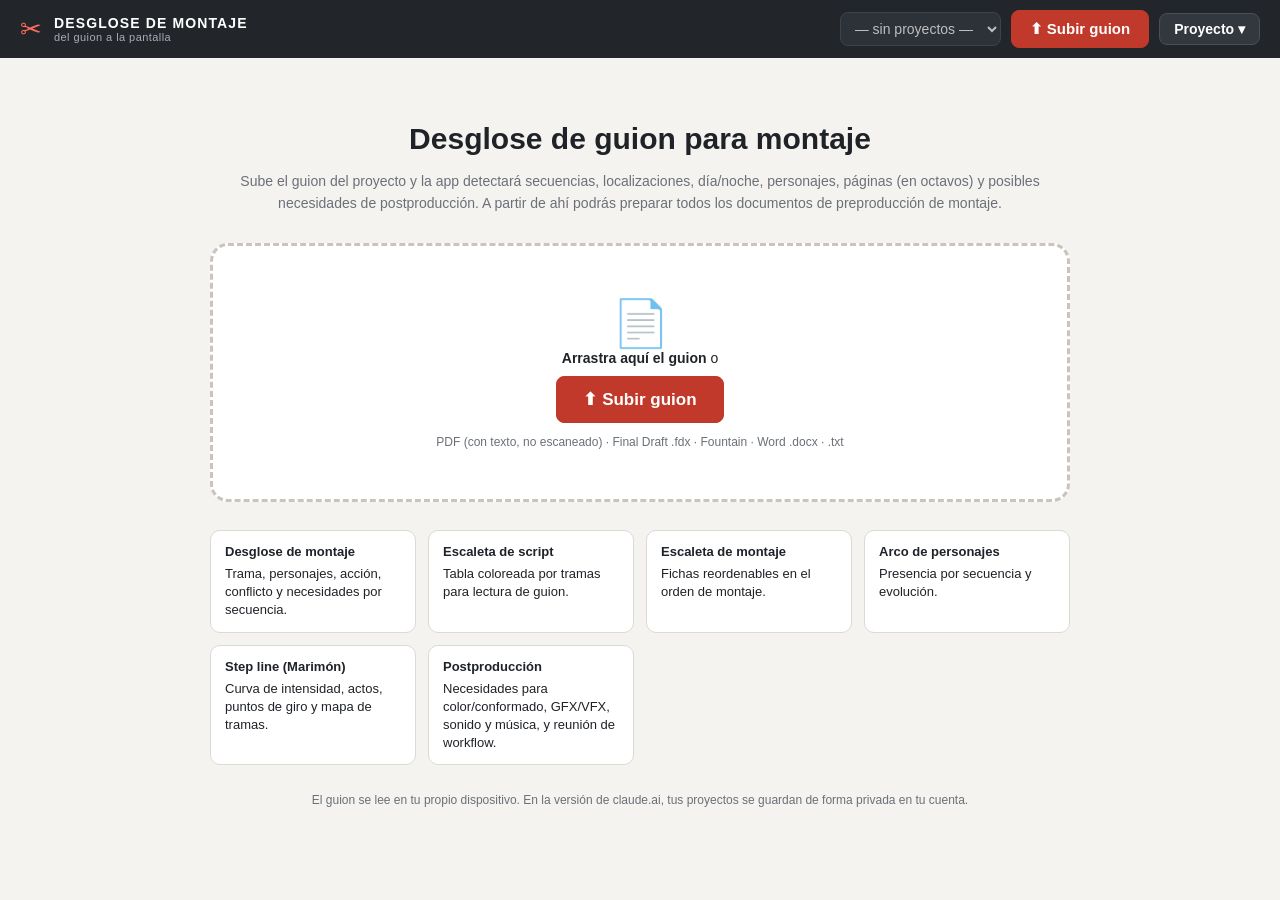
<file: index.html>
<!DOCTYPE html>
<html lang="es">
<head>
  <meta charset="utf-8">
  <meta name="viewport" content="width=device-width, initial-scale=1">
  <title>Desglose de Montaje · Guion → Pantalla</title>
  <link rel="preconnect" href="https://fonts.googleapis.com">
  <link href="https://fonts.googleapis.com/css2?family=Courier+Prime:wght@400;700&family=Oswald:wght@500;700&family=Permanent+Marker&family=JetBrains+Mono:wght@500;700&display=swap" rel="stylesheet">
  <link rel="stylesheet" href="css/styles.css">
</head>
<body>
  <header class="topbar no-print">
    <div class="brand">
      <span class="brand-mark">✂</span>
      <div>
        <div class="brand-title">DESGLOSE DE MONTAJE</div>
        <div class="brand-sub">del guion a la pantalla</div>
      </div>
    </div>
    <div class="topbar-actions">
      <select id="projectSelect" title="Proyectos guardados"></select>
      <select id="epSelect" title="Episodio" hidden></select>
      <label class="btn btn-primary btn-upload" title="PDF, Final Draft (.fdx), Fountain, Word (.docx) o texto">
        ⬆ Subir guion
        <input type="file" id="fileInput" multiple hidden>
      </label>
      <div class="menu">
        <button class="btn" id="menuBtn">Proyecto ▾</button>
        <div class="menu-list" id="menuList">
          <button data-action="projects-panel">Mis proyectos (renombrar, abrir, borrar)</button>
          <button data-action="theme-panel">🎨 Apariencia (probar estilos)</button>
          <button data-action="new-empty">Nuevo proyecto vacío</button>
          <button data-action="export-json">Guardar copia (.json)</button>
          <label class="menu-item">Abrir copia (.json)<input type="file" id="jsonInput" accept=".json" hidden></label>
          <button data-action="export-csv">Exportar escaleta (.csv)</button>
          <button data-action="print">Descargar PDF de esta pestaña</button>
          <hr>
          <button data-action="delete-project" class="danger">Borrar proyecto</button>
        </div>
      </div>
    </div>
  </header>
  <div id="themeDeco" class="no-print"></div>

  <nav class="tabs no-print" id="tabs"></nav>

  <main id="main"></main>

  <div class="modal-backdrop" id="modal" hidden>
    <div class="modal" id="modalBody"></div>
  </div>
  <div class="toast" id="toast" hidden></div>
  <div class="drop-overlay" id="dropOverlay" hidden><div>Suelta aquí el guion</div></div>

  <script src="vendor/pdf.min.js"></script>
  <script src="vendor/pdf.worker.min.js"></script>
  <script src="vendor/mammoth.browser.min.js"></script>
  <script src="js/parser.js"></script>
  <script src="js/labels.js"></script>
  <script src="js/stepline.js"></script>
  <script src="js/app.js"></script>
  <script src="js/ai.js"></script>
  <script src="js/sound.js"></script>
  <script src="js/doctor.js"></script>
  <script src="js/map.js"></script>
  <script src="js/attach.js"></script>
  <script src="js/guion.js"></script>
  <script src="js/zoomview.js"></script>
  <script src="js/theme.js"></script>
  <script src="js/pdf.js"></script>
</body>
</html>
</file>
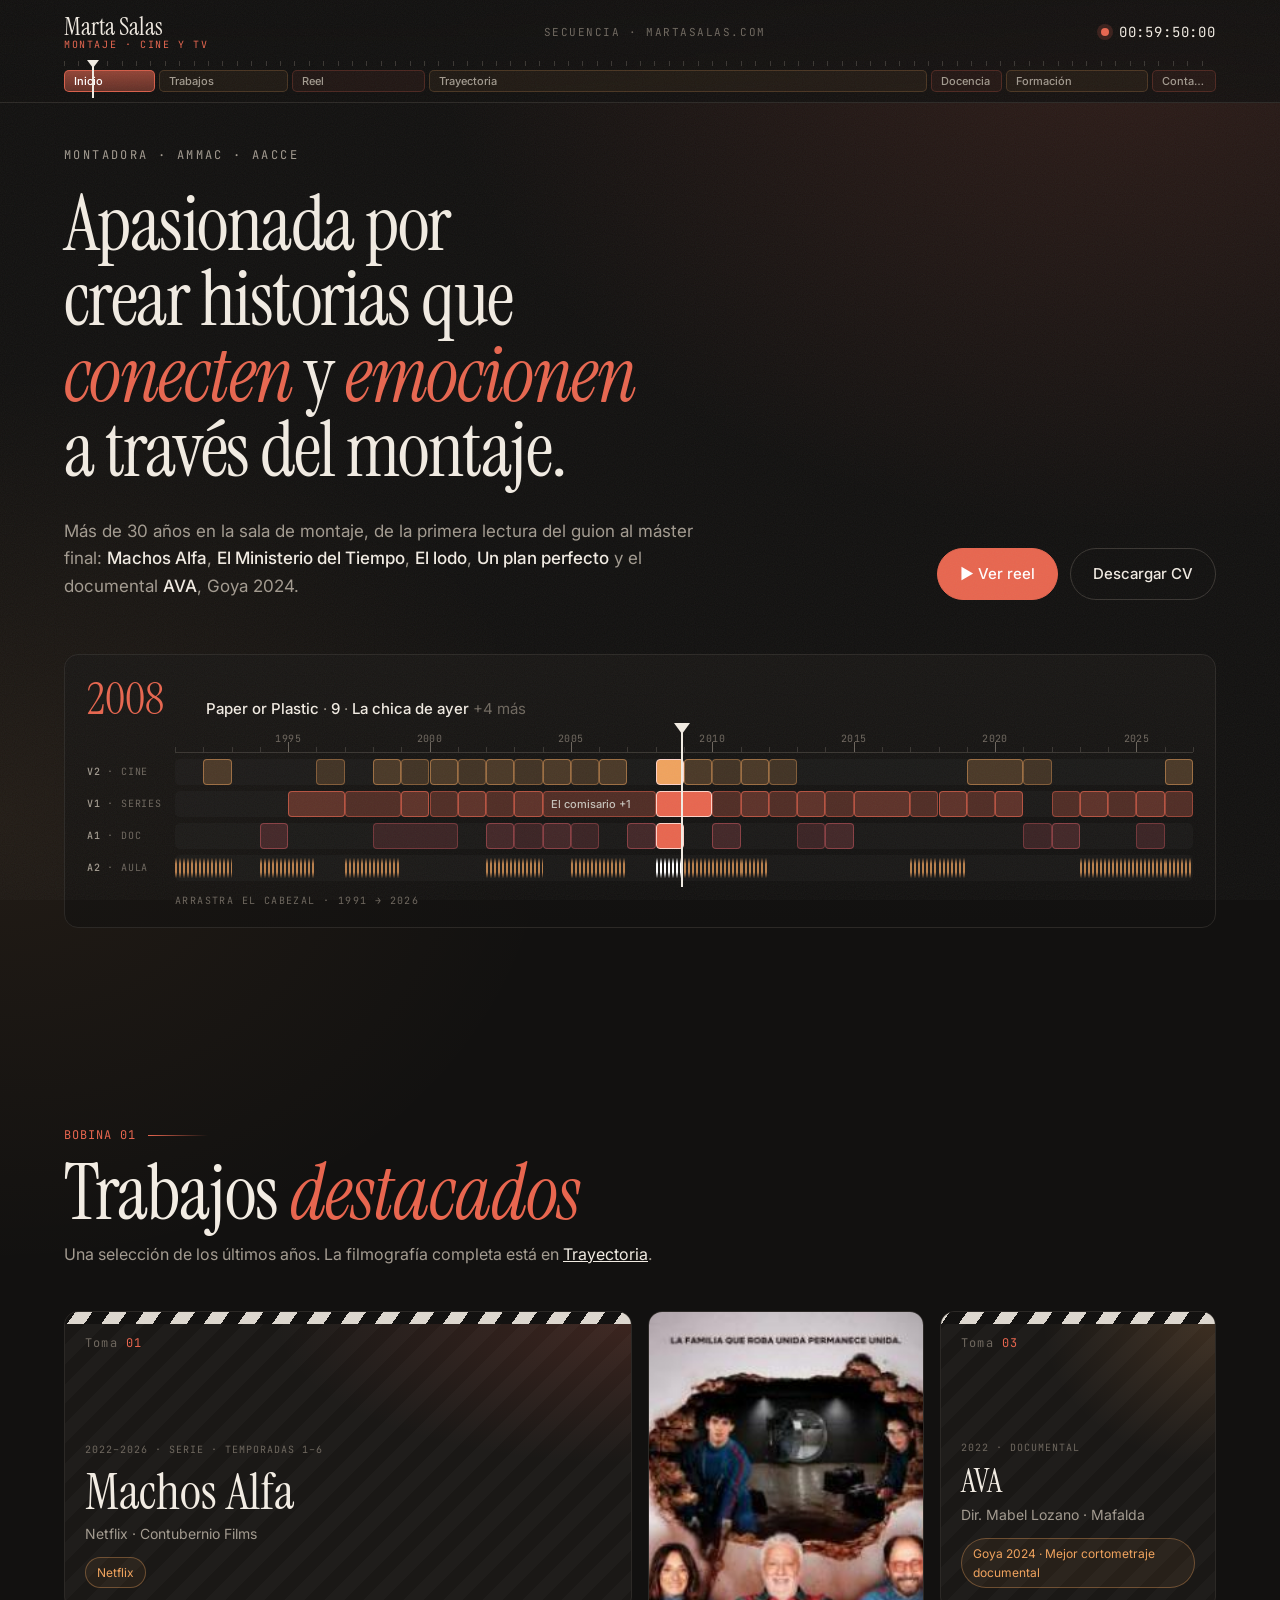
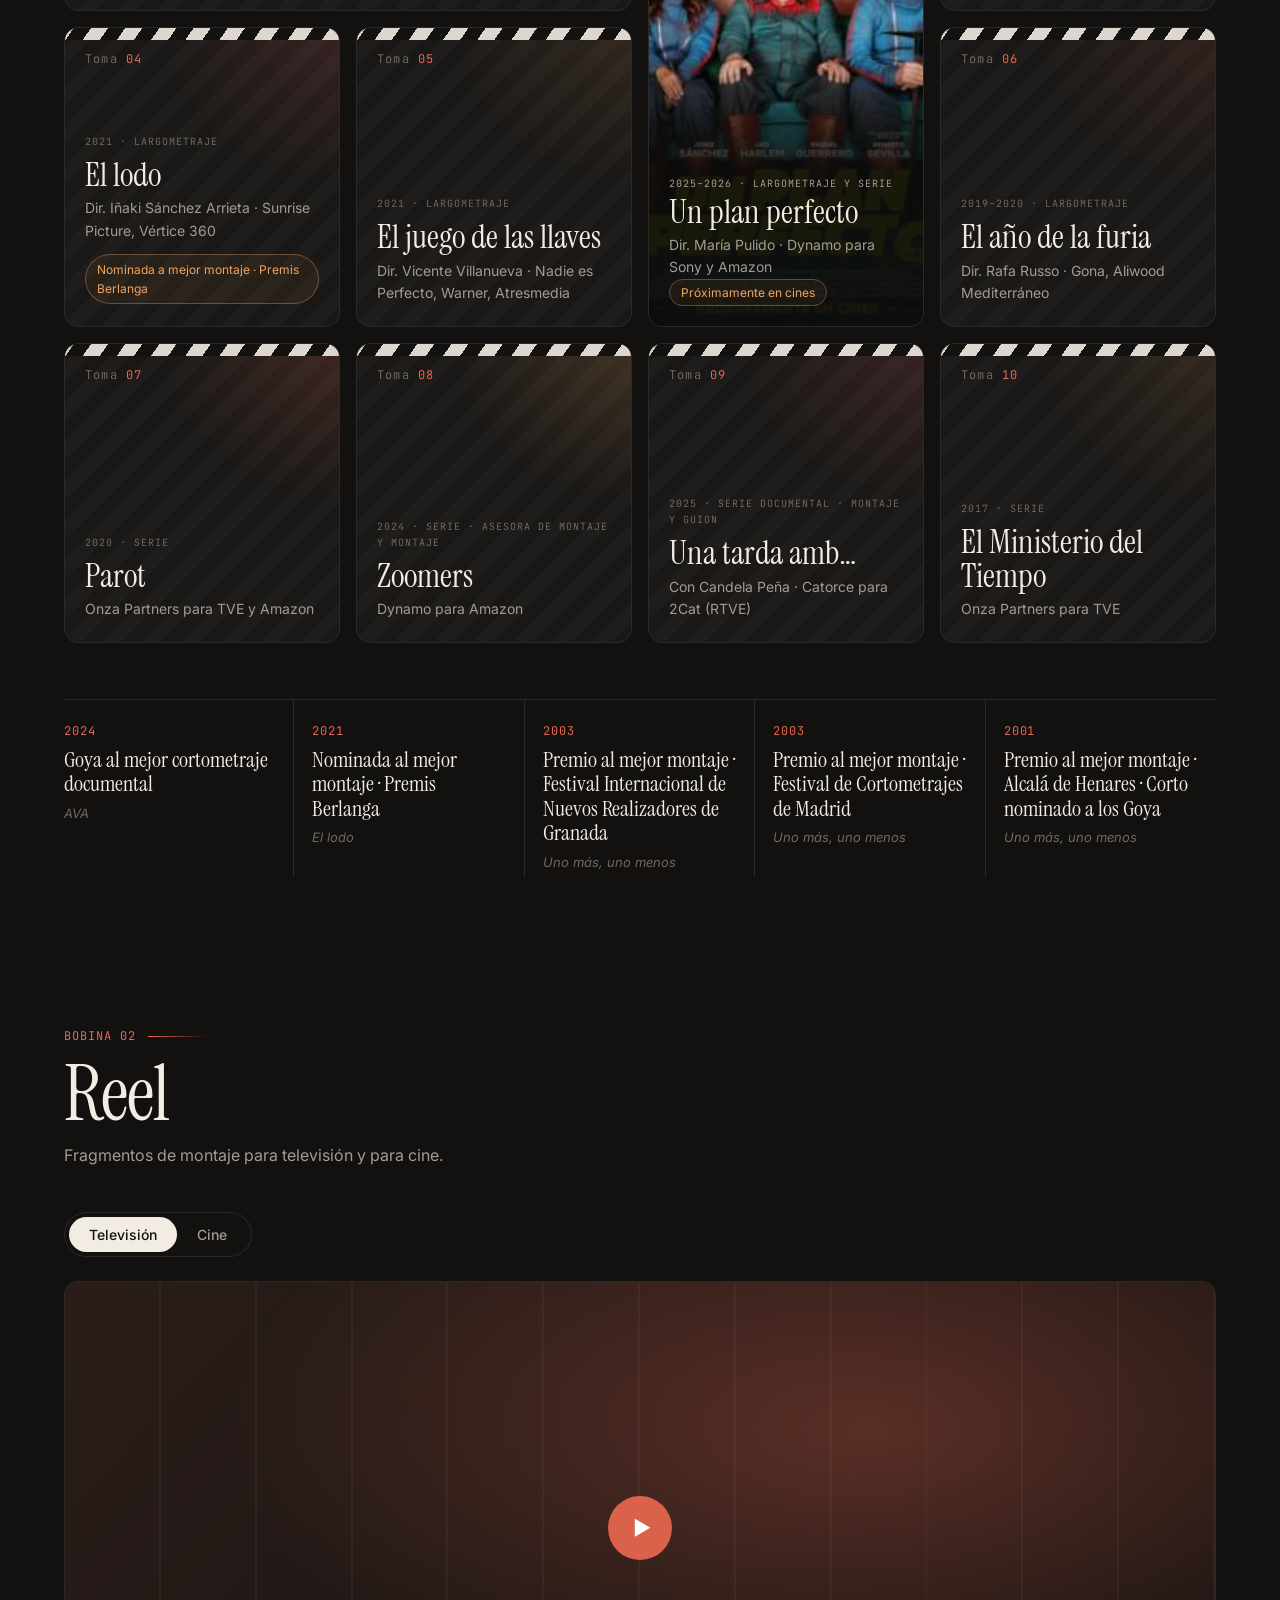
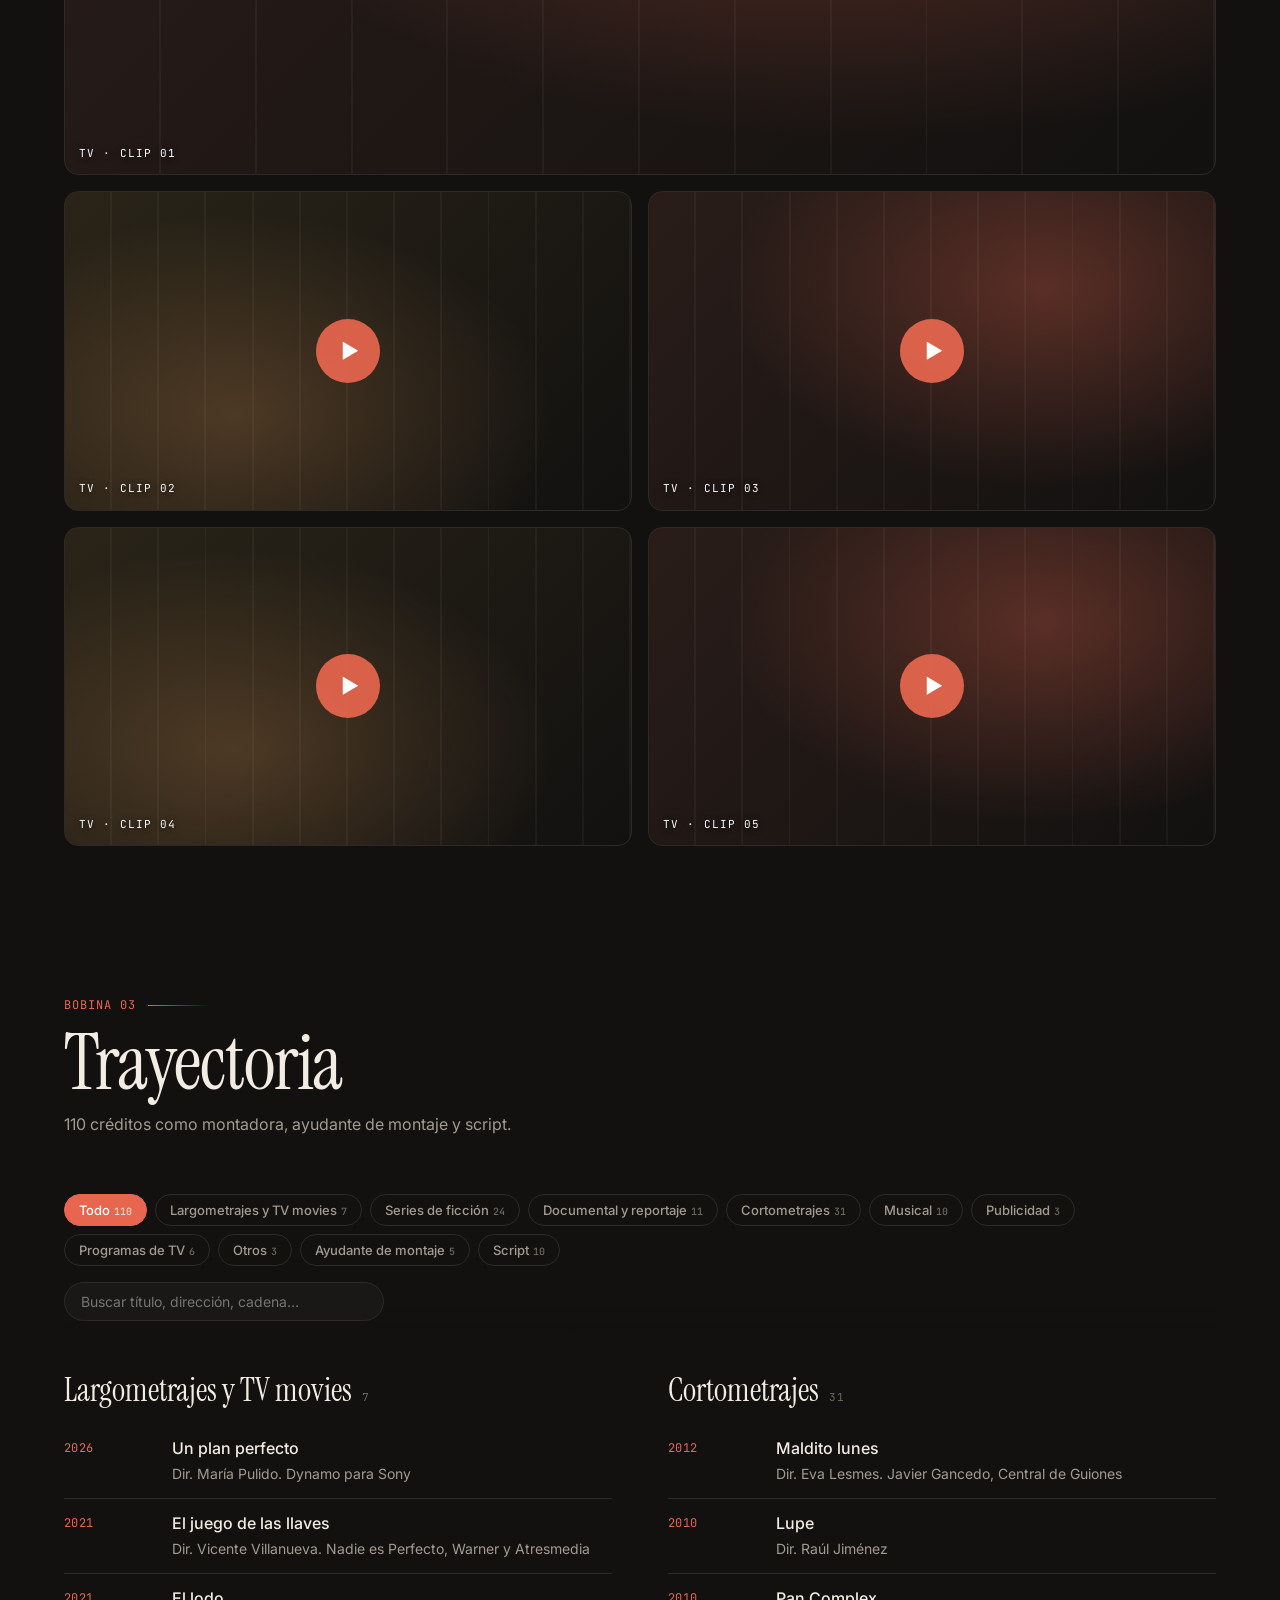
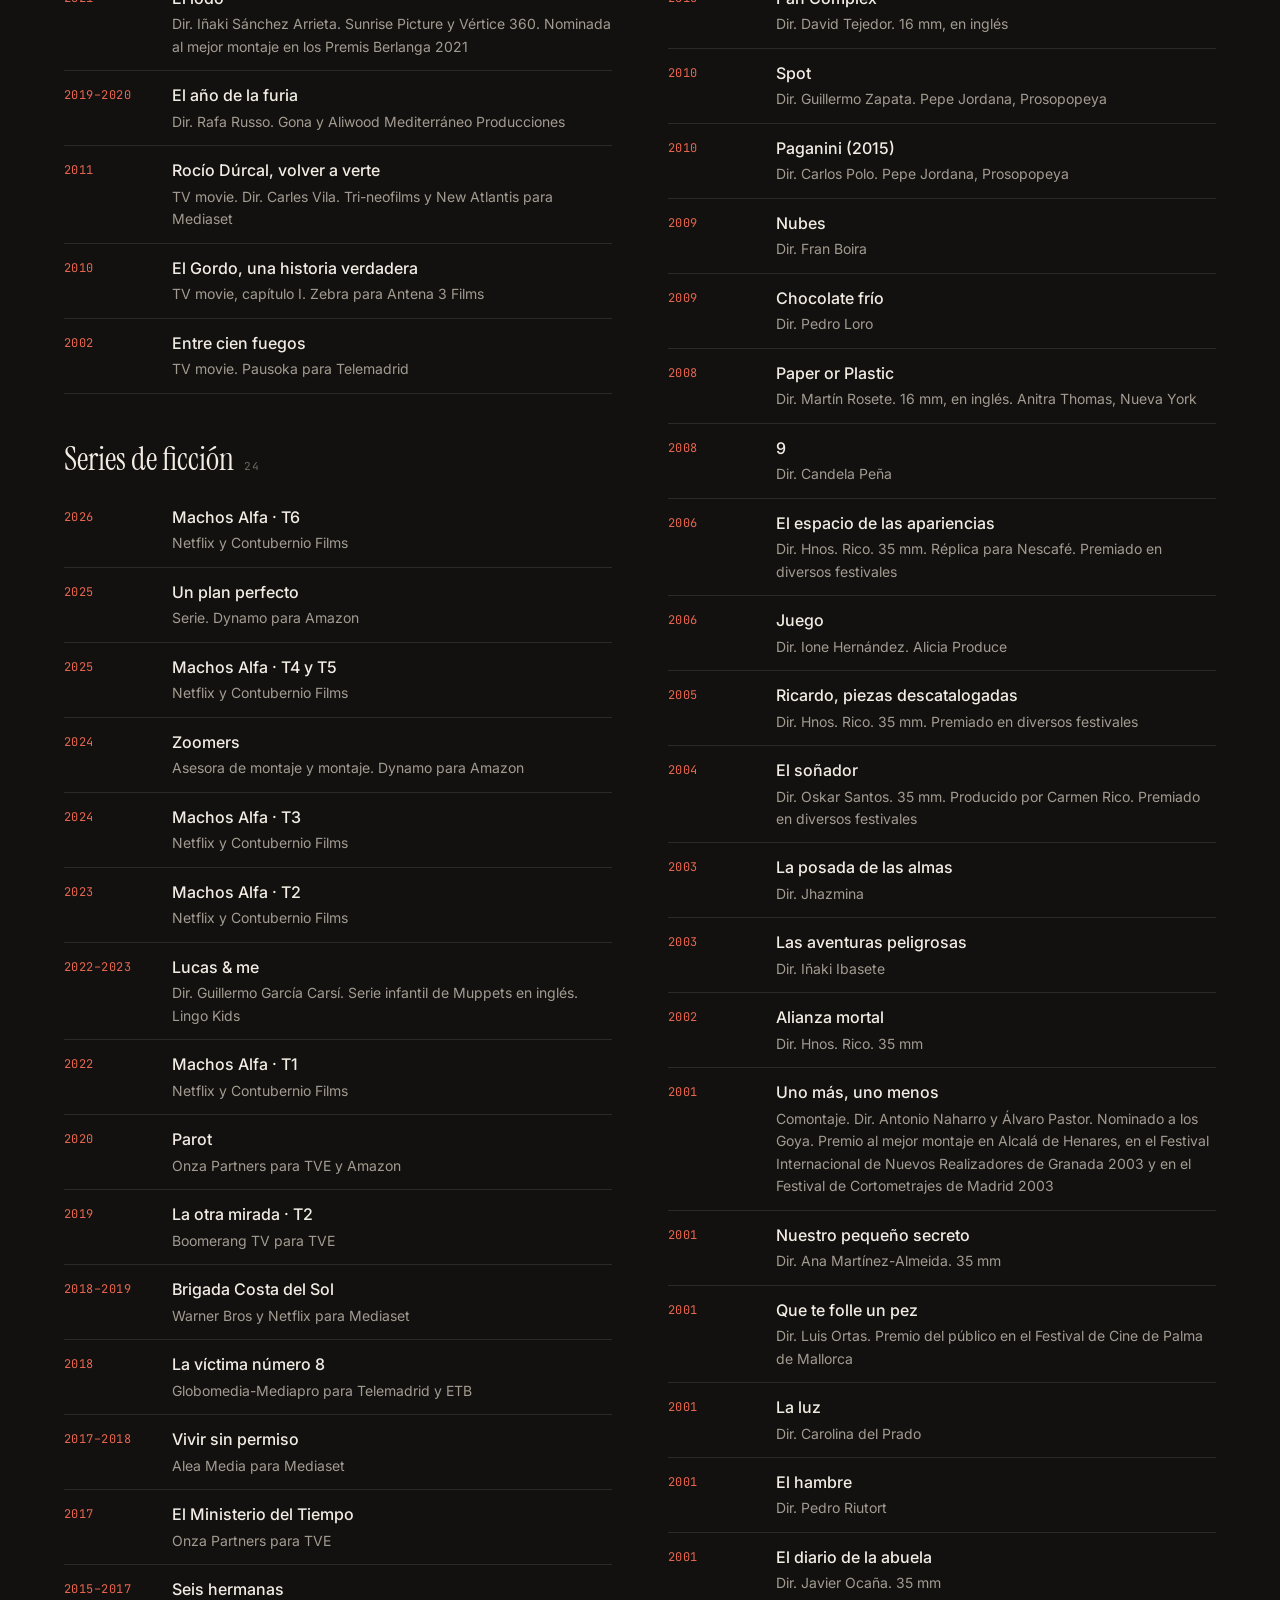
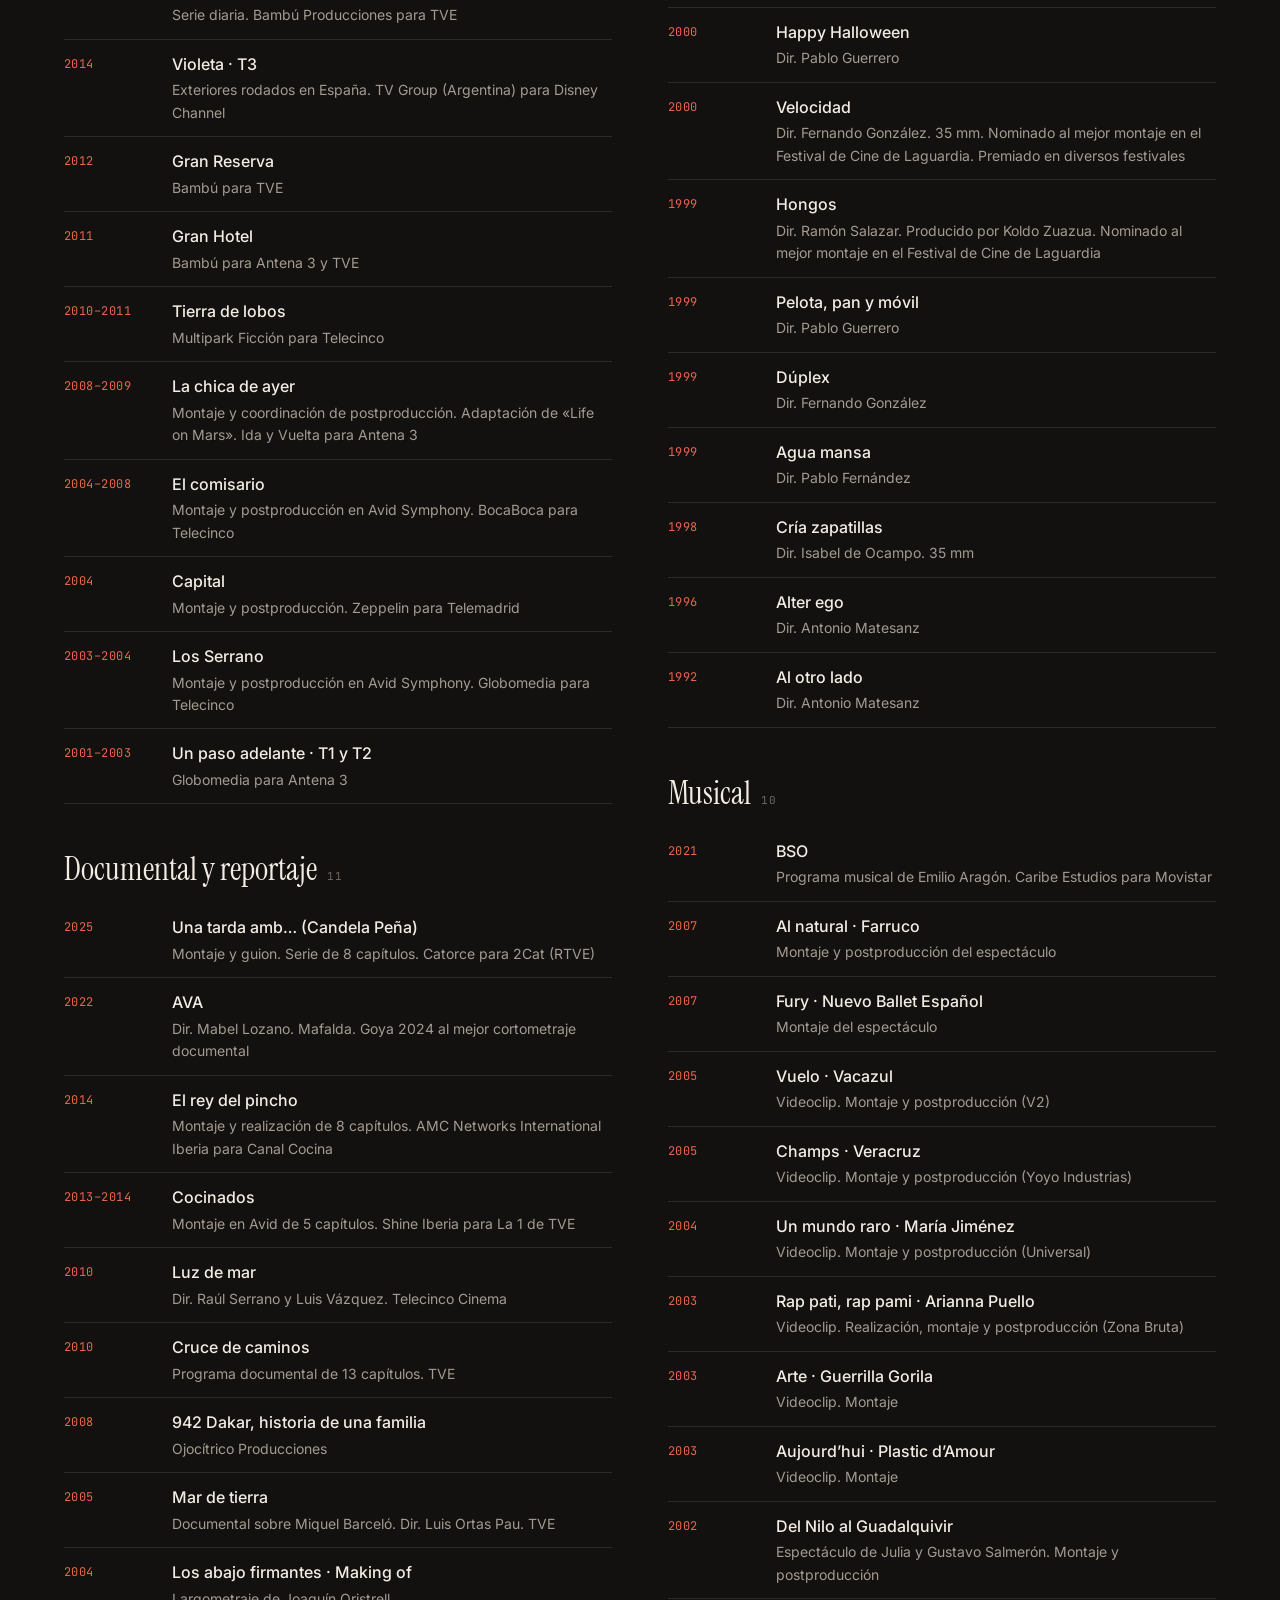
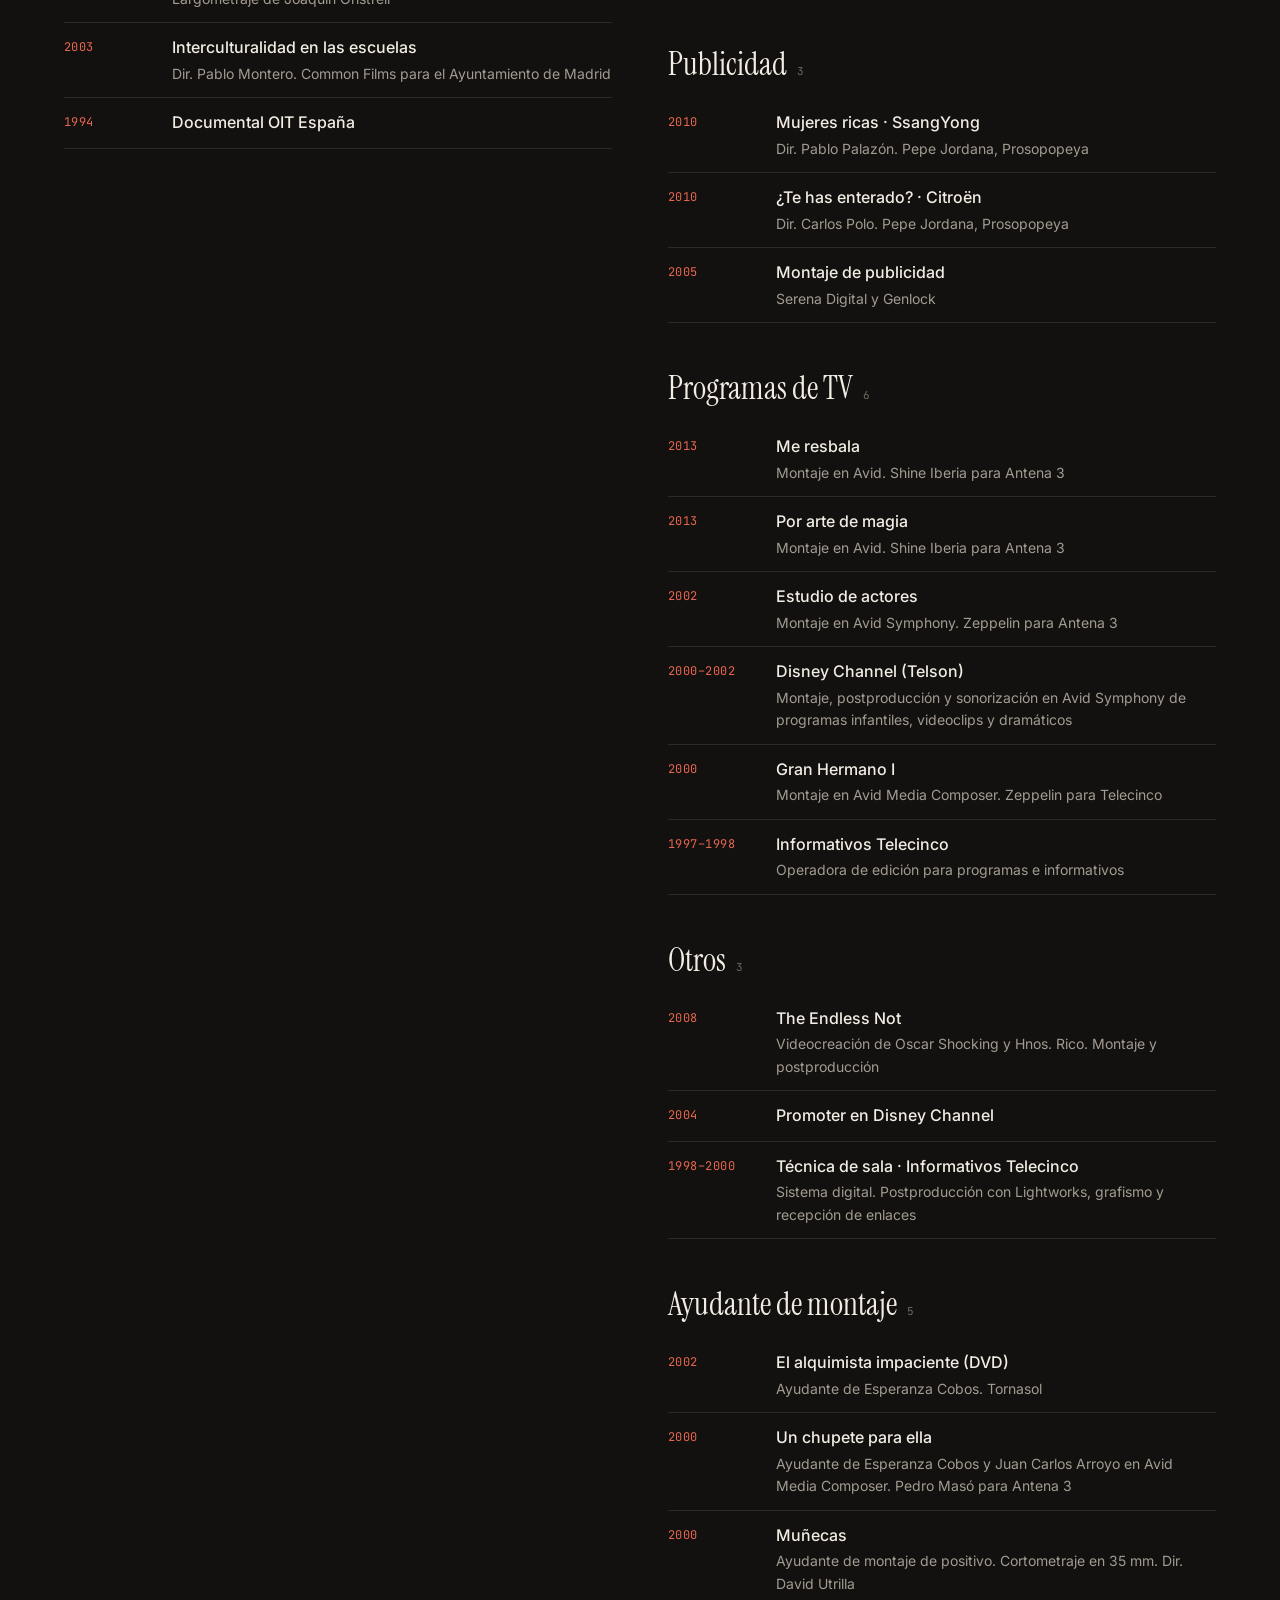
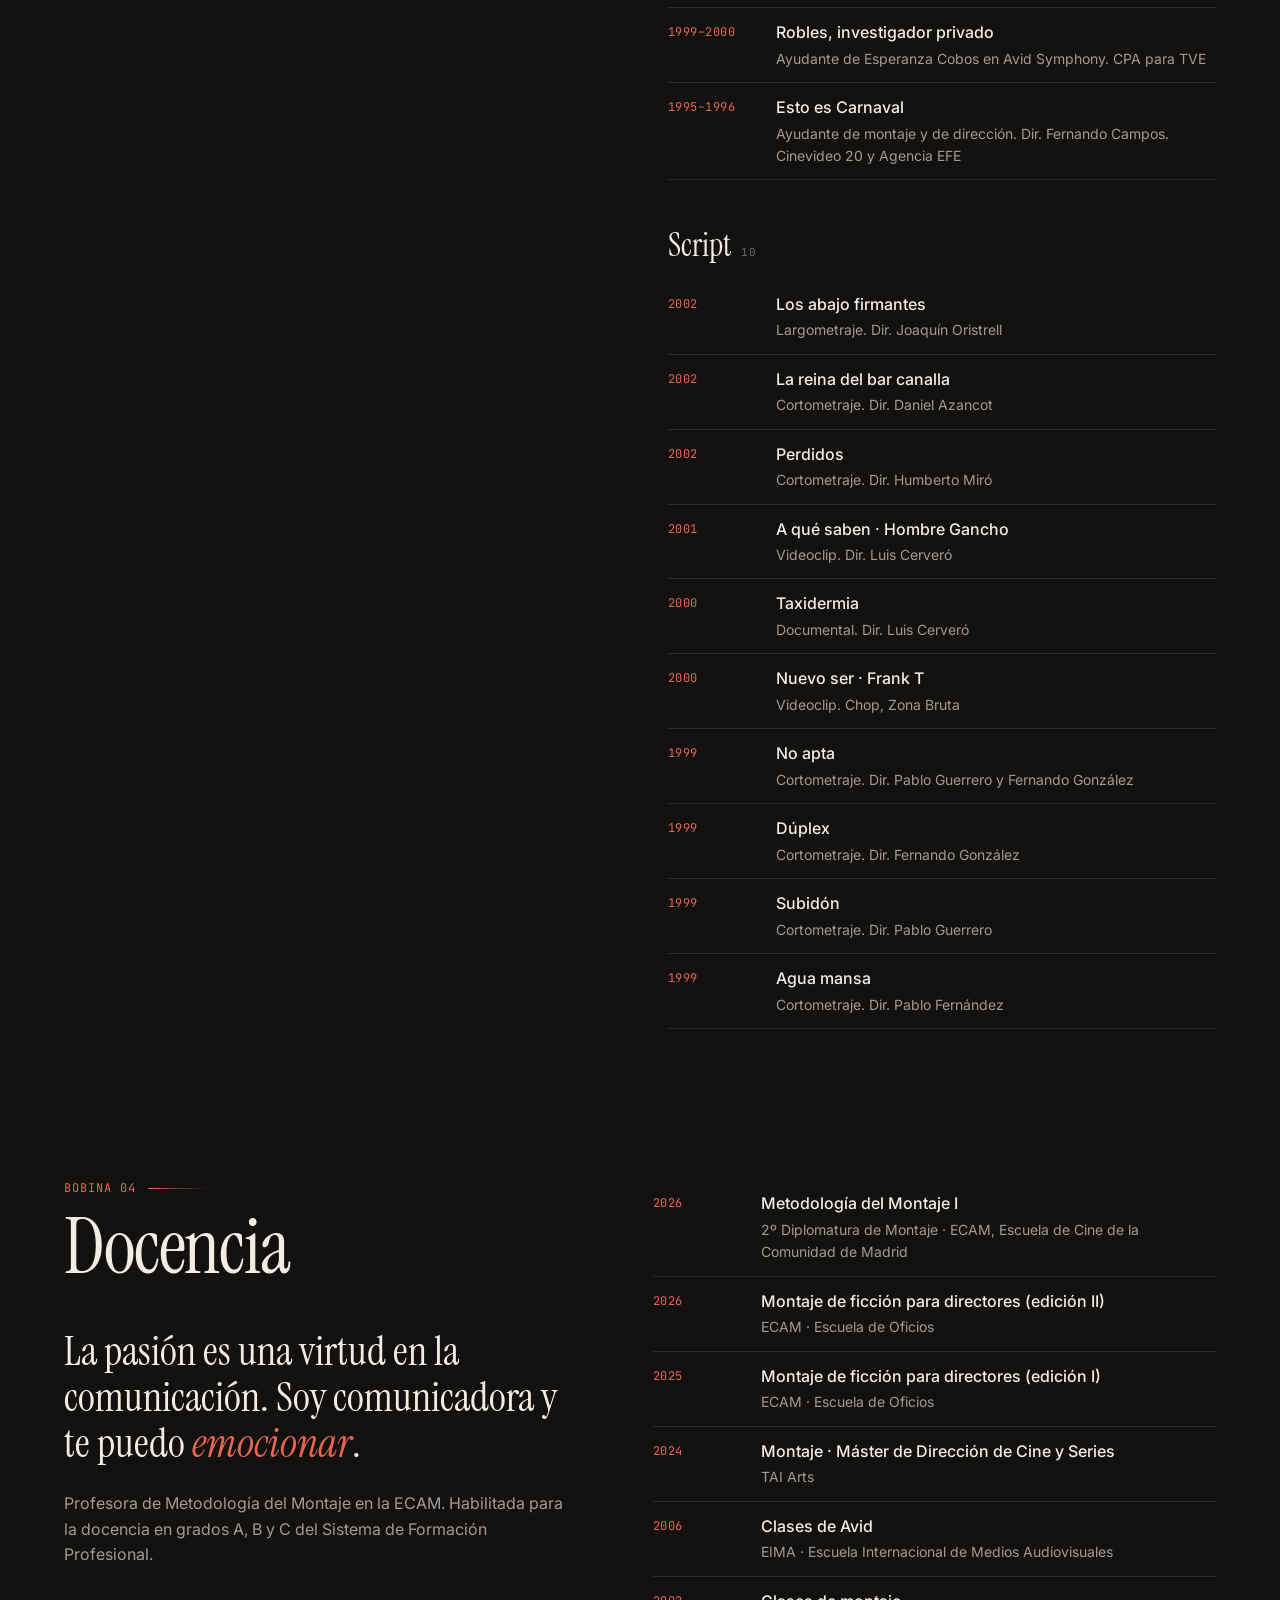
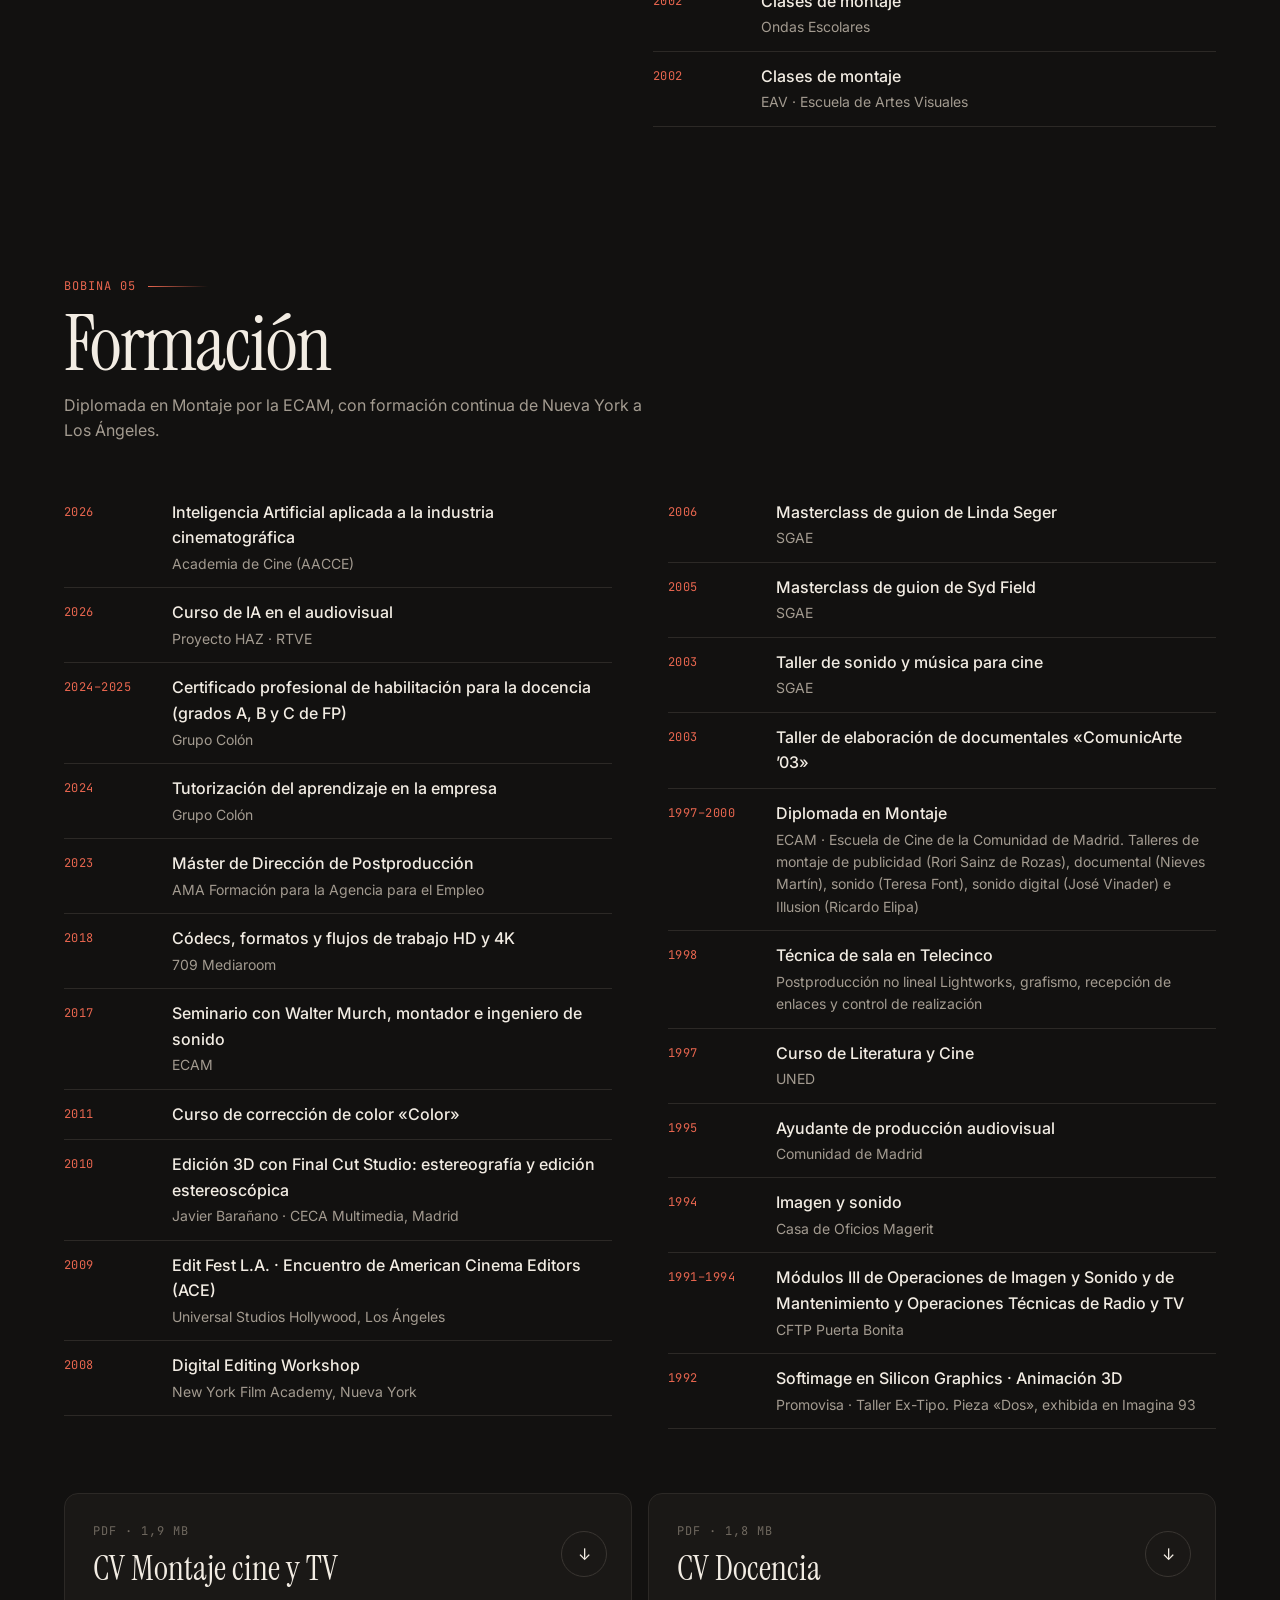
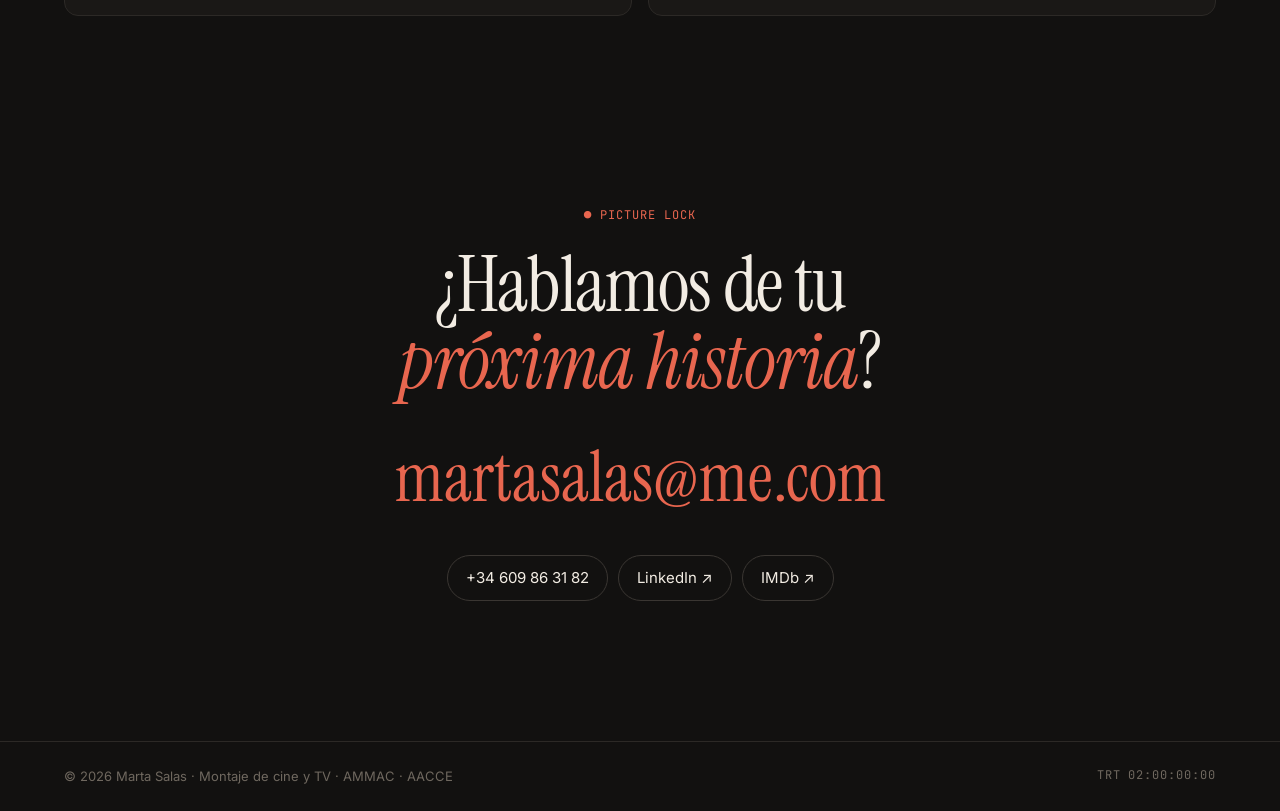
<file: web-martasalas-editorial/index.html>
<!DOCTYPE html>
<html lang="es">
<head>
  <meta charset="utf-8">
  <meta name="viewport" content="width=device-width, initial-scale=1">
  <title>Marta Salas · Montaje de cine y TV</title>
  <meta name="description" content="Marta Salas, montadora de cine y televisión (AMMAC, AACCE). Machos Alfa, Un plan perfecto, El lodo, AVA, El juego de las llaves. Más de 30 años contando historias desde la sala de montaje.">
  <meta property="og:title" content="Marta Salas · Montaje de cine y TV">
  <meta property="og:description" content="Apasionada por crear historias que conecten y emocionen a través del montaje.">
  <meta property="og:type" content="website">
  <meta name="theme-color" content="#121110">
  <link rel="icon" href="data:image/svg+xml,%3Csvg xmlns='http://www.w3.org/2000/svg' viewBox='0 0 64 64'%3E%3Crect width='64' height='64' rx='14' fill='%23121110'/%3E%3Ctext x='50%25' y='56%25' text-anchor='middle' dominant-baseline='middle' font-family='Georgia,serif' font-style='italic' font-size='34' fill='%23e8664f'%3Ems%3C/text%3E%3C/svg%3E">
  <link rel="preconnect" href="https://fonts.googleapis.com">
  <link rel="preconnect" href="https://fonts.gstatic.com" crossorigin>
  <link href="https://fonts.googleapis.com/css2?family=Instrument+Serif:ital@0;1&family=Inter:wght@300;400;500;600&family=JetBrains+Mono:wght@400;500&display=swap" rel="stylesheet">
  <link rel="stylesheet" href="css/site.css">
</head>
<body>
  <a class="skip" href="#trabajos">Saltar al contenido</a>

  <!-- Cabecera: la web es una secuencia. Cada sección es un clip; el cabezal sigue el scroll. -->
  <header class="nle" id="nle">
    <div class="nle-top">
      <a class="brand" href="#inicio"><span class="brand-name">Marta Salas</span><span class="brand-role">Montaje · Cine y TV</span></a>
      <span class="nle-label mono" id="nleLabel">Secuencia · martasalas.com</span>
      <span class="tc-wrap"><span class="rec" aria-hidden="true"></span><span class="tc mono" id="tc">00:59:50:00</span></span>
    </div>
    <nav class="nle-track" id="nleTrack" aria-label="Secciones">
      <a href="#inicio" data-c="0">Inicio</a>
      <a href="#trabajos" data-c="1">Trabajos</a>
      <a href="#reel" data-c="2">Reel</a>
      <a href="#trayectoria" data-c="3">Trayectoria</a>
      <a href="#docencia" data-c="4">Docencia</a>
      <a href="#formacion" data-c="5">Formación</a>
      <a href="#contacto" data-c="6">Contacto</a>
      <span class="nle-head" id="nleHead" aria-hidden="true"></span>
    </nav>
  </header>

  <main>
    <!-- INICIO -->
    <section class="hero" id="inicio">
      <div class="wrap">
        <p class="eyebrow mono">Montadora · AMMAC · AACCE</p>
        <h1 class="hero-title">Apasionada por crear historias que <em>conecten</em> y <em>emocionen</em> a través del montaje.</h1>
        <div class="hero-foot">
          <p class="hero-lede">Más de 30 años en la sala de montaje, de la primera lectura del guion al máster final: <strong>Machos Alfa</strong>, <strong>El Ministerio del Tiempo</strong>, <strong>El lodo</strong>, <strong>Un plan perfecto</strong> y el documental <strong>AVA</strong>, Goya 2024.</p>
          <div class="hero-actions">
            <a class="btn btn-primary" href="#reel">▶ Ver reel</a>
            <a class="btn" href="#cv">Descargar CV</a>
          </div>
        </div>

        <!-- La carrera como una línea de tiempo de montaje: arrastra el cabezal -->
        <div class="career" id="career">
          <div class="career-read" aria-live="polite">
            <span class="career-year" id="careerYear">2026</span>
            <span class="career-now" id="careerNow"></span>
          </div>
          <div class="career-grid">
            <div class="career-labels mono" id="careerLabels"></div>
            <div class="career-stage" id="careerStage">
              <div class="ruler mono" id="careerRuler"></div>
              <div class="career-tracks" id="careerTracks"></div>
              <div class="career-head" id="careerHead" role="slider" tabindex="0" aria-label="Año en la línea de tiempo" aria-valuemin="1991" aria-valuemax="2026" aria-valuenow="2026"></div>
            </div>
          </div>
          <p class="career-hint mono">Arrastra el cabezal · 1991 → 2026</p>
        </div>
      </div>
    </section>

    <!-- TRABAJOS -->
    <section class="section" id="trabajos" data-tc="01:00:00:00">
      <div class="wrap">
        <header class="section-head">
          <span class="mono tcode">Bobina 01</span>
          <h2>Trabajos <em>destacados</em></h2>
          <p>Una selección de los últimos años. La filmografía completa está en <a href="#trayectoria">Trayectoria</a>.</p>
        </header>
        <div class="works" id="works"></div>
        <div class="awards" id="awards"></div>
      </div>
    </section>

    <!-- REEL -->
    <section class="section" id="reel" data-tc="01:14:12:08">
      <div class="wrap">
        <header class="section-head">
          <span class="mono tcode">Bobina 02</span>
          <h2>Reel</h2>
          <p>Fragmentos de montaje para televisión y para cine.</p>
        </header>
        <div class="tabs" role="tablist">
          <button role="tab" class="tab is-active" aria-selected="true" data-reel="tv">Televisión</button>
          <button role="tab" class="tab" aria-selected="false" data-reel="cine">Cine</button>
        </div>
        <div class="reel-grid" id="reelGrid"></div>
      </div>
    </section>

    <!-- TRAYECTORIA -->
    <section class="section" id="trayectoria" data-tc="01:27:40:16">
      <div class="wrap">
        <header class="section-head">
          <span class="mono tcode">Bobina 03</span>
          <h2>Trayectoria</h2>
          <p><span id="totalCredits">110</span> créditos como montadora, ayudante de montaje y script.</p>
        </header>
        <div class="filters">
          <div class="chips" id="chips"></div>
          <label class="search">
            <span class="sr">Buscar en la filmografía</span>
            <input type="search" id="q" placeholder="Buscar título, dirección, cadena…">
          </label>
        </div>
        <div class="credits" id="credits"></div>
        <p class="empty" id="empty" hidden>No hay resultados para esa búsqueda.</p>
      </div>
    </section>

    <!-- DOCENCIA -->
    <section class="section" id="docencia" data-tc="01:43:05:21">
      <div class="wrap split">
        <div>
          <header class="section-head">
            <span class="mono tcode">Bobina 04</span>
            <h2>Docencia</h2>
          </header>
          <blockquote class="quote">La pasión es una virtud en la comunicación. Soy comunicadora y te puedo <em>emocionar</em>.</blockquote>
          <p class="muted">Profesora de Metodología del Montaje en la ECAM. Habilitada para la docencia en grados A, B y C del Sistema de Formación Profesional.</p>
        </div>
        <ol class="list" id="teaching"></ol>
      </div>
    </section>

    <!-- FORMACIÓN -->
    <section class="section" id="formacion" data-tc="01:58:30:00">
      <div class="wrap">
        <header class="section-head">
          <span class="mono tcode">Bobina 05</span>
          <h2>Formación</h2>
          <p>Diplomada en Montaje por la ECAM, con formación continua de Nueva York a Los Ángeles.</p>
        </header>
        <ol class="list list-cols" id="training"></ol>
        <div class="cv-cards" id="cv">
          <a class="cv-card" href="assets/marta-salas-cv-montaje.pdf" download>
            <span class="mono dim">PDF · 1,9 MB</span><strong>CV Montaje cine y TV</strong><span class="arrow">↓</span>
          </a>
          <a class="cv-card" href="assets/marta-salas-cv-docencia.pdf" download>
            <span class="mono dim">PDF · 1,8 MB</span><strong>CV Docencia</strong><span class="arrow">↓</span>
          </a>
        </div>
      </div>
    </section>

    <!-- CONTACTO -->
    <section class="contact" id="contacto" data-tc="02:00:00:00">
      <div class="wrap">
        <span class="mono tcode">● Picture lock</span>
        <h2>¿Hablamos de tu <em>próxima historia</em>?</h2>
        <a class="contact-mail" href="mailto:martasalas@me.com">martasalas@me.com</a>
        <div class="contact-links">
          <a href="tel:+34609863182">+34 609 86 31 82</a>
          <a href="https://www.linkedin.com/in/marta-salas-ammac-aacce-1b5954b" target="_blank" rel="noopener">LinkedIn ↗</a>
          <a href="https://www.imdb.com/name/nm1786185/" target="_blank" rel="noopener">IMDb ↗</a>
        </div>
      </div>
      <footer class="footer">
        <span>© <span id="year">2026</span> Marta Salas · Montaje de cine y TV · AMMAC · AACCE</span>
        <span class="mono">TRT 02:00:00:00</span>
      </footer>
    </section>
  </main>

  <div class="lightbox" id="lightbox" hidden>
    <button class="lightbox-close" id="lbClose" aria-label="Cerrar vídeo">×</button>
    <div class="lightbox-frame" id="lbFrame"></div>
  </div>

  <script src="js/data.js"></script>
  <script src="js/site.js"></script>
</body>
</html>
</file>
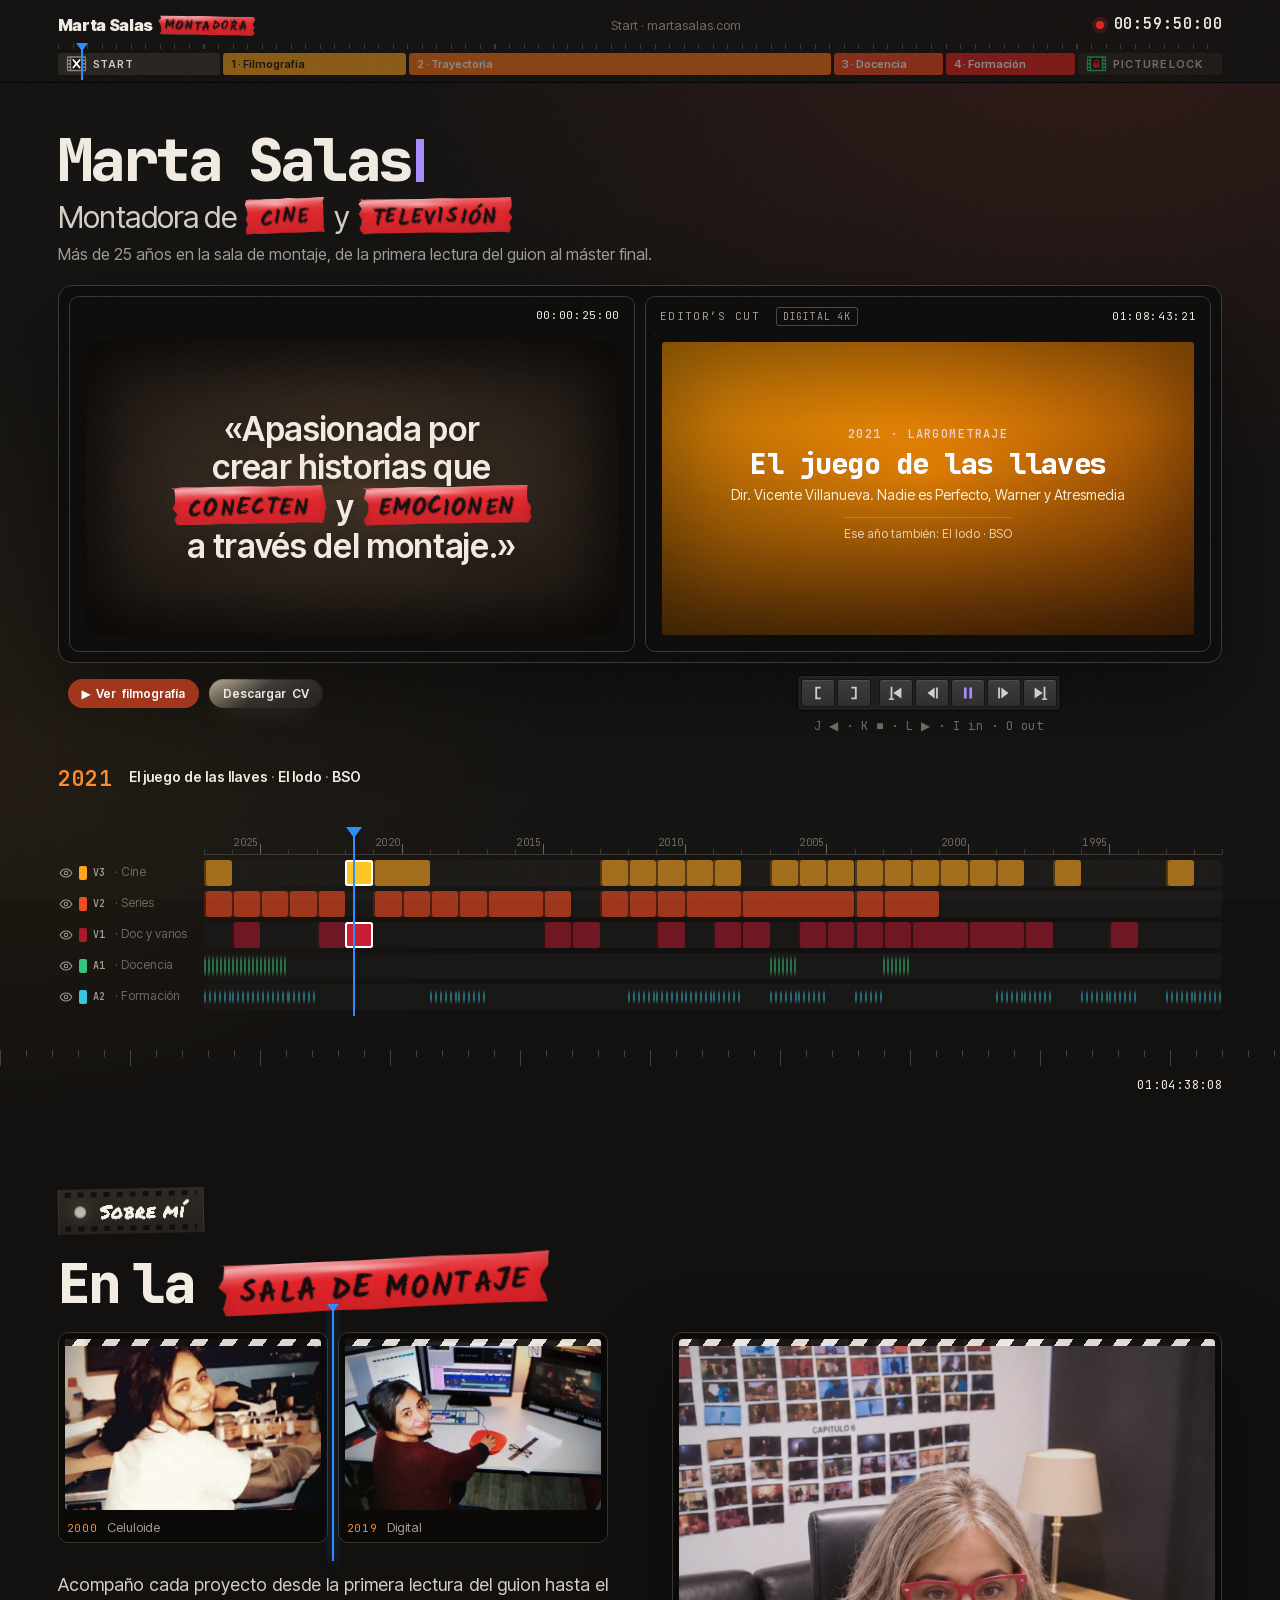
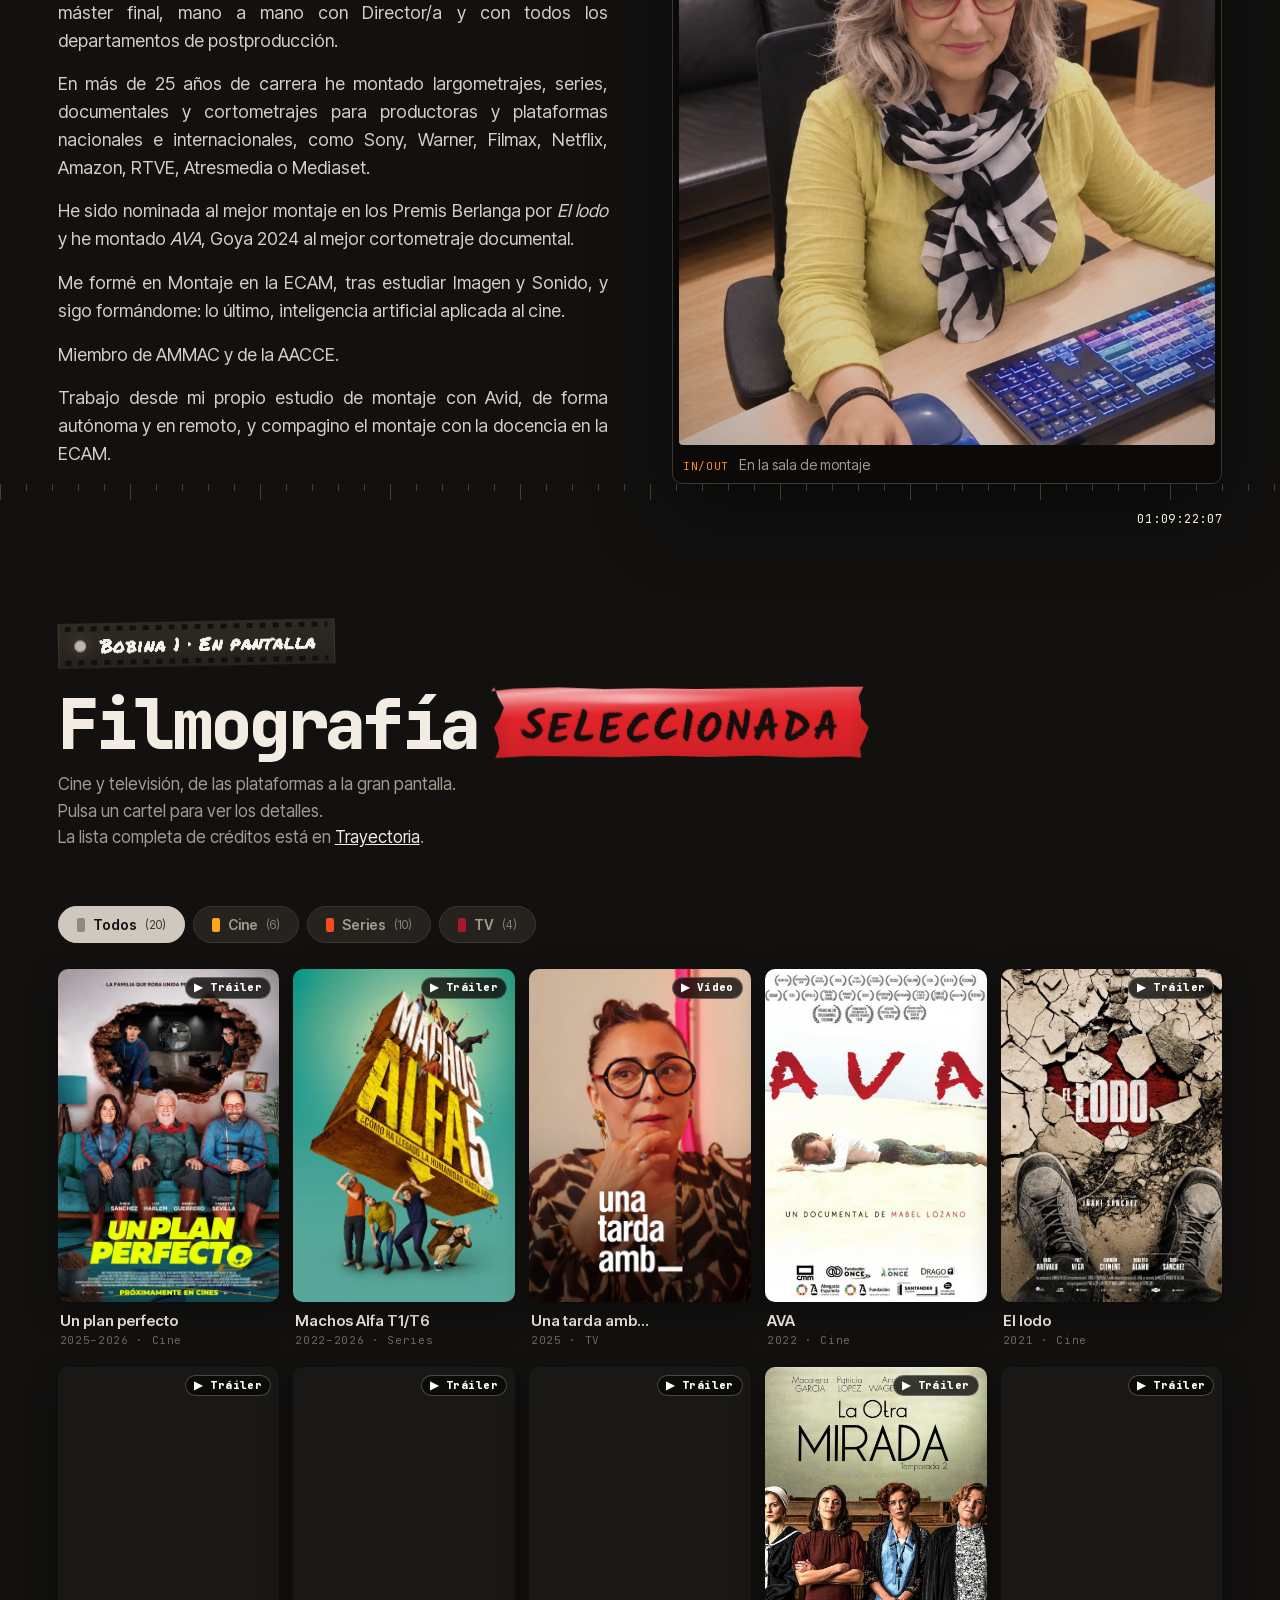
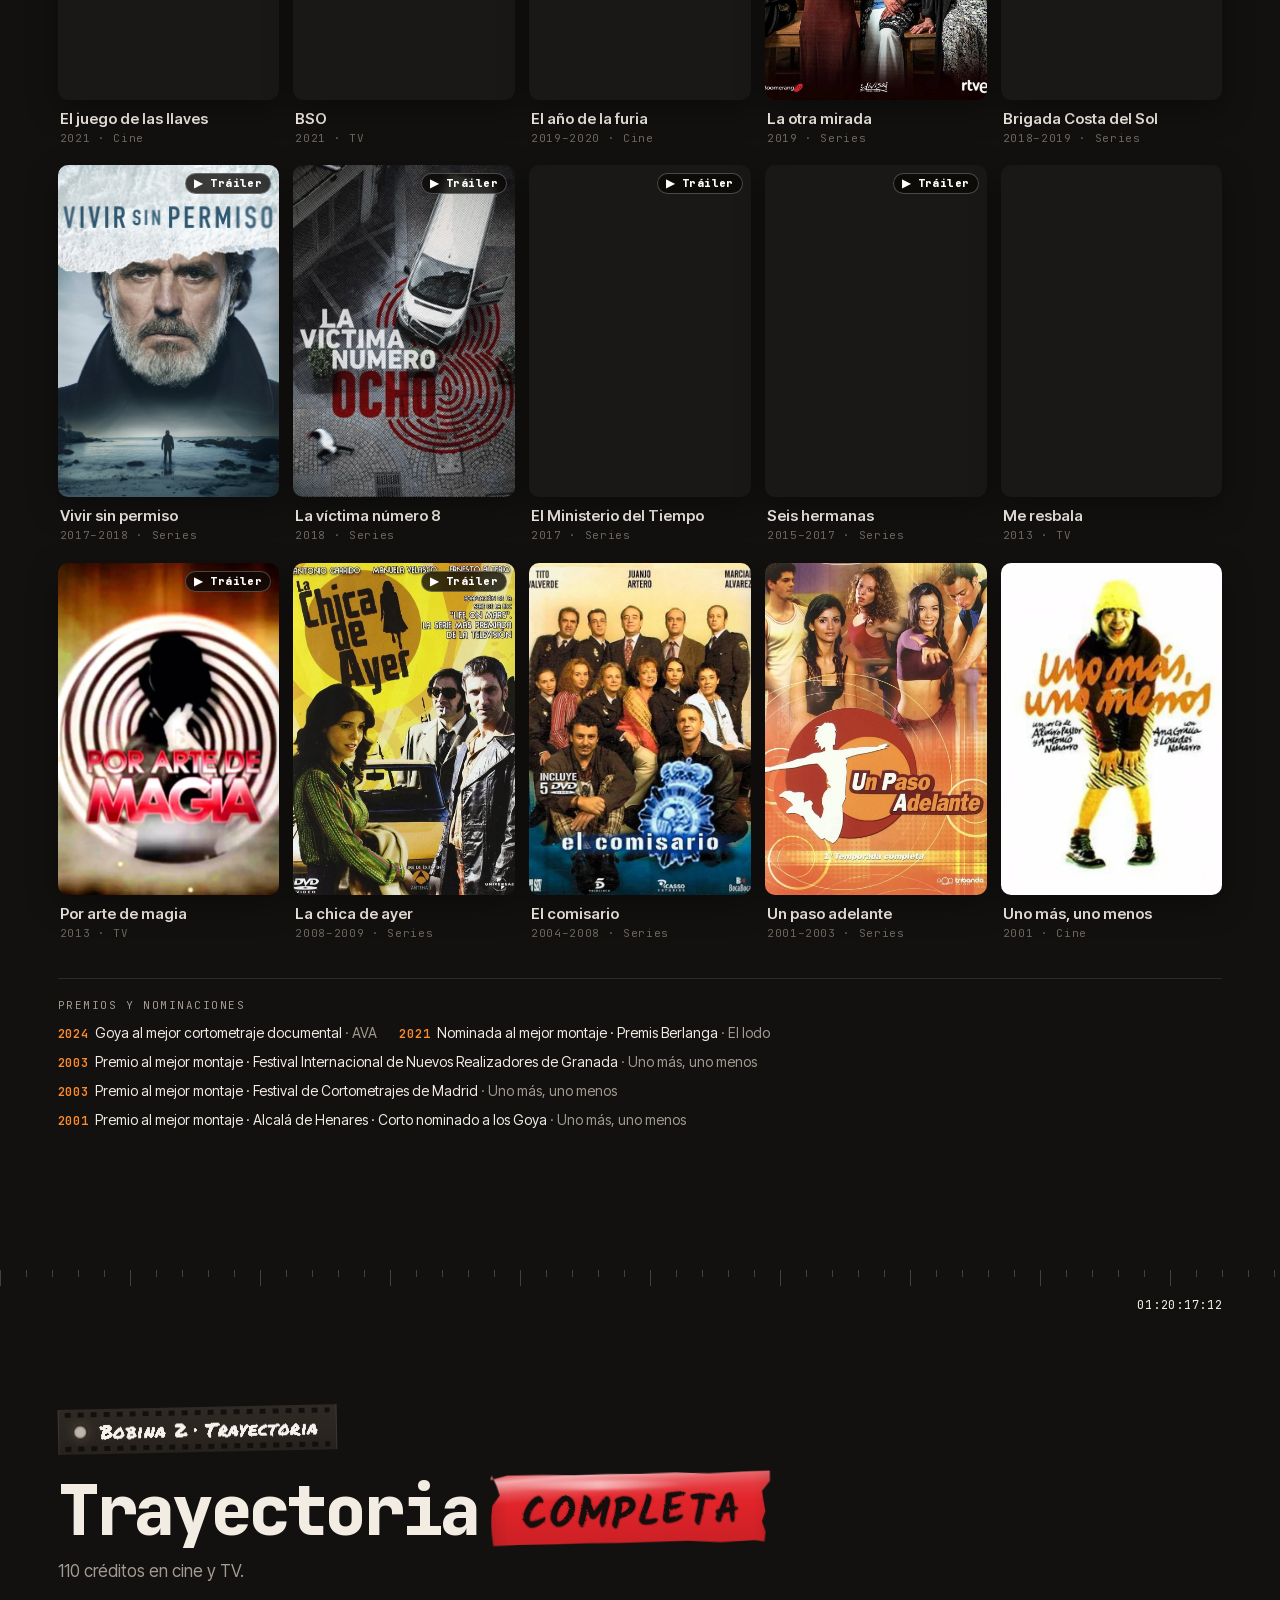
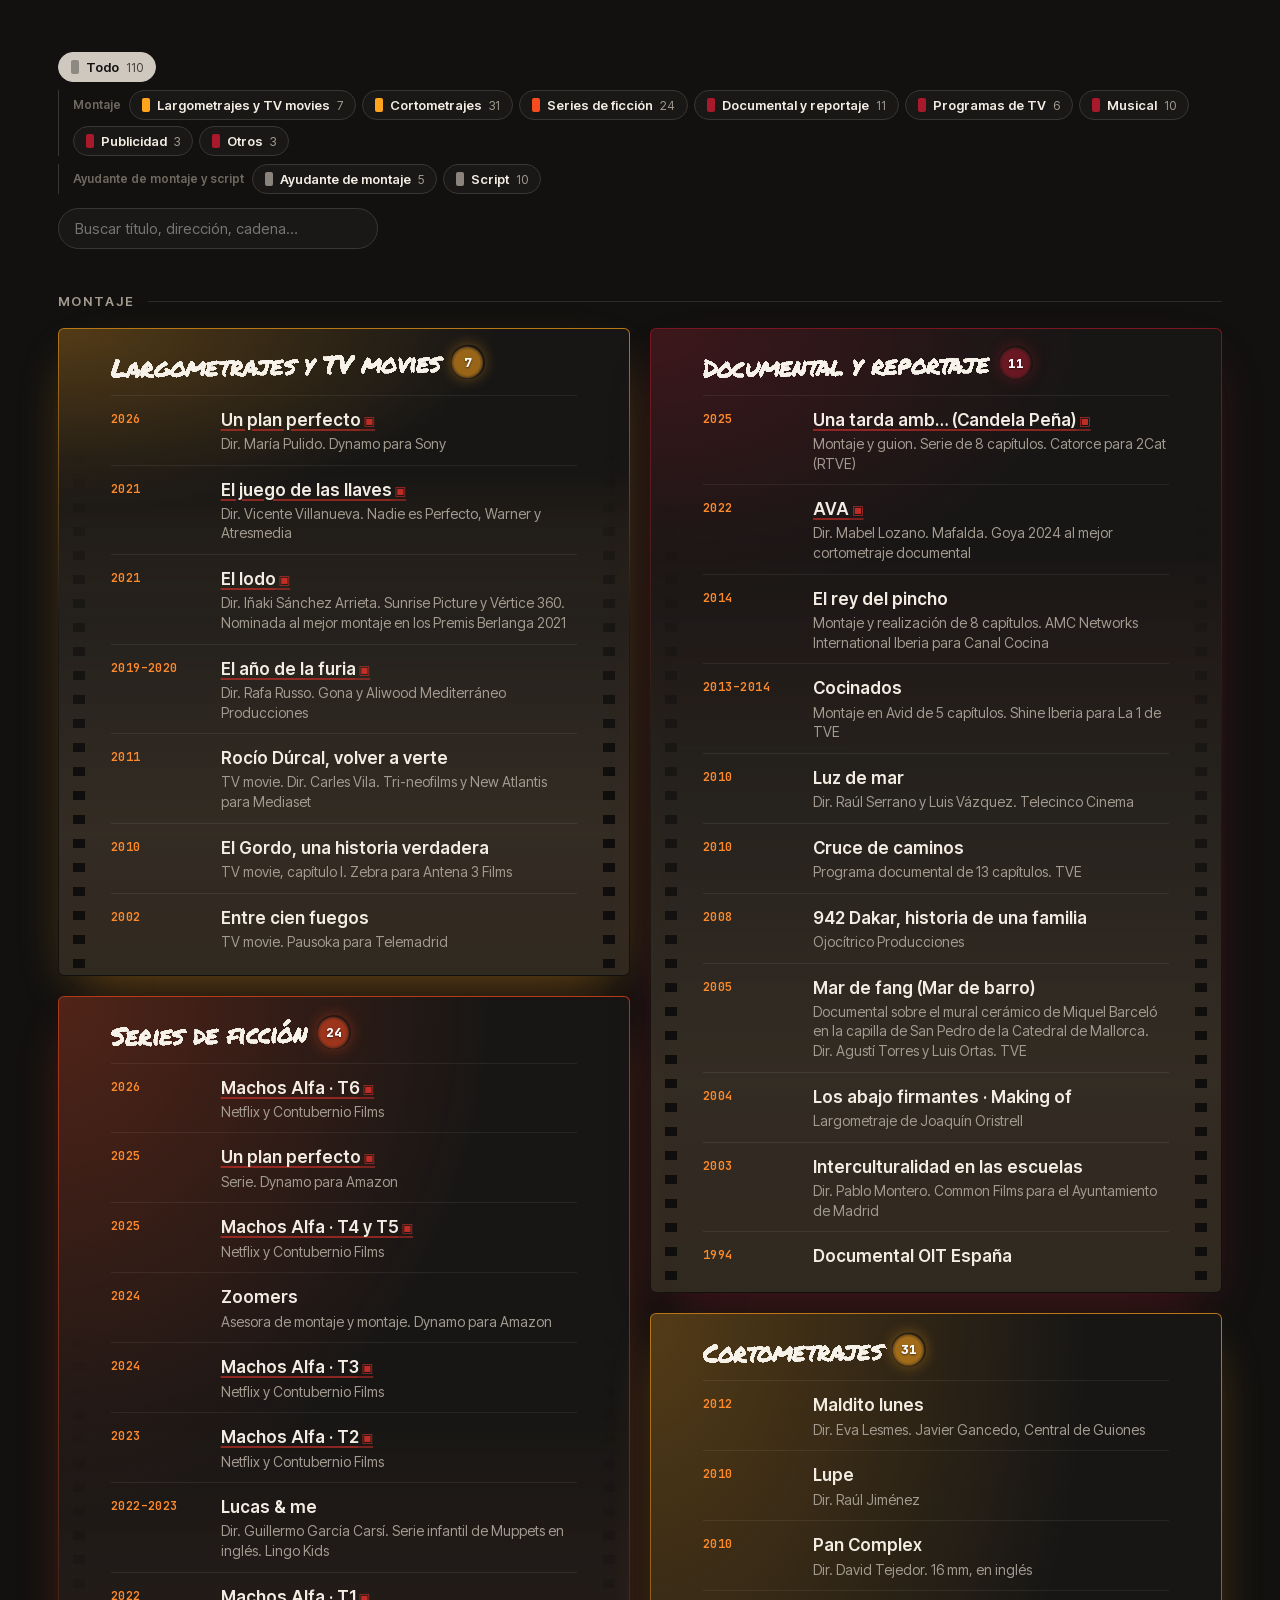
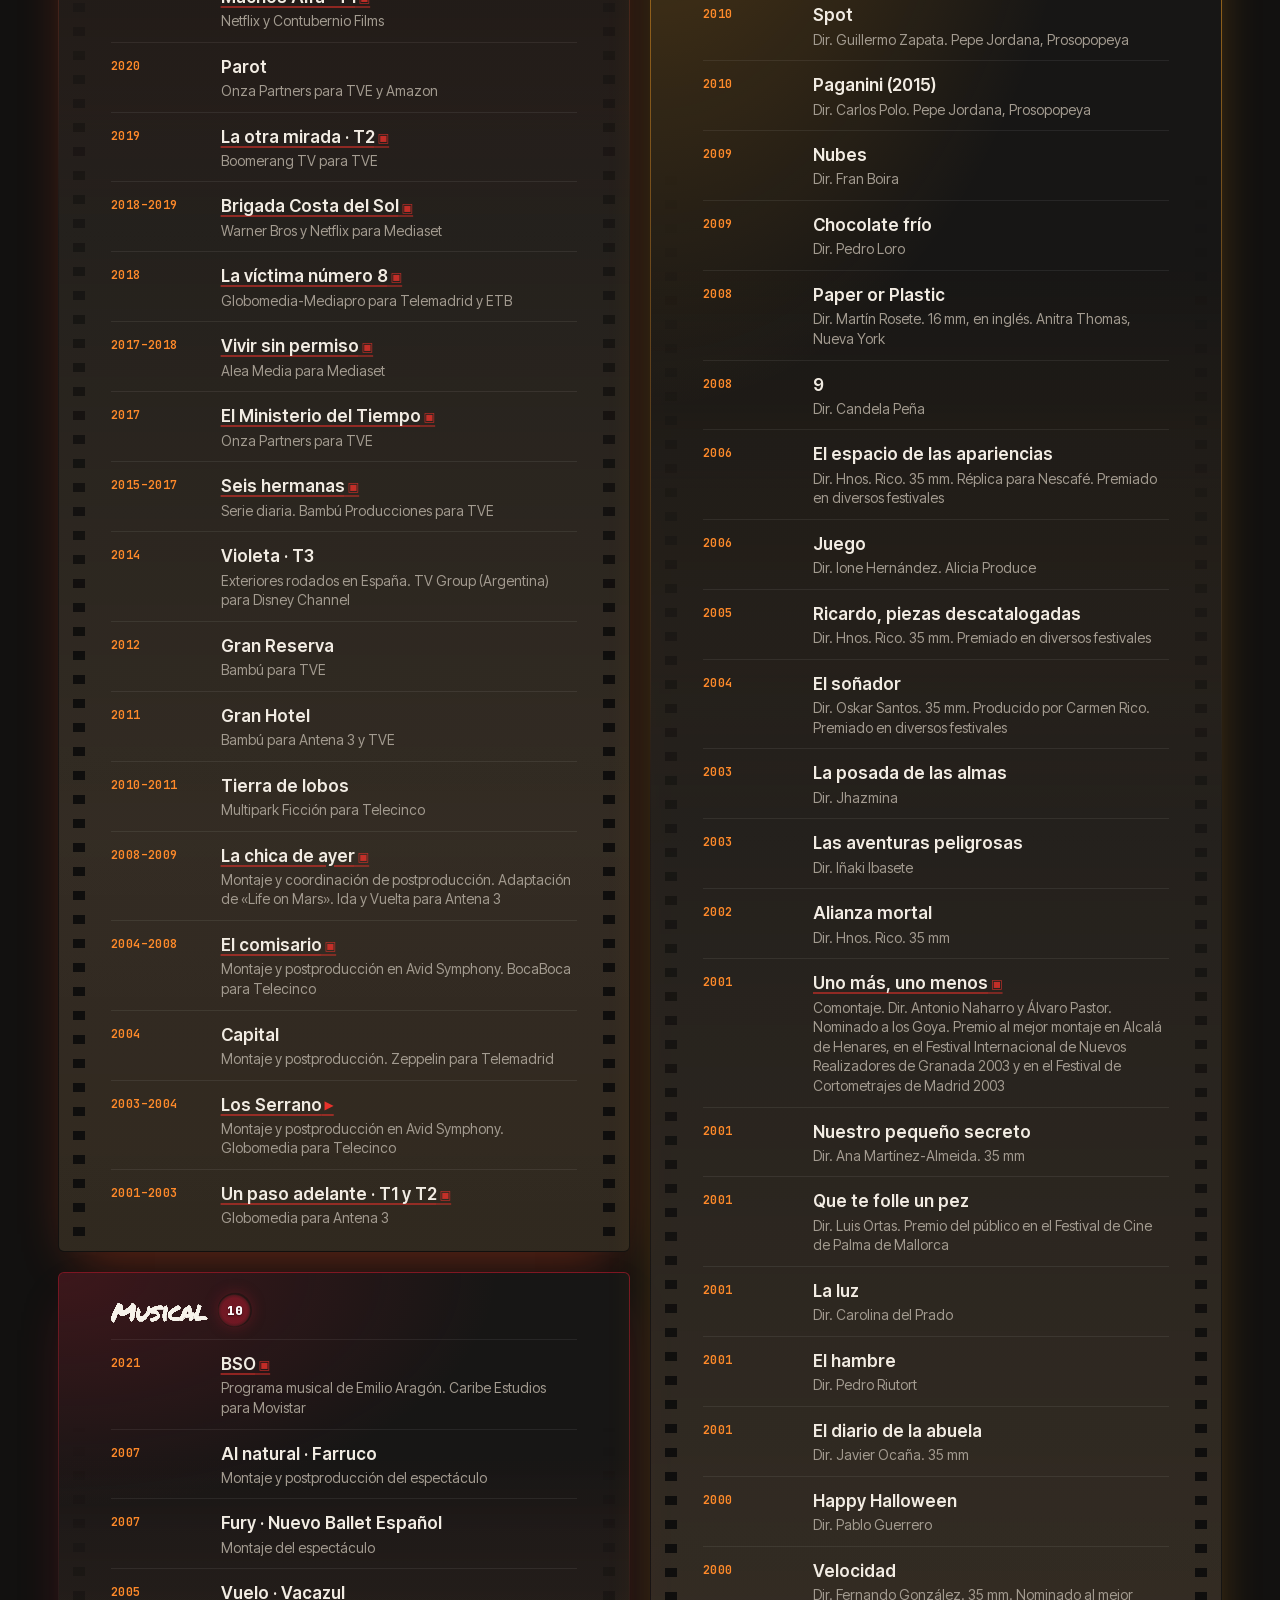
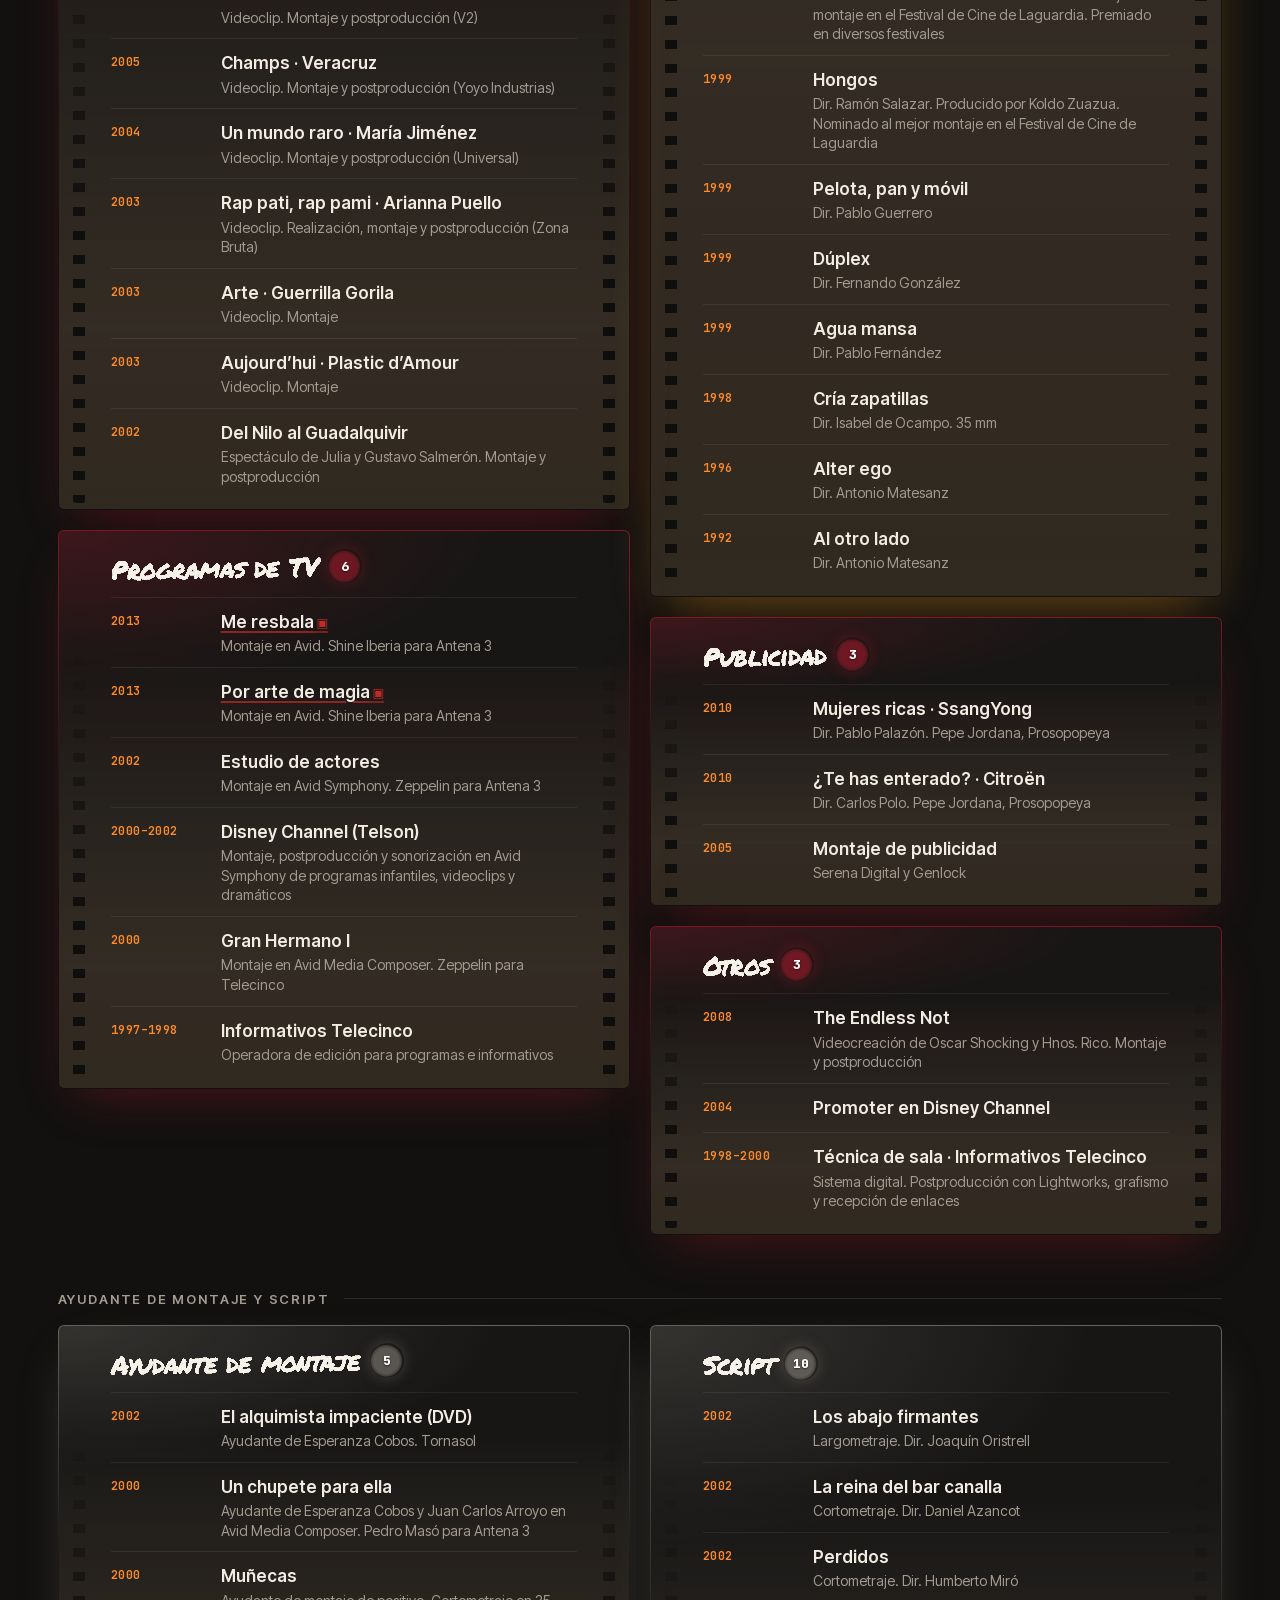
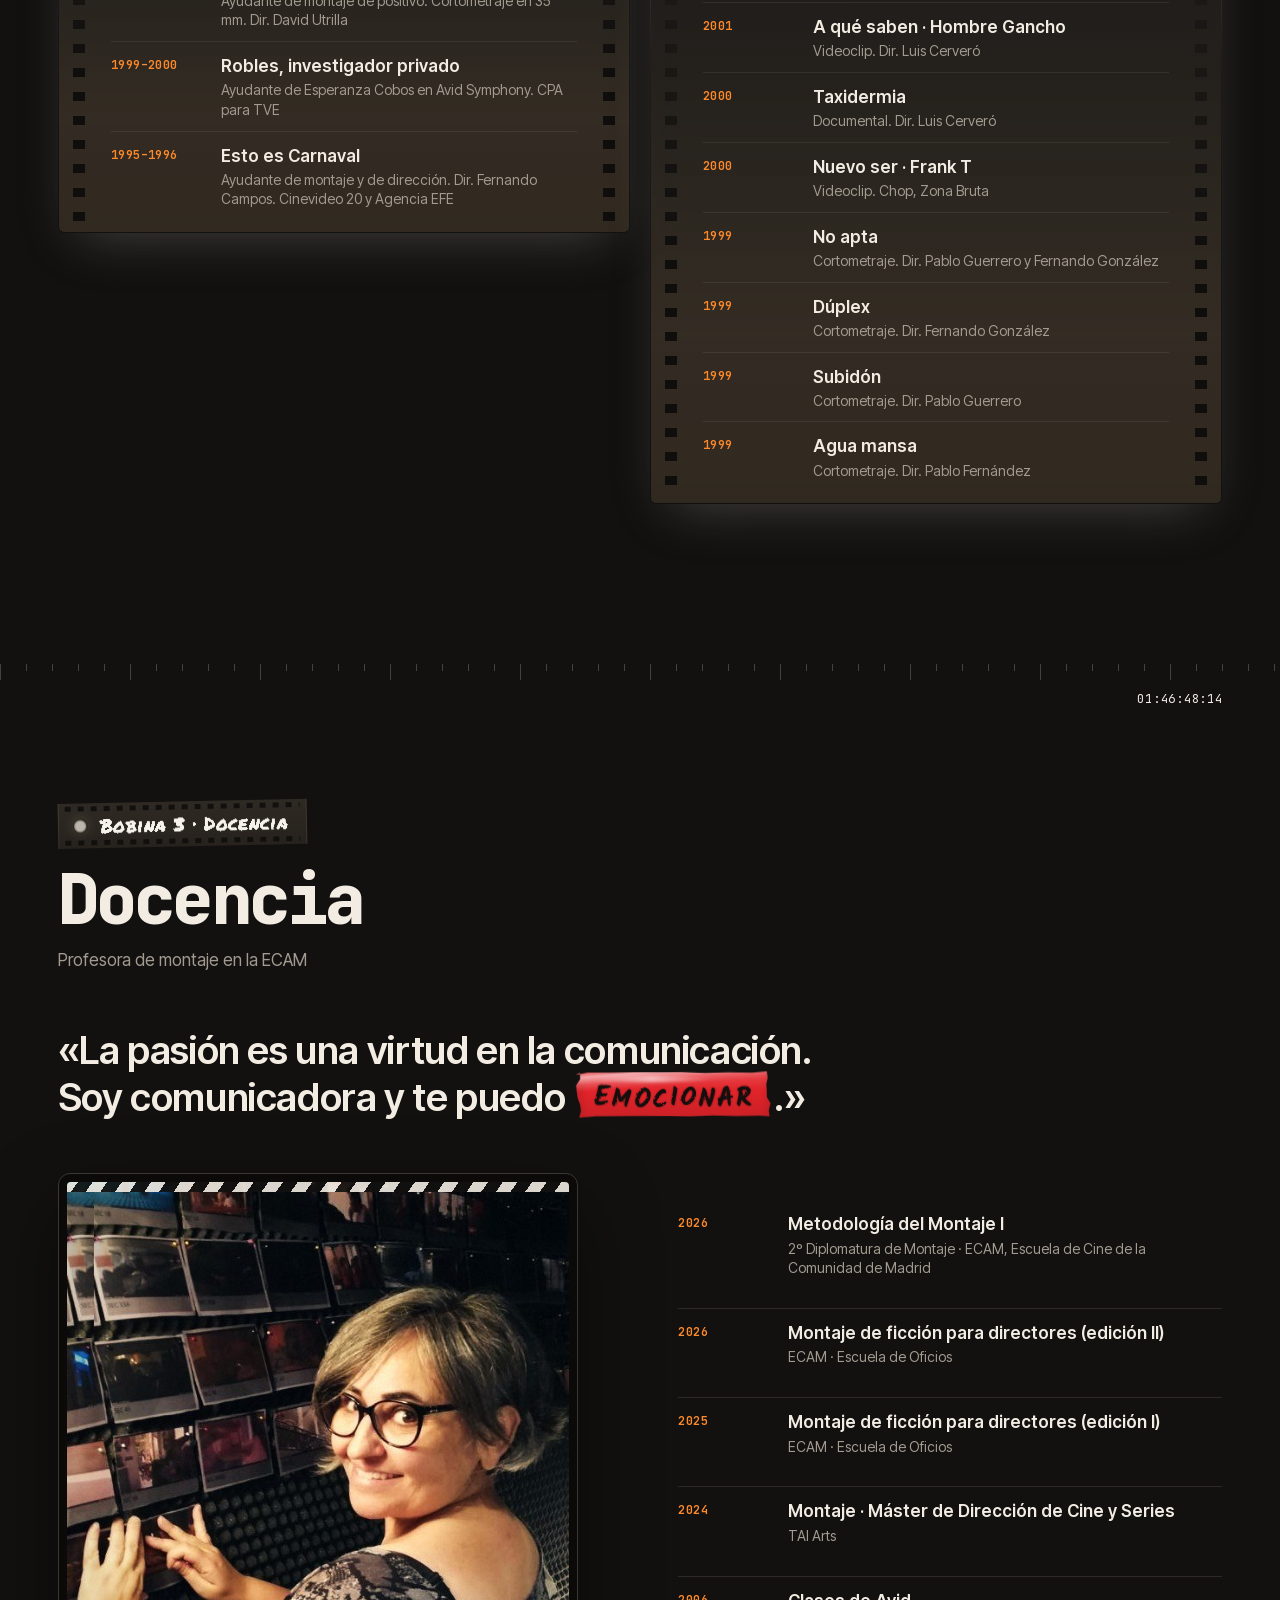
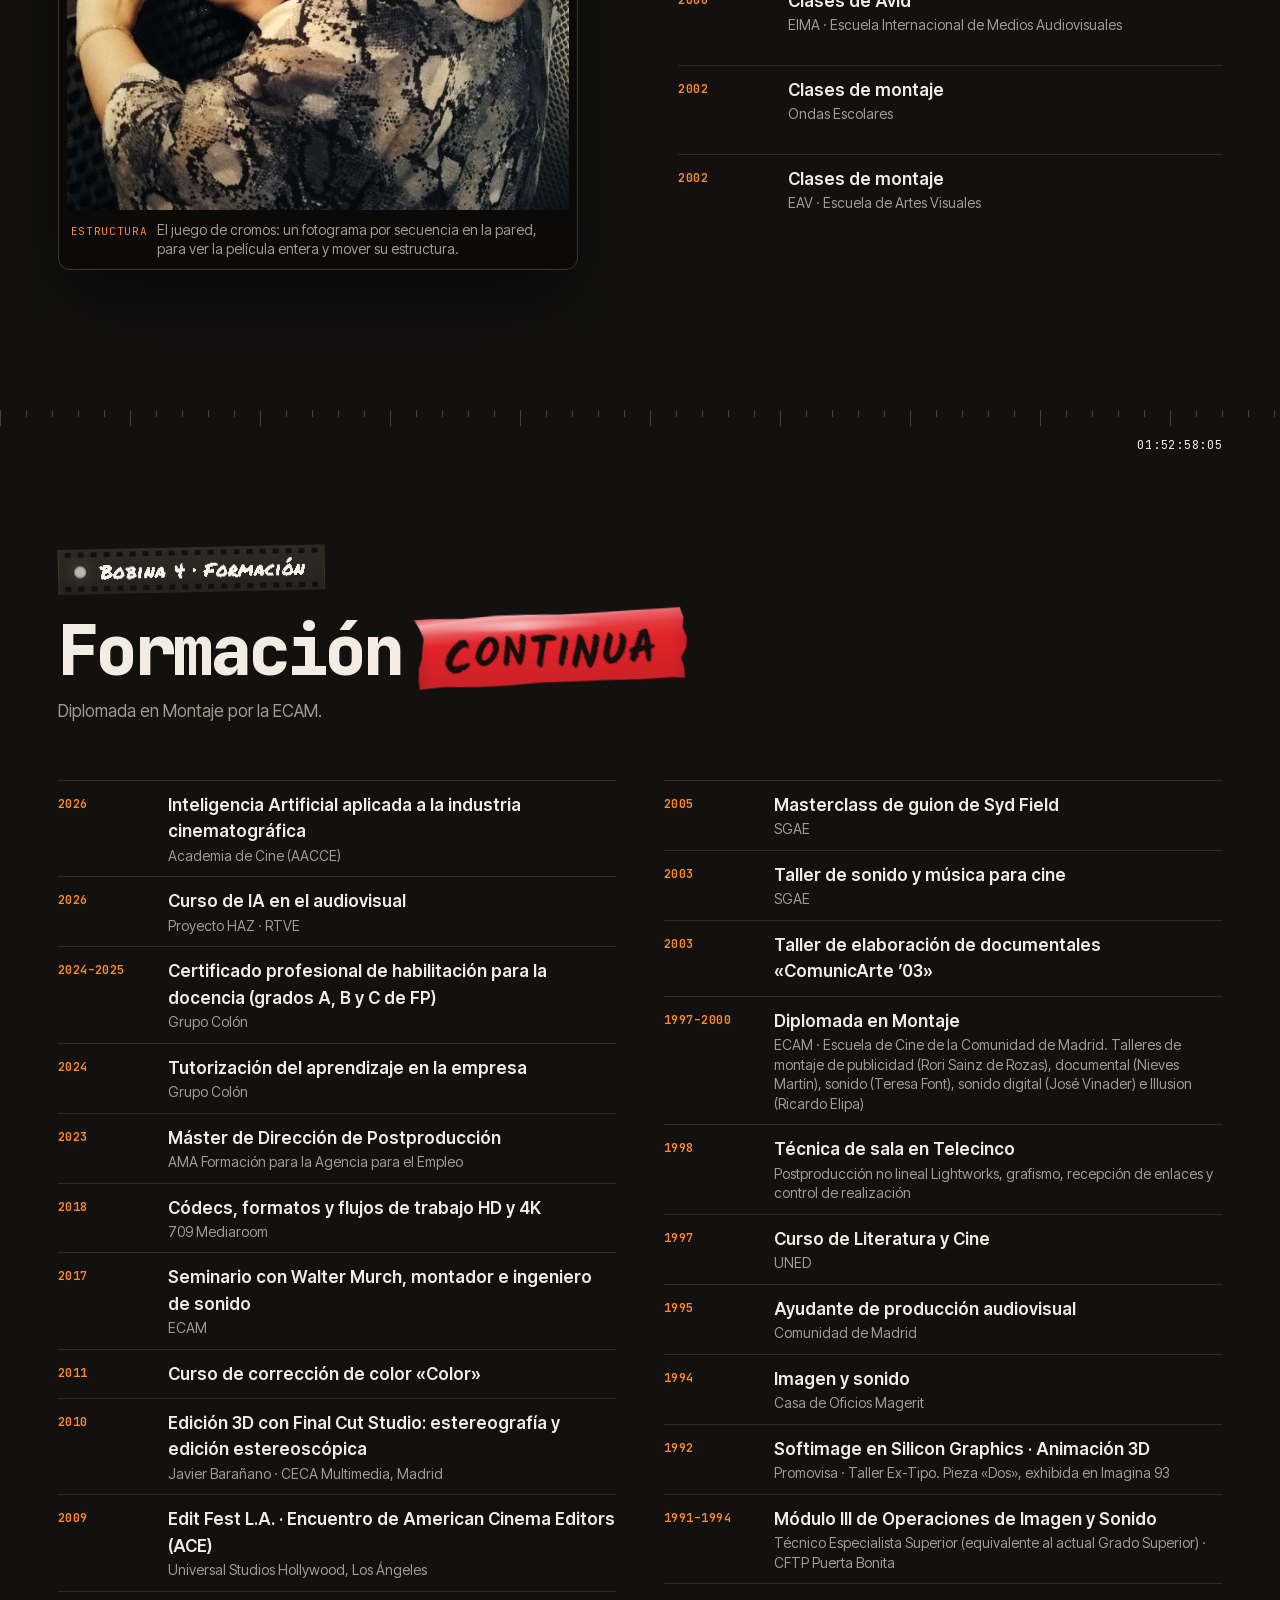
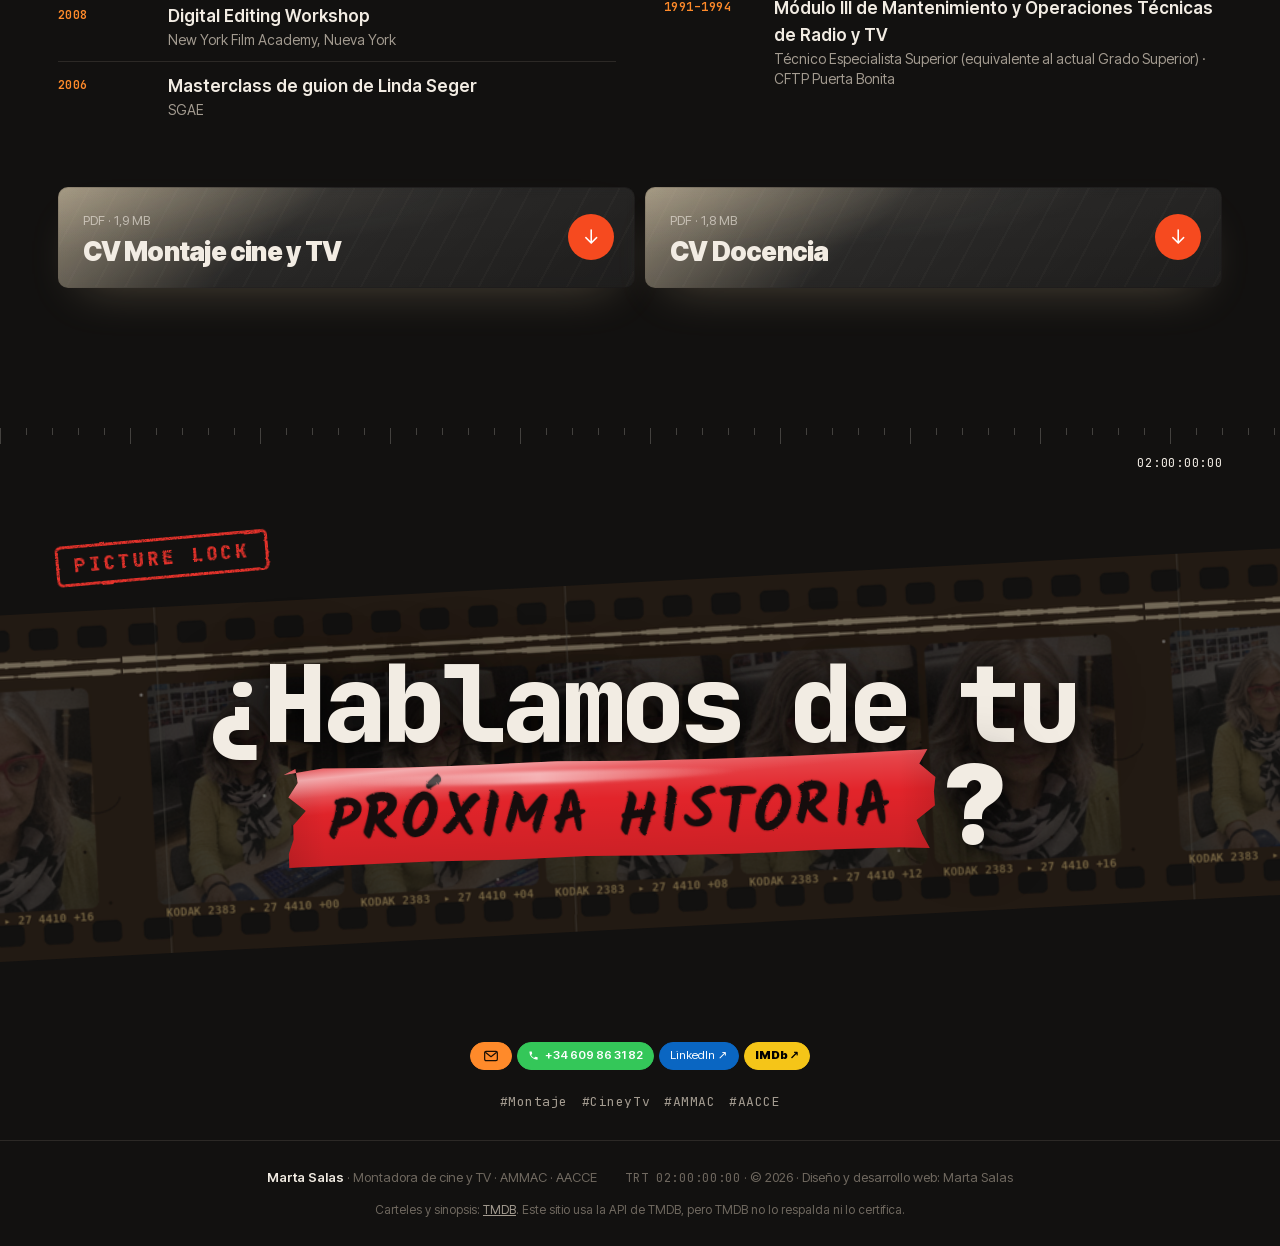
<file: web-martasalas-montaje/index.html>
<!DOCTYPE html>
<html lang="es">
<head>
  <meta charset="utf-8">
  <meta name="viewport" content="width=device-width, initial-scale=1">
  <title>Marta Salas · Montadora de cine y televisión</title>
  <meta name="description" content="Marta Salas, montadora de cine y televisión (AMMAC, AACCE). Machos Alfa, Un plan perfecto, El lodo, AVA, El juego de las llaves. Más de 25 años en la sala de montaje.">
  <meta property="og:title" content="Marta Salas · Montadora de cine y televisión">
  <meta property="og:description" content="Apasionada por crear historias que conecten y emocionen a través del montaje. Más de 25 años montando cine, series y documentales.">
  <meta property="og:type" content="website">
  <meta property="og:url" content="https://www.martasalas.com/">
  <meta property="og:site_name" content="Marta Salas · Montadora">
  <meta property="og:locale" content="es_ES">
  <meta property="og:image" content="https://www.martasalas.com/assets/compartir-martasalas.jpg">
  <meta property="og:image:width" content="1200">
  <meta property="og:image:height" content="630">
  <meta property="og:image:alt" content="Marta Salas, montadora de cine y televisión, en su sala de montaje">
  <meta name="twitter:card" content="summary_large_image">
  <link rel="canonical" href="https://www.martasalas.com/">
  <meta name="theme-color" content="#121110">
  <link rel="icon" href="data:image/svg+xml,%3Csvg xmlns='http://www.w3.org/2000/svg' viewBox='0 0 64 64'%3E%3Crect width='64' height='64' rx='12' fill='%23121110'/%3E%3Crect x='10' y='38' width='14' height='10' rx='2' fill='%23ffa41b'/%3E%3Crect x='26' y='38' width='12' height='10' rx='2' fill='%23f64a1f'/%3E%3Crect x='40' y='38' width='14' height='10' rx='2' fill='%23a8192c'/%3E%3Cpath d='M32 10v44' stroke='%23e2231f' stroke-width='3'/%3E%3Cpath d='M26 10h12l-6 7z' fill='%23e2231f'/%3E%3C/svg%3E">
  <link rel="stylesheet" href="css/fonts.css">
  <link rel="stylesheet" href="css/site.css">
</head>
<body>
  <!-- Iconos de los controles de transporte (dibujo propio, estética de mesa de edición) -->
  <svg width="0" height="0" style="position:absolute" aria-hidden="true" focusable="false">
    <!-- START: trozo de película con perforaciones y la X de lápiz graso que marcaba el sincro en la Moviola -->
    <symbol id="i-start" viewBox="0 0 24 20">
      <rect x="1" y="1.5" width="22" height="17" rx="1.5" fill="currentColor"/><rect x="2.3" y="3.2" width="2" height="2" rx=".4" fill="#121110"/><rect x="19.7" y="3.2" width="2" height="2" rx=".4" fill="#121110"/><rect x="2.3" y="7.1" width="2" height="2" rx=".4" fill="#121110"/><rect x="19.7" y="7.1" width="2" height="2" rx=".4" fill="#121110"/><rect x="2.3" y="11.0" width="2" height="2" rx=".4" fill="#121110"/><rect x="19.7" y="11.0" width="2" height="2" rx=".4" fill="#121110"/><rect x="2.3" y="14.9" width="2" height="2" rx=".4" fill="#121110"/><rect x="19.7" y="14.9" width="2" height="2" rx=".4" fill="#121110"/>
      <rect x="6" y="3.2" width="12" height="13.6" rx=".8" fill="#121110"/>
      <path d="M8.3 5.6l7.4 8.8M15.7 5.6l-7.4 8.8" stroke="#fff" stroke-width="1.9" stroke-linecap="round"/>
    </symbol>
    <!-- PICTURE LOCK: película en verde (arranca la postproducción) con candado rojo cerrado -->
    <symbol id="i-lock" viewBox="0 0 24 20">
      <rect x="1" y="1.5" width="22" height="17" rx="1.5" fill="#34c47a"/><rect x="2.3" y="3.2" width="2" height="2" rx=".4" fill="#121110"/><rect x="19.7" y="3.2" width="2" height="2" rx=".4" fill="#121110"/><rect x="2.3" y="7.1" width="2" height="2" rx=".4" fill="#121110"/><rect x="19.7" y="7.1" width="2" height="2" rx=".4" fill="#121110"/><rect x="2.3" y="11.0" width="2" height="2" rx=".4" fill="#121110"/><rect x="19.7" y="11.0" width="2" height="2" rx=".4" fill="#121110"/><rect x="2.3" y="14.9" width="2" height="2" rx=".4" fill="#121110"/><rect x="19.7" y="14.9" width="2" height="2" rx=".4" fill="#121110"/>
      <rect x="6" y="3.2" width="12" height="13.6" rx=".8" fill="#121110"/>
      <path d="M9.6 9.6V8a2.4 2.4 0 0 1 4.8 0v1.6" fill="none" stroke="#e2231f" stroke-width="1.6"/>
      <rect x="8.4" y="9.4" width="7.2" height="5.2" rx="1" fill="#e2231f"/>
    </symbol>
    <symbol id="i-in" viewBox="0 0 20 20"><path d="M7 3h6v2H9v10h4v2H7z"/></symbol>
    <symbol id="i-out" viewBox="0 0 20 20"><path d="M13 3H7v2h4v10H7v2h6z"/></symbol>
    <symbol id="i-prev-edit" viewBox="0 0 20 20"><path d="M4 3h2v14H4z"/><path d="M16 4v12L7 10z"/><path d="M2 16h6v1.6H2z"/></symbol>
    <symbol id="i-step-back" viewBox="0 0 20 20"><path d="M13 4v12L5 10z"/><path d="M14.5 4h2v12h-2z"/></symbol>
    <symbol id="i-play" viewBox="0 0 20 20"><path d="M6 3.5v13L16.5 10z"/></symbol>
    <symbol id="i-pause" viewBox="0 0 20 20"><path d="M5.5 4h3v12h-3zM11.5 4h3v12h-3z"/></symbol>
    <symbol id="i-step-fwd" viewBox="0 0 20 20"><path d="M7 4v12l8-6z"/><path d="M3.5 4h2v12h-2z"/></symbol>
    <symbol id="i-next-edit" viewBox="0 0 20 20"><path d="M14 3h2v14h-2z"/><path d="M4 4v12l9-6z"/><path d="M12 16h6v1.6h-6z"/></symbol>
  </svg>
  <a class="skip" href="#trabajos">Saltar al contenido</a>

  <!-- Cabecera: la web es una secuencia; cada sección es un clip y el cabezal sigue el scroll -->
  <header class="nle" id="nle">
    <div class="nle-top">
      <a class="brand" href="#inicio"><b>Marta Salas</b> <em>montadora</em></a>
      <span class="nle-label" id="nleLabel">Secuencia · martasalas.com</span>
      <span class="tc-wrap"><span class="rec" aria-hidden="true"></span><span class="tc mono" id="tc">00:59:50:00</span></span>
    </div>
    <nav class="nle-track" id="nleTrack" aria-label="Secciones">
      <a href="#inicio" data-c="0" class="nle-mark nle-start" aria-label="Start"><svg aria-hidden="true"><use href="#i-start"/></svg><span>START</span></a>
      <a href="#trabajos" data-c="1">1 · Filmografía</a>
      <a href="#trayectoria" data-c="2">2 · Trayectoria</a>
      <a href="#docencia" data-c="3">3 · Docencia</a>
      <a href="#formacion" data-c="4">4 · Formación</a>
      <a href="#contacto" data-c="5" class="nle-mark nle-lock" aria-label="Picture lock: contacto"><svg aria-hidden="true"><use href="#i-lock"/></svg><span>PICTURE LOCK</span></a>
      <span class="nle-head" id="nleHead" aria-hidden="true"></span>
    </nav>
  </header>

  <main>
    <!-- INICIO: la sala de montaje. Monitor de programa + línea de tiempo de la carrera -->
    <section class="hero" id="inicio">
      <div class="wrap">
        <div class="hero-head">
          <h1 class="hero-name">Marta Salas<span class="cursor" aria-hidden="true"></span></h1>
          <p class="hero-role">Montadora de <em>cine</em> y <em>televisión</em></p>
          <p class="hero-lede hero-years">Más de 25 años en la sala de montaje, de la primera lectura del guion al máster final.</p>
        </div>
        <div class="hero-top">
          <div class="monitor monitor-src hero-id" aria-label="Player">
            <div class="monitor-bar mono"><span></span><span class="src-tc">00:00:25:00</span></div>
            <div class="src-screen">
            <p class="src-quote">«Apasionada por crear historias que <em>conecten</em> y <em>emocionen</em> a través del montaje.»</p>
            </div>
          </div>

          <figure class="monitor" aria-label="Monitor: editor’s cut" data-transport="completa">
            <div class="monitor-bar mono"><span>Editor’s cut <span class="mon-fmt" id="monFmt" hidden></span></span><span id="monTc">01:00:00:00</span></div>
            <div class="monitor-screen" id="monScreen">
              <div class="safe" aria-hidden="true"></div>
              <div class="mon-quote" id="monQuote">
                <p class="mon-wip"><i class="rec" aria-hidden="true"></i>Work in progress</p>
              </div>
              <div class="mon-frame" id="monFrame" hidden>
                <span class="mon-meta" id="monMeta"></span>
                <strong class="mon-title" id="monTitle"></strong>
                <span class="mon-detail" id="monDetail"></span>
                <span class="mon-more" id="monMore"></span>
              </div>
            </div>
          </figure>
        </div>
        <div class="hero-under">
          <div class="hero-actions hero-actions-under">
            <a class="btn btn-hot" href="#trabajos">▶ Ver filmografía</a>
            <a class="btn btn-cv" href="#cv">Descargar CV</a>
          </div>
          <div class="transport" id="transport" data-transport="completa">
            <div class="avid-bar" role="group" aria-label="Controles de reproducción"></div>
            <span class="transport-hint">J ◀ · K ■ · L ▶ · I in · O out</span>
          </div>
        </div>

        <!-- Línea de tiempo de la carrera -->
        <div class="career" id="career">
          <div class="career-read" aria-live="polite">
            <span class="career-year mono" id="careerYear">2026</span>
            <span class="career-now" id="careerNow"></span>
          </div>
          <div class="career-grid">
            <div class="career-labels mono" id="careerLabels"></div>
            <div class="career-stage" id="careerStage">
              <div class="ruler mono" id="careerRuler"></div>
              <div class="career-tracks" id="careerTracks"></div>
              <div class="career-head" id="careerHead" role="slider" tabindex="0" aria-label="Cabezal de reproducción (playhead): año en la línea de tiempo" aria-valuemin="1991" aria-valuemax="2026" aria-valuenow="2026"></div>
            </div>
          </div>
        </div>
      </div>
    </section>

    <!-- SOBRE MÍ -->
    <section class="about" id="sobre-mi" data-tc="00:59:58:00">
      <div class="wrap about-grid">
        <p class="kicker hot about-kicker">Sobre mí</p>
        <div class="then-now">
          <figure class="photo photo-small">
            <img src="assets/marta-salas-celuloide.jpg" alt="Marta Salas en el año 2000, montando en una mesa de montaje de celuloide" loading="lazy">
            <figcaption><span class="mono">2000</span> Celuloide</figcaption>
          </figure>
          <span class="then-now-cut" role="slider" tabindex="0" aria-label="Playhead sobre las fotos de 2000 y 2019: arrastra para moverlo" aria-valuemin="0" aria-valuemax="100" aria-valuenow="50" title="Arrastra el playhead"></span>
          <figure class="photo photo-small">
            <img src="assets/marta-salas-digital.jpg" alt="Marta Salas en 2019, montando en un puesto de edición digital con varios monitores" loading="lazy">
            <figcaption><span class="mono">2019</span> Digital</figcaption>
          </figure>
        </div>
        <h2 class="about-title"><b>En la</b> <em>sala de montaje</em></h2>
        <div class="about-text">
          <p>Acompaño cada proyecto desde la primera lectura del guion hasta el máster final, mano a mano con Director/a y con todos los departamentos de postproducción.</p>
          <p>En más de 25 años de carrera he montado largometrajes, series, documentales y cortometrajes para productoras y plataformas nacionales e internacionales, como Sony, Warner, Filmax, Netflix, Amazon, RTVE, Atresmedia o Mediaset.</p>
          <p>He sido nominada al mejor montaje en los Premis Berlanga por <i>El lodo</i> y he montado <i>AVA</i>, Goya 2024 al mejor cortometraje documental.</p>
          <p>Me formé en Montaje en la ECAM, tras estudiar Imagen y Sonido, y sigo formándome: lo último, inteligencia artificial aplicada al cine.</p>
          <p>Miembro de AMMAC y de la AACCE.</p>
          <p>Trabajo desde mi propio estudio de montaje con Avid, de forma autónoma y en remoto, y compagino el montaje con la docencia en la ECAM.</p>
        </div>
        <figure class="photo photo-about">
          <img src="assets/marta-salas-en-la-sala.jpg" alt="Marta Salas en su sala de montaje, con el teclado de edición, la lámpara y la pared de fotogramas del capítulo detrás" loading="lazy">
          <figcaption><span class="mono">IN/OUT</span> En la sala de montaje</figcaption>
        </figure>
      </div>
    </section>

    <!-- 01 · TRABAJOS -->
    <section class="block" id="trabajos" data-tc="01:00:00:00">
      <div class="wrap">
        <header class="block-head">
          <div>
            <p class="kicker hot">Bobina 1 · En pantalla</p>
            <h2><b>Filmografía</b> <em>seleccionada</em></h2>
            <p class="block-sub">Cine y televisión, de las plataformas a la gran pantalla.<br>Pulsa un cartel para ver los detalles.<br>La lista completa de créditos está en <a href="#trayectoria">Trayectoria</a>.</p>
          </div>
        </header>
        <div class="filmo-filters" id="filmoFilters" role="group" aria-label="Filtrar trabajos por categoría"></div>
        <ul class="filmo-grid" id="filmoGrid" aria-live="polite"></ul>
        <div class="awards" id="awards"></div>
      </div>
    </section>

    <!-- 02 · TRAYECTORIA (crema, como un parte de script) -->
    <section class="block" id="trayectoria" data-tc="01:27:40:16">
      <div class="wrap">
        <header class="block-head">
          <div>
            <p class="kicker hot">Bobina 2 · Trayectoria</p>
            <h2><b>Trayectoria</b> <em>completa</em></h2>
            <p class="block-sub"><span id="totalCredits">110</span> créditos en cine y TV.</p>
          </div>
        </header>
        <div class="filters">
          <div class="chips" id="chips"></div>
          <label class="search">
            <span class="sr">Buscar en la filmografía</span>
            <input type="search" id="q" placeholder="Buscar título, dirección, cadena…">
          </label>
        </div>
        <div class="credits-wrap" id="credits"></div>
        <p class="empty" id="empty" hidden>No hay resultados para esa búsqueda.</p>
      </div>
    </section>

    <!-- 04 · DOCENCIA -->
    <section class="block" id="docencia" data-tc="01:43:05:21">
      <div class="wrap doc-grid">
        <div class="doc-intro">
          <header class="block-head">
            <div>
              <p class="kicker hot">Bobina 3 · Docencia</p>
              <h2><b>Docencia</b></h2>
              <p class="block-sub">Profesora de montaje en la ECAM</p>
            </div>
          </header>
          <blockquote class="quote">«La pasión es una virtud en la comunicación.<br>Soy comunicadora y te puedo <em>emocionar</em>.»</blockquote>
        </div>
        <figure class="photo photo-cromos">
            <img src="assets/marta-salas-juego-de-cromos.jpg" alt="Marta Salas colocando fotogramas en la pared de la sala de montaje" loading="lazy">
            <figcaption><span class="mono">ESTRUCTURA</span> El juego de cromos: un fotograma por secuencia en la pared, para ver la película entera y mover su estructura.</figcaption>
        </figure>
        <ol class="rows doc-list" id="teaching"></ol>
      </div>
    </section>

    <!-- 05 · FORMACIÓN -->
    <section class="block" id="formacion" data-tc="01:58:30:00">
      <div class="wrap">
        <header class="block-head">
          <div>
            <p class="kicker hot">Bobina 4 · Formación</p>
            <h2><b>Formación</b> <em>continua</em></h2>
            <p class="block-sub">Diplomada en Montaje por la ECAM.</p>
          </div>
        </header>
        <ol class="rows rows-cols" id="training"></ol>
        <div class="cv" id="cv">
          <a class="cv-card" href="assets/marta-salas-cv-montaje.pdf" download><span class="cv-meta">PDF · 1,9 MB</span><b>CV Montaje cine y TV</b><i>↓</i></a>
          <a class="cv-card" href="assets/marta-salas-cv-docencia.pdf" download><span class="cv-meta">PDF · 1,8 MB</span><b>CV Docencia</b><i>↓</i></a>
        </div>
      </div>
    </section>

    <!-- FIN -->
    <section class="fin" id="contacto" data-tc="02:00:00:00">
      <div class="wrap">
        <div class="strip-bg" aria-hidden="true"></div>
        <div class="fin-title">
          <p class="kicker hot">Picture lock</p>
          <h2><b>¿Hablamos de tu</b> <em>próxima historia</em>?</h2>
        </div>
        <div class="fin-links">
          <a class="is-mail" href="mailto:martasalas@me.com" aria-label="Escribir un correo a martasalas@me.com" title="martasalas@me.com"><svg viewBox="0 0 24 24" width="16" height="16" aria-hidden="true"><rect x="2.5" y="5" width="19" height="14" rx="2" fill="none" stroke="currentColor" stroke-width="1.8"/><path d="M3.5 6.5l8.5 6.5 8.5-6.5" fill="none" stroke="currentColor" stroke-width="1.8" stroke-linejoin="round"/></svg><span class="mail-addr">martasalas@me.com</span></a>
          <a class="is-phone" href="tel:+34609863182" aria-label="Llamar al +34 609 86 31 82"><svg viewBox="0 0 24 24" width="16" height="16" aria-hidden="true"><path fill="currentColor" d="M6.6 10.8a15.1 15.1 0 0 0 6.6 6.6l2.2-2.2a1 1 0 0 1 1-.25 11.4 11.4 0 0 0 3.6.57 1 1 0 0 1 1 1V20a1 1 0 0 1-1 1A17 17 0 0 1 3 4a1 1 0 0 1 1-1h3.5a1 1 0 0 1 1 1c0 1.25.2 2.45.57 3.6a1 1 0 0 1-.25 1z"/></svg>+34 609 86 31 82</a>
          <a class="is-linkedin" href="https://www.linkedin.com/in/marta-salas-ammac-aacce-1b5954b" target="_blank" rel="noopener">LinkedIn ↗</a>
          <a class="is-imdb" href="https://www.imdb.com/name/nm1786185/" target="_blank" rel="noopener">IMDb ↗</a>
        </div>
        <p class="hero-tags fin-tags"><span>#Montaje</span><span>#CineyTv</span><span>#AMMAC</span><span>#AACCE</span></p>
      </div>
      <footer class="foot">
        <span><b>Marta Salas</b> · Montadora de cine y TV · AMMAC · AACCE</span>
        <span><span class="mono">TRT 02:00:00:00</span> · © <span id="year">2026</span> · Diseño y desarrollo web: Marta Salas</span>
        <span class="tmdb">Carteles y sinopsis: <a href="https://www.themoviedb.org/" target="_blank" rel="noopener">TMDB</a>. Este sitio usa la API de TMDB, pero TMDB no lo respalda ni lo certifica.</span>
      </footer>
    </section>
  </main>

  <!-- Modal de detalle de la filmografía -->
  <div class="filmo-modal" id="filmoModal" role="dialog" aria-modal="true" aria-labelledby="fmTitle" hidden>
    <div class="fm-box">
      <button type="button" class="fm-close" aria-label="Cerrar">×</button>
      <div class="fm-poster-wrap"></div>
      <div class="fm-info">
        <p class="fm-meta mono"></p>
        <h3 class="fm-title" id="fmTitle"></h3>
        <p class="fm-rol"><b>Mi rol</b> <span></span></p>
        <p class="fm-sinopsis"></p>
        <div class="fm-video"></div>
      </div>
    </div>
  </div>

  <div class="lightbox" id="lightbox" hidden>
    <button class="lightbox-close" id="lbClose" aria-label="Cerrar vídeo">×</button>
    <div class="lightbox-frame" id="lbFrame"></div>
  </div>

  <script src="js/data.js"></script>
  <script src="js/site.js"></script>
  <script src="js/filmografia.js"></script>
</body>
</html>
</file>
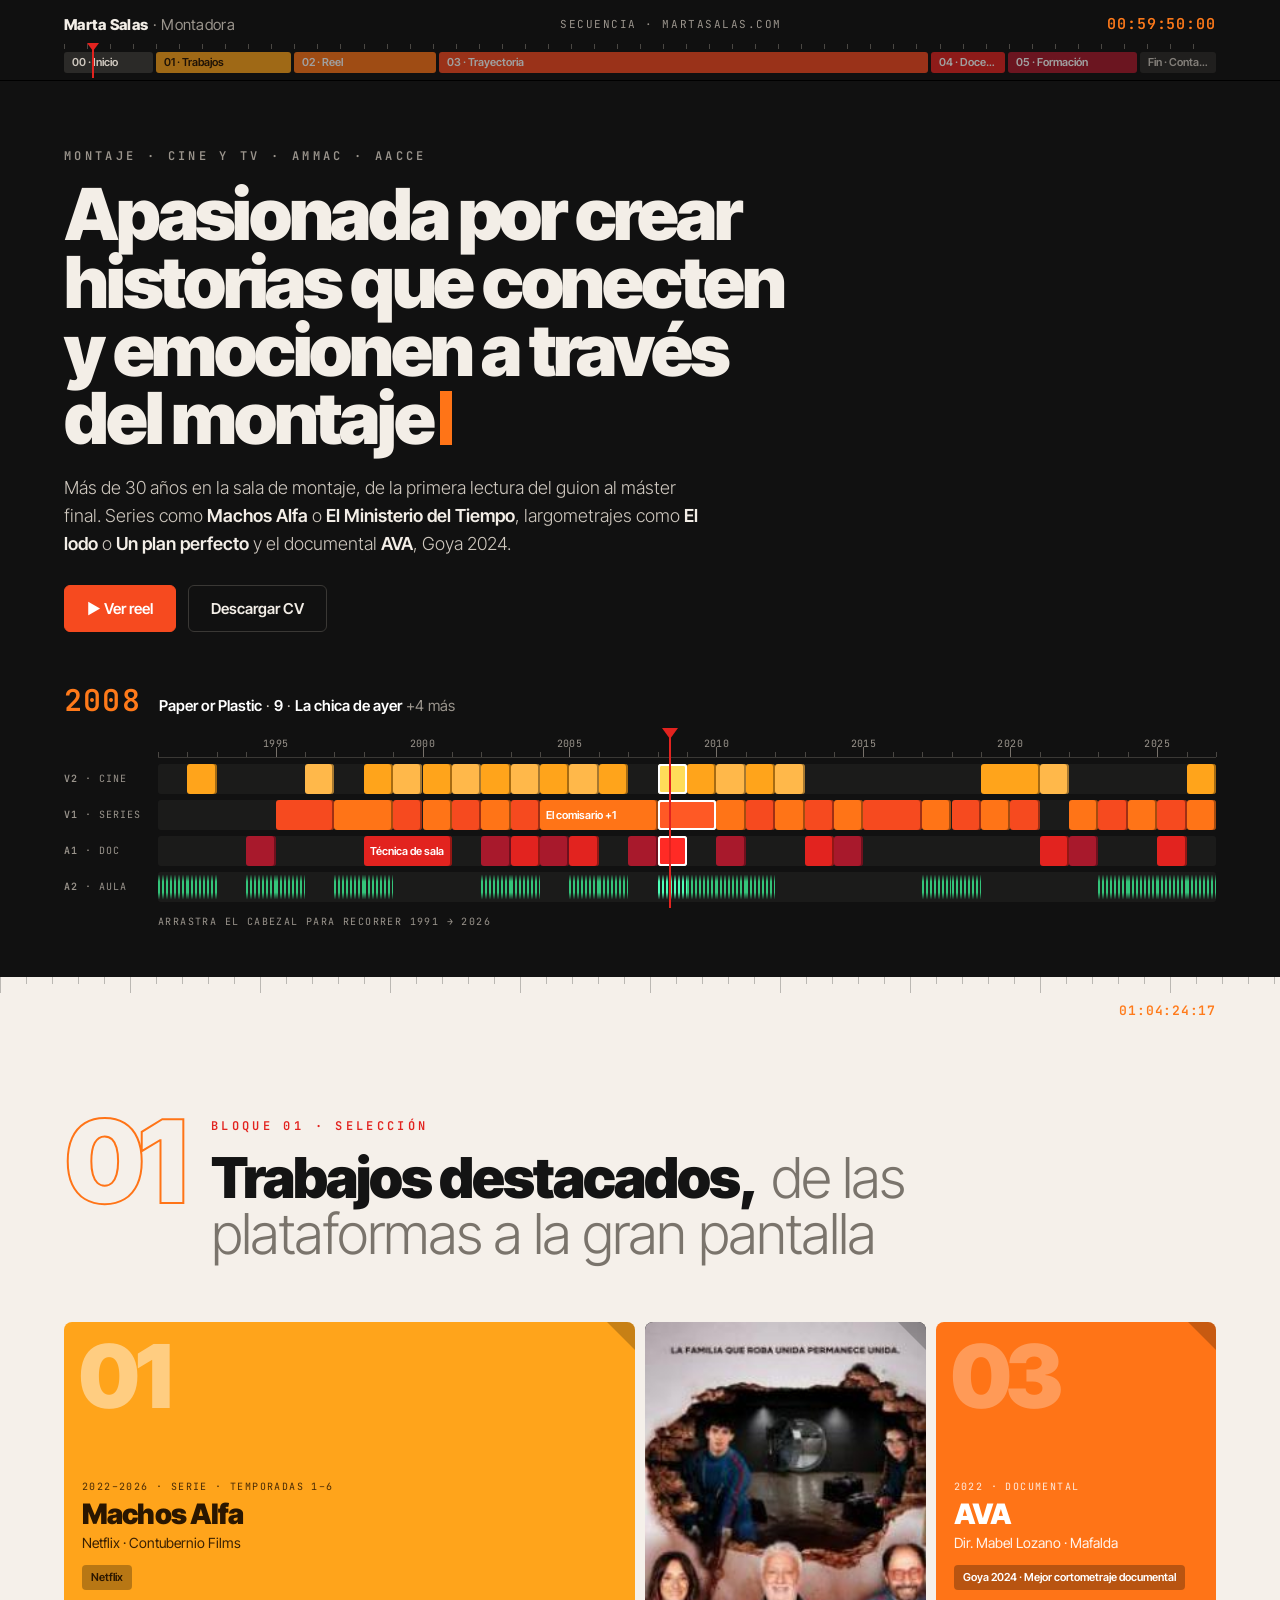
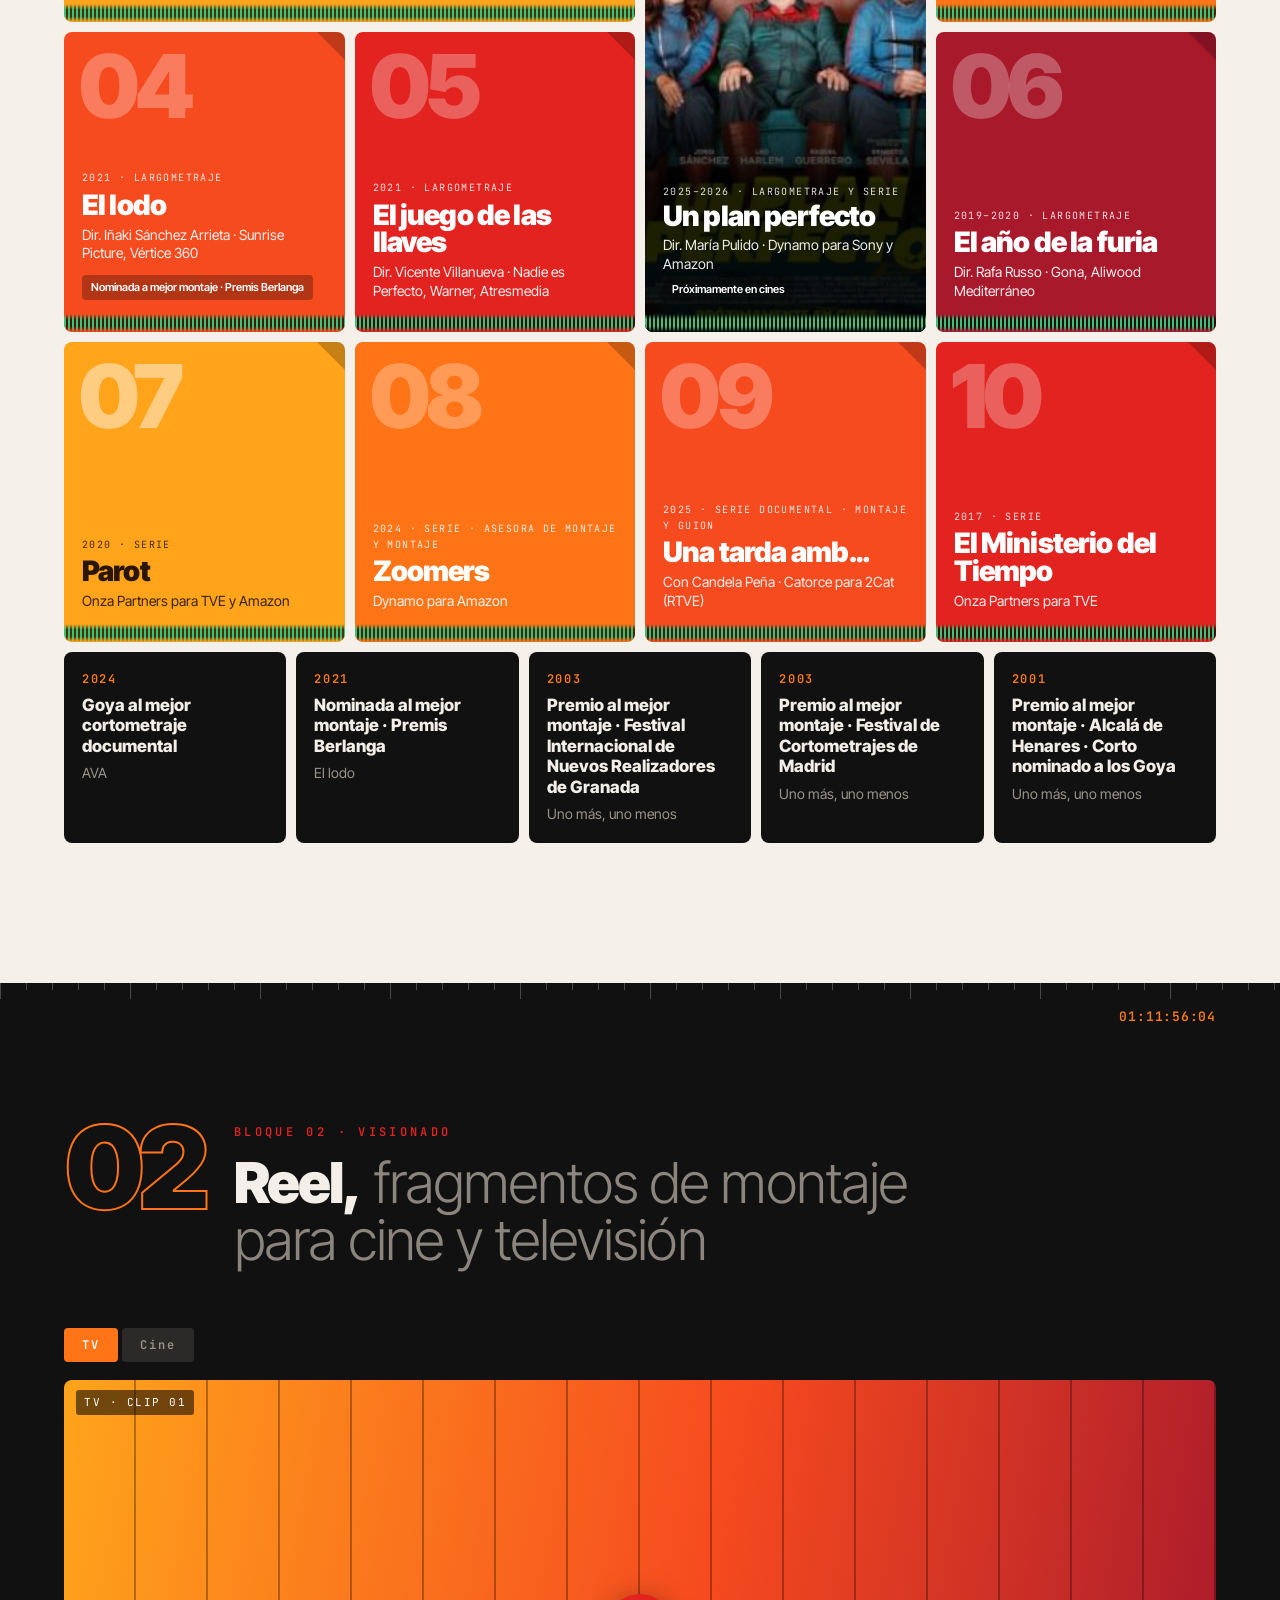
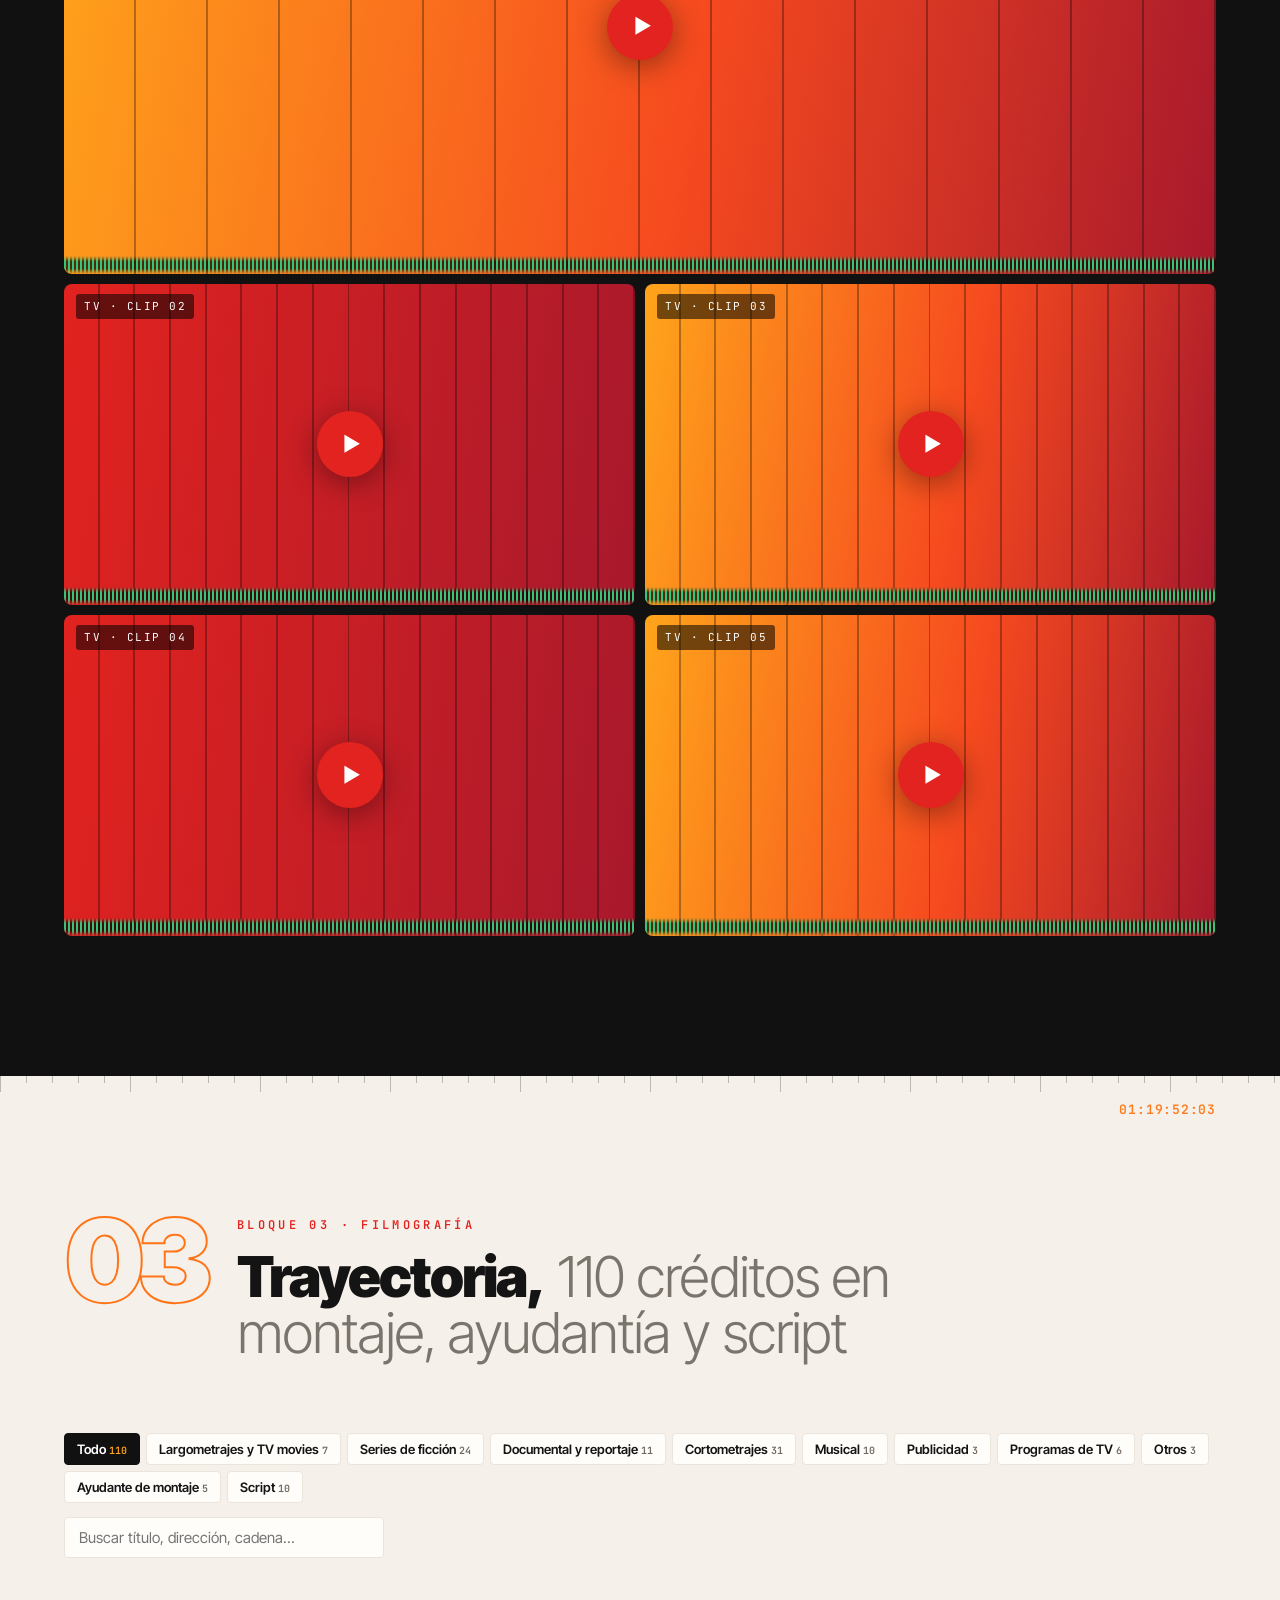
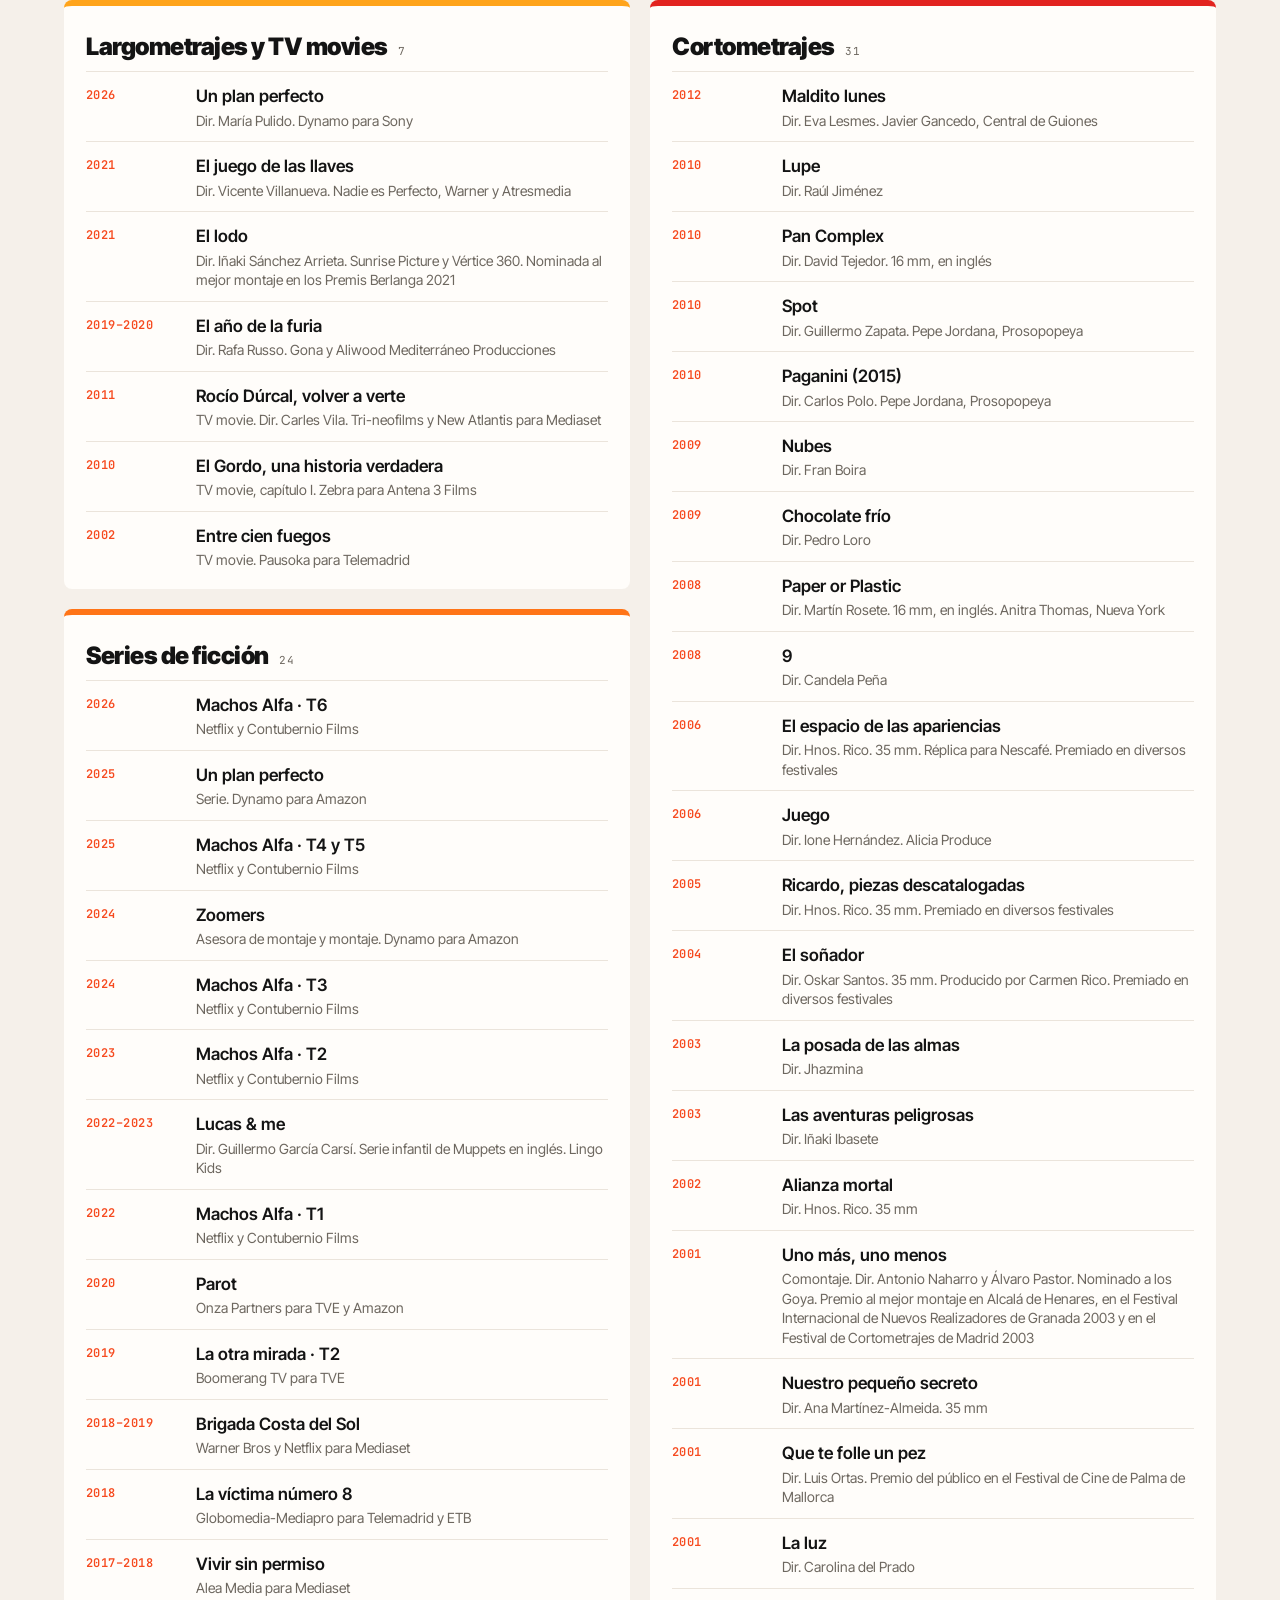
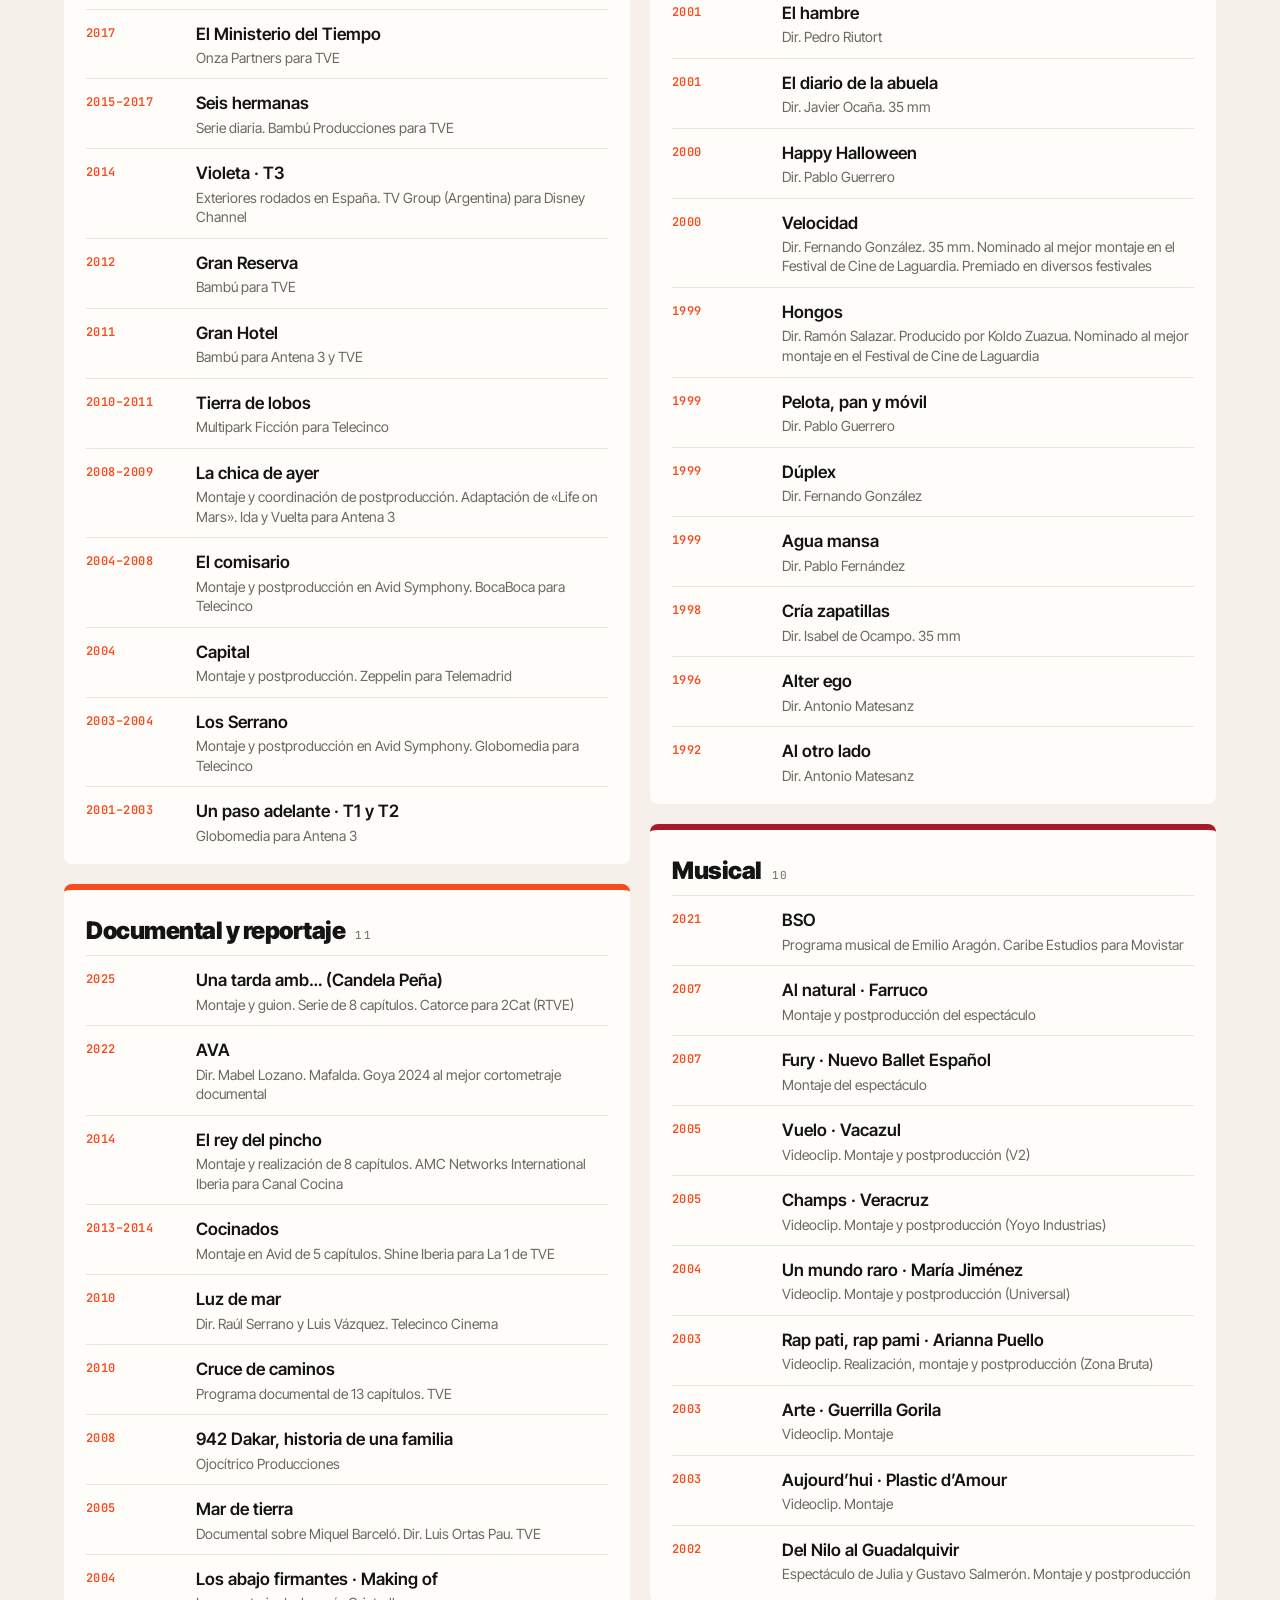
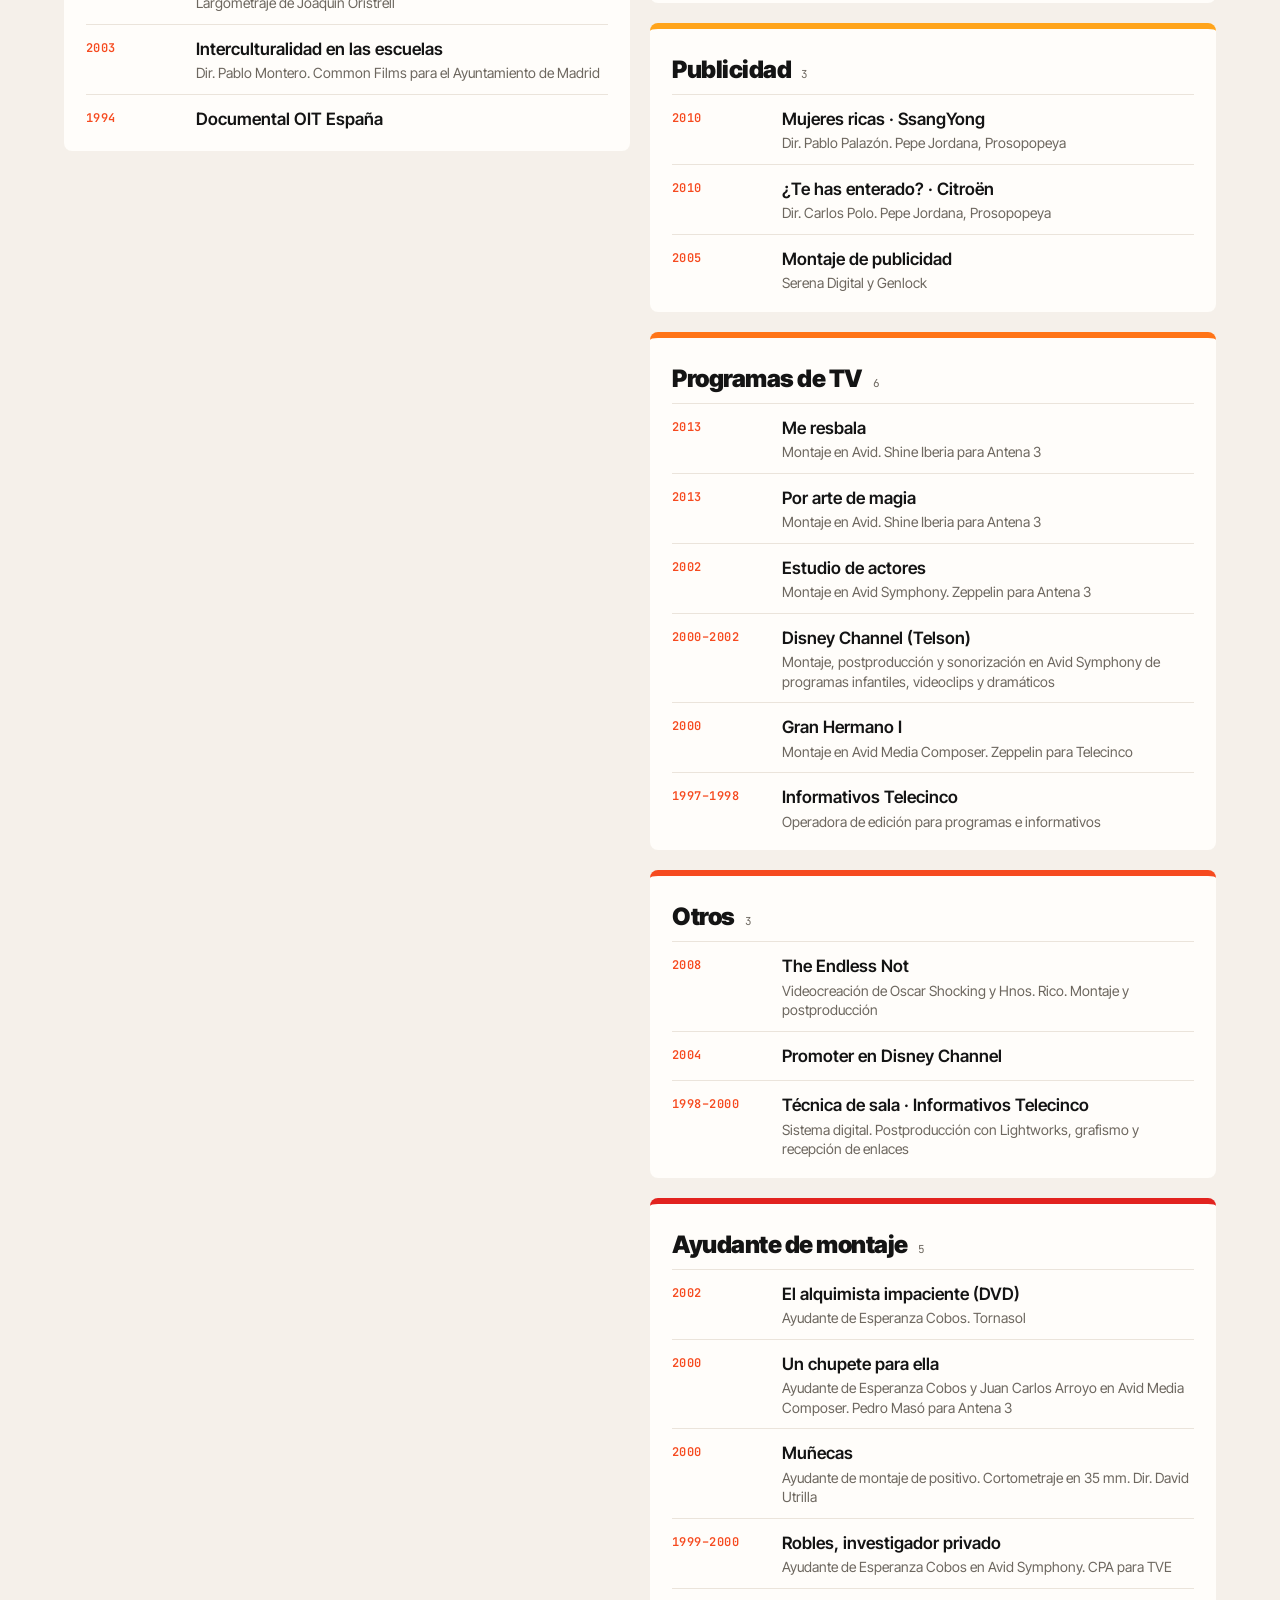
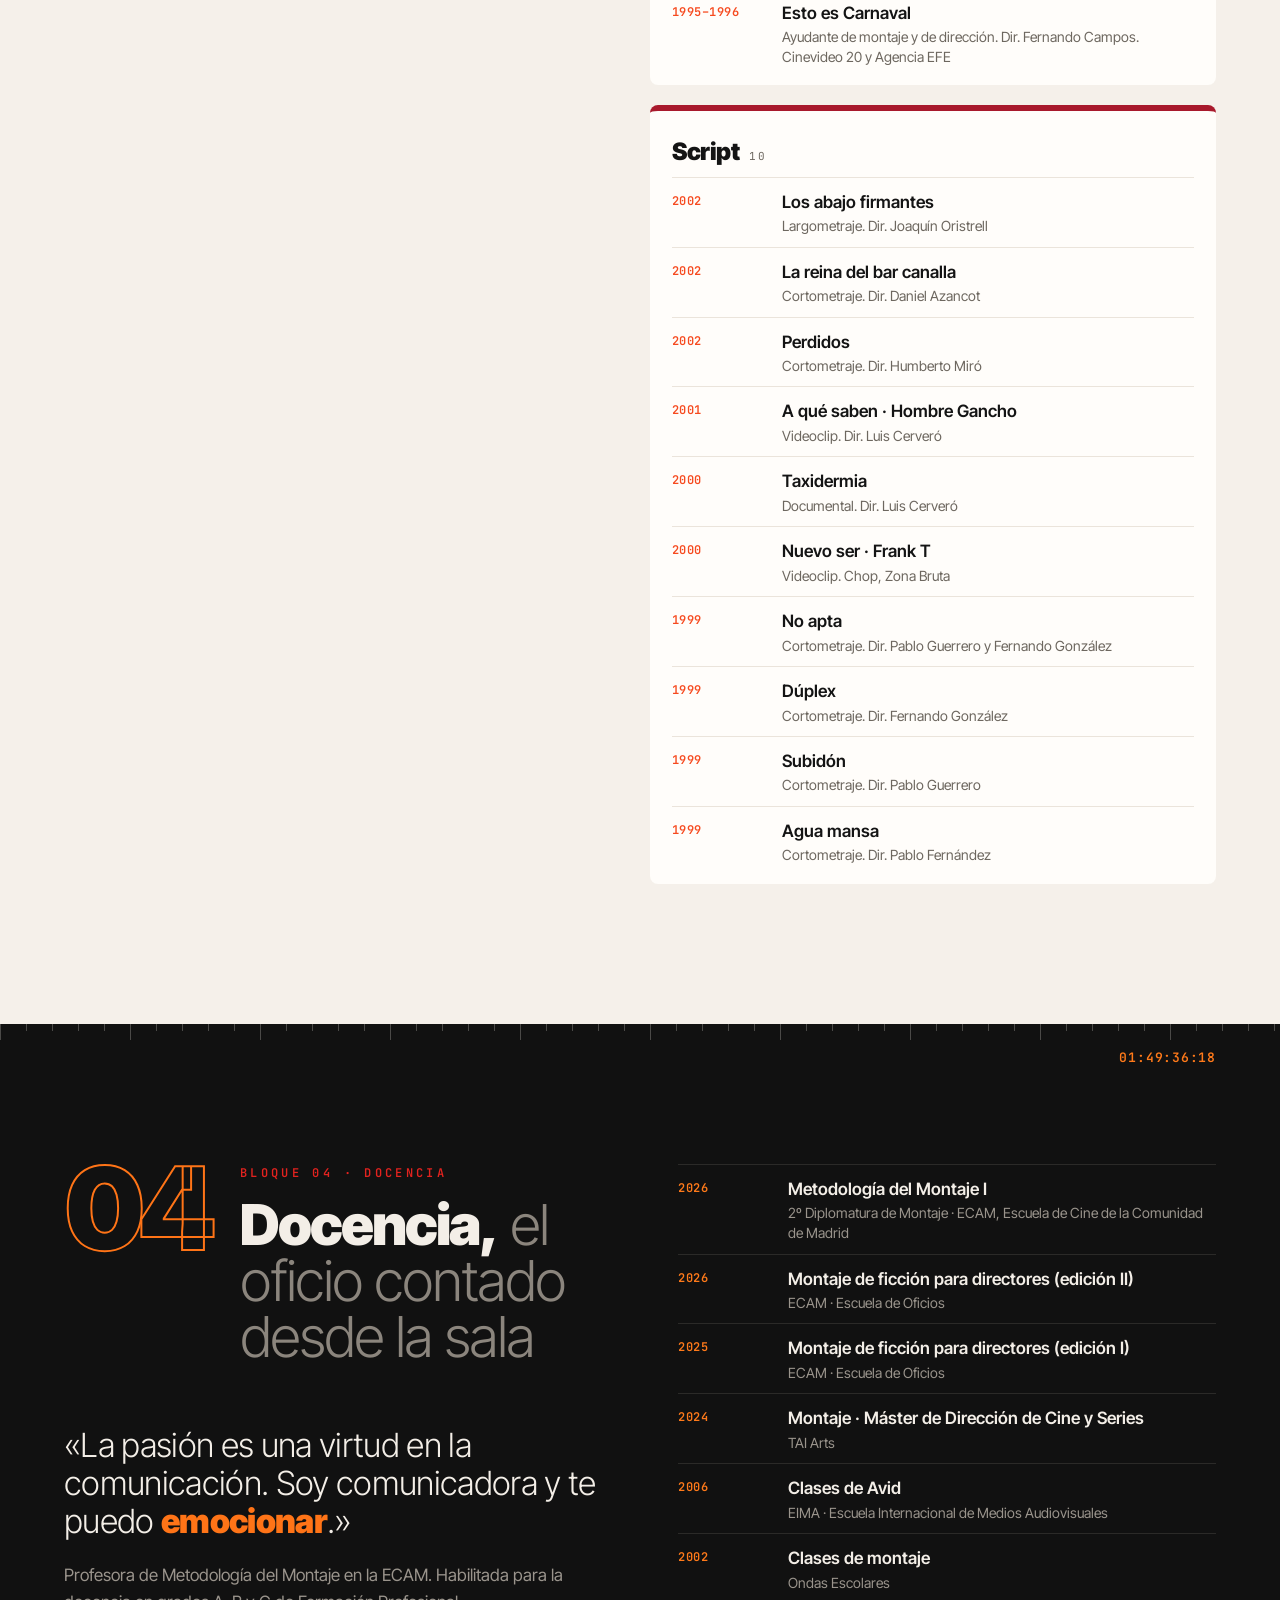
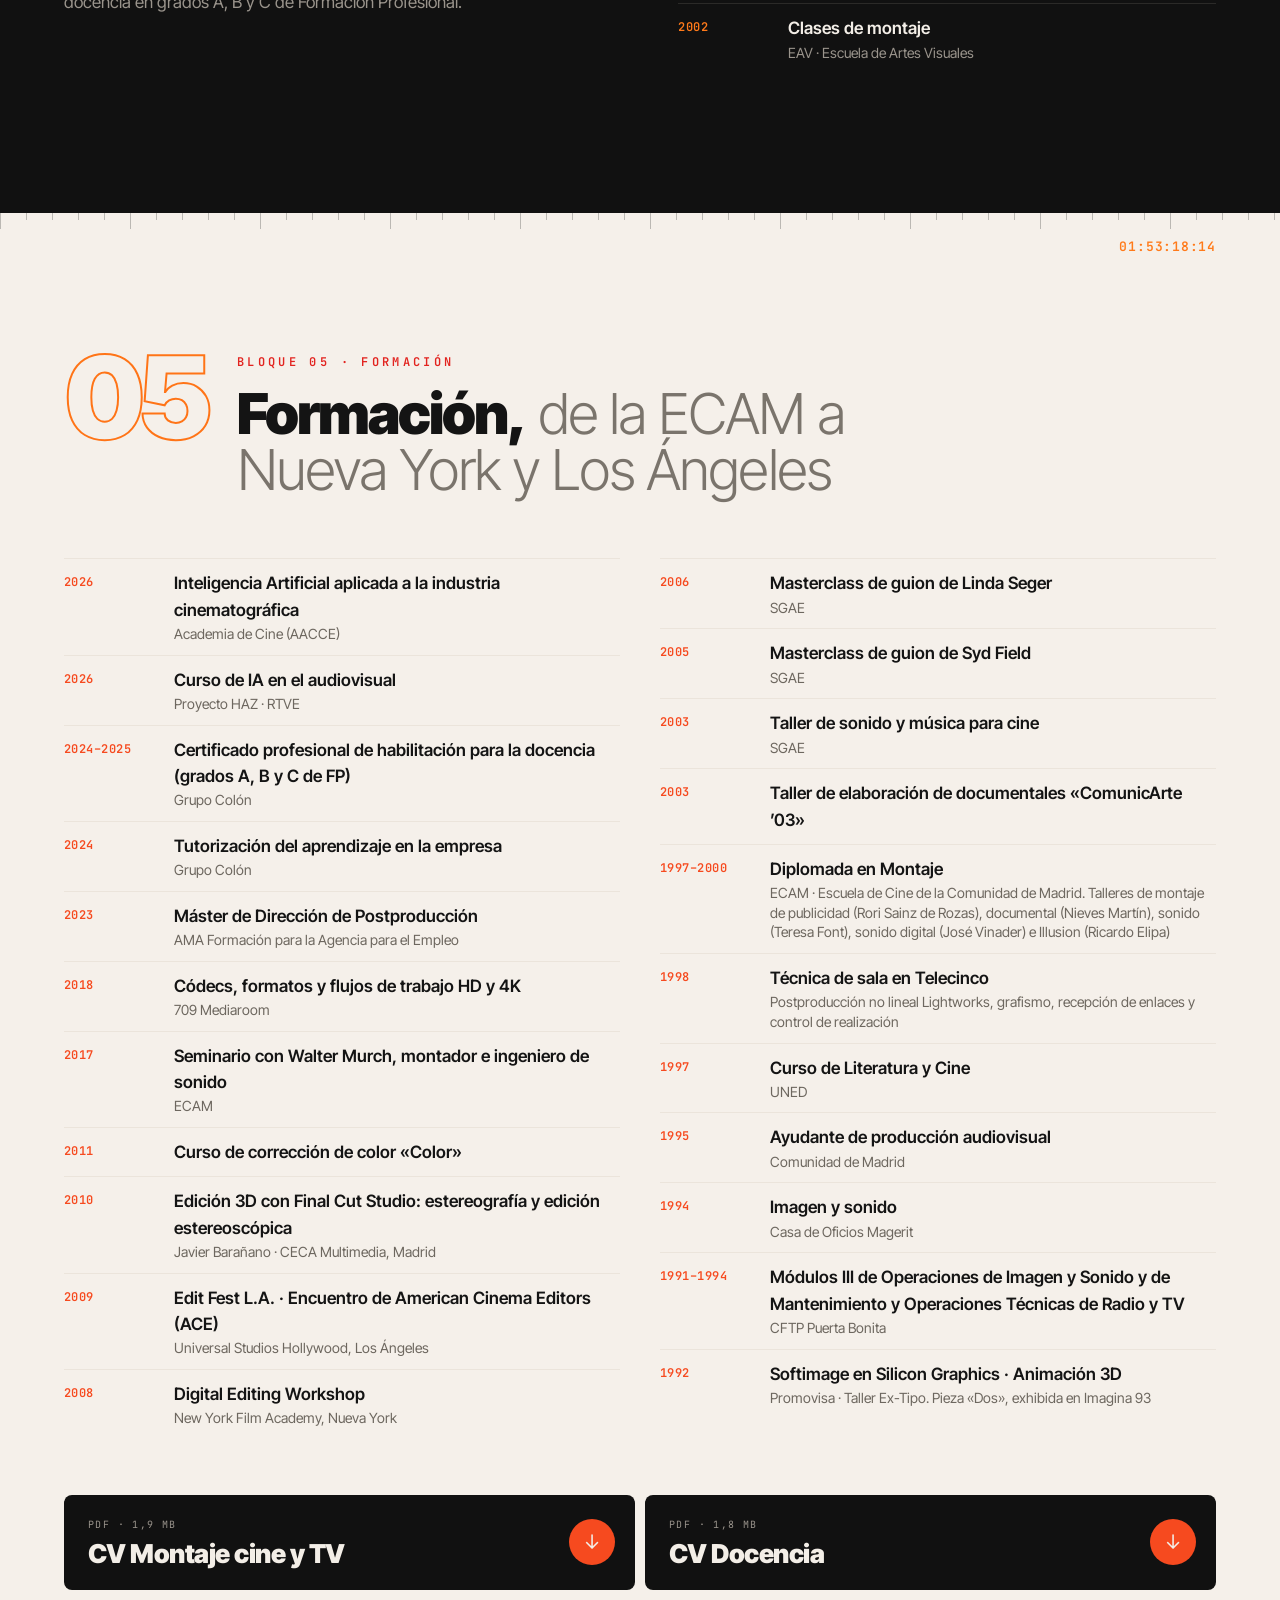
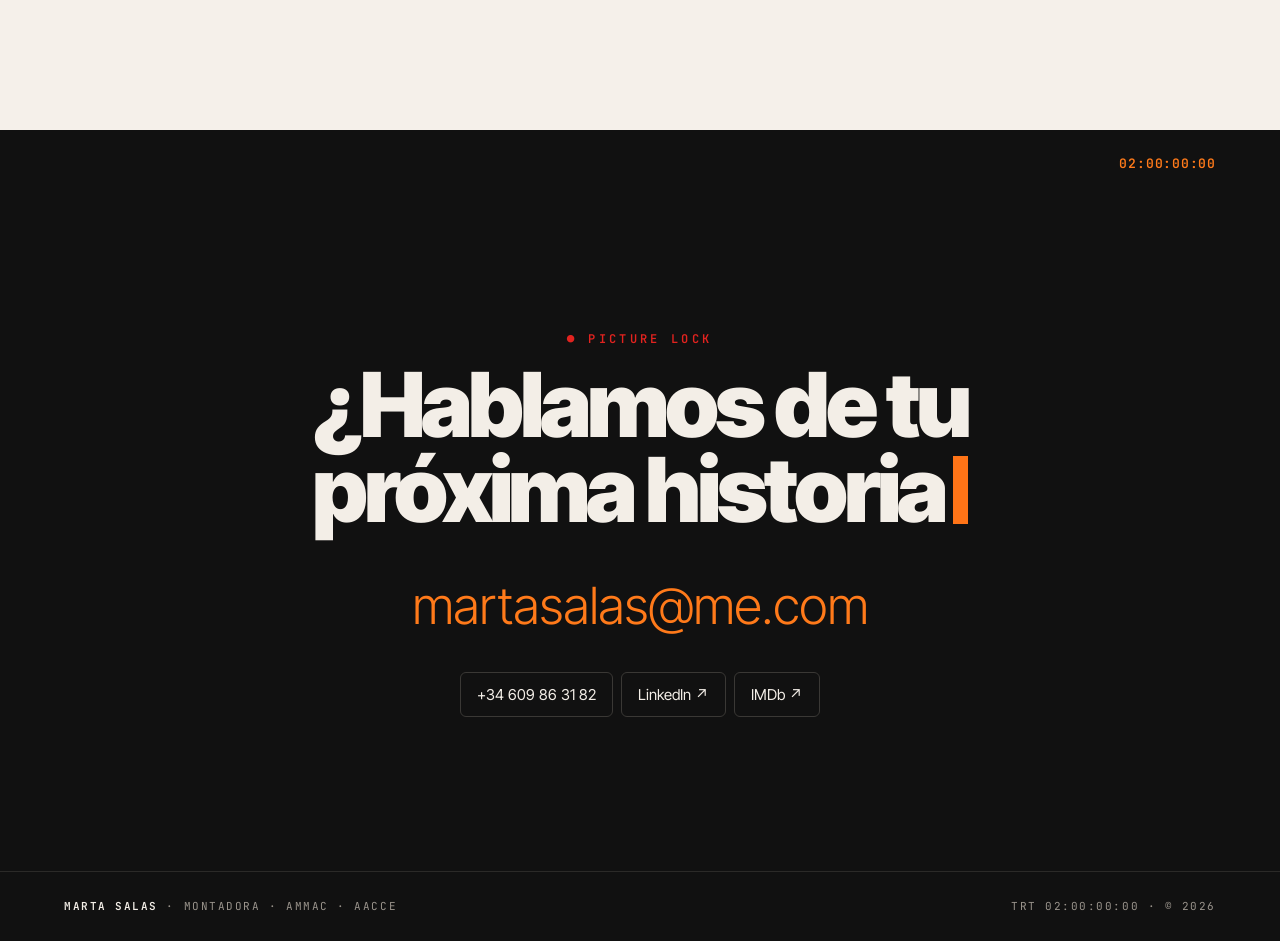
<file: web-martasalas/index.html>
<!DOCTYPE html>
<html lang="es">
<head>
  <meta charset="utf-8">
  <meta name="viewport" content="width=device-width, initial-scale=1">
  <title>Marta Salas · Montadora de cine y TV</title>
  <meta name="description" content="Marta Salas, montadora de cine y televisión (AMMAC, AACCE). Machos Alfa, Un plan perfecto, El lodo, AVA, El juego de las llaves. Más de 30 años en la sala de montaje.">
  <meta property="og:title" content="Marta Salas · Montadora de cine y TV">
  <meta property="og:description" content="Apasionada por crear historias que conecten y emocionen a través del montaje.">
  <meta property="og:type" content="website">
  <meta name="theme-color" content="#111111">
  <link rel="icon" href="data:image/svg+xml,%3Csvg xmlns='http://www.w3.org/2000/svg' viewBox='0 0 64 64'%3E%3Crect width='64' height='64' rx='12' fill='%23111'/%3E%3Crect x='10' y='38' width='14' height='10' rx='2' fill='%23ffa41b'/%3E%3Crect x='26' y='38' width='12' height='10' rx='2' fill='%23f64a1f'/%3E%3Crect x='40' y='38' width='14' height='10' rx='2' fill='%23a8192c'/%3E%3Cpath d='M32 10v44' stroke='%23e2231f' stroke-width='3'/%3E%3Cpath d='M26 10h12l-6 7z' fill='%23e2231f'/%3E%3C/svg%3E">
  <link rel="preconnect" href="https://fonts.googleapis.com">
  <link rel="preconnect" href="https://fonts.gstatic.com" crossorigin>
  <link href="https://fonts.googleapis.com/css2?family=Inter+Tight:wght@300;400;600;800;900&family=JetBrains+Mono:wght@400;600&display=swap" rel="stylesheet">
  <link rel="stylesheet" href="css/site.css">
</head>
<body>
  <a class="skip" href="#trabajos">Saltar al contenido</a>

  <!-- CABECERA: la propia web es una secuencia. Cada sección es un clip y el cabezal sigue el scroll. -->
  <header class="nle" id="nle">
    <div class="nle-top">
      <a class="brand" href="#inicio"><b>Marta Salas</b><span> · Montadora</span></a>
      <span class="nle-label mono" id="nleLabel">Secuencia · martasalas.com</span>
      <span class="tc mono" id="tc">00:59:50:00</span>
    </div>
    <nav class="nle-track" id="nleTrack" aria-label="Secciones">
      <a href="#inicio" data-c="0">00 · Inicio</a>
      <a href="#trabajos" data-c="1">01 · Trabajos</a>
      <a href="#reel" data-c="2">02 · Reel</a>
      <a href="#trayectoria" data-c="3">03 · Trayectoria</a>
      <a href="#docencia" data-c="4">04 · Docencia</a>
      <a href="#formacion" data-c="5">05 · Formación</a>
      <a href="#contacto" data-c="6">Fin · Contacto</a>
      <span class="nle-head" id="nleHead" aria-hidden="true"></span>
    </nav>
  </header>

  <main>
    <!-- 00 · INICIO -->
    <section class="hero dark" id="inicio">
      <div class="wrap">
        <p class="kicker mono">Montaje · Cine y TV · AMMAC · AACCE</p>
        <h1 class="hero-title">Apasionada por crear historias que conecten y emocionen a través del montaje<span class="cursor"></span></h1>
        <p class="hero-lede">Más de 30 años en la sala de montaje, de la primera lectura del guion al máster final. Series como <b>Machos Alfa</b> o <b>El Ministerio del Tiempo</b>, largometrajes como <b>El lodo</b> o <b>Un plan perfecto</b> y el documental <b>AVA</b>, Goya 2024.</p>
        <div class="hero-actions">
          <a class="btn btn-hot" href="#reel">▶ Ver reel</a>
          <a class="btn" href="#cv">Descargar CV</a>
        </div>

        <!-- Línea de tiempo de la carrera: arrastra el cabezal -->
        <div class="career" id="career">
          <div class="career-read" aria-live="polite">
            <span class="career-year mono" id="careerYear">2026</span>
            <span class="career-now" id="careerNow"></span>
          </div>
          <div class="career-grid">
            <div class="career-labels mono" id="careerLabels"></div>
            <div class="career-stage" id="careerStage">
              <div class="ruler mono" id="careerRuler"></div>
              <div class="career-tracks" id="careerTracks"></div>
              <div class="career-head" id="careerHead" role="slider" tabindex="0" aria-label="Año en la línea de tiempo" aria-valuemin="1991" aria-valuemax="2026" aria-valuenow="2026"></div>
            </div>
          </div>
          <p class="career-hint mono">Arrastra el cabezal para recorrer 1991 → 2026</p>
        </div>
      </div>
    </section>

    <!-- 01 · TRABAJOS -->
    <section class="block light" id="trabajos" data-tc="01:00:00:00">
      <div class="wrap">
        <header class="block-head">
          <span class="num">01</span>
          <div>
            <p class="kicker mono hot">Bloque 01 · Selección</p>
            <h2><b>Trabajos destacados,</b> de las plataformas a la gran pantalla</h2>
          </div>
        </header>
        <div class="clips" id="works"></div>
        <div class="awards" id="awards"></div>
      </div>
    </section>

    <!-- 02 · REEL -->
    <section class="block dark" id="reel" data-tc="01:14:12:08">
      <div class="wrap">
        <header class="block-head">
          <span class="num">02</span>
          <div>
            <p class="kicker mono hot">Bloque 02 · Visionado</p>
            <h2><b>Reel,</b> fragmentos de montaje para cine y televisión</h2>
          </div>
        </header>
        <div class="tabs" role="tablist">
          <button role="tab" class="tab is-active" aria-selected="true" data-reel="tv">TV</button>
          <button role="tab" class="tab" aria-selected="false" data-reel="cine">Cine</button>
        </div>
        <div class="reel-grid" id="reelGrid"></div>
      </div>
    </section>

    <!-- 03 · TRAYECTORIA -->
    <section class="block light" id="trayectoria" data-tc="01:27:40:16">
      <div class="wrap">
        <header class="block-head">
          <span class="num">03</span>
          <div>
            <p class="kicker mono hot">Bloque 03 · Filmografía</p>
            <h2><b>Trayectoria,</b> <span id="totalCredits">110</span> créditos en montaje, ayudantía y script</h2>
          </div>
        </header>
        <div class="filters">
          <div class="chips" id="chips"></div>
          <label class="search">
            <span class="sr">Buscar en la filmografía</span>
            <input type="search" id="q" placeholder="Buscar título, dirección, cadena…">
          </label>
        </div>
        <div class="credits" id="credits"></div>
        <p class="empty" id="empty" hidden>No hay resultados para esa búsqueda.</p>
      </div>
    </section>

    <!-- 04 · DOCENCIA -->
    <section class="block dark" id="docencia" data-tc="01:43:05:21">
      <div class="wrap split">
        <div>
          <header class="block-head">
            <span class="num">04</span>
            <div>
              <p class="kicker mono hot">Bloque 04 · Docencia</p>
              <h2><b>Docencia,</b> el oficio contado desde la sala</h2>
            </div>
          </header>
          <blockquote class="quote">«La pasión es una virtud en la comunicación. Soy comunicadora y te puedo <b>emocionar</b>.»</blockquote>
          <p class="muted">Profesora de Metodología del Montaje en la ECAM. Habilitada para la docencia en grados A, B y C de Formación Profesional.</p>
        </div>
        <ol class="rows" id="teaching"></ol>
      </div>
    </section>

    <!-- 05 · FORMACIÓN -->
    <section class="block light" id="formacion" data-tc="01:58:30:00">
      <div class="wrap">
        <header class="block-head">
          <span class="num">05</span>
          <div>
            <p class="kicker mono hot">Bloque 05 · Formación</p>
            <h2><b>Formación,</b> de la ECAM a Nueva York y Los Ángeles</h2>
          </div>
        </header>
        <ol class="rows rows-cols" id="training"></ol>

        <div class="cv" id="cv">
          <a class="cv-card" href="assets/marta-salas-cv-montaje.pdf" download>
            <span class="mono">PDF · 1,9 MB</span><b>CV Montaje cine y TV</b><i>↓</i>
          </a>
          <a class="cv-card" href="assets/marta-salas-cv-docencia.pdf" download>
            <span class="mono">PDF · 1,8 MB</span><b>CV Docencia</b><i>↓</i>
          </a>
        </div>
      </div>
    </section>

    <!-- FIN -->
    <section class="fin dark" id="contacto" data-tc="02:00:00:00">
      <div class="wrap">
        <p class="kicker mono hot">● Picture lock</p>
        <h2>¿Hablamos de tu próxima historia<span class="cursor"></span></h2>
        <a class="fin-mail" href="mailto:martasalas@me.com">martasalas@me.com</a>
        <div class="fin-links">
          <a href="tel:+34609863182">+34 609 86 31 82</a>
          <a href="https://www.linkedin.com/in/marta-salas-ammac-aacce-1b5954b" target="_blank" rel="noopener">LinkedIn ↗</a>
          <a href="https://www.imdb.com/name/nm1786185/" target="_blank" rel="noopener">IMDb ↗</a>
        </div>
      </div>
      <footer class="foot mono">
        <span><b>Marta Salas</b> · Montadora · AMMAC · AACCE</span>
        <span>TRT 02:00:00:00 · © <span id="year">2026</span></span>
      </footer>
    </section>
  </main>

  <div class="lightbox" id="lightbox" hidden>
    <button class="lightbox-close" id="lbClose" aria-label="Cerrar vídeo">×</button>
    <div class="lightbox-frame" id="lbFrame"></div>
  </div>

  <script src="js/data.js"></script>
  <script src="js/site.js"></script>
</body>
</html>
</file>
<file: css/styles.css>
:root {
  --bg: #f4f3f0;
  --paper: #ffffff;
  --ink: #1f2328;
  --muted: #6b7078;
  --line: #dcdad5;
  --accent: #c0392b;
  --accent-dark: #962d22;
  --dark: #22252a;
  --radius: 8px;
  --font: -apple-system, BlinkMacSystemFont, "Segoe UI", Helvetica, Arial, sans-serif;
}
* { box-sizing: border-box; }
html, body { margin: 0; background: var(--bg); color: var(--ink); font-family: var(--font); font-size: 14px; }
button, input, select, textarea { font: inherit; color: inherit; }

/* ---------- Barra superior ---------- */
.topbar { position: sticky; top: 0; z-index: 20; display: flex; justify-content: space-between; align-items: center;
  gap: 16px; padding: 10px 20px; background: var(--dark); color: #fff; }
.brand { display: flex; align-items: center; gap: 12px; }
.brand-mark { font-size: 26px; color: #ff6b5a; }
.brand-title { font-weight: 800; letter-spacing: .08em; }
.brand-sub { font-size: 11px; color: #aab; letter-spacing: .04em; }
.topbar-actions { display: flex; gap: 10px; align-items: center; flex-wrap: wrap; }
.topbar select { background: #33373e; color: #fff; border: 1px solid #4a4f57; border-radius: var(--radius); padding: 7px 10px; max-width: 260px; }

.btn { display: inline-flex; align-items: center; gap: 6px; padding: 7px 14px; border-radius: var(--radius); border: 1px solid var(--line);
  background: #fff; color: var(--ink); cursor: pointer; font-weight: 600; white-space: nowrap; }
.topbar .btn:not(.btn-primary) { background: #33373e; color: #fff; border-color: #4a4f57; }
.btn:hover { filter: brightness(.96); }
.btn-primary { background: var(--accent); border-color: var(--accent); color: #fff; }
.btn-primary:hover { background: var(--accent-dark); }
.btn-small { padding: 4px 10px; font-size: 12px; }
.btn-ghost { background: transparent; border-color: transparent; }
.btn-upload { font-size: 15px; padding: 9px 18px; }

.menu { position: relative; }
.menu-list { display: none; position: absolute; right: 0; top: calc(100% + 6px); background: #fff; color: var(--ink); min-width: 260px;
  border-radius: var(--radius); box-shadow: 0 10px 30px rgba(0,0,0,.25); padding: 6px; z-index: 30; }
.menu.open .menu-list { display: block; }
.menu-list button, .menu-list .menu-item { display: block; width: 100%; text-align: left; padding: 8px 12px; border: 0; background: none; cursor: pointer; border-radius: 6px; }
.menu-list button:hover, .menu-list .menu-item:hover { background: #f1efeb; }
.menu-list hr { border: 0; border-top: 1px solid var(--line); margin: 6px 0; }
.danger { color: var(--accent); }

/* ---------- Pestañas ---------- */
.tabs { position: sticky; top: 58px; z-index: 15; background: #2d3137; }
.tabs-sections { display: flex; gap: 6px; padding: 8px 20px 0; overflow-x: auto; }
.tabs-sections button { background: #3a3f46; border: 0; color: #e3e5e8; padding: 9px 18px; cursor: pointer; white-space: nowrap; font-weight: 800; font-size: 13px; letter-spacing: .08em; text-transform: uppercase; border-radius: 8px 8px 0 0; }
.tabs-sections button:hover { background: #474d55; color: #fff; }
.tabs-sections button.active { background: #f4f3f0; color: var(--ink); }
.tabs-sub { display: flex; gap: 4px; padding: 6px 20px; background: #f4f3f0; overflow-x: auto; border-bottom: 1px solid var(--line); }
.tabs-sub button { background: none; border: 1px solid transparent; color: #4a4f57; padding: 7px 14px; cursor: pointer; white-space: nowrap; font-weight: 600; font-size: 13px; border-radius: 99px; }
.tabs-sub button:hover { background: #e8e6e1; }
.tabs-sub button.active { background: var(--dark); color: #fff; }

main { padding: 24px; max-width: 1700px; margin: 0 auto; }
.panel { background: var(--paper); border: 1px solid var(--line); border-radius: 12px; padding: 22px 24px; margin-bottom: 20px; }
.panel h2 { margin: 0 0 4px; font-size: 20px; }
.panel h3 { margin: 18px 0 8px; font-size: 15px; }
.panel .lead { color: var(--muted); margin: 0 0 18px; max-width: 900px; line-height: 1.5; }
.toolbar { display: flex; flex-wrap: wrap; gap: 8px; align-items: center; margin: 0 0 16px; }
.toolbar .spacer { flex: 1; }
.note { background: #fff8e6; border: 1px solid #f0dca6; border-radius: var(--radius); padding: 12px 14px; color: #6b5310; line-height: 1.5; font-size: 13px; }

/* ---------- Pantalla de bienvenida / subida ---------- */
.welcome { max-width: 860px; margin: 40px auto; text-align: center; }
.welcome h1 { font-size: 30px; margin: 0 0 8px; }
.welcome p { color: var(--muted); line-height: 1.6; }
.dropzone { margin: 28px 0; border: 3px dashed #c9c5bd; border-radius: 18px; padding: 50px 30px; background: #fff; cursor: pointer; transition: .15s; }
.dropzone:hover, .dropzone.over { border-color: var(--accent); background: #fff6f4; }
.dropzone .big { font-size: 46px; }
.dropzone .btn { font-size: 17px; padding: 12px 26px; margin-top: 10px; }
.formats { font-size: 12px; color: var(--muted); margin-top: 12px; }
.docs-grid { display: grid; grid-template-columns: repeat(auto-fit, minmax(180px, 1fr)); gap: 12px; text-align: left; margin-top: 26px; }
.docs-grid div { background: #fff; border: 1px solid var(--line); border-radius: 10px; padding: 12px 14px; font-size: 13px; line-height: 1.4; }
.docs-grid b { display: block; margin-bottom: 4px; }

/* ---------- Formularios ---------- */
.form-grid { display: grid; grid-template-columns: repeat(auto-fit, minmax(230px, 1fr)); gap: 14px 18px; }
.field { display: flex; flex-direction: column; gap: 4px; }
.field.wide { grid-column: 1 / -1; }
.field label { font-size: 11px; font-weight: 700; text-transform: uppercase; letter-spacing: .06em; color: var(--muted); }
.field input, .field select, .field textarea, .cell-input { border: 1px solid var(--line); border-radius: 6px; padding: 7px 9px; background: #fff; width: 100%; }
.field textarea { min-height: 80px; resize: vertical; line-height: 1.45; }
.field small { color: var(--muted); font-size: 11px; }
input:focus, textarea:focus, select:focus { outline: 2px solid #ffb4a8; outline-offset: 0; border-color: var(--accent); }

.stats { display: grid; grid-template-columns: repeat(auto-fit, minmax(140px, 1fr)); gap: 10px; margin-top: 14px; }
.stat { background: #f7f6f3; border-radius: 10px; padding: 12px; }
.stat b { display: block; font-size: 22px; }
.stat span { font-size: 11px; color: var(--muted); text-transform: uppercase; letter-spacing: .05em; }

/* ---------- Tablas ---------- */
.table-wrap { overflow-x: auto; border: 1px solid var(--line); border-radius: 10px; }
table { border-collapse: collapse; width: 100%; background: #fff; }
th { background: #3a3d42; color: #fff; font-size: 12px; text-align: left; padding: 8px; position: sticky; top: 0; white-space: nowrap; }
td { border-top: 1px solid #ebe9e4; padding: 6px 8px; vertical-align: top; font-size: 13px; }
td.num, th.num { text-align: center; white-space: nowrap; }
.escaleta td { border-top: 1px solid rgba(255,255,255,.7); }
.cell-input { padding: 4px 6px; font-size: 13px; min-width: 70px; }
select.cell-input { min-width: 150px; }
textarea.cell-input { min-height: 54px; resize: vertical; min-width: 220px; }
.needs-cell { display: flex; flex-wrap: wrap; gap: 3px; min-width: 380px; }
.chip { display: inline-flex; align-items: center; gap: 3px; font-size: 11px; padding: 2px 7px; border-radius: 99px; background: #eeece8; cursor: pointer; user-select: none; border: 1px solid transparent; white-space: nowrap; }
.chip input { display: none; }
.chip.on { background: #2f3338; color: #fff; }
/* Leyenda de postproducción y montaje */
.lbl-pendiente.on, .lbl-bg-pendiente { background: #e6ae66 !important; color: #fff; }
.lbl-ingesta.on, .lbl-bg-ingesta { background: #72bad8 !important; color: #fff; }
.lbl-preparada.on, .lbl-bg-preparada { background: #dd8ac6 !important; color: #fff; }
.lbl-montada.on, .lbl-bg-montada { background: #cc6b55 !important; color: #fff; }
.lbl-urgente.on, .lbl-bg-urgente { background: #98e0a2 !important; color: #1f4d2a; }
.lbl-sono.on, .lbl-bg-sono { background: #86b86a !important; color: #fff; }
.lbl-vfx.on, .lbl-bg-vfx { background: #e8d660 !important; color: #4d4210; }
.lbl-color.on, .lbl-bg-color { background: #ad7fd6 !important; color: #fff; }
.lbl-musica.on, .lbl-bg-musica { background: #4575b4 !important; color: #fff; }
.lbl-eliminada.on, .lbl-bg-eliminada { background: #4d4d4d !important; color: #fff; }
.estado-badge { display: inline-block; font-size: 11px; font-weight: 800; letter-spacing: .04em; padding: 3px 9px; border-radius: 5px; white-space: nowrap; }
.estado-select { font-weight: 800; border: 0 !important; min-width: 120px !important; font-size: 12px; }
.estado-select option { background: #fff; color: var(--ink); }
.post-legend { display: flex; flex-wrap: wrap; gap: 4px; align-items: center; font-size: 11px; }
.post-legend b { margin-right: 4px; letter-spacing: .05em; }
.print-only { display: none; }
.row-detail td { background: #faf9f7; }
.detail-grid { display: grid; grid-template-columns: 1.2fr 1fr; gap: 16px; }
.script-text { white-space: pre-wrap; font-family: "Courier Prime", "Courier New", monospace; font-size: 12px; background: #fff; border: 1px solid var(--line); border-radius: 6px; padding: 10px; max-height: 360px; overflow: auto; }
.trama-dot { display: inline-block; width: 12px; height: 12px; border-radius: 3px; vertical-align: middle; margin-right: 4px; border: 1px solid rgba(0,0,0,.15); }
.scene-head { font-weight: 700; }
.muted { color: var(--muted); }
.strike { text-decoration: line-through; opacity: .55; }

/* Leyenda tramas */
.legend { display: grid; grid-template-columns: auto 1fr; gap: 3px 10px; max-width: 640px; margin: 0 0 16px; font-size: 13px; }
.legend .sw { padding: 2px 10px; font-weight: 700; text-align: center; border-radius: 4px; }
.legend-inline { display: flex; flex-wrap: wrap; gap: 6px 14px; font-size: 12px; margin-bottom: 12px; }

/* Tramas editor */
.trama-row { display: grid; grid-template-columns: 50px 46px 1fr 2fr 40px; gap: 8px; align-items: center; margin-bottom: 8px; }
.trama-row input[type=color] { width: 46px; height: 34px; padding: 2px; border: 1px solid var(--line); border-radius: 6px; }

/* ---------- Escaleta de montaje (fichas) ---------- */
.cards { display: flex; flex-direction: column; }
.card { border-top: 2px solid currentColor; padding: 12px 6px 14px 36px; position: relative; background: #fff; }
.card:last-child { border-bottom: 2px solid currentColor; }
.card .handle { position: absolute; left: 4px; top: 14px; cursor: grab; color: #aaa; font-size: 18px; user-select: none; }
.card .card-title { font-size: 20px; font-weight: 800; margin: 0 0 4px; display: flex; gap: 18px; flex-wrap: wrap; align-items: baseline; }
.card .card-title .dur { font-size: 12px; font-weight: 600; opacity: .7; }
.card .row { font-size: 15px; margin: 4px 0; display: flex; gap: 6px; align-items: flex-start; }
.card .row b { white-space: nowrap; }
.card .row .edit { flex: 1; border: 1px dashed transparent; border-radius: 4px; padding: 1px 4px; min-height: 22px; outline: none; color: inherit; background: transparent; resize: none; font-size: 15px; line-height: 1.35; overflow: hidden; }
.card .row .edit:hover { border-color: #ddd; }
.card .row .edit:focus { border-color: currentColor; background: #fffdf8; }
.card .tag { font-size: 12px; color: #999; letter-spacing: .03em; margin-top: 4px; }
.card .card-tools { position: absolute; right: 6px; top: 10px; display: flex; gap: 4px; }
.card.dragging { opacity: .4; }
.card.drop-before { box-shadow: 0 -4px 0 #ff6b5a inset; }
.card.removed { opacity: .45; }
.card.removed .card-title span:first-child { text-decoration: line-through; }

/* ---------- Arco de personajes ---------- */
.matrix { border-collapse: separate; border-spacing: 1px; width: auto; }
.matrix th { background: #fff; color: var(--muted); font-weight: 600; font-size: 10px; padding: 2px 0; position: static; }
.matrix th.vert { writing-mode: vertical-rl; transform: rotate(180deg); height: 40px; text-align: left; min-width: 14px; }
.matrix td { padding: 0; width: 14px; min-width: 14px; height: 18px; border: 0; background: #f1f0ed; }
.matrix td.name { width: auto; background: #fff; padding: 0 10px 0 0; font-size: 12px; font-weight: 700; white-space: nowrap; position: sticky; left: 0; }
.matrix td.on { border-radius: 2px; }
.char-cards { display: grid; grid-template-columns: repeat(auto-fill, minmax(340px, 1fr)); gap: 14px; margin-top: 16px; }
.char-card { border: 1px solid var(--line); border-left: 6px solid #999; border-radius: 10px; padding: 12px 14px; background: #fff; }
.char-card h4 { margin: 0 0 4px; font-size: 16px; }
.char-card .meta { font-size: 12px; color: var(--muted); margin-bottom: 8px; }
.char-card textarea { min-height: 48px; }
.arc-line { display: flex; align-items: center; gap: 6px; }
.arc-line .field { flex: 1; }

/* ---------- Step line ---------- */
.stepline-wrap { background: #fff; border: 1px solid var(--line); border-radius: 10px; overflow-x: auto; }
.stepline-wrap svg { display: block; width: 100%; min-width: 1100px; height: auto; }
.stepline-wrap svg .pt { cursor: ns-resize; touch-action: none; }
.stepline-wrap svg { touch-action: pan-x pan-y; }
@media (pointer: coarse) { .stepline-wrap svg .pt { r: 9; } .btn-small { padding: 7px 12px; } .chip { padding: 5px 9px; font-size: 12px; } }
.stepline-wrap svg .pt:hover { r: 7; }
.acts-editor { display: grid; grid-template-columns: repeat(auto-fit, minmax(200px, 1fr)); gap: 10px; }

/* ---------- Departamentos ---------- */
.dept { border: 1px solid var(--line); border-top: 5px solid #999; border-radius: 10px; padding: 14px 16px; margin-bottom: 16px; background: #fff; break-inside: avoid; }
.dept h3 { margin: 0 0 8px; }
.dept-montaje { border-top-color: #cc6b55; }
.dept-color { border-top-color: #ad7fd6; }
.dept-vfx { border-top-color: #e8d660; }
.dept-sonido { border-top-color: #86b86a; }
.dept-musica { border-top-color: #4575b4; }
.dept table td { font-size: 12.5px; }

/* ---------- Modal / toast ---------- */
.modal-backdrop { position: fixed; inset: 0; background: rgba(20,22,26,.55); display: flex; align-items: center; justify-content: center; z-index: 50; }
.modal-backdrop[hidden] { display: none; }
.modal { background: #fff; border-radius: 14px; padding: 24px; max-width: 560px; width: calc(100% - 40px); box-shadow: 0 20px 60px rgba(0,0,0,.35); }
.modal h3 { margin: 0 0 8px; }
.modal p { color: var(--muted); line-height: 1.5; }
.modal .actions { display: flex; gap: 8px; justify-content: flex-end; flex-wrap: wrap; margin-top: 18px; }
.toast { position: fixed; bottom: 22px; left: 50%; transform: translateX(-50%); background: var(--dark); color: #fff; padding: 11px 18px; border-radius: 10px; z-index: 60; box-shadow: 0 8px 24px rgba(0,0,0,.3); max-width: 90vw; }
.toast[hidden] { display: none; }
.drop-overlay { position: fixed; inset: 0; background: rgba(192,57,43,.85); color: #fff; font-size: 32px; font-weight: 800; display: flex; align-items: center; justify-content: center; z-index: 70; pointer-events: none; }
.drop-overlay[hidden] { display: none; }
.spinner { display: inline-block; width: 18px; height: 18px; border: 3px solid #ddd; border-top-color: var(--accent); border-radius: 50%; animation: spin .8s linear infinite; vertical-align: middle; margin-right: 8px; }
@keyframes spin { to { transform: rotate(360deg); } }

.print-header { display: none; }

/* ---------- Impresión ---------- */
@media print {
  @page { size: A4 landscape; margin: 10mm; }
  body { background: #fff; font-size: 11px; }
  .no-print, .toolbar, .card-tools, .handle, .btn { display: none !important; }
  main { padding: 0; max-width: none; }
  .panel { border: 0; padding: 0; }
  .print-only { display: inline; }
  .print-header { display: block; margin-bottom: 10px; border-bottom: 2px solid #000; padding-bottom: 6px; }
  .print-header h1 { font-size: 18px; margin: 0; }
  th { position: static; }
  .table-wrap, .stepline-wrap { overflow: visible; border: 0; }
  .stepline-wrap svg { min-width: 0; }
  * { -webkit-print-color-adjust: exact; print-color-adjust: exact; }
  tr, .card, .char-card { break-inside: avoid; }
  input, select, textarea { border: 0 !important; background: transparent !important; resize: none; }
}
@media (max-width: 1100px) { .topbar { position: static; flex-wrap: wrap; } .tabs { top: 0; } main { padding: 14px; } .panel { padding: 16px; } }
.card .estado-select { width: auto; display: inline-block; margin-right: 8px; vertical-align: middle; padding: 3px 6px; }

.lbl-bg-sinrodar { background: #fff !important; color: transparent !important; box-shadow: inset 0 0 0 2px #d0342c; min-width: 34px; }
.lbl-bg-rodada { background: #fff !important; color: #d0342c !important; box-shadow: inset 0 0 0 2px #d0342c; }
select.lbl-bg-sinrodar, select.lbl-bg-rodada { border: 0 !important; }
button.chip { font: inherit; font-size: 11px; }
.need-nav { cursor: pointer; }
.need-nav:hover { filter: brightness(1.08); }
.need-active { outline: 3px solid var(--dark); outline-offset: 1px; }

.estados-cell { display: flex; flex-wrap: wrap; gap: 3px; min-width: 250px; max-width: 330px; align-items: center; }
.est-chip { font: inherit; font-size: 10px; font-weight: 800; letter-spacing: .03em; padding: 2px 6px; border-radius: 4px; cursor: pointer; background: #fff; color: var(--c); border: 1.5px solid var(--c); opacity: .45; }
.est-chip:hover { opacity: .8; }
.est-chip.on { opacity: 1; border-color: transparent; }
.est-chip.on.lbl-bg-rodada { border-color: #d0342c; }
.card .estados-cell { display: inline-flex; max-width: none; vertical-align: middle; margin-right: 8px; }
@media (pointer: coarse) { .est-chip { font-size: 11px; padding: 5px 8px; } }
.est-chip.on { color: #fff; }
.est-chip.on.lbl-bg-urgente { color: #1f4d2a; }
.est-chip.on.lbl-bg-vfx { color: #4d4210; }
.est-chip.on.lbl-bg-rodada { color: #d0342c; }

/* Desplegable de estados (selección múltiple) */
.est-dd { display: inline-block; min-width: 150px; }
.est-dd summary { list-style: none; cursor: pointer; display: flex; flex-wrap: wrap; gap: 3px; align-items: center; padding: 4px 6px; border: 1px solid var(--line); border-radius: 6px; background: #fff; }
.est-dd summary::-webkit-details-marker { display: none; }
.est-dd[open] summary { border-color: var(--accent); }
.est-caret { margin-left: auto; padding-left: 6px; color: var(--muted); font-size: 11px; }
.est-menu { margin-top: 4px; border: 1px solid var(--line); border-radius: 8px; background: #fff; box-shadow: 0 6px 18px rgba(0,0,0,.12); padding: 4px; min-width: 260px; }
.est-opt { display: grid; grid-template-columns: 18px auto 1fr; gap: 8px; align-items: center; width: 100%; text-align: left; border: 0; background: none; padding: 6px; border-radius: 6px; cursor: pointer; font-size: 12px; }
.est-opt:hover { background: #f3f1ed; }
.est-opt.on { background: #f7f5f1; }
.est-check { font-weight: 800; color: var(--accent); }
.est-clear { border-top: 1px solid var(--line); border-radius: 0 0 6px 6px; margin-top: 2px; }
.card .est-dd { vertical-align: middle; margin-right: 8px; }
@media (pointer: coarse) { .est-opt { padding: 10px 8px; font-size: 13px; } }
.est-dd { min-width: 220px; }

/* Necesidades: todos los departamentos a la vez */
.depts-all th.dept-th { border-bottom: 4px solid #999; }
.dept-th-montaje { border-bottom-color: #cc6b55 !important; }
.dept-th-color { border-bottom-color: #ad7fd6 !important; }
.dept-th-vfx { border-bottom-color: #e8d660 !important; }
.dept-th-sonido { border-bottom-color: #86b86a !important; }
.dept-th-musica { border-bottom-color: #4575b4 !important; }
.depts-all td[class^="dept-td-"] { border-left: 1px solid #ebe9e4; }
.dept-btn { border-left: 5px solid #999; }
.dept-btn-montaje { border-left-color: #cc6b55; }
.dept-btn-color { border-left-color: #ad7fd6; }
.dept-btn-vfx { border-left-color: #e8d660; }
.dept-btn-sonido { border-left-color: #86b86a; }
.dept-btn-musica { border-left-color: #4575b4; }
input.mono { font-family: "SF Mono", Menlo, monospace; font-size: 12px; }

.needs-dd { min-width: 200px; max-width: 320px; }
.needs-dd summary { flex-wrap: wrap; }
.needs-group { font-size: 10px; font-weight: 800; letter-spacing: .06em; text-transform: uppercase; color: var(--muted); padding: 6px 6px 2px; }
.needs-dd .est-opt { grid-template-columns: 18px auto 1fr; padding: 4px 6px; }

.merge-log { background: #f1f7ee; border: 1px solid #cfe3c4; border-radius: 8px; padding: 10px 12px; margin-bottom: 12px; font-size: 13px; }
.merge-item { display: flex; justify-content: space-between; align-items: center; gap: 10px; padding: 4px 0; border-top: 1px solid #dfeed7; }
.merge-item:first-of-type { border-top: 0; }

/* Arco emocional */
.arc-table td { vertical-align: top; }
.arc-name { min-width: 130px; background: #fff; }
.emo-row { display: grid; grid-template-columns: 1fr 120px; gap: 4px; margin-top: 4px; }
.emo-sel { min-width: 0 !important; font-size: 12px; }
.emo-grid { display: grid; grid-template-columns: repeat(auto-fill, minmax(320px, 1fr)); gap: 12px; }
.emo-card { border: 1px solid var(--line); border-radius: 10px; padding: 6px; background: #fff; break-inside: avoid; }
.emo-big { border: 1px solid var(--line); border-radius: 10px; padding: 8px; background: #fff; overflow-x: auto; }
/* Script doctor */
.doctor-table .act-row td { background: #2a4f8f; color: #fff; font-weight: 800; font-size: 12px; letter-spacing: .05em; }
.dev { font-size: 10px; font-weight: 800; color: #2e7d4f; margin-top: 2px; }
.dev-bad { color: #c0392b; }

/* Step line interactivo */
.stepline-wrap svg .globe { cursor: grab; touch-action: none; }
.stepline-wrap svg .globe:active { cursor: grabbing; }
.stepline-wrap svg .globe:hover rect { stroke: #222; stroke-width: 2; }
.trama-vis { gap: 6px; }
.trama-vis.off { opacity: .4; text-decoration: line-through; }

.trama-vis-wrap { display: inline-flex; align-items: center; border: 1px solid var(--line); border-radius: 8px; background: #fff; }
.trama-vis-wrap .trama-vis { border: 0; }
.solo-btn { font-size: 10px; padding: 3px 6px; color: var(--muted); border-left: 1px solid var(--line) !important; border-radius: 0 8px 8px 0; }

/* Copia para exportar a PDF */
.pdf-root main, .pdf-root { font-size: 13px; }
.pdf-root .print-header { display: block; margin: 0 0 10px; border-bottom: 2px solid #000; padding: 0 0 6px; }
.pdf-root .print-header h1 { font-size: 20px; margin: 0; }
.pdf-root .print-only { display: inline; }
.pdf-root .panel { border: 0; padding: 10px 6px; margin: 0; }
.pdf-root .table-wrap, .pdf-root .stepline-wrap, .pdf-root .emo-big { overflow: visible; border: 0; }
.pdf-root th { position: static; }
.pdf-root .stepline-wrap svg { min-width: 0; }
.pdf-root .pdf-text { white-space: pre-wrap; display: inline-block; min-width: 0; }
.pdf-root .lead { display: none; }

/* Zoom del step line */
.zoom-ctl { display: inline-flex; align-items: center; gap: 6px; margin-right: 8px; }
.zoom-ctl b { min-width: 44px; text-align: center; font-size: 12px; }
.stepline-wrap.zoomed svg { width: auto; min-width: 0; max-width: none; }
.pdf-root .stepline-wrap svg { width: 100% !important; height: auto !important; }

/* Mapa de tramas */
.map-layout { display: grid; grid-template-columns: minmax(0, 1fr) 320px; gap: 14px; align-items: start; }
.map-wrap { border: 1px solid var(--line); border-radius: 10px; overflow: hidden; background: #fff; max-height: 80vh; touch-action: none; cursor: grab; }
.map-wrap svg { display: block; touch-action: none; }
.map-wrap .node { cursor: grab; }
.map-wrap .node:active { cursor: grabbing; }
.map-wrap .edge-hit { cursor: pointer; }
.map-panel { border: 1px solid var(--line); border-radius: 10px; padding: 14px; background: #fff; font-size: 13px; position: sticky; top: 130px; }
.map-panel .chip { margin: 2px; }
.map-scenes { display: flex; flex-wrap: wrap; gap: 3px; }
.map-scenes span { font-size: 11px; font-weight: 700; padding: 2px 6px; border-radius: 4px; background: #eee; }
.map-bar { display: grid; grid-template-columns: 20px 1fr 28px; gap: 6px; align-items: center; font-size: 12px; margin: 3px 0; }
.map-bar div { background: #f0eee9; border-radius: 4px; height: 10px; overflow: hidden; }
.map-bar i { display: block; height: 100%; }
@media (max-width: 1000px) { .map-layout { grid-template-columns: 1fr; } .map-panel { position: static; } }
.pdf-root .map-wrap { max-height: none; overflow: visible; border: 0; }
.pdf-root .map-wrap svg { width: 100% !important; height: auto !important; }
.pdf-root .map-layout { grid-template-columns: 1fr; }

.map-view-btns { display: flex; flex-direction: column; gap: 4px; align-items: flex-start; margin-bottom: 10px; }

/* Adjuntos por secuencia */
.att-row { align-items: center !important; }
.att-list { display: flex; flex-wrap: wrap; gap: 6px; align-items: center; flex: 1; }
.att-chip { font: inherit; font-size: 12px; border: 1px solid currentColor; background: #fff; color: inherit; border-radius: 6px; padding: 3px 8px; cursor: pointer; max-width: 340px; display: inline-flex; gap: 4px; align-items: center; }
.att-chip:hover { background: #fffdf5; }
.att-tipo { font-weight: 800; font-size: 10px; text-transform: uppercase; letter-spacing: .03em; }
.att-name { white-space: nowrap; overflow: hidden; text-overflow: ellipsis; max-width: 200px; color: #555; }
.att-add { font-size: 12px; font-weight: 700; color: var(--accent); cursor: pointer; border: 1px dashed var(--accent); border-radius: 6px; padding: 3px 8px; }
.att-empty { font-size: 12px; }
.modal.modal-wide { max-width: 1000px; }
.att-frame { width: 100%; height: 65vh; border: 1px solid var(--line); border-radius: 8px; background: #f4f3f0; }

.att-pdf { overflow: auto; padding: 12px; text-align: center; -webkit-overflow-scrolling: touch; }
.att-page { display: block; margin: 0 auto 12px; background: #fff; box-shadow: 0 2px 10px rgba(0,0,0,.18); }
.att-pages { font-size: 12px; margin-bottom: 8px; }

.att-cell { display: flex; flex-direction: column; gap: 4px; align-items: flex-start; min-width: 120px; }
.att-mini { font-size: 11px; padding: 2px 6px; color: #2f3338; border-color: #c9c5bd; }
.att-cell .att-add { padding: 1px 8px; }

.att-name-mini { color: #2f3338; max-width: 170px; }

/* Columnas movibles */
th.col-drag { cursor: grab; }
th.col-drag:hover { background: #4a4e55; }
th.col-dragging { opacity: .4; }
th.col-over { box-shadow: inset 3px 0 0 #ff6b5a, inset -3px 0 0 #ff6b5a; }
.cols-list { display: flex; flex-direction: column; gap: 4px; max-height: 55vh; overflow: auto; margin: 8px 0; }
.cols-item { display: flex; justify-content: space-between; align-items: center; padding: 6px 10px; border: 1px solid var(--line); border-radius: 8px; background: #fff; }
.cols-item.off { opacity: .5; }
.cols-item label { display: flex; gap: 8px; align-items: center; font-weight: 600; }
.cols-item span { display: flex; gap: 4px; }

.esc-needs .needs-dd { min-width: 170px; }
.needs-row { align-items: center !important; }
.card .needs-dd { color: var(--ink); max-width: 520px; }
.card .needs-dd summary { background: rgba(255,255,255,.85); }

/* Navegación por fases */
.tabs-sections { align-items: flex-end; }
.phase-n { display: inline-flex; width: 18px; height: 18px; border-radius: 50%; background: #ff6b5a; color: #fff; font-size: 11px; align-items: center; justify-content: center; margin-right: 7px; vertical-align: 1px; }
.tabs-sections button.active .phase-n { background: var(--accent); }
.nav-switch { margin-left: auto; display: inline-flex; align-items: center; gap: 2px; padding-bottom: 6px; color: #aab; font-size: 11px; }
.nav-switch span { margin-right: 6px; }
.nav-switch button { background: #3a3f46; color: #c9ccd2; border: 0; padding: 5px 10px; font-size: 11px; font-weight: 700; cursor: pointer; letter-spacing: 0; text-transform: none; border-radius: 0; }
.nav-switch button:first-of-type { border-radius: 6px 0 0 6px; } .nav-switch button:last-of-type { border-radius: 0 6px 6px 0; }
.nav-switch button.on { background: #ff6b5a; color: #fff; }
.tab-group-label { align-self: center; font-size: 10px; font-weight: 800; letter-spacing: .1em; text-transform: uppercase; color: #8a8f97; padding: 0 4px 0 14px; white-space: nowrap; border-left: 1px solid var(--line); margin-left: 6px; }
.tab-group-label:first-child { border-left: 0; margin-left: 0; padding-left: 4px; }
/* Seguimiento de rodaje */
.rodaje-progress { background: #f7f6f3; border-radius: 10px; padding: 12px 14px; }
.rp-bar { height: 14px; background: #e6e3de; border-radius: 99px; overflow: hidden; }
.rp-bar i { display: block; height: 100%; background: linear-gradient(90deg, #d0342c, #cc6b55); }
.rp-nums { margin-top: 8px; font-size: 13px; }
tr.row-shot td { background: #fbfaf7; }

/* Organizar pestañas */
.nav-org { margin-right: 10px; border-radius: 6px !important; background: #4a4f57 !important; color: #fff !important; }
.tabs-sub button.tab-dragging { opacity: .4; }
.tab-over { box-shadow: inset 0 0 0 2px #ff6b5a !important; }
.lay-wrap { display: grid; grid-template-columns: repeat(auto-fit, minmax(280px, 1fr)); gap: 12px; max-height: 62vh; overflow: auto; margin: 10px 0; }
.lay-phase { background: #f7f6f3; border-radius: 10px; padding: 10px; }
.lay-phase-h { display: flex; align-items: center; gap: 6px; margin-bottom: 8px; }
.lay-phase-h input { font-weight: 800; text-transform: uppercase; letter-spacing: .05em; }
.lay-group { background: #fff; border: 1px solid var(--line); border-radius: 8px; padding: 8px; margin-bottom: 8px; }
.lay-group-h { display: flex; gap: 4px; margin-bottom: 6px; }
.lay-group-h input { font-size: 11px; font-weight: 800; text-transform: uppercase; letter-spacing: .08em; color: var(--muted); }
.lay-tab { display: flex; justify-content: space-between; align-items: center; gap: 6px; padding: 4px 0; border-top: 1px solid #f0eee9; font-size: 13px; font-weight: 600; }
.lay-tools { display: flex; gap: 3px; align-items: center; }
.lay-to { width: 96px !important; min-width: 0 !important; font-size: 11px; padding: 3px 4px; }
.lay-add { margin-top: 6px; font-size: 12px; }

.est-filter { font: inherit; font-size: 11px; font-weight: 800; letter-spacing: .04em; border: 0; cursor: pointer; padding: 4px 10px; transition: transform .1s; }
.est-filter:hover { transform: translateY(-1px); filter: brightness(1.05); }
.est-filter.on { outline: 3px solid var(--dark); outline-offset: 2px; }
.est-filters { align-items: center; gap: 6px; }

/* Series / episodios */
#epSelect { background: #4a2d2a; color: #fff; border: 1px solid #ff6b5a; border-radius: var(--radius); padding: 7px 10px; max-width: 260px; font-weight: 700; }
tr.ep-current td { background: #fff4f2; }

/* Vista por fases: grupos en cajas (propuesta B) */
.tabs-sub.tabs-sub-groups { align-items: stretch; gap: 10px; padding: 8px 20px 10px; }
.tab-grp { background: #fff; border: 1px solid #e3e0da; border-radius: 10px; padding: 3px 4px 4px; display: flex; flex-direction: column; flex-shrink: 0; }
.tab-grp.has-active { border-color: #d9c9c4; box-shadow: 0 1px 4px rgba(0,0,0,.06); }
.tab-grp-title { font-size: 9px; font-weight: 800; letter-spacing: .12em; text-transform: uppercase; color: #c0392b; padding: 1px 10px 2px; user-select: none; cursor: default; }
.tab-grp-row { display: flex; gap: 2px; }
.tabs-sub-groups .tab-group-label { display: none; }

.proj-item { gap: 10px; }
.proj-cur { border-color: #ff6b5a; background: #fff8f6; }

/* =====================================================================
   APARIENCIA (temas para probar)
   ===================================================================== */
.theme-list { display: flex; flex-direction: column; gap: 8px; margin: 10px 0; }
.theme-opt { display: flex; gap: 12px; align-items: center; text-align: left; border: 2px solid var(--line); background: #fff; border-radius: 10px; padding: 10px 12px; cursor: pointer; font: inherit; font-size: 13px; }
.theme-opt.on { border-color: var(--accent); background: #fff8f6; }
.theme-sw { width: 54px; height: 38px; border-radius: 6px; flex-shrink: 0; border: 1px solid rgba(0,0,0,.15); }
.theme-sw-actual { background: linear-gradient(#22252a 0 35%, #f4f3f0 35%); }
.theme-sw-sala { background: linear-gradient(#0f1114 0 30%, #1b1e23 30% 50%, #262b33 50%); box-shadow: inset 0 18px 0 -12px #e8a9a9; }
.theme-sw-guion { background: #f6f1e7 repeating-linear-gradient(transparent 0 8px, #e0d6c4 8px 9px); border-left: 4px solid #b23a2e; }
.theme-sw-corte { background: linear-gradient(90deg, #f6f1e7 0 45%, #fff 45% 55%, #1d2026 55%); }
.theme-sw-moviola { background: #2a2622; border: 3px dashed #f5c84c; }

/* ---------- 1 · Sala de montaje ---------- */
body.theme-sala { background: #15171b; }
.theme-sala .topbar { background: #0f1114; border-bottom: 1px solid #262a31; }
.theme-sala .brand-mark { color: #ff3b30; text-shadow: 0 0 10px rgba(255,59,48,.6); }
.theme-sala .brand-title, .theme-sala .tabs-sections button[data-section] { font-family: 'JetBrains Mono', ui-monospace, monospace; letter-spacing: .12em; }
.theme-sala .brand-sub { color: #ffb000; font-family: 'JetBrains Mono', monospace; }
.sala-tl { position: relative; background: #1b1e23; border-bottom: 1px solid #262a31; padding: 6px 22px 8px; }
.sala-ruler { position: relative; height: 13px; font-family: 'JetBrains Mono', monospace; font-size: 9px; color: #6b7280; }
.sala-ruler span { position: absolute; transform: translateX(-50%); }
.sala-ruler span:first-child { transform: none; }
.sala-clips { display: flex; gap: 1px; height: 18px; border-radius: 3px; overflow: hidden; }
.sala-clips i { display: block; min-width: 1px; opacity: .92; }
.sala-ph { position: absolute; top: 2px; bottom: 2px; width: 2px; background: #ff3b30; }
.theme-sala .tabs { background: #15171b; }
.theme-sala .tabs-sections button[data-section] { background: #1f2329; color: #9aa3ad; }
.theme-sala .tabs-sections button[data-section].active { background: #262b33; color: #fff; box-shadow: inset 0 2px 0 #ff3b30; }
.theme-sala .tabs-sub { background: #262b33; border-bottom-color: #333944; }
.theme-sala .tab-grp { background: #1b1f25; border-color: #333944; }
.theme-sala .tab-grp-title { color: #ffb000; font-family: 'JetBrains Mono', monospace; }
.theme-sala .tabs-sub button { color: #c7cdd4; }
.theme-sala .tabs-sub button:hover { background: #2c323b; }
.theme-sala .tabs-sub button.active { background: #3a7bd5; color: #fff; }
.theme-sala .panel { background: #f4f5f7; border-color: #2c323b; }
.theme-sala .panel h2 { font-family: 'JetBrains Mono', monospace; letter-spacing: .02em; }
.theme-sala th { background: #1f2329; }

/* ---------- 2 · Página de guion ---------- */
body.theme-guion { background: #efe8da; }
.theme-guion .topbar { background: #f6f1e7; color: #222; border-bottom: 1px dashed #c9bfae; }
.theme-guion .brand-title, .theme-guion .brand-sub, .theme-guion .tabs, .theme-guion .panel h2, .theme-guion .panel h3, .theme-guion th, .theme-guion .scene-head, .theme-guion .card-title { font-family: 'Courier Prime', 'Courier New', monospace; }
.theme-guion .brand-mark { color: #b23a2e; }
.theme-guion .brand-sub { color: #7a6f60; }
.theme-guion .topbar select, .theme-guion .topbar .btn:not(.btn-primary) { background: #fffdf8; color: #222; border-color: #d8cdb9; }
.theme-guion .nav-switch button { background: #e8dfcf; color: #6f6556; }
.theme-guion .nav-switch button.on { background: #b23a2e; color: #fff; }
.guion-bar { display: flex; justify-content: space-between; padding: 4px 28px 6px; background: #f6f1e7; font-family: 'Courier Prime', monospace; font-size: 12px; color: #7a6f60; }
.guion-bar b { color: #b23a2e; }
.guion-lines i { position: fixed; width: 3px; height: 260px; border-radius: 2px; opacity: .55; z-index: 1; pointer-events: none; }
.theme-guion .tabs { background: #f6f1e7; }
.theme-guion .tabs-sections button[data-section] { background: transparent; color: #7a6f60; border-radius: 0; letter-spacing: .04em; font-weight: 700; }
.theme-guion .tabs-sections button[data-section].active { background: transparent; color: #222; box-shadow: inset 0 -3px 0 #b23a2e; }
.theme-guion .tabs-sections button[data-pi="0"]::before { content: 'INT. '; }
.theme-guion .tabs-sections button[data-pi="1"]::before { content: 'EXT. '; }
.theme-guion .tabs-sections button[data-pi="2"]::before { content: 'INT. '; }
.theme-guion .phase-n { display: none; }
.theme-guion .tabs-sub { background: #efe8da; border-color: #e0d6c4; }
.theme-guion .tab-grp { background: #fffdf8; border-color: #ddd2bf; border-radius: 4px; }
.theme-guion .tab-grp-title { color: #b23a2e; text-decoration: underline; font-family: 'Courier Prime', monospace; }
.theme-guion .tabs-sub button { font-family: 'Courier Prime', monospace; border-radius: 2px; }
.theme-guion .tabs-sub button.active { background: #222; color: #f6f1e7; }
.theme-guion .panel { background: #fffdf8; border-color: #e0d6c4; border-radius: 4px; }
.theme-guion th { background: #3b342b; }

/* ---------- 3 · Guion ↔ Montaje · «CORTE A:» ---------- */
body.theme-corte { background: #f6f1e7; }
.corte-hd { display: grid; grid-template-columns: 1fr auto 1fr; height: 84px; }
.corte-paper { background: #f6f1e7; font-family: 'Courier Prime', monospace; padding: 12px 24px; font-size: 12px; color: #6f6556; line-height: 1.5; overflow: hidden; }
.corte-paper b { color: #222; }
.corte-cut { background: #fff; display: flex; flex-direction: column; align-items: center; justify-content: center; padding: 0 22px; border-left: 2px dashed #c0392b; border-right: 2px dashed #c0392b; }
.corte-cut span { font-family: Oswald, Impact, sans-serif; font-weight: 700; font-size: 24px; letter-spacing: .06em; line-height: 1; text-align: center; }
.corte-cut small { font-family: 'Courier Prime', monospace; color: #c0392b; font-weight: 700; font-size: 12px; margin-top: 4px; }
.corte-film { background: #1d2026; padding: 9px 16px; overflow: hidden; }
.corte-perf { display: flex; gap: 9px; } .corte-perf i { width: 12px; height: 7px; background: #3c414b; border-radius: 2px; flex-shrink: 0; }
.corte-frames { display: flex; gap: 4px; margin: 8px 0; height: 30px; } .corte-frames span { flex: 1; min-width: 10px; border-radius: 3px; }
.corte-clap { height: 10px; background: repeating-linear-gradient(-45deg, #1d2026 0 14px, #f3f3f3 14px 28px); }
.theme-corte .topbar { background: #1d2026; }
.theme-corte .brand-title, .theme-corte .tabs-sections button[data-section] { font-family: Oswald, 'Arial Narrow', sans-serif; letter-spacing: .08em; }
.theme-corte .tabs { background: #1d2026; }
.theme-corte .tabs-sections button[data-section].active { background: #f6f1e7; }
.theme-corte .tabs-sub { background: #f6f1e7; }
.theme-corte .tab-grp { border-color: #e3dccd; }
.theme-corte .tab-grp-title { font-family: 'Courier Prime', monospace; }
.theme-corte .panel { background: #fffdf9; border-color: #e8e0d0; }
.theme-corte .panel h2 { font-family: Oswald, sans-serif; letter-spacing: .03em; font-weight: 500; }
.theme-corte .scene-head, .theme-corte .card-title { font-family: 'Courier Prime', monospace; }

/* ---------- 4 · Moviola ---------- */
body.theme-moviola { background: #2a2622; }
.mov-perf { position: fixed; top: 0; bottom: 0; width: 18px; background: #141210 repeating-linear-gradient(transparent 0 8px, #3a342d 8px 17px, transparent 17px 26px); background-size: 8px 26px; background-position: center; background-repeat: repeat-y; z-index: 40; pointer-events: none; }
.mov-l { left: 0; } .mov-r { right: 0; }
.theme-moviola .topbar { background: #2a2622; padding-left: 34px; padding-right: 34px; }
.theme-moviola .brand-title { font-family: Oswald, sans-serif; font-size: 20px; color: #f5c84c; letter-spacing: .1em; }
.theme-moviola .brand-sub { font-family: 'Permanent Marker', cursive; color: #e7dccb; letter-spacing: 0; }
.theme-moviola .brand-mark { color: #f5c84c; }
.theme-moviola .tabs { background: #2a2622; padding: 0 18px; }
.theme-moviola .tabs-sections { gap: 10px; padding-bottom: 8px; }
.theme-moviola .tabs-sections button[data-section] { font-family: 'Permanent Marker', cursive; font-weight: 400; letter-spacing: 0; text-transform: none; background: #e9dfc9; color: #2a2622; border-radius: 2px; transform: rotate(-1deg); box-shadow: 0 2px 0 rgba(0,0,0,.35); }
.theme-moviola .tabs-sections button[data-section]:nth-child(2) { transform: rotate(1deg); }
.theme-moviola .tabs-sections button[data-section].active { background: #f5c84c; color: #2a2622; }
.theme-moviola .phase-n { background: #2a2622; }
.theme-moviola .tabs-sub { background: #3a342d; border-color: #4a4239; }
.theme-moviola .tab-grp { background: transparent; border: 1px dashed #6d6355; }
.theme-moviola .tab-grp-title { font-family: 'Permanent Marker', cursive; color: #f5c84c; letter-spacing: 0; text-transform: none; font-size: 11px; }
.theme-moviola .tabs-sub button { color: #e7dccb; }
.theme-moviola .tabs-sub button:hover { background: #4a4239; }
.theme-moviola .tabs-sub button.active { background: #f1e9db; color: #2a2622; border-radius: 4px; }
.theme-moviola main { padding-left: 40px; padding-right: 40px; }
.theme-moviola .panel { background: #f1e9db; border: 0; border-radius: 4px; position: relative; }
.theme-moviola .panel::before { content: ''; position: absolute; top: -9px; left: 46%; width: 90px; height: 20px; background: rgba(245,200,76,.85); transform: rotate(-3deg); }
.theme-moviola .panel h2 { font-family: Oswald, sans-serif; letter-spacing: .04em; }
.theme-moviola .nav-switch button { background: #4a4239; }
.theme-moviola .nav-switch button.on { background: #f5c84c; color: #2a2622; }
@media print { .guion-lines, .mov-perf { display: none !important; } }

.theme-sala .nav-switch button, .theme-guion .nav-switch button, .theme-corte .nav-switch button, .theme-moviola .nav-switch button { font-family: Inter, -apple-system, Helvetica, Arial, sans-serif; letter-spacing: 0; text-transform: none; transform: none; }
.theme-sala .nav-switch button.on, .theme-corte .nav-switch button.on { background: #ff6b5a; color: #fff; }

/* ---------- 5 · Guion ↔ Montaje + línea de tiempo ---------- */
.theme-sw-mixto { background: linear-gradient(90deg, #f6f1e7 0 40%, #fff 40% 50%, #1d2026 50%); box-shadow: inset -40px -10px 0 -30px #e8a9a9; }
.mix-hd { height: 96px; grid-template-columns: minmax(240px, 1fr) auto minmax(320px, 1.6fr); }
.mix-paper { padding: 10px 22px; }
.mix-label { font-size: 9px; font-weight: 700; letter-spacing: .12em; color: #c0392b; margin-bottom: 2px; }
.mix-film { padding: 8px 14px; display: flex; flex-direction: column; justify-content: space-between; }
.mix-tl { position: relative; margin: 4px 0; }
.mix-ruler { position: relative; height: 12px; font-family: 'JetBrains Mono', ui-monospace, monospace; font-size: 9px; color: #8a919c; }
.mix-ruler span { position: absolute; transform: translateX(-50%); white-space: nowrap; }
.mix-ruler span:first-child { transform: none; }
.mix-clips { display: flex; gap: 1px; height: 24px; border-radius: 3px; overflow: hidden; }
.mix-clips i { display: block; min-width: 1px; cursor: pointer; opacity: .92; }
.mix-clips i:hover { opacity: 1; filter: brightness(1.12); }
.mix-clips i.cur { box-shadow: inset 0 0 0 2px #fff; opacity: 1; }
.mix-ph { position: absolute; top: 10px; bottom: -3px; width: 2px; background: #ff3b30; box-shadow: 0 0 6px rgba(255,59,48,.7); }
.mix-ph:before { content: ''; position: absolute; top: -6px; left: -5px; border: 6px solid transparent; border-top-color: #ff3b30; }
.mix-ph em { position: absolute; top: -18px; left: 6px; font-style: normal; font-family: 'JetBrains Mono', monospace; font-size: 9px; color: #ffb3ad; white-space: nowrap; }
@media (max-width: 1000px) { .mix-hd { grid-template-columns: 1fr auto; height: auto; } .mix-film { grid-column: 1 / -1; } }

/* ---------- PDF vertical esquemático ---------- */
.pdf-schema { font-family: -apple-system, 'Helvetica Neue', Helvetica, Arial, sans-serif; color: #1f2328; font-size: 13px; line-height: 1.45; }
.sch { padding: 0; }
.sch-head { background: #1d2026; color: #fff; border-radius: 12px 12px 0 0; padding: 18px 22px 16px; }
.sch-kicker { display: block; font-size: 10.5px; letter-spacing: .14em; color: #ff8a7a; font-weight: 700; margin: 0 0 8px; line-height: 1.2; }
.sch-head h1 { font-family: Oswald, 'Arial Narrow', 'Helvetica Neue', Arial, sans-serif; font-weight: 700; font-size: 32px; letter-spacing: .03em; margin: 0 0 8px; line-height: 1.15; }
.sch-sub { font-size: 12.5px; color: #d5d8de; margin-top: 3px; line-height: 1.35; }
.sch-clap { height: 10px; background: repeating-linear-gradient(-45deg, #1d2026 0 12px, #f2f2f2 12px 24px); }
.sch-stats { width: 100%; border-collapse: separate; border-spacing: 6px; margin: 6px 0 4px; table-layout: fixed; }
.sch-stats td { background: #f4f1ea; border-radius: 8px; padding: 8px 4px; text-align: center; vertical-align: middle; }
.sch-stats b { display: block; font-size: 20px; line-height: 1.1; color: #1d2026; }
.sch-stats span { display: block; font-size: 10.5px; color: #6b6458; margin-top: 2px; white-space: nowrap; }
.sch-logline { margin: 8px 0 12px; padding: 12px 16px; border-left: 5px solid #c0392b; background: #f6f1e7; font-family: 'Courier Prime', 'Courier New', monospace; font-size: 13.5px; line-height: 1.5; border-radius: 0 10px 10px 0; }
.sch-logline span { display: block; font-family: -apple-system, Helvetica, Arial, sans-serif; font-size: 10px; font-weight: 800; letter-spacing: .14em; color: #c0392b; margin-bottom: 3px; }
.sch-row { width: calc(100% + 12px); margin: 0 -6px 12px; border-collapse: separate; border-spacing: 6px 0; table-layout: fixed; }
.sch-row > tr > .sch-mini, .sch-row .sch-mini { width: 50%; vertical-align: top; border: 1px solid #e6e2da; border-radius: 10px; padding: 10px 12px; }
.sch h4 { margin: 0 0 8px; font-size: 14px; line-height: 1.25; color: #1d2026; }
.sch h4 small { font-size: 10.5px; font-weight: 400; color: #8a8378; margin-left: 4px; }
.sch-tbl { width: 100%; border-collapse: collapse; table-layout: fixed; }
.sch-tbl td { padding: 3px 0; vertical-align: middle; font-size: 12px; line-height: 1.25; }
.sch-nm { width: 52%; padding-right: 8px !important; }
.sch-br i { display: block; height: 10px; border-radius: 5px; }
.sch-n { width: 30px; text-align: right; font-weight: 700; }
.sch-tag { display: inline-block; width: 18px; height: 16px; line-height: 16px; border-radius: 4px; font-size: 10px; font-weight: 800; text-align: center; margin-right: 6px; color: #1d2026; }
.sch-struct { border: 1px solid #e6e2da; border-radius: 10px; padding: 10px 12px 8px; margin: 0 0 12px; }
.sch-actbar { position: relative; display: flex; height: 26px; border-radius: 6px; overflow: visible; margin: 10px 0 14px; }
.sch-actbar > div { height: 26px; color: #fff; font-weight: 800; font-size: 13px; line-height: 26px; text-align: center; border-right: 2px solid #fff; }
.sch-actbar > div:first-child { border-radius: 6px 0 0 6px; } .sch-actbar > div:last-of-type { border-radius: 0 6px 6px 0; border-right: 0; }
.sch-gm { position: absolute; top: -9px; width: 18px; height: 18px; margin-left: -9px; border-radius: 50%; background: #d62828; color: #fff; font-size: 10px; font-weight: 800; line-height: 18px; text-align: center; border: 2px solid #fff; }
.sch-two { display: table; width: 100%; table-layout: fixed; }
.sch-two > * { display: table-cell; width: 50%; vertical-align: top; }
.sch-list { border-collapse: collapse; width: 100%; }
.sch-list td { padding: 3px 4px 3px 0; font-size: 12px; line-height: 1.3; vertical-align: middle; }
.sch-list td:first-child { width: 26px; }
.sch-r { text-align: right; color: #6b6458; white-space: nowrap; padding-right: 12px !important; }
.sch-dot, .sch-gdot { display: inline-block; width: 18px; height: 18px; line-height: 18px; border-radius: 50%; color: #fff; font-size: 10px; font-weight: 800; text-align: center; }
.sch-gdot { background: #d62828; }
.sch-block { margin: 0 0 12px; border-radius: 10px; overflow: hidden; border: 1px solid #e6e2da; }
.sch-block-h { color: #fff; font-weight: 800; font-size: 14px; padding: 8px 14px; line-height: 1.3; }
.sch-block-h b { display: inline-block; width: 22px; height: 22px; line-height: 22px; text-align: center; border-radius: 50%; background: rgba(255,255,255,.25); margin-right: 6px; }
.sch-block-h span { font-weight: 400; opacity: .9; margin-left: 6px; }
.b1 .sch-block-h { background: #2a6fb0; } .b2 .sch-block-h { background: #2e7d4f; } .b3 .sch-block-h { background: #b23a2e; }
.sch-grid { display: grid; grid-template-columns: 1fr 1fr; gap: 10px; padding: 10px; background: #fbfaf7; }
.sch-grid.sch-odd > .sch-card:last-child { grid-column: 1 / -1; }
.sch-card { background: #fff; border: 1px solid #ece8e0; border-radius: 8px; padding: 10px 12px; font-size: 12.5px; line-height: 1.5; }
.b1 .sch-card { border-top: 3px solid #2a6fb0; } .b2 .sch-card { border-top: 3px solid #2e7d4f; } .b3 .sch-card { border-top: 3px solid #b23a2e; }
.sch-card h4 { font-size: 13.5px; margin-bottom: 6px; }
.sch-num { display: inline-block; font-size: 10.5px; font-weight: 800; color: #fff; background: #1d2026; border-radius: 4px; padding: 1px 5px; margin-right: 7px; vertical-align: 1px; }
.b1 .sch-num { background: #2a6fb0; } .b2 .sch-num { background: #2e7d4f; } .b3 .sch-num { background: #b23a2e; }
.sch-card p, .sch-card ul { margin: 0; } .sch-card ul { padding-left: 18px; } .sch-card li { margin: 2px 0; }
.sch-empty { color: #9a948a; font-style: italic; font-size: 12px; margin: 0; }
.sch-foot { text-align: center; font-size: 10px; color: #9a948a; letter-spacing: .12em; margin-top: 8px; text-transform: uppercase; }

/* Duración de montaje y totales */
.durm-input { width: 76px; min-width: 76px; text-align: right; font-variant-numeric: tabular-nums; }
tfoot.dur-foot td { background: #1f2430; color: #fff; border-top: 2px solid #1f2430; padding: 8px 10px; white-space: nowrap; }
tfoot.dur-foot .dur-tot b { display: block; font-size: 15px; font-variant-numeric: tabular-nums; }
tfoot.dur-foot .dur-tot small { display: block; opacity: .75; font-size: 11px; }
tfoot.dur-foot .dur-tot-label { font-weight: 700; letter-spacing: .08em; }

/* Leyenda de tramas bajo la línea de tiempo (estilos 1 y 5) */
.tl-legend { display: flex; flex-wrap: wrap; gap: 4px 14px; margin-top: 5px; font-size: 11px; line-height: 1.3; color: #d9dde3; }
.tl-legend span { display: inline-flex; align-items: center; gap: 5px; white-space: nowrap; max-width: 220px; overflow: hidden; text-overflow: ellipsis; }
.tl-legend b { display: inline-block; width: 10px; height: 10px; border-radius: 2px; box-shadow: 0 0 0 1px rgba(255,255,255,.35); }

/* PDF: html2canvas no pinta bien las sombras interiores → borde real */
.pdf-root .lbl-bg-rodada, .pdf-root .lbl-bg-sinrodar { box-shadow: none !important; border: 2px solid #d0342c !important; padding: 1px 7px; }
.pdf-root .lbl-bg-sinrodar { min-height: 18px; vertical-align: middle; }
.pdf-root textarea.cell-input, .pdf-root .cell-input { min-width: 0; }
/* PDF: los desplegables se quedan en su contenido; el texto (acción, notas) se lleva el ancho */
.pdf-root .est-dd { min-width: 0 !important; max-width: 170px; }
.pdf-root .est-dd summary { border: 0; padding: 0; background: transparent; }
.pdf-root .needs-dd { min-width: 0 !important; max-width: 190px; }
.pdf-root .att-cell { min-width: 0; }
.pdf-root td, .pdf-root th, .pdf-root td .pdf-text, .pdf-root td input, .pdf-root td textarea { min-width: 0 !important; }
.pdf-root table.cols-table { width: 100%; }
.pdf-root .pdf-swatch { display: inline-block; width: 22px; height: 22px; border-radius: 5px; border: 1px solid rgba(0,0,0,.25); }
.pdf-root .card .row:has(> .pdf-text:empty) { display: none; }

/* ---------- Pestaña Guion (lectura con notas) ---------- */
.gv-tools input[type=search] { min-width: 220px; padding: 6px 10px; border: 1px solid var(--line); border-radius: 6px; font: inherit; font-size: 13px; }
.gv-tools select { padding: 5px 8px; border: 1px solid var(--line); border-radius: 6px; font: inherit; font-size: 13px; max-width: 240px; }
.gv-only { font-size: 13px; display: inline-flex; gap: 5px; align-items: center; }
.gv-list { display: flex; flex-direction: column; gap: 14px; }
.gv-scene { display: grid; grid-template-columns: minmax(0, 1fr) 320px; gap: 16px; align-items: start; scroll-margin-top: 120px; }
.gv-page { background: #fff; border: 1px solid #e3dfd7; border-left: 6px solid #cfcac0; border-radius: 6px; padding: 16px 26px 18px; font-family: 'Courier Prime', 'Courier New', monospace; font-size: 14px; line-height: 1.45; color: #1d1d1d; box-shadow: 0 1px 2px rgba(0,0,0,.04); }
.gv-head { font-weight: 700; text-transform: uppercase; margin-bottom: 10px; display: flex; gap: 10px; align-items: baseline; flex-wrap: wrap; }
.gv-num { font-family: Inter, system-ui, sans-serif; font-size: 11px; font-weight: 800; background: #1f2430; color: #fff; border-radius: 4px; padding: 2px 7px; letter-spacing: .04em; }
.gv-num::before { content: 'SEC. '; }
.gv-trama { font-family: Inter, system-ui, sans-serif; font-size: 10px; font-weight: 800; border-radius: 4px; padding: 1px 6px; color: #1d2026; margin-left: auto; }
.gv-text p { margin: 0 0 10px; }
.gv-text .gv-cue { margin: 12px 0 0 34%; font-weight: 700; }
.gv-text .gv-par { margin: 0 0 0 27%; font-style: italic; color: #555; }
.gv-text .gv-dlg { margin: 0 18% 10px 18%; }
.gv-text .gv-trans { text-align: right; font-weight: 700; }
.gv-text ::selection { background: #ffd54a; }
mark.gv-q { background: #fff1a8; box-shadow: 0 2px 0 #e0b400; padding: 0 1px; border-radius: 2px; }
mark.gv-q sup { font-family: Inter, system-ui, sans-serif; font-size: 9px; font-weight: 800; color: #9a6b00; margin-left: 1px; }
mark.gv-hit { background: #ffcf9e; border-radius: 2px; }
.gv-notes { display: flex; flex-direction: column; gap: 8px; position: sticky; top: 120px; }
.gv-note { background: #fffbea; border: 1px solid #ecdca0; border-radius: 8px; padding: 8px 10px; }
.gv-note.sent { background: #f1f8ee; border-color: #bcd9b0; }
.gv-note-h { display: flex; gap: 6px; align-items: center; }
.gv-n { display: inline-block; min-width: 20px; height: 20px; line-height: 20px; text-align: center; border-radius: 50%; background: #e0b400; color: #fff; font-size: 11px; font-weight: 800; }
.gv-note.sent .gv-n { background: #5a9a45; }
.gv-dept { flex: 1; padding: 3px 6px; border: 1px solid var(--line); border-radius: 6px; font: inherit; font-size: 12px; background: #fff; }
.gv-quote { font-family: 'Courier Prime', 'Courier New', monospace; font-size: 12px; color: #6b5a12; margin: 6px 0 4px; border-left: 3px solid #e0b400; padding-left: 7px; }
.gv-note textarea { width: 100%; margin-top: 6px; min-height: 48px; min-width: 0; font-size: 13px; }
.gv-note-f { display: flex; gap: 6px; align-items: center; flex-wrap: wrap; margin-top: 6px; font-size: 12px; }
.gv-ok { color: #3c7a2b; font-weight: 700; }
.gv-add { align-self: flex-start; }
.gv-selbtn { position: fixed; z-index: 60; background: #1f2430; color: #fff; border: 0; border-radius: 18px; padding: 8px 14px; font: inherit; font-size: 13px; font-weight: 700; box-shadow: 0 4px 14px rgba(0,0,0,.25); cursor: pointer; }
.gv-selbtn[hidden] { display: none; }
@media (max-width: 980px) { .gv-scene { grid-template-columns: 1fr; } .gv-notes { position: static; } .gv-page { padding: 14px 16px; } .gv-text .gv-cue { margin-left: 26%; } .gv-text .gv-dlg { margin: 0 6% 10px 12%; } }
/* PDF: notas debajo de cada secuencia, sin pegajosos */
.pdf-root .gv-notes { position: static; }
.pdf-root .gv-scene { grid-template-columns: minmax(0, 1fr) 360px; }
/* Trama principal + entrelazadas */
.tp { display: flex; flex-wrap: wrap; gap: 4px; align-items: center; }
.tp > select.cell-input { min-width: 130px; max-width: 200px; }
.tp-chip { display: inline-flex; align-items: center; gap: 3px; font-size: 11px; font-weight: 700; color: #1d2026; border-radius: 4px; padding: 2px 4px 2px 7px; white-space: nowrap; }
.tp-x { border: 0; background: rgba(0,0,0,.12); color: #1d2026; border-radius: 3px; width: 16px; height: 16px; line-height: 14px; padding: 0; font-size: 12px; cursor: pointer; }
.tp-add { font: inherit; font-size: 11px; padding: 2px 4px; border: 1px dashed #b9b4ab; border-radius: 4px; background: #fff; color: #555; max-width: 110px; }
.esc-t2 { font-size: 11px; font-weight: 700; opacity: .85; margin-top: 2px; }
.gv-tp { display: flex; gap: 8px; align-items: center; margin: -4px 0 10px; font-family: Inter, system-ui, sans-serif; font-size: 12px; }
.gv-tp > span { font-weight: 700; color: #777; text-transform: uppercase; font-size: 10px; letter-spacing: .06em; }
.pdf-root .tp-chip { padding-right: 7px; }
.escaleta tr.has-t2 > td:first-child { border-left: 9px solid var(--t2); }
/* Guion: edición, orden y separatas */
.gv-tools-s { margin-left: auto; display: inline-flex; gap: 2px; font-family: Inter, system-ui, sans-serif; text-transform: none; font-weight: 400; }
.gv-tools-s .btn { padding: 2px 7px; font-size: 12px; }
.gv-sep { font-family: Inter, system-ui, sans-serif; font-size: 10px; font-weight: 800; color: #b23a2e; border: 1.5px solid #b23a2e; border-radius: 4px; padding: 1px 5px; letter-spacing: .05em; }
.gv-edit { font-family: Inter, system-ui, sans-serif; font-size: 12px; display: flex; flex-direction: column; gap: 8px; background: #faf8f3; border: 1px dashed #cfc8b8; border-radius: 6px; padding: 10px; }
.gv-edit label { display: flex; flex-direction: column; gap: 3px; font-weight: 700; color: #555; }
.gv-edit label small { font-weight: 400; color: #888; }
.gv-edit-row { display: flex; gap: 8px; }
.gv-edit-row .grow { flex: 1; }
.gv-edit input { padding: 6px 8px; border: 1px solid var(--line); border-radius: 6px; font: inherit; font-size: 13px; font-weight: 400; color: #222; }
.gv-e-num { width: 70px; } .gv-e-oct { width: 70px; }
.gv-e-head { font-family: 'Courier Prime', 'Courier New', monospace !important; text-transform: uppercase; }
.gv-e-text { font-family: 'Courier Prime', 'Courier New', monospace; font-size: 13.5px; line-height: 1.45; padding: 8px 10px; border: 1px solid var(--line); border-radius: 6px; resize: vertical; width: 100%; color: #1d1d1d; font-weight: 400; }
.gv-edit-f { display: flex; gap: 8px; align-items: center; flex-wrap: wrap; }
.gv-danger { color: #b23a2e; }
/* Cabezal de la secuencia actual en la línea de tiempo (estilos 1 y 5) */
.mix-clips, .sala-clips { cursor: pointer; touch-action: none; }
.sala-tl { position: relative; }
.sala-clips i.cur { box-shadow: inset 0 0 0 2px #fff; opacity: 1; }
.tl-cursor { position: absolute; width: 2px; background: #fff; box-shadow: 0 0 0 1px rgba(0,0,0,.35); pointer-events: none; z-index: 2; transition: left .15s ease-out; }
.tl-cursor-mix { top: 10px; height: 30px; }
.tl-cursor-sala { top: 18px; height: 26px; }
.tl-cursor:before { content: ''; position: absolute; top: -6px; left: -5px; border: 6px solid transparent; border-top-color: #fff; }
.tl-cursor em { position: absolute; top: -17px; left: 6px; font-style: normal; font-family: 'JetBrains Mono', monospace; font-size: 9px; font-weight: 700; color: #fff; white-space: nowrap; text-shadow: 0 0 3px #000; }
body.tl-sticky #themeDeco { position: sticky; top: 58px; z-index: 16; }
body.tl-sticky .tabs { position: static; }
body.tl-sticky .gv-scene { scroll-margin-top: 175px; }
body.tl-sticky .gv-notes { top: 175px; }
@media (max-width: 1100px) { body.tl-sticky #themeDeco { top: 0; } }
.tl-cursor em { background: #111; padding: 0 4px; border-radius: 3px; text-shadow: none; z-index: 3; }
.gv-rev { color: #2a6fb0; border-color: #2a6fb0; }
.gv-imp-t td { vertical-align: middle; font-size: 12px; }
.gv-imp-t select { font: inherit; font-size: 12px; padding: 4px 6px; border: 1px solid var(--line); border-radius: 6px; max-width: 290px; }
.gv-src { font-size: 10px; font-weight: 800; text-transform: uppercase; letter-spacing: .05em; color: #2a6fb0; margin: 5px 0 0; }
.gv-an-list { display: flex; flex-direction: column; gap: 6px; margin: 8px 0; font-size: 14px; }
.gv-an-list label { display: flex; gap: 8px; align-items: center; }
/* Mapa a pantalla completa */
.map-wrap.map-full { position: fixed; inset: 0; z-index: 70; max-height: none; border: 0; border-radius: 0; display: flex; align-items: center; justify-content: center; background: #fff; }
.map-wrap.map-full svg { width: 100%; height: 100%; aspect-ratio: auto !important; }
body.map-full-on { overflow: hidden; }
.map-full-bar { position: fixed; z-index: 71; top: 12px; right: 12px; display: flex; gap: 6px; align-items: center; background: rgba(255,255,255,.95); border: 1px solid var(--line); border-radius: 10px; padding: 6px 8px; box-shadow: 0 4px 16px rgba(0,0,0,.15); font-size: 13px; }
.map-full-bar b { min-width: 46px; text-align: center; }
/* Zoom dentro de gráficas (step line) y pantalla completa */
.stepline-wrap svg { touch-action: pan-y; }
.zv-zoomed svg, .zv-full svg { touch-action: none !important; }
.zv-zoomed { cursor: grab; }
.stepline-wrap.zv-full { position: fixed; inset: 0; z-index: 70; border: 0; border-radius: 0; overflow: hidden; display: flex; align-items: center; justify-content: center; background: #fff; }
.stepline-wrap.zv-full svg { width: 100% !important; height: 100% !important; min-width: 0 !important; max-width: none; }
body.zv-full-on { overflow: hidden; }
</file>
<file: web-martasalas-editorial/css/site.css>
/* Versión editorial: sala de montaje en penumbra.
   Negro cálido, serif con cursivas en coral, grano de película y un timeline de montaje discreto. */
:root {
  --bg: #121110;
  --bg-2: #1a1816;
  --bg-3: #221f1c;
  --line: #2c2926;
  --line-2: #3a3632;
  --text: #f2ece3;
  --muted: #a39b90;
  --dim: #6f685f;
  --accent: #e8664f;      /* coral del logo original */
  --accent-2: #f0a35e;    /* ámbar de la película del antiguo header */
  --serif: "Instrument Serif", "Iowan Old Style", Georgia, serif;
  --sans: "Inter", system-ui, -apple-system, "Segoe UI", Roboto, sans-serif;
  --mono: "JetBrains Mono", ui-monospace, "SF Mono", Menlo, monospace;
  --pad: clamp(20px, 5vw, 72px);
  --max: 1280px;
  --radius: 14px;
  --nle-h: 92px;
}

*, *::before, *::after { box-sizing: border-box; }
html { scroll-behavior: smooth; scroll-padding-top: calc(var(--nle-h) + 10px); overflow-x: clip; }
body {
  margin: 0; color: var(--text); font: 400 16px/1.6 var(--sans); -webkit-font-smoothing: antialiased; overflow-x: clip;
  background:
    radial-gradient(1000px 760px at 88% 0, rgba(232,102,79,.14), transparent 70%),
    radial-gradient(800px 640px at 0 820px, rgba(240,163,94,.07), transparent 70%),
    var(--bg);
  background-repeat: no-repeat;
  background-color: var(--bg);
}
/* Grano de película */
body::before {
  content: ""; position: fixed; inset: 0; pointer-events: none; z-index: 150; opacity: .055;
  background-image: url("data:image/svg+xml,%3Csvg xmlns='http://www.w3.org/2000/svg' width='160' height='160'%3E%3Cfilter id='n'%3E%3CfeTurbulence type='fractalNoise' baseFrequency='.9' numOctaves='2' stitchTiles='stitch'/%3E%3C/filter%3E%3Crect width='100%25' height='100%25' filter='url(%23n)'/%3E%3C/svg%3E");
}
img { max-width: 100%; display: block; }
a { color: inherit; }
em { font-family: var(--serif); font-style: italic; font-weight: 400; color: var(--accent); }
strong { font-weight: 600; }
.mono { font-family: var(--mono); font-size: 12px; letter-spacing: .08em; text-transform: uppercase; }
.dim { color: var(--dim); }
.muted { color: var(--muted); }
.sr { position: absolute; width: 1px; height: 1px; overflow: hidden; clip: rect(0 0 0 0); white-space: nowrap; }
.skip { position: absolute; left: -999px; top: 8px; background: var(--accent); color: #000; padding: 8px 14px; border-radius: 8px; z-index: 300; }
.skip:focus { left: 8px; }
:focus-visible { outline: 2px solid var(--accent); outline-offset: 3px; border-radius: 4px; }
.wrap { max-width: var(--max); margin: 0 auto; padding: 0 var(--pad); }

/* ---------- Cabecera: secuencia ---------- */
.nle { position: fixed; inset: 0 0 auto; z-index: 100; padding: 14px var(--pad) 0;
  background: linear-gradient(rgba(18,17,16,.92), rgba(18,17,16,.82)); backdrop-filter: blur(14px); -webkit-backdrop-filter: blur(14px);
  border-bottom: 1px solid var(--line); }
.nle-top { display: flex; align-items: center; gap: 18px; max-width: var(--max); margin: 0 auto; }
.brand { text-decoration: none; display: flex; flex-direction: column; line-height: 1.05; }
.brand-name { font-family: var(--serif); font-size: 25px; }
.brand-role { font-family: var(--mono); font-size: 10px; letter-spacing: .16em; text-transform: uppercase; color: var(--accent); }
.nle-label { flex: 1; text-align: center; color: var(--dim); font-size: 11px; letter-spacing: .14em; white-space: nowrap; overflow: hidden; text-overflow: ellipsis; }
.tc-wrap { display: inline-flex; align-items: center; gap: 10px; }
.rec { width: 8px; height: 8px; border-radius: 50%; background: var(--accent); box-shadow: 0 0 0 4px rgba(232,102,79,.18); animation: blink 1.6s infinite; }
@keyframes blink { 50% { opacity: .25; } }
.tc { color: var(--text); font-size: 14px; letter-spacing: .06em; font-variant-numeric: tabular-nums; }
.nle-track { position: relative; display: flex; gap: 4px; max-width: var(--max); margin: 10px auto 0; padding: 9px 0 10px;
  background: repeating-linear-gradient(90deg, var(--line-2) 0 1px, transparent 1px 1.25%) top / 100% 5px no-repeat; }
.nle-track a { flex: var(--w, 1) 1 0; min-width: 0; height: 22px; text-decoration: none; font: 500 11px/20px var(--sans); color: var(--muted);
  padding: 0 9px; border-radius: 5px; white-space: nowrap; overflow: hidden; text-overflow: ellipsis;
  background: rgba(232,102,79,.07); border: 1px solid rgba(232,102,79,.22); transition: background .25s, color .25s, border-color .25s, flex-grow .4s; }
.nle-track a:nth-child(even) { background: rgba(240,163,94,.06); border-color: rgba(240,163,94,.2); }
.nle-track a:hover { color: var(--text); border-color: rgba(232,102,79,.5); }
.nle-track a.is-current { color: #fff; background: linear-gradient(180deg, rgba(232,102,79,.6), rgba(232,102,79,.38)); border-color: rgba(232,102,79,.85); }
.nle-head { position: absolute; top: 0; bottom: 4px; width: 2px; margin-left: -1px; background: var(--text); left: 0; pointer-events: none; }
.nle-head::before { content: ""; position: absolute; top: -1px; left: -5px; border: 6px solid transparent; border-top: 8px solid var(--text); border-bottom: 0; }
@media (max-width: 760px) {
  :root { --nle-h: 86px; }
  .nle-label { display: none; }
  .brand { flex: 1; }
  .brand-name { font-size: 22px; }
  .nle-track a { font-size: 0; padding: 0; text-align: center; }
  .nle-track a::before { content: attr(data-n); font: 500 9px/20px var(--mono); }
}

/* ---------- Botones ---------- */
.btn { display: inline-flex; align-items: center; gap: 8px; text-decoration: none; font-weight: 500; font-size: 15px;
  padding: 13px 22px; border-radius: 99px; border: 1px solid var(--line-2); transition: all .2s; }
.btn:hover { border-color: var(--text); }
.btn-primary { background: var(--accent); border-color: var(--accent); color: #fff; }
.btn-primary:hover { background: #ff7a61; border-color: #ff7a61; transform: translateY(-1px); }

/* ---------- Hero ---------- */
.hero { min-height: 100svh; display: flex; align-items: flex-end; padding: calc(var(--nle-h) + clamp(36px, 6vh, 80px)) 0 48px; }
.hero .wrap { width: 100%; }
.eyebrow { color: var(--muted); margin: 0 0 22px; letter-spacing: .2em; }
.hero-title { font-family: var(--serif); font-weight: 400; font-size: clamp(44px, 6vw, 92px); line-height: .98; letter-spacing: -.02em; margin: 0; max-width: 17ch; text-wrap: balance; }
.hero-foot { display: flex; justify-content: space-between; align-items: flex-end; gap: 28px; flex-wrap: wrap; margin-top: 30px; }
.hero-lede { max-width: 58ch; margin: 0; color: var(--muted); font-size: 17px; }
.hero-lede strong { color: var(--text); font-weight: 500; }
.hero-actions { display: flex; gap: 12px; flex-wrap: wrap; }

/* Timeline de la carrera */
.career { margin-top: clamp(36px, 6vh, 64px); padding: 22px 22px 18px; border: 1px solid var(--line); border-radius: var(--radius);
  background: linear-gradient(180deg, rgba(26,24,22,.85), rgba(18,17,16,.6)); }
.career-read { display: flex; align-items: baseline; gap: 18px; min-height: 44px; margin-bottom: 10px; flex-wrap: wrap; }
.career-year { font-family: var(--serif); font-size: 44px; line-height: 1; color: var(--accent); font-variant-numeric: tabular-nums; min-width: 2.3em; }
.career-now { color: var(--muted); font-size: 15px; line-height: 1.4; flex: 1; min-width: 240px; }
.career-now b { color: var(--text); font-weight: 500; }
.career-now i { color: var(--dim); font-style: normal; }
.career-grid { display: grid; grid-template-columns: 78px 1fr; gap: 10px; }
.career-labels { display: grid; grid-template-rows: 22px repeat(4, 26px); gap: 6px; color: var(--dim); font-size: 10px; letter-spacing: .08em; }
.career-labels span { display: flex; align-items: center; white-space: nowrap; }
.career-labels b { font-weight: 500; color: var(--muted); } .career-labels em { font-family: var(--mono); font-style: normal; color: var(--dim); }
.career-stage { position: relative; touch-action: pan-y; cursor: ew-resize; user-select: none; -webkit-user-select: none; }
.ruler { position: relative; height: 22px; border-bottom: 1px solid var(--line-2); margin-bottom: 6px; color: var(--dim); font-size: 10px; letter-spacing: .04em; }
.ruler i { position: absolute; bottom: 0; width: 1px; height: 5px; background: var(--line-2); }
.ruler i.big { height: 10px; background: #6b645c; }
.ruler span { position: absolute; top: 0; transform: translateX(-50%); }
.career-tracks { display: grid; grid-template-rows: repeat(4, 26px); gap: 6px; }
.ctrack { position: relative; background: rgba(255,255,255,.025); border-radius: 5px; }
.cclip { position: absolute; top: 0; bottom: 0; border-radius: 4px; padding: 0 7px; font: 500 11px/24px var(--sans); color: var(--text);
  white-space: nowrap; overflow: hidden; border: 1px solid; transition: background .2s, border-color .2s; }
.cclip.mini { font-size: 0; padding: 0; }
.t-cine .cclip { background: rgba(240,163,94,.22); border-color: rgba(240,163,94,.5); }
.t-series .cclip { background: rgba(232,102,79,.32); border-color: rgba(232,102,79,.65); }
.t-doc .cclip { background: rgba(196,84,92,.24); border-color: rgba(196,84,92,.55); }
.t-cine .cclip:nth-child(even), .t-series .cclip:nth-child(even), .t-doc .cclip:nth-child(even) { filter: brightness(.82); }
.t-wave .cclip { border: 0; font-size: 0; background: repeating-linear-gradient(90deg, rgba(240,163,94,.75) 0 2px, transparent 2px 4px);
  -webkit-mask: linear-gradient(transparent 10%, #000 34%, #000 66%, transparent 90%); mask: linear-gradient(transparent 10%, #000 34%, #000 66%, transparent 90%); }
.cclip.on { background: var(--accent) !important; border-color: #ffd2c7 !important; color: #fff; filter: none !important; z-index: 1; }
.t-cine .cclip.on { background: var(--accent-2) !important; color: #2a1600; }
.t-wave .cclip.on { background: repeating-linear-gradient(90deg, #fff 0 2px, transparent 2px 4px) !important; }
.career-head { position: absolute; top: -4px; bottom: -6px; width: 2px; margin-left: -1px; background: var(--text); left: 100%; outline: none; cursor: grab; z-index: 2; }
.career-head::before { content: ""; position: absolute; top: -4px; left: -7px; border: 8px solid transparent; border-top: 11px solid var(--text); border-bottom: 0; }
.career-head::after { content: ""; position: absolute; inset: -6px -14px; }
.career-head:focus-visible { box-shadow: 0 0 0 3px rgba(232,102,79,.5); }
.career-hint { color: var(--dim); font-size: 10px; margin: 12px 0 0 88px; letter-spacing: .14em; }
@media (max-width: 760px) {
  .career { padding: 16px 14px 14px; }
  .career-grid { grid-template-columns: 24px 1fr; }
  .career-labels em { display: none; }
  .career-hint { margin-left: 34px; }
  .cclip { font-size: 0; padding: 0; }
  .career-year { font-size: 36px; }
}

/* ---------- Secciones ---------- */
.section { padding: clamp(90px, 12vw, 150px) 0 0; position: relative; }
.block-tc { display: none; }
.section-head { display: grid; gap: 10px; margin-bottom: 44px; position: relative; }
.tcode { color: var(--accent); display: inline-flex; align-items: center; gap: 12px; }
.tcode::after { content: ""; width: 60px; height: 1px; background: linear-gradient(90deg, var(--accent), transparent); }
.section-head h2, .contact h2 { font-family: var(--serif); font-weight: 400; font-size: clamp(42px, 6vw, 84px); line-height: 1; margin: 0; letter-spacing: -.015em; }
.section-head p { margin: 0; color: var(--muted); max-width: 60ch; }
.section-head p a { color: var(--text); }

/* ---------- Trabajos: claquetas ---------- */
.works { display: grid; grid-template-columns: repeat(4, 1fr); grid-auto-flow: dense; gap: 16px; }
.clip { position: relative; background: var(--bg-2); border: 1px solid var(--line); border-radius: var(--radius); overflow: hidden;
  display: flex; flex-direction: column; justify-content: flex-end; min-height: 300px; padding: 54px 20px 22px; transition: transform .35s, border-color .35s; }
.clip:hover { transform: translateY(-4px); border-color: rgba(232,102,79,.5); }
.clip::before { /* franja de claqueta */
  content: ""; position: absolute; left: 0; right: 0; top: 0; height: 12px;
  background: repeating-linear-gradient(-55deg, var(--text) 0 14px, #121110 14px 28px); opacity: .9; }
.clip::after { /* textura diagonal */
  content: ""; position: absolute; inset: 12px 0 0; pointer-events: none;
  background: repeating-linear-gradient(-45deg, transparent 0 14px, rgba(255,255,255,.022) 14px 28px),
              radial-gradient(90% 70% at 100% 0, var(--glow, rgba(232,102,79,.16)), transparent 70%); }
.clip > * { position: relative; z-index: 1; }
.clip.k1 { --glow: rgba(240,163,94,.16); } .clip.k2 { --glow: rgba(196,84,92,.16); } .clip.k3 { --glow: rgba(240,163,94,.1); } .clip.k4 { --glow: rgba(232,102,79,.1); }
.clip-n { position: absolute; top: 22px; left: 20px; font-family: var(--mono); font-size: 12px; letter-spacing: .1em; color: var(--accent); }
.clip-n::before { content: "Toma "; color: var(--dim); }
.clip-meta { font-family: var(--mono); font-size: 10px; letter-spacing: .1em; text-transform: uppercase; color: var(--dim); margin-bottom: 8px; }
.clip h3 { margin: 0 0 6px; font-family: var(--serif); font-weight: 400; font-size: clamp(30px, 2.6vw, 40px); line-height: 1; }
.clip p { margin: 0; color: var(--muted); font-size: 14px; }
.clip .tag { align-self: flex-start; margin-top: 12px; font-size: 12px; padding: 5px 11px; border-radius: 99px;
  color: var(--accent-2); border: 1px solid rgba(240,163,94,.35); background: rgba(240,163,94,.06); }
.clip.wide { grid-column: span 2; }
.clip.wide h3 { font-size: clamp(40px, 4vw, 60px); }
.clip.poster { grid-row: span 2; padding: 0; }
.clip.poster::before, .clip.poster::after { display: none; }
.clip.poster img { position: absolute; inset: 0; width: 100%; height: 100%; object-fit: cover; z-index: 0; }
.clip.poster .poster-body { padding: 120px 20px 22px; background: linear-gradient(transparent, rgba(12,11,10,.94) 45%); }
.clip.poster .clip-meta { color: var(--muted); }
@media (max-width: 1080px) { .works { grid-template-columns: repeat(2, 1fr); } }
@media (max-width: 560px) { .works { grid-template-columns: 1fr; } .clip.wide { grid-column: auto; } .clip { min-height: 240px; } .clip.poster { min-height: 520px; } }

/* Premios: créditos finales */
.awards { margin-top: 56px; display: grid; grid-template-columns: repeat(5, 1fr); border-top: 1px solid var(--line); }
.award { padding: 22px 18px 4px 0; display: grid; gap: 6px; align-content: start; border-right: 1px solid var(--line); padding-left: 18px; }
.award:first-child { padding-left: 0; }
.award:last-child { border-right: 0; }
.award .mono { color: var(--accent); }
.award b { font-family: var(--serif); font-weight: 400; font-size: 22px; line-height: 1.12; }
.award span:last-child { color: var(--dim); font-size: 13px; font-style: italic; }
@media (max-width: 1080px) { .awards { grid-template-columns: repeat(2, 1fr); } .award { border-right: 0; padding-left: 0; border-bottom: 1px solid var(--line); padding-bottom: 18px; } }
@media (max-width: 560px) { .awards { grid-template-columns: 1fr; } }

/* ---------- Reel ---------- */
.tabs { display: inline-flex; padding: 4px; border: 1px solid var(--line); border-radius: 99px; margin-bottom: 24px; }
.tab { background: none; border: 0; color: var(--muted); font: 500 14px var(--sans); padding: 9px 20px; border-radius: 99px; cursor: pointer; }
.tab.is-active { background: var(--text); color: var(--bg); }
.reel-grid { display: grid; grid-template-columns: repeat(2, 1fr); gap: 16px; }
.reel-item { display: block; position: relative; aspect-ratio: 16/9; border-radius: var(--radius); overflow: hidden; border: 1px solid var(--line); background: #000; }
.reel-item:first-child { grid-column: 1 / -1; aspect-ratio: 21/9; }
.reel-item img { width: 100%; height: 100%; object-fit: cover; opacity: .75; transition: transform .5s, opacity .3s; }
.reel-item:hover img { transform: scale(1.04); opacity: 1; }
.reel-item.no-thumb { background:
  repeating-linear-gradient(90deg, transparent 0 calc(100%/12 - 2px), rgba(255,255,255,.04) calc(100%/12 - 2px) calc(100%/12)),
  radial-gradient(80% 90% at 70% 30%, rgba(232,102,79,.3), transparent 70%),
  linear-gradient(135deg, #2a1d19, #121110); }
.reel-item.no-thumb:nth-child(even) { background:
  repeating-linear-gradient(90deg, transparent 0 calc(100%/12 - 2px), rgba(255,255,255,.04) calc(100%/12 - 2px) calc(100%/12)),
  radial-gradient(80% 90% at 30% 70%, rgba(240,163,94,.22), transparent 70%),
  linear-gradient(135deg, #2a2418, #121110); }
.play { position: absolute; inset: 0; margin: auto; width: 64px; height: 64px; border-radius: 50%; display: grid; place-items: center;
  background: rgba(232,102,79,.92); color: #fff; font-size: 20px; padding-left: 4px; transition: transform .25s; }
.reel-item:hover .play { transform: scale(1.1); }
.reel-n { position: absolute; left: 14px; bottom: 12px; color: #fff; font-family: var(--mono); font-size: 11px; letter-spacing: .1em; text-shadow: 0 1px 6px rgba(0,0,0,.7); }
@media (max-width: 640px) { .reel-grid { grid-template-columns: 1fr; } .reel-item:first-child { aspect-ratio: 16/9; } }

.lightbox { position: fixed; inset: 0; z-index: 200; background: rgba(0,0,0,.92); display: grid; place-items: center; padding: 4vw; }
.lightbox[hidden] { display: none; }
.lightbox-frame { width: min(1200px, 100%); aspect-ratio: 16/9; }
.lightbox-frame iframe { width: 100%; height: 100%; border: 0; border-radius: 10px; }
.lightbox-close { position: absolute; top: 16px; right: 20px; background: none; border: 0; color: #fff; font-size: 44px; cursor: pointer; line-height: 1; }

/* ---------- Trayectoria ---------- */
.filters { display: flex; flex-wrap: wrap; gap: 16px; justify-content: space-between; align-items: center; margin-bottom: 32px;
  position: sticky; top: var(--nle-h); z-index: 5; padding: 12px 0; background: linear-gradient(var(--bg) 82%, transparent); }
.chips { display: flex; flex-wrap: wrap; gap: 8px; }
.chip { background: none; border: 1px solid var(--line); color: var(--muted); font: 500 13px var(--sans); padding: 7px 14px; border-radius: 99px; cursor: pointer; transition: all .2s; }
.chip small { color: var(--dim); margin-left: 4px; font-family: var(--mono); font-size: 10px; }
.chip:hover { color: var(--text); border-color: var(--muted); }
.chip.is-active { background: var(--accent); border-color: var(--accent); color: #fff; }
.chip.is-active small { color: rgba(255,255,255,.75); }
.search input { width: min(320px, 82vw); background: var(--bg-2); border: 1px solid var(--line); color: var(--text); font: 14px var(--sans); padding: 10px 16px; border-radius: 99px; }
.search input:focus { outline: none; border-color: var(--accent); }
.credits { columns: 2 520px; column-gap: 56px; }
.credit-group { break-inside: avoid-column; margin-bottom: 40px; }
.credit-cat { font-family: var(--serif); font-weight: 400; font-size: 32px; margin: 0 0 8px; display: flex; align-items: baseline; gap: 10px; }
.credit-cat .mono { color: var(--dim); font-size: 11px; }
.credits ul, .list { list-style: none; margin: 0; padding: 0; }
.credits li, .list li { display: grid; grid-template-columns: 92px 1fr; gap: 16px; padding: 12px 0; border-bottom: 1px solid var(--line); }
.yr { font-family: var(--mono); font-size: 12px; color: var(--accent); padding-top: 3px; letter-spacing: .04em; }
.ct, .list li div { display: grid; gap: 2px; }
.ct strong, .list strong { font-weight: 500; }
.ct span, .list li div span { color: var(--muted); font-size: 14px; }
.empty { color: var(--muted); }

/* ---------- Docencia / Formación ---------- */
.split { display: grid; grid-template-columns: 1fr 1.1fr; gap: clamp(32px, 6vw, 96px); align-items: start; }
@media (max-width: 900px) { .split { grid-template-columns: 1fr; } }
.quote { font-family: var(--serif); font-size: clamp(28px, 3.2vw, 44px); line-height: 1.12; margin: 0 0 24px; }
.list-cols { columns: 2 460px; column-gap: 56px; }
.list-cols li { break-inside: avoid; }
.cv-cards { display: grid; grid-template-columns: repeat(auto-fit, minmax(280px, 1fr)); gap: 16px; margin-top: 64px; }
.cv-card { position: relative; text-decoration: none; display: grid; gap: 10px; padding: 28px 90px 28px 28px; border-radius: var(--radius);
  border: 1px solid var(--line); background: var(--bg-2); transition: border-color .25s, transform .25s; }
.cv-card strong { font-family: var(--serif); font-weight: 400; font-size: 34px; line-height: 1.05; }
.cv-card .arrow { position: absolute; right: 24px; top: 50%; transform: translateY(-50%); width: 46px; height: 46px; border-radius: 50%; display: grid; place-items: center;
  border: 1px solid var(--line-2); transition: all .25s; }
.cv-card:hover { border-color: var(--accent); transform: translateY(-3px); }
.cv-card:hover .arrow { background: var(--accent); border-color: var(--accent); color: #fff; }

/* ---------- Contacto ---------- */
.contact { margin-top: clamp(110px, 15vw, 190px); text-align: center; }
.contact .wrap { display: grid; justify-items: center; gap: 22px; }
.contact h2 { max-width: 14ch; }
.contact .tcode::after { display: none; }
.contact-mail { font-family: var(--serif); font-size: clamp(30px, 5.4vw, 72px); text-decoration: none; color: var(--accent);
  background: linear-gradient(currentColor, currentColor) 0 100% / 0 2px no-repeat; transition: background-size .4s; }
.contact-mail:hover { background-size: 100% 2px; }
.contact-links { display: flex; gap: 10px; flex-wrap: wrap; justify-content: center; }
.contact-links a { text-decoration: none; padding: 10px 18px; border: 1px solid var(--line-2); border-radius: 99px; font-size: 15px; transition: border-color .2s; }
.contact-links a:hover { border-color: var(--text); }
.footer { border-top: 1px solid var(--line); margin-top: clamp(90px, 12vw, 140px); padding: 24px var(--pad); display: flex; justify-content: space-between; gap: 16px; flex-wrap: wrap;
  color: var(--dim); font-size: 13px; text-align: left; }

/* ---------- Aparición ---------- */
.reveal { opacity: 0; transform: translateY(18px); transition: opacity .7s ease, transform .7s ease; }
.reveal.is-in { opacity: 1; transform: none; }
@media (prefers-reduced-motion: reduce) {
  html { scroll-behavior: auto; }
  *, *::before, *::after { animation: none !important; transition: none !important; }
  .reveal { opacity: 1; transform: none; }
}
@media (max-width: 560px) {
  .credits li, .list li { grid-template-columns: 1fr; gap: 2px; }
  .filters { position: static; }
}
@media print {
  body::before, .nle, .career, #reel, .filters, .hero-actions { display: none !important; }
  body { background: #fff; color: #000; }
  .reveal { opacity: 1; transform: none; }
}
</file>
<file: web-martasalas-montaje/css/fonts.css>
/* Tipografías alojadas en la propia web (sin conexión a Google) */
/* latin-ext */
@font-face {
  font-family: 'Instrument Serif';
  font-style: italic;
  font-weight: 400;
  font-display: swap;
  src: url(../assets/fonts/instrument-serif-400-italic-latin-ext.woff2) format('woff2');
  unicode-range: U+0100-02BA, U+02BD-02C5, U+02C7-02CC, U+02CE-02D7, U+02DD-02FF, U+0304, U+0308, U+0329, U+1D00-1DBF, U+1E00-1E9F, U+1EF2-1EFF, U+2020, U+20A0-20AB, U+20AD-20C4, U+2113, U+2C60-2C7F, U+A720-A7FF;
}
/* latin */
@font-face {
  font-family: 'Instrument Serif';
  font-style: italic;
  font-weight: 400;
  font-display: swap;
  src: url(../assets/fonts/instrument-serif-400-italic-latin.woff2) format('woff2');
  unicode-range: U+0000-00FF, U+0131, U+0152-0153, U+02BB-02BC, U+02C6, U+02DA, U+02DC, U+0304, U+0308, U+0329, U+2000-206F, U+20AC, U+2122, U+2191, U+2193, U+2212, U+2215, U+FEFF, U+FFFD;
}
/* latin-ext */
@font-face {
  font-family: 'Inter Tight';
  font-style: normal;
  font-weight: 400;
  font-display: swap;
  src: url(../assets/fonts/inter-tight-400-latin-ext.woff2) format('woff2');
  unicode-range: U+0100-02BA, U+02BD-02C5, U+02C7-02CC, U+02CE-02D7, U+02DD-02FF, U+0304, U+0308, U+0329, U+1D00-1DBF, U+1E00-1E9F, U+1EF2-1EFF, U+2020, U+20A0-20AB, U+20AD-20C4, U+2113, U+2C60-2C7F, U+A720-A7FF;
}
/* latin */
@font-face {
  font-family: 'Inter Tight';
  font-style: normal;
  font-weight: 400;
  font-display: swap;
  src: url(../assets/fonts/inter-tight-400-latin.woff2) format('woff2');
  unicode-range: U+0000-00FF, U+0131, U+0152-0153, U+02BB-02BC, U+02C6, U+02DA, U+02DC, U+0304, U+0308, U+0329, U+2000-206F, U+20AC, U+2122, U+2191, U+2193, U+2212, U+2215, U+FEFF, U+FFFD;
}
/* latin-ext */
@font-face {
  font-family: 'Inter Tight';
  font-style: normal;
  font-weight: 600;
  font-display: swap;
  src: url(../assets/fonts/inter-tight-600-latin-ext.woff2) format('woff2');
  unicode-range: U+0100-02BA, U+02BD-02C5, U+02C7-02CC, U+02CE-02D7, U+02DD-02FF, U+0304, U+0308, U+0329, U+1D00-1DBF, U+1E00-1E9F, U+1EF2-1EFF, U+2020, U+20A0-20AB, U+20AD-20C4, U+2113, U+2C60-2C7F, U+A720-A7FF;
}
/* latin */
@font-face {
  font-family: 'Inter Tight';
  font-style: normal;
  font-weight: 600;
  font-display: swap;
  src: url(../assets/fonts/inter-tight-600-latin.woff2) format('woff2');
  unicode-range: U+0000-00FF, U+0131, U+0152-0153, U+02BB-02BC, U+02C6, U+02DA, U+02DC, U+0304, U+0308, U+0329, U+2000-206F, U+20AC, U+2122, U+2191, U+2193, U+2212, U+2215, U+FEFF, U+FFFD;
}
/* latin-ext */
@font-face {
  font-family: 'Inter Tight';
  font-style: normal;
  font-weight: 900;
  font-display: swap;
  src: url(../assets/fonts/inter-tight-900-latin-ext.woff2) format('woff2');
  unicode-range: U+0100-02BA, U+02BD-02C5, U+02C7-02CC, U+02CE-02D7, U+02DD-02FF, U+0304, U+0308, U+0329, U+1D00-1DBF, U+1E00-1E9F, U+1EF2-1EFF, U+2020, U+20A0-20AB, U+20AD-20C4, U+2113, U+2C60-2C7F, U+A720-A7FF;
}
/* latin */
@font-face {
  font-family: 'Inter Tight';
  font-style: normal;
  font-weight: 900;
  font-display: swap;
  src: url(../assets/fonts/inter-tight-900-latin.woff2) format('woff2');
  unicode-range: U+0000-00FF, U+0131, U+0152-0153, U+02BB-02BC, U+02C6, U+02DA, U+02DC, U+0304, U+0308, U+0329, U+2000-206F, U+20AC, U+2122, U+2191, U+2193, U+2212, U+2215, U+FEFF, U+FFFD;
}
/* latin-ext */
@font-face {
  font-family: 'JetBrains Mono';
  font-style: normal;
  font-weight: 400;
  font-display: swap;
  src: url(../assets/fonts/jetbrains-mono-400-latin-ext.woff2) format('woff2');
  unicode-range: U+0100-02BA, U+02BD-02C5, U+02C7-02CC, U+02CE-02D7, U+02DD-02FF, U+0304, U+0308, U+0329, U+1D00-1DBF, U+1E00-1E9F, U+1EF2-1EFF, U+2020, U+20A0-20AB, U+20AD-20C4, U+2113, U+2C60-2C7F, U+A720-A7FF;
}
/* latin */
@font-face {
  font-family: 'JetBrains Mono';
  font-style: normal;
  font-weight: 400;
  font-display: swap;
  src: url(../assets/fonts/jetbrains-mono-400-latin.woff2) format('woff2');
  unicode-range: U+0000-00FF, U+0131, U+0152-0153, U+02BB-02BC, U+02C6, U+02DA, U+02DC, U+0304, U+0308, U+0329, U+2000-206F, U+20AC, U+2122, U+2191, U+2193, U+2212, U+2215, U+FEFF, U+FFFD;
}
/* latin-ext */
@font-face {
  font-family: 'JetBrains Mono';
  font-style: normal;
  font-weight: 600;
  font-display: swap;
  src: url(../assets/fonts/jetbrains-mono-600-latin-ext.woff2) format('woff2');
  unicode-range: U+0100-02BA, U+02BD-02C5, U+02C7-02CC, U+02CE-02D7, U+02DD-02FF, U+0304, U+0308, U+0329, U+1D00-1DBF, U+1E00-1E9F, U+1EF2-1EFF, U+2020, U+20A0-20AB, U+20AD-20C4, U+2113, U+2C60-2C7F, U+A720-A7FF;
}
/* latin */
@font-face {
  font-family: 'JetBrains Mono';
  font-style: normal;
  font-weight: 600;
  font-display: swap;
  src: url(../assets/fonts/jetbrains-mono-600-latin.woff2) format('woff2');
  unicode-range: U+0000-00FF, U+0131, U+0152-0153, U+02BB-02BC, U+02C6, U+02DA, U+02DC, U+0304, U+0308, U+0329, U+2000-206F, U+20AC, U+2122, U+2191, U+2193, U+2212, U+2215, U+FEFF, U+FFFD;
}
/* latin-ext */
@font-face {
  font-family: 'JetBrains Mono';
  font-style: normal;
  font-weight: 800;
  font-display: swap;
  src: url(../assets/fonts/jetbrains-mono-800-latin-ext.woff2) format('woff2');
  unicode-range: U+0100-02BA, U+02BD-02C5, U+02C7-02CC, U+02CE-02D7, U+02DD-02FF, U+0304, U+0308, U+0329, U+1D00-1DBF, U+1E00-1E9F, U+1EF2-1EFF, U+2020, U+20A0-20AB, U+20AD-20C4, U+2113, U+2C60-2C7F, U+A720-A7FF;
}
/* latin */
@font-face {
  font-family: 'JetBrains Mono';
  font-style: normal;
  font-weight: 800;
  font-display: swap;
  src: url(../assets/fonts/jetbrains-mono-800-latin.woff2) format('woff2');
  unicode-range: U+0000-00FF, U+0131, U+0152-0153, U+02BB-02BC, U+02C6, U+02DA, U+02DC, U+0304, U+0308, U+0329, U+2000-206F, U+20AC, U+2122, U+2191, U+2193, U+2212, U+2215, U+FEFF, U+FFFD;
}
/* latin */
@font-face {
  font-family: 'Permanent Marker';
  font-style: normal;
  font-weight: 400;
  font-display: swap;
  src: url(../assets/fonts/permanent-marker-400-latin.woff2) format('woff2');
  unicode-range: U+0000-00FF, U+0131, U+0152-0153, U+02BB-02BC, U+02C6, U+02DA, U+02DC, U+0304, U+0308, U+0329, U+2000-206F, U+20AC, U+2122, U+2191, U+2193, U+2212, U+2215, U+FEFF, U+FFFD;
}

/* Rotulador de punta fina para las etiquetas de cinta adhesiva */
/* latin-ext */
@font-face {
  font-family: 'Kalam';
  font-style: normal;
  font-weight: 700;
  font-display: swap;
  src: url(../assets/fonts/kalam-700-latin-ext.woff2) format('woff2');
  unicode-range: U+0100-02BA, U+02BD-02C5, U+02C7-02CC, U+02CE-02D7, U+02DD-02FF, U+0304, U+0308, U+0329, U+1D00-1DBF, U+1E00-1E9F, U+1EF2-1EFF, U+2020, U+20A0-20AB, U+20AD-20C4, U+2113, U+2C60-2C7F, U+A720-A7FF;
}
/* latin */
@font-face {
  font-family: 'Kalam';
  font-style: normal;
  font-weight: 700;
  font-display: swap;
  src: url(../assets/fonts/kalam-700-latin.woff2) format('woff2');
  unicode-range: U+0000-00FF, U+0131, U+0152-0153, U+02BB-02BC, U+02C6, U+02DA, U+02DC, U+0304, U+0308, U+0329, U+2000-206F, U+20AC, U+2122, U+2191, U+2193, U+2212, U+2215, U+FEFF, U+FFFD;
}
</file>
<file: web-martasalas-montaje/css/site.css>
/* Versión «sala de montaje»: lo mejor de las dos propuestas.
   De la versión timeline: clips en amarillo→granate, forma de onda verde, cabezal rojo, código de tiempo, grotesca muy negra.
   De la versión editorial: negro cálido, grano de película, serif en cursiva coral, claquetas y créditos finales. */
:root {
  --ink: #121110;
  --ink-2: #1a1816;
  --ink-3: #26231f;
  --line: #2c2926;
  --line-2: #3a3632;
  --cream: #f5f0ea;
  --cream-2: #e9e1d7;
  --paper: #fffdfa;
  --text: #f2ece3;
  --muted: #a39b90;
  --dim: #6f685f;
  --text-l: #141414;
  --muted-l: #6d675f;
  --c1: #ffa41b; --c2: #ff7417; --c3: #f64a1f; --c4: #e2231f; --c5: #a8192c;
  --coral: #ff4b33;   /* coral vivo, más rojo (como el sello y el REC) */
  --wave: #34c47a;
  --head: #e2231f;
  --playhead: #2f8cff;   /* azul del indicador de posición de Avid Media Composer */
  --tc: #f1ece4;   /* códigos de tiempo en blanco cálido, como el burn-in de la sala de montaje */
  --sans: "Inter Tight", "Inter", system-ui, -apple-system, "Segoe UI", Roboto, sans-serif;
  --serif: "Instrument Serif", "Iowan Old Style", Georgia, serif;
  --mono: "JetBrains Mono", ui-monospace, "SF Mono", Menlo, monospace;
  --pad: clamp(18px, 4.5vw, 72px);
  --max: 1320px;
  --nle-h: 86px;
}

*, *::before, *::after { box-sizing: border-box; }
html { scroll-behavior: smooth; scroll-padding-top: calc(var(--nle-h) + 8px); overflow-x: clip; }
body {
  margin: 0; color: var(--text); font: 400 17px/1.55 var(--sans); -webkit-font-smoothing: antialiased; overflow-x: clip;
  background:
    radial-gradient(1000px 700px at 85% 0, rgba(255,75,51,.12), transparent 70%),
    radial-gradient(800px 600px at 0 760px, rgba(255,164,27,.06), transparent 70%),
    var(--ink);
  background-repeat: no-repeat; background-color: var(--ink);
}
body::before { /* grano de película */
  content: ""; position: fixed; inset: 0; pointer-events: none; z-index: 150; opacity: .05;
  background-image: url("data:image/svg+xml,%3Csvg xmlns='http://www.w3.org/2000/svg' width='160' height='160'%3E%3Cfilter id='n'%3E%3CfeTurbulence type='fractalNoise' baseFrequency='.9' numOctaves='2' stitchTiles='stitch'/%3E%3C/filter%3E%3Crect width='100%25' height='100%25' filter='url(%23n)'/%3E%3C/svg%3E");
}
img { max-width: 100%; display: block; }
a { color: inherit; }
b, strong { font-weight: 600; }
em { font-family: var(--serif); font-style: italic; font-weight: 400; color: var(--coral); letter-spacing: 0; }
/* Regla tipográfica: la grotesca informa, la cursiva serif emociona y la mono es la máquina (códigos de tiempo, años, pistas). */
.mono { font-family: var(--mono); font-size: 12px; letter-spacing: .06em; font-variant-numeric: tabular-nums; }
.muted { color: var(--muted); }
.sr { position: absolute; width: 1px; height: 1px; overflow: hidden; clip: rect(0 0 0 0); white-space: nowrap; }
.skip { position: absolute; left: -999px; top: 8px; background: var(--c2); color: #000; padding: 8px 14px; z-index: 300; }
.skip:focus { left: 8px; }
:focus-visible { outline: 2px solid var(--c2); outline-offset: 3px; }
.wrap { max-width: var(--max); margin: 0 auto; padding: 0 var(--pad); }
.rec { display: inline-block; width: 8px; height: 8px; border-radius: 50%; background: var(--head); box-shadow: 0 0 0 4px rgba(226,35,31,.2); animation: blink 1.6s infinite; }
@keyframes blink { 50% { opacity: .25; } }
.cursor { display: inline-block; width: .14em; height: .74em; background: var(--c2); margin-left: .08em; vertical-align: -.02em; animation: blink 1.1s steps(1) infinite; }

/* ---------- Cabecera: secuencia ---------- */
.nle { position: fixed; inset: 0 0 auto; z-index: 100; padding: 10px var(--pad) 0; background: rgba(18,17,16,.93);
  backdrop-filter: blur(12px); -webkit-backdrop-filter: blur(12px); border-bottom: 1px solid #000; }
.nle-top { display: flex; align-items: center; gap: 16px; height: 30px; max-width: var(--max); margin: 0 auto; }
.brand { text-decoration: none; font-size: 16px; white-space: nowrap; }
.brand b { font-weight: 900; letter-spacing: -.02em; }
.brand em { font-size: 19px; }
.nle-label { flex: 1; text-align: center; color: var(--dim); font-size: 13px; white-space: nowrap; overflow: hidden; text-overflow: ellipsis; }
.tc-wrap { display: inline-flex; align-items: center; gap: 10px; }
.tc { color: var(--tc); font-size: 15px; font-weight: 600; letter-spacing: .06em; font-variant-numeric: tabular-nums; }
.nle-track { position: relative; display: flex; gap: 3px; height: 38px; max-width: var(--max); margin: 4px auto 0; padding: 9px 0 7px;
  background: repeating-linear-gradient(90deg, var(--line-2) 0 1px, transparent 1px 1.25%) top / 100% 5px no-repeat; }
.nle-track a { flex: var(--w, 1) 1 0; min-width: 0; text-decoration: none; font: 600 11px/22px var(--sans); color: #fff; padding: 0 8px;
  border-radius: 3px; white-space: nowrap; overflow: hidden; text-overflow: ellipsis; opacity: .5; transition: opacity .2s, flex-grow .4s; }
.nle-track a:hover, .nle-track a.is-current { opacity: 1; }
.nle-track a[data-c="0"], .nle-track a.nle-lock { background: var(--ink-3); color: #cfc8bf; }   /* START y PICTURE LOCK en gris: solo las bobinas llevan color */
.nle-track a[data-c="1"] { background: var(--c1); color: #2a1600; }
.nle-track a[data-c="2"] { background: var(--c2); }
.nle-track a[data-c="3"] { background: var(--c3); }
.nle-track a[data-c="4"] { background: var(--c4); }
.nle-track a[data-c="5"]:not(.nle-lock) { background: var(--c5); }
/* START y PICTURE LOCK: marcas con icono al principio y al final de la secuencia */
.nle-track a.nle-mark { display: flex; align-items: center; gap: 6px; letter-spacing: .08em; }
.nle-track a.nle-mark span { overflow: hidden; text-overflow: ellipsis; }
.nle-track a.nle-mark svg { width: 21px; height: 17.5px; flex: none; }
.nle-track a.nle-start { min-width: 90px; }
.nle-track a.nle-lock { min-width: 144px; }
.nle-track a.nle-start svg { color: #8a847c; }
.nle-head { position: absolute; top: 0; bottom: 2px; width: 2px; background: var(--playhead); left: 0; pointer-events: none; margin-left: -1px; }
.nle-head::before { content: ""; position: absolute; top: -1px; left: -5px; border: 6px solid transparent; border-top: 8px solid var(--playhead); border-bottom: 0; }
@media (max-width: 760px) {
  .nle-label { display: none; }
  .brand { flex: 1; }
  .nle-track a { font-size: 0; padding: 0; text-align: center; }
  .nle-track a::before { content: attr(data-n); font: 600 9px/22px var(--mono); letter-spacing: 0; }
  .nle-track a.nle-mark { justify-content: center; min-width: 30px; padding: 0; }
  .nle-track a.nle-mark span { display: none; }
}

/* ---------- Botones ---------- */
.btn { display: inline-flex; align-items: center; gap: 8px; text-decoration: none; font: 600 15px var(--sans); padding: 12px 22px; border-radius: 99px;
  border: 1px solid var(--line-2); transition: all .2s; }
.btn:hover { border-color: var(--text); }
.btn-hot { background: var(--c3); border-color: var(--c3); color: #fff; }
.btn-hot:hover { background: var(--c4); border-color: var(--c4); }

.kicker { margin: 0 0 10px; color: var(--muted); font-weight: 600; font-size: 14px; letter-spacing: .01em; }
.kicker.hot { color: var(--head); }

/* ---------- Hero: sala de montaje ---------- */
.hero { padding: calc(var(--nle-h) + clamp(28px, 5vh, 64px)) 0 40px; min-height: 100svh; display: flex; align-items: center; }
.hero .wrap { width: 100%; }
.hero-top { display: grid; grid-template-columns: minmax(0, 1fr) minmax(0, 1.18fr); gap: clamp(24px, 4vw, 56px); align-items: start; }
/* el nombre queda por encima del monitor: el monitor empieza a la altura de «Salas» */
.hero-top > .monitor { margin-top: clamp(60px, 7vw, 110px); }
@media (max-width: 980px) { .hero-top > .monitor { margin-top: 0; } }
.hero-name .tw { visibility: hidden; }
.hero-name .tw.on { visibility: visible; }
.hero-name { font-weight: 900; font-size: clamp(52px, 7.4vw, 116px); line-height: .9; letter-spacing: -.05em; margin: 0; }
.hero-role { font-weight: 400; font-size: clamp(22px, 2.4vw, 34px); line-height: 1.1; letter-spacing: -.02em; margin: 12px 0 0; color: #d6cfc5; }
.hero-role em { font-size: 1.12em; }
.hero-lede { color: var(--muted); font-size: 16px; max-width: 46ch; margin: 22px 0 0; font-weight: 400; }
.hero-lede b { color: var(--text); font-weight: 600; }
.hero-quote { display: block; margin-bottom: 10px; font-family: var(--serif); font-style: italic; font-size: 1.45em; line-height: 1.15; color: var(--text); }
.hero-tags { display: flex; flex-wrap: wrap; gap: 6px 14px; margin: 22px 0 0; font-family: var(--mono); font-size: 13px; letter-spacing: .04em; color: var(--muted); }
.hero-actions { display: flex; gap: 10px; flex-wrap: wrap; margin-top: 24px; }

/* Monitor de programa */
.monitor { margin: 0; background: #0b0a09; border: 1px solid var(--line-2); border-radius: 12px; padding: 8px; box-shadow: 0 30px 80px rgba(0,0,0,.5); }
.monitor-bar { display: flex; justify-content: space-between; align-items: center; color: var(--dim); font-size: 11px; padding: 2px 6px 8px; text-transform: uppercase; letter-spacing: .12em; }
.monitor-bar span:first-child { display: inline-flex; align-items: center; gap: 8px; color: var(--muted); }
.monitor-bar .rec { width: 6px; height: 6px; box-shadow: none; }
#monTc { color: var(--tc); font-size: 11px; letter-spacing: .06em; }
.monitor-screen { position: relative; aspect-ratio: 16 / 9; border-radius: 4px; overflow: hidden;
  background: radial-gradient(120% 90% at 70% 20%, #2a1f1a, #0d0c0b 70%); display: grid; place-items: center; }
.safe { position: absolute; inset: 7%; pointer-events: none;
  background:
    linear-gradient(var(--line-2), var(--line-2)) top left / 18px 1px, linear-gradient(var(--line-2), var(--line-2)) top left / 1px 18px,
    linear-gradient(var(--line-2), var(--line-2)) top right / 18px 1px, linear-gradient(var(--line-2), var(--line-2)) top right / 1px 18px,
    linear-gradient(var(--line-2), var(--line-2)) bottom left / 18px 1px, linear-gradient(var(--line-2), var(--line-2)) bottom left / 1px 18px,
    linear-gradient(var(--line-2), var(--line-2)) bottom right / 18px 1px, linear-gradient(var(--line-2), var(--line-2)) bottom right / 1px 18px;
  background-repeat: no-repeat; }
.safe::after { content: ""; position: absolute; left: 50%; top: 50%; width: 14px; height: 14px; margin: -7px 0 0 -7px; opacity: .5;
  background: linear-gradient(var(--line-2), var(--line-2)) center / 14px 1px no-repeat, linear-gradient(var(--line-2), var(--line-2)) center / 1px 14px no-repeat; }
.mon-quote { padding: 0 11%; text-align: center; }
.mon-quote p { margin: 0; font-family: var(--serif); font-style: italic; font-size: clamp(24px, 2.8vw, 42px); line-height: 1.1; color: var(--text); text-wrap: balance; }
.mon-quote .mon-wip { display: inline-flex; align-items: center; gap: .55em; font-family: var(--mono); font-style: normal; font-weight: 600;
  font-size: clamp(18px, 2.2vw, 32px); letter-spacing: .18em; text-transform: uppercase; color: var(--text); }
.mon-wip .rec { width: .5em; height: .5em; }
.mon-frame { position: absolute; inset: 0; padding: 11% 11% 9%; display: flex; flex-direction: column; justify-content: flex-end; gap: 6px;
  background: linear-gradient(180deg, transparent 30%, rgba(0,0,0,.35)), var(--frame-bg, linear-gradient(135deg, #3a1a14, #120f0d)); }
.mon-frame[hidden] { display: none; }
.mon-frame::before { /* franja de claqueta */
  content: ""; position: absolute; left: 0; right: 0; top: 0; height: 10px; background: repeating-linear-gradient(-55deg, var(--text) 0 12px, #121110 12px 24px); opacity: .85; }
.mon-meta { color: rgba(255,255,255,.8); font-size: 14px; font-weight: 600; }
.mon-title { font-weight: 900; font-size: clamp(24px, 3vw, 46px); line-height: .98; letter-spacing: -.035em; color: #fff; text-wrap: balance;
  display: -webkit-box; -webkit-line-clamp: 3; -webkit-box-orient: vertical; overflow: hidden; }
.mon-title.is-long { font-size: clamp(20px, 2.3vw, 34px); }
.mon-detail { color: rgba(255,255,255,.85); font-size: 15px; line-height: 1.35; max-width: 46ch;
  display: -webkit-box; -webkit-line-clamp: 3; -webkit-box-orient: vertical; overflow: hidden; }
.mon-more { color: rgba(255,255,255,.7); font-size: 13px; line-height: 1.35; margin-top: 4px; max-width: 52ch;
  display: -webkit-box; -webkit-line-clamp: 2; -webkit-box-orient: vertical; overflow: hidden; }
.transport { display: flex; align-items: center; gap: 6px; padding: 8px 4px 2px; }
/* Barra de transporte estilo mesa de edición: botones gris carbón en relieve, iconos planos */
.avid-bar { display: inline-flex; background: #1c1c1c; border: 1px solid #000; border-radius: 4px; padding: 3px; gap: 2px; box-shadow: inset 0 1px 0 rgba(255,255,255,.04); }
.avid-btn { width: 40px; height: 32px; display: grid; place-items: center; padding: 0; border: 1px solid #111; border-radius: 3px; cursor: pointer;
  background: linear-gradient(#3a3a3a, #2c2c2c); box-shadow: inset 0 1px 0 rgba(255,255,255,.09); color: #cfcfcf; transition: color .15s, background .15s; }
.avid-btn:hover { background: linear-gradient(#474747, #353535); color: #fff; }
.avid-btn:active { background: linear-gradient(#262626, #303030); box-shadow: inset 0 1px 2px rgba(0,0,0,.5); }
.avid-btn.on { color: var(--tc); }
.avid-btn.sep { margin-left: 6px; }
.avid-btn svg { width: 20px; height: 20px; display: block; fill: currentColor; }
.transport.is-completa .avid-btn { width: 34px; height: 28px; }
.transport.is-completa .avid-btn svg { width: 18px; height: 18px; }
/* Tramo marcado con entrada y salida */
.career-range { position: absolute; top: 20px; bottom: 0; background: rgba(241,236,228,.08); border-top: 2px solid var(--tc); pointer-events: none; z-index: 1; }
.career-mark { position: absolute; top: 4px; width: 10px; height: 14px; margin-left: -5px; border: 2px solid var(--tc); pointer-events: none; z-index: 2; }
.career-mark.mark-in { border-right: 0; } .career-mark.mark-out { border-left: 0; }
.transport-hint { margin-left: auto; color: var(--dim); font-size: 13px; }

/* Línea de tiempo de la carrera */
.career { margin-top: clamp(22px, 3.5vh, 40px); }
.career-read { display: flex; align-items: baseline; gap: 16px; min-height: 30px; margin-bottom: 8px; }
.career-year { font-size: 22px; font-weight: 600; color: var(--tc); font-variant-numeric: tabular-nums; letter-spacing: .04em; }
.career-now { color: var(--muted); font-size: 14px; line-height: 1.4; }
.career-now b { color: var(--text); font-weight: 600; }
.career-now .now-full { display: none; }
.career-now.is-open { white-space: normal; overflow: visible; }
.career-now.is-open .now-short { display: none; }
.career-now.is-open .now-full { display: inline; }
.now-more { background: none; border: 1px solid var(--line-2); border-radius: 99px; color: var(--tc); font: 600 12px var(--sans); padding: 2px 9px; margin-left: 4px; cursor: pointer; vertical-align: 1px; }
.now-more:hover { border-color: var(--tc); }
.career-now i { color: var(--dim); font-style: normal; }
.career-grid { display: grid; grid-template-columns: 136px 1fr; gap: 10px; }
.career-labels { display: grid; grid-template-rows: 20px repeat(5, 26px); gap: 5px; color: var(--dim); font-size: 10px; letter-spacing: .08em; }
.career-labels > span { display: flex; align-items: center; }
/* Colores de pista: un solo color por pista, separados por un filo oscuro */
.career { --trk-cine: var(--c1); --trk-cine-ink: #2a1600; --trk-series: var(--c3); --trk-series-ink: #fff; --trk-doc: var(--c5); --trk-doc-ink: #fff;
  --trk-wave: var(--wave); --trk-train: #38c6e0; }
.trk-btn { display: flex; align-items: center; gap: 6px; padding: 0 6px; margin-left: -6px; border: 1px solid transparent; border-radius: 4px; background: none;
  color: inherit; font: inherit; letter-spacing: inherit; white-space: nowrap; cursor: pointer; text-align: left; transition: opacity .2s, border-color .2s; }
.trk-btn:hover { border-color: var(--line-2); }
.trk-sw { width: 8px; height: 14px; border-radius: 2px; flex: none; background: var(--sw); }
.trk-btn.t-cine { --sw: var(--trk-cine); } .trk-btn.t-series { --sw: var(--trk-series); } .trk-btn.t-doc { --sw: var(--trk-doc); }
.trk-btn.t-wave { --sw: var(--trk-wave); } .trk-btn.t-train { --sw: var(--trk-train); }
.trk-btn.is-off { opacity: .35; }
.trk-btn.is-off .trk-sw { background: transparent; box-shadow: inset 0 0 0 1px var(--sw); }
.ctrack.is-off { opacity: .18; filter: grayscale(1); }
.ctrack.is-off .cclip { cursor: default; }
.clip-tip { position: absolute; z-index: 5; pointer-events: none; display: grid; gap: 1px; max-width: 260px; padding: 8px 10px; border-radius: 6px;
  background: #0b0a09; border: 1px solid var(--line-2); box-shadow: 0 10px 30px rgba(0,0,0,.5); font-size: 13px; line-height: 1.3; }
.clip-tip[hidden] { display: none; }
.clip-tip .mono { color: var(--tc); font-size: 11px; }
.clip-tip b { font-weight: 600; } .clip-tip i { color: var(--muted); font-style: normal; }
.career-labels b { font-weight: 600; color: var(--muted); } .career-labels em { font-family: var(--sans); font-style: normal; color: var(--dim); font-size: 12px; letter-spacing: 0; }
.career-stage { position: relative; touch-action: pan-y; cursor: ew-resize; user-select: none; -webkit-user-select: none; }
.ruler { position: relative; height: 20px; border-bottom: 1px solid var(--line-2); margin-bottom: 5px; color: var(--dim); font-size: 10px; letter-spacing: .04em; }
.ruler i { position: absolute; bottom: 0; width: 1px; height: 5px; background: var(--line-2); }
.ruler i.big { height: 10px; background: #6b645c; }
.ruler span { position: absolute; top: 0; transform: translateX(-50%); }
.career-tracks { display: grid; grid-template-rows: repeat(5, 26px); gap: 5px; }
.ctrack { position: relative; background: var(--ink-2); border-radius: 3px; }
.cclip { position: absolute; top: 0; bottom: 0; border-radius: 3px; padding: 0 6px; font: 600 11px/26px var(--sans); color: #fff; white-space: nowrap; overflow: hidden;
  box-shadow: inset -2px 0 0 rgba(0,0,0,.35); transition: filter .15s; }
.cclip.mini { font-size: 0; padding: 0; }
.cclip.on { filter: brightness(1.2); box-shadow: inset 0 0 0 2px #fff; z-index: 1; }
.cclip { cursor: pointer; }
.t-cine .cclip { background: var(--trk-cine); color: var(--trk-cine-ink); }
.t-series .cclip { background: var(--trk-series); color: var(--trk-series-ink); }
.t-doc .cclip { background: var(--trk-doc); color: var(--trk-doc-ink); }
.t-cine .cclip, .t-series .cclip, .t-doc .cclip { box-shadow: inset 2px 0 0 rgba(0,0,0,.55); }
.t-cine .cclip.on, .t-series .cclip.on, .t-doc .cclip.on { box-shadow: inset 0 0 0 2px #fff; }
.t-wave .cclip { background: repeating-linear-gradient(90deg, var(--trk-wave) 0 2px, transparent 2px 4px); box-shadow: none; font-size: 0; opacity: .85;
  -webkit-mask: linear-gradient(transparent 8%, #000 32%, #000 68%, transparent 92%); mask: linear-gradient(transparent 8%, #000 32%, #000 68%, transparent 92%); }
.t-wave .cclip.on { filter: brightness(1.6); box-shadow: none; opacity: 1; }
/* Formación: forma de onda más tenue, en arena, para distinguirla de la docencia */
.t-train .cclip { background: repeating-linear-gradient(90deg, var(--trk-train) 0 2px, transparent 2px 5px); box-shadow: none; font-size: 0; opacity: .8;
  -webkit-mask: linear-gradient(transparent 22%, #000 40%, #000 60%, transparent 78%); mask: linear-gradient(transparent 22%, #000 40%, #000 60%, transparent 78%); }
.t-train .cclip.on { opacity: 1; filter: brightness(1.3); box-shadow: none; }
.career-head { position: absolute; top: -4px; bottom: -6px; width: 2px; margin-left: -1px; background: var(--playhead); left: 100%; outline: none; cursor: grab; z-index: 2; }
.career-head::before { content: ""; position: absolute; top: -4px; left: -7px; border: 8px solid transparent; border-top: 11px solid var(--playhead); border-bottom: 0; }
.career-head::after { content: ""; position: absolute; inset: -6px -14px; }
.career-head:focus-visible { box-shadow: 0 0 0 3px rgba(47,140,255,.45); }

@media (max-width: 980px) {
  .hero { align-items: flex-start; }
  .hero-top { grid-template-columns: 1fr; }
  .monitor { order: 2; }
}
@media (max-width: 760px) {
  .career-grid { grid-template-columns: 24px 1fr; }
  .career-labels em { display: none; }
  .cclip { font-size: 0; padding: 0; }
  .career-now { white-space: normal; font-size: 13px; }
  .mon-detail { font-size: 13px; }
  .transport-hint { display: none; }
}

/* ---------- Bloques ---------- */
.block { padding: clamp(80px, 11vw, 140px) 0; position: relative; }
.block::before { /* regla de tiempo */
  content: ""; position: absolute; left: 0; right: 0; top: 0; height: 16px; opacity: .22;
  background:
    repeating-linear-gradient(90deg, currentColor 0 1px, transparent 1px 26px) top / 100% 7px no-repeat,
    repeating-linear-gradient(90deg, currentColor 0 1px, transparent 1px 130px) top / 100% 16px no-repeat; }
.block-tc { position: absolute; top: 26px; right: var(--pad); color: var(--tc); font-size: 12px; letter-spacing: .06em; }
.block-head { display: flex; gap: clamp(14px, 2.4vw, 32px); align-items: flex-start; margin-bottom: clamp(34px, 5vw, 56px); }
.block-head h2 { margin: 0; font-weight: 900; font-size: clamp(38px, 5.4vw, 74px); line-height: .95; letter-spacing: -.045em; }
.block-head h2 em { font-size: 1.08em; letter-spacing: -.01em; }
.block-sub { margin: 14px 0 0; color: var(--muted); max-width: 60ch; }
.block-sub a { color: var(--text); }
.light { background: var(--cream); color: var(--text-l); }
.light .block-sub { color: var(--muted-l); }
.light .block-sub a { color: var(--text-l); }
.light em { color: var(--c4); }

/* ---------- Trabajos: clips de color con claqueta ---------- */
.clips { display: grid; grid-template-columns: repeat(4, 1fr); grid-auto-flow: dense; gap: 10px; }
.clip { position: relative; border-radius: 10px; overflow: hidden; color: #fff; min-height: 300px; display: flex; flex-direction: column; justify-content: flex-end;
  padding: 50px 18px 34px; transition: transform .3s; }
.clip:hover { transform: translateY(-4px); }
.clip::before { /* franja de claqueta */
  content: ""; position: absolute; left: 0; right: 0; top: 0; height: 10px; background: repeating-linear-gradient(-55deg, rgba(255,255,255,.9) 0 12px, rgba(18,17,16,.9) 12px 24px); }
.clip::after { /* forma de onda */
  content: ""; position: absolute; left: 0; right: 0; bottom: 0; height: 18px;
  background: repeating-linear-gradient(90deg, var(--wave) 0 2px, rgba(0,0,0,.7) 2px 4px);
  -webkit-mask: linear-gradient(transparent, #000 30%, #000 70%, transparent); mask: linear-gradient(transparent, #000 30%, #000 70%, transparent); }
.clip-n { position: absolute; top: 22px; left: 18px; font-size: 13px; font-weight: 600; opacity: .85; }
.clip-n::before { content: "Toma "; opacity: .75; font-weight: 400; }
.clip-meta { font-size: 13px; font-weight: 600; opacity: .85; margin-bottom: 4px; }
.clip h3 { margin: 0 0 6px; font-weight: 900; font-size: clamp(24px, 2.2vw, 32px); line-height: .98; letter-spacing: -.035em; }
.clip p { margin: 0; font-size: 14px; line-height: 1.35; opacity: .92; }
.clip .tag { align-self: flex-start; margin-top: 12px; font: 600 11px/1.2 var(--sans); padding: 6px 10px; border-radius: 99px; background: rgba(0,0,0,.28); }
.clip.k0 { background: var(--c1); color: #2a1600; } .clip.k1 { background: var(--c2); } .clip.k2 { background: var(--c3); }
.clip.k3 { background: var(--c4); } .clip.k4 { background: var(--c5); }
.clip.wide { grid-column: span 2; }
.clip.wide h3 { font-size: clamp(36px, 3.8vw, 56px); }
.clip.poster { grid-row: span 2; padding: 0; background: var(--ink); }
.clip.poster::before { z-index: 1; }
.clip.poster img { width: 100%; height: 100%; object-fit: cover; position: absolute; inset: 0; }
.clip.poster .poster-body { position: relative; padding: 120px 18px 34px; background: linear-gradient(transparent, rgba(0,0,0,.9) 45%); }
@media (max-width: 1080px) { .clips { grid-template-columns: repeat(2, 1fr); } }
@media (max-width: 560px) { .clips { grid-template-columns: 1fr; } .clip.wide { grid-column: auto; } .clip { min-height: 230px; } .clip.poster { min-height: 520px; } }

/* Premios: créditos finales */
.awards { margin-top: 48px; display: grid; grid-template-columns: repeat(5, 1fr); border-top: 1px solid var(--line); }
.award { padding: 20px 18px 4px; display: grid; gap: 6px; align-content: start; border-right: 1px solid var(--line); }
.award:first-child { padding-left: 0; }
.award:last-child { border-right: 0; }
.award .mono { color: var(--tc); font-weight: 600; }
.award b { font-weight: 600; font-size: 17px; line-height: 1.25; }
.award span:last-child { color: var(--muted); font-size: 14px; }
@media (max-width: 1080px) { .awards { grid-template-columns: repeat(2, 1fr); } .award { border-right: 0; padding-left: 0; border-bottom: 1px solid var(--line); padding-bottom: 18px; } }
@media (max-width: 560px) { .awards { grid-template-columns: 1fr; } }

/* ---------- Reel ---------- */
.tabs { display: inline-flex; gap: 4px; margin-bottom: 18px; }
.tab { background: var(--ink-3); border: 0; color: var(--muted); font: 600 14px var(--sans); padding: 9px 18px; border-radius: 99px; cursor: pointer; }
.tab { display: inline-flex; align-items: center; gap: 8px; }
.tab-sw { width: 8px; height: 14px; border-radius: 2px; background: var(--tab-c); }
.tab[data-reel="tv"] { --tab-c: var(--c3); --tab-ink: #fff; }
.tab[data-reel="cine"] { --tab-c: var(--c1); --tab-ink: #2a1600; }
.tab.is-active { background: var(--tab-c); color: var(--tab-ink); }
.tab.is-active .tab-sw { background: currentColor; opacity: .35; }
.reel-grid { display: grid; grid-template-columns: repeat(2, 1fr); gap: 10px; }
.reel-item { display: block; position: relative; aspect-ratio: 16/9; border-radius: 10px; overflow: hidden; background: #000; }
.reel-item:first-child { grid-column: 1 / -1; aspect-ratio: 21/9; }
.reel-item img { width: 100%; height: 100%; object-fit: cover; opacity: .82; transition: transform .5s, opacity .3s; }
.reel-item:hover img { transform: scale(1.03); opacity: 1; }
.reel-item.no-thumb { background:
  repeating-linear-gradient(90deg, transparent 0 calc(100%/16 - 2px), rgba(0,0,0,.3) calc(100%/16 - 2px) calc(100%/16)),
  linear-gradient(100deg, var(--c1), var(--c3) 55%, var(--c5)); }
.reel-item.no-thumb:nth-child(even) { background:
  repeating-linear-gradient(90deg, transparent 0 calc(100%/16 - 2px), rgba(0,0,0,.3) calc(100%/16 - 2px) calc(100%/16)),
  linear-gradient(100deg, var(--c4), var(--c5)); }
.reel-item::after { content: ""; position: absolute; left: 0; right: 0; bottom: 0; height: 18px;
  background: repeating-linear-gradient(90deg, var(--wave) 0 2px, rgba(0,0,0,.7) 2px 4px);
  -webkit-mask: linear-gradient(transparent, #000 30%, #000 70%, transparent); mask: linear-gradient(transparent, #000 30%, #000 70%, transparent); }
.play { position: absolute; inset: 0; margin: auto; width: 66px; height: 66px; border-radius: 50%; display: grid; place-items: center;
  background: var(--head); color: #fff; font-size: 20px; padding-left: 4px; transition: transform .25s; box-shadow: 0 6px 30px rgba(0,0,0,.4); }
.reel-item:hover .play { transform: scale(1.1); }
.reel-n { position: absolute; left: 12px; top: 10px; color: #fff; font-size: 13px; font-weight: 600; background: rgba(0,0,0,.55); padding: 4px 8px; border-radius: 3px; }
@media (max-width: 640px) { .reel-grid { grid-template-columns: 1fr; } .reel-item:first-child { aspect-ratio: 16/9; } }

.lightbox { position: fixed; inset: 0; z-index: 200; background: rgba(0,0,0,.93); display: grid; place-items: center; padding: 4vw; }
.lightbox[hidden] { display: none; }
.lightbox-frame { width: min(1200px, 100%); aspect-ratio: 16/9; }
.lightbox-frame iframe { width: 100%; height: 100%; border: 0; border-radius: 8px; }
.lightbox-close { position: absolute; top: 14px; right: 20px; background: none; border: 0; color: #fff; font-size: 44px; cursor: pointer; line-height: 1; }

/* ---------- Trayectoria (fondo negro; colores de las pistas de START) ---------- */
#trayectoria { --cl-cine: var(--c1); --cl-series: var(--c3); --cl-doc: var(--c5); --cl-assist: #8a847c; --cl-all: #cfc8bf; }
.filters { display: flex; flex-wrap: wrap; gap: 14px; justify-content: space-between; align-items: flex-start; margin-bottom: 30px;
  position: sticky; top: var(--nle-h); z-index: 5; padding: 12px 0; background: var(--ink); }
.chips { display: flex; flex-wrap: wrap; gap: 8px 18px; align-items: center; }
.chip-group { display: inline-flex; flex-wrap: wrap; align-items: center; gap: 6px; padding-left: 14px; border-left: 1px solid var(--line-2); }
.chip-label { color: var(--dim); font-size: 12px; font-weight: 600; margin-right: 2px; }
.chip { display: inline-flex; align-items: center; gap: 7px; background: var(--ink-2); border: 1px solid var(--line-2); color: var(--text); font: 600 13px var(--sans);
  padding: 6px 12px; border-radius: 99px; cursor: pointer; transition: background .2s, border-color .2s; }
.chip[data-trk="cine"] { --chip-c: var(--cl-cine); --chip-ink: #2a1600; }
.chip[data-trk="series"] { --chip-c: var(--cl-series); --chip-ink: #fff; }
.chip[data-trk="doc"] { --chip-c: var(--cl-doc); --chip-ink: #fff; }
.chip[data-trk="assist"] { --chip-c: var(--cl-assist); --chip-ink: #121110; }
.chip[data-trk="all"] { --chip-c: var(--cl-all); --chip-ink: #121110; }
.chip-sw { width: 8px; height: 14px; border-radius: 2px; background: var(--chip-c); flex: none; }
.chip small { color: var(--muted); font-size: 12px; font-weight: 400; }
.chip:hover { border-color: var(--chip-c); }
.chip.is-active { background: var(--chip-c); border-color: var(--chip-c); color: var(--chip-ink); }
.chip.is-active small { color: inherit; opacity: .75; }
.chip.is-active .chip-sw { background: currentColor; opacity: .35; }
.search input { width: min(320px, 86vw); background: var(--ink-2); border: 1px solid var(--line-2); color: var(--text); font: 15px var(--sans); padding: 10px 16px; border-radius: 99px; }
.search input:focus { outline: none; border-color: var(--c2); }
.credits-section { margin: 34px 0 16px; color: var(--muted); font-size: 13px; font-weight: 600; letter-spacing: .14em; text-transform: uppercase; display: flex; align-items: center; gap: 14px; }
.credits-section::after { content: ""; flex: 1; height: 1px; background: var(--line); }
.credits-wrap > .credits-section:first-child { margin-top: 0; }
.credits { columns: 2 520px; column-gap: 20px; }
.credit-group { break-inside: avoid-column; margin-bottom: 20px; background: rgba(255,255,255,.06); border: 1px solid rgba(255,255,255,.12);
  -webkit-backdrop-filter: blur(6px); backdrop-filter: blur(6px); border-radius: 10px; padding: 22px 22px 8px; border-top: 6px solid var(--grp-c); }
.credit-group[data-trk="cine"] { --grp-c: var(--cl-cine); } .credit-group[data-trk="series"] { --grp-c: var(--cl-series); }
.credit-group[data-trk="doc"] { --grp-c: var(--cl-doc); } .credit-group[data-trk="assist"] { --grp-c: var(--cl-assist); }
.credit-cat { font-weight: 900; font-size: 24px; letter-spacing: -.03em; margin: 0 0 6px; display: flex; align-items: baseline; gap: 10px; }
.credit-cat .count { color: var(--muted); font-weight: 400; font-size: 14px; letter-spacing: 0; }
#trayectoria .credits li { border-top-color: rgba(255,255,255,.1); }
#trayectoria .yr { color: var(--tc); }
#trayectoria .ct span { color: var(--muted); }
#trayectoria .empty { color: var(--muted); }
.credits ul, .rows { list-style: none; margin: 0; padding: 0; }
.credits li, .rows li { display: grid; grid-template-columns: 96px 1fr; gap: 14px; padding: 11px 0; border-top: 1px solid var(--cream-2); }
.yr { font-family: var(--mono); font-size: 12px; color: var(--c3); padding-top: 3px; font-weight: 600; letter-spacing: .04em; }
.ct, .rows li div { display: grid; gap: 1px; }
.ct strong, .rows strong { font-weight: 600; }
.ct span, .rows li div span { color: var(--muted-l); font-size: 14px; line-height: 1.4; }
.empty { color: var(--muted-l); }

/* ---------- Docencia / Formación ---------- */
.split { display: grid; grid-template-columns: 1fr 1fr; gap: clamp(32px, 6vw, 96px); align-items: start; }
@media (max-width: 900px) { .split { grid-template-columns: 1fr; } }
.quote { margin: 0 0 22px; font-family: var(--serif); font-style: italic; font-size: clamp(28px, 3vw, 42px); line-height: 1.12; }
.quote em { color: var(--coral); }
.block .rows li { border-color: var(--line); }
.block:not(.light) .rows li div span { color: var(--muted); }
.block:not(.light) .yr { color: var(--tc); }
.rows-cols { columns: 2 440px; column-gap: 48px; }
.rows-cols li { break-inside: avoid; }
.cv { display: grid; grid-template-columns: repeat(auto-fit, minmax(260px, 1fr)); gap: 10px; margin-top: 56px; }
.cv-card { position: relative; text-decoration: none; display: grid; gap: 8px; padding: 22px 84px 22px 24px; border-radius: 10px; background: var(--ink-2);
  border: 1px solid var(--line); transition: transform .25s, border-color .25s; }
.cv-meta { color: var(--dim); font-size: 13px; }
.cv-card b { font-size: 26px; font-weight: 900; letter-spacing: -.03em; line-height: 1.05; }
.cv-card i { position: absolute; right: 20px; top: 50%; transform: translateY(-50%); width: 46px; height: 46px; border-radius: 50%; display: grid; place-items: center;
  background: var(--c3); font-style: normal; font-size: 20px; color: #fff; }
.cv-card:hover { transform: translateY(-3px); border-color: var(--c3); }

/* ---------- Fin ---------- */
.fin { padding: clamp(100px, 15vw, 190px) 0 0; text-align: center; position: relative; }
.fin h2 { font-weight: 900; font-size: clamp(42px, 6.6vw, 100px); line-height: .95; letter-spacing: -.045em; margin: 0 auto; max-width: 14ch; }
.fin h2 em { font-size: 1.08em; letter-spacing: -.01em; }
.fin-mail { display: inline-block; margin-top: 34px; font-weight: 600; letter-spacing: -.03em; font-size: clamp(28px, 4.2vw, 58px); text-decoration: none; color: var(--tc);
  background: linear-gradient(currentColor, currentColor) 0 100% / 0 2px no-repeat; transition: background-size .4s; }
.fin-mail:hover { background-size: 100% 2px; }
.fin-links { display: flex; gap: 8px; flex-wrap: wrap; justify-content: center; margin-top: 24px; }
.fin-links a { text-decoration: none; padding: 10px 18px; border: 1px solid var(--line-2); border-radius: 99px; font-size: 15px; }
.fin-links a:hover { border-color: var(--text); }
.fin-links a.is-phone { display: inline-flex; align-items: center; gap: 8px; background: #34c759; border-color: #34c759; color: #fff; font-weight: 600; }
.fin-links a.is-phone:hover { background: #28a745; border-color: #28a745; }
.fin-links a.is-linkedin { background: #0a66c2; border-color: #0a66c2; color: #fff; }
.fin-links a.is-linkedin:hover { background: #004182; border-color: #004182; }
.fin-links a.is-imdb { background: #f5c518; border-color: #f5c518; color: #000; font-weight: 700; }
.fin-links a.is-imdb:hover { background: #e2b616; border-color: #e2b616; }
.foot { display: flex; justify-content: space-between; gap: 14px; flex-wrap: wrap; padding: 26px var(--pad); margin-top: clamp(80px, 12vw, 150px); color: var(--dim); font-size: 13px; border-top: 1px solid var(--line); }
.foot b { color: var(--text); font-weight: 600; }

/* ---------- Aparición ---------- */
.reveal { opacity: 0; transform: translateY(16px); transition: opacity .6s ease, transform .6s ease; }
.reveal.is-in { opacity: 1; transform: none; }
@media (prefers-reduced-motion: reduce) {
  html { scroll-behavior: auto; }
  *, *::before, *::after { animation: none !important; transition: none !important; }
  .reveal { opacity: 1; transform: none; }
}
@media (max-width: 560px) {
  .credits li, .rows li { grid-template-columns: 1fr; gap: 2px; }
  .filters { position: static; }
  .block-head { flex-direction: column; gap: 6px; }
}
@media print {
  body::before, .nle, .career, .monitor, #reel, .filters, .hero-actions { display: none !important; }
  body, .light { background: #fff; color: #000; }
  .reveal { opacity: 1; transform: none; }
}

/* ---------- Fotos ---------- */
.photo { margin: 0; position: relative; background: #0b0a09; border: 1px solid var(--line-2); border-radius: 12px; padding: 8px; box-shadow: 0 30px 80px rgba(0,0,0,.45); }
.photo img { width: 100%; border-radius: 4px; }
.photo::before { /* franja de claqueta */
  content: ""; position: absolute; left: 8px; right: 8px; top: 8px; height: 10px; z-index: 1; border-radius: 4px 4px 0 0;
  background: repeating-linear-gradient(-55deg, rgba(242,236,227,.9) 0 12px, rgba(18,17,16,.9) 12px 24px); }
.photo figcaption { display: flex; gap: 10px; align-items: baseline; color: var(--muted); font-size: 14px; line-height: 1.4; padding: 10px 4px 2px; }
.photo figcaption .mono { color: var(--tc); font-size: 11px; flex: none; }

/* Sobre mí */
.about { padding: clamp(60px, 9vw, 120px) 0 0; }
.about-grid { display: grid; grid-template-columns: minmax(0, 1.1fr) minmax(0, .9fr); grid-template-areas: "tn ." "text photo"; column-gap: clamp(28px, 5vw, 80px); row-gap: 34px; align-items: start; }
.about-grid > .then-now { grid-area: tn; margin: 0; max-width: none; }
.about-grid > .about-text { grid-area: text; }
.about-grid > .photo-about { grid-area: photo; }
.about-text { padding-top: 6px; }
.about-text h2 b { margin-right: .22em; }
.photo-about img { aspect-ratio: 4 / 5; object-fit: cover; }
/* Antes y ahora: dos planos unidos por un corte */
.then-now { --x: 50; position: relative; display: grid; grid-template-columns: 1fr 1fr; column-gap: 22px; gap: 10px; align-items: start; margin-top: 30px; max-width: 620px; }
.photo-small { padding: 6px; border-radius: 10px; box-shadow: none; }
.photo-small::before { left: 6px; right: 6px; top: 6px; height: 7px; }
.photo-small img { aspect-ratio: 3 / 2; object-fit: cover; }
.photo-small figcaption { font-size: 13px; padding: 8px 2px 0; }
/* playhead que se desliza por encima de las dos fotos sin cambiar su tamaño */
.then-now-cut { position: absolute; z-index: 3; top: 0; bottom: 34px; left: calc(var(--x) * 1%); width: 2px; margin-left: -1px; background: var(--playhead);
  cursor: ew-resize; touch-action: none; outline: none; box-shadow: 0 0 8px rgba(47,140,255,.6); }
.then-now-cut::after { content: ""; position: absolute; inset: -6px -14px; }  /* zona fácil de agarrar */
.then-now-cut:hover, .then-now-cut:focus-visible, .then-now.is-dragging .then-now-cut { box-shadow: 0 0 0 3px rgba(47,140,255,.35); }
.then-now.is-dragging { user-select: none; -webkit-user-select: none; }
.then-now-cut::before { content: ""; position: absolute; top: -6px; left: -5px; border: 6px solid transparent; border-top: 8px solid var(--playhead); border-bottom: 0; }
.about-text h2 { margin: 0 0 22px; font-weight: 900; font-size: clamp(38px, 5vw, 68px); line-height: .95; letter-spacing: -.045em; }
.about-text h2 em { font-size: 1.08em; letter-spacing: -.01em; }
.about-text p:not(.kicker) { color: #d6cfc5; font-size: clamp(17px, 1.4vw, 20px); line-height: 1.55; margin: 0 0 16px; max-width: 54ch; }
@media (max-width: 860px) { .about-grid { grid-template-columns: 1fr; grid-template-areas: "tn" "text" "photo"; } }

/* Docencia: juego de cromos */
/* Docencia: título y cita arriba; debajo, la foto y la lista alineadas por arriba */
.doc-grid { display: grid; grid-template-columns: minmax(0, 1fr) minmax(0, 1fr); grid-template-areas: "intro intro" "photo list";
  column-gap: clamp(32px, 6vw, 96px); row-gap: 8px; align-items: start; }
.doc-intro { grid-area: intro; max-width: 820px; }
.doc-grid .photo-cromos { grid-area: photo; margin-top: 24px; }
.doc-list { grid-area: list; margin-top: 58px; align-self: stretch; display: flex; flex-direction: column; justify-content: space-between; padding-bottom: 46px; }
.doc-list li:first-child { border-top: 0; padding-top: 4px; }
@media (max-width: 900px) { .doc-grid { grid-template-columns: 1fr; grid-template-areas: "intro" "photo" "list"; } }
.photo-cromos { margin-top: 32px; max-width: 520px; }
.photo-cromos img { aspect-ratio: 4 / 5; object-fit: cover; object-position: 50% 40%; }

/* ---------- Filmografía: galería de carteles ---------- */
.filmo-filters { display: flex; flex-wrap: wrap; gap: 8px; margin-bottom: 26px; }
.filmo-filter { background: var(--ink-3); border: 1px solid var(--line-2); color: var(--muted); font: 600 14px var(--sans); padding: 9px 18px; border-radius: 99px; cursor: pointer; transition: all .2s; }
.filmo-filter small { font-weight: 400; opacity: .8; }
.filmo-filter:hover { color: var(--text); border-color: var(--muted); }
/* Filtros con los colores de las pistas del timeline */
.filmo-filter { display: inline-flex; align-items: center; gap: 8px; }
.filmo-filter[data-cat="Todos"] { --ff-c: #cfc8bf; --ff-ink: #121110; }
.filmo-filter[data-cat="Cine"] { --ff-c: var(--c1); --ff-ink: #2a1600; }
.filmo-filter[data-cat="Series"] { --ff-c: var(--c3); --ff-ink: #fff; }
.ff-sw { width: 8px; height: 14px; border-radius: 2px; background: var(--ff-c); }
.filmo-filter:hover { border-color: var(--ff-c); }
.filmo-filter.is-active { background: var(--ff-c); border-color: var(--ff-c); color: var(--ff-ink); }
.filmo-filter.is-active .ff-sw { background: currentColor; opacity: .35; }
.filmo-grid { list-style: none; margin: 0; padding: 0; display: grid; grid-template-columns: repeat(2, 1fr); gap: 18px 14px; }
@media (min-width: 640px) { .filmo-grid { grid-template-columns: repeat(3, 1fr); } }
@media (min-width: 1024px) { .filmo-grid { grid-template-columns: repeat(4, 1fr); } }
@media (min-width: 1280px) { .filmo-grid { grid-template-columns: repeat(5, 1fr); } }
.filmo-card { display: block; width: 100%; padding: 0; border: 0; background: none; color: inherit; text-align: left; cursor: pointer; font: inherit; }
.filmo-poster { display: block; position: relative; aspect-ratio: 2 / 3; border-radius: 10px; overflow: hidden; background: var(--ink-2);
  box-shadow: 0 10px 30px rgba(0,0,0,.35); transition: transform .35s ease, box-shadow .35s ease; }
.filmo-poster img { width: 100%; height: 100%; object-fit: cover; display: block; transition: transform .5s ease, filter .35s ease; }
.filmo-poster::after { /* cabezal rojo al pasar el ratón */
  content: ""; position: absolute; top: 0; bottom: 0; left: 0; width: 2px; background: var(--playhead); opacity: 0; transition: left .6s ease, opacity .2s; }
.filmo-card:hover .filmo-poster, .filmo-card:focus-visible .filmo-poster { transform: translateY(-5px); box-shadow: 0 18px 40px rgba(0,0,0,.5), 0 0 0 2px var(--c2); }
.filmo-card:hover .filmo-poster img { transform: scale(1.04); }
.filmo-card:hover .filmo-poster::after { opacity: 1; left: calc(100% - 2px); }
.filmo-cap { display: grid; gap: 2px; padding: 10px 2px 0; }
.filmo-cap strong { font-weight: 600; font-size: 15px; line-height: 1.2; }
.filmo-cap .mono { color: var(--dim); font-size: 11px; }
.filmo-error { grid-column: 1 / -1; color: var(--muted); }
.filmo-error code { font-family: var(--mono); color: var(--text); }

/* Modal de detalle */
.filmo-modal { position: fixed; inset: 0; z-index: 210; background: rgba(8,7,6,.9); backdrop-filter: blur(6px); -webkit-backdrop-filter: blur(6px);
  display: grid; place-items: center; padding: clamp(12px, 4vw, 48px); overflow-y: auto; }
.filmo-modal[hidden] { display: none; }
.fm-box { position: relative; width: min(1040px, 100%); display: grid; grid-template-columns: minmax(0, 2fr) minmax(0, 3fr); gap: clamp(20px, 3vw, 40px);
  background: var(--ink-2); border: 1px solid var(--line-2); border-radius: 14px; padding: clamp(16px, 2.5vw, 28px); box-shadow: 0 40px 100px rgba(0,0,0,.6); }
.fm-box::before { /* franja de claqueta */
  content: ""; position: absolute; left: 0; right: 0; top: 0; height: 10px; border-radius: 14px 14px 0 0;
  background: repeating-linear-gradient(-55deg, rgba(242,236,227,.9) 0 12px, rgba(18,17,16,.9) 12px 24px); }
.fm-poster { display: block; aspect-ratio: 2 / 3; border-radius: 8px; overflow: hidden; margin-top: 8px; }
.fm-poster img { width: 100%; height: 100%; object-fit: cover; display: block; }
.fm-info { padding-top: 14px; min-width: 0; }
.fm-meta { color: var(--tc); margin: 0 0 8px; }
.fm-title { margin: 0 0 18px; font-weight: 900; font-size: clamp(32px, 4vw, 52px); line-height: .95; letter-spacing: -.04em; padding-right: 40px; }
.fm-rol { margin: 0 0 16px; color: var(--text); }
.fm-rol b { color: var(--muted); font-weight: 600; margin-right: 6px; }
.fm-sinopsis { color: #d6cfc5; line-height: 1.6; margin: 0 0 20px; }
.fm-sinopsis.is-empty { color: var(--dim); font-style: italic; }
.fm-video iframe { width: 100%; aspect-ratio: 16 / 9; border: 0; border-radius: 8px; background: #000; }
.fm-close { position: absolute; top: 18px; right: 16px; width: 40px; height: 40px; border-radius: 50%; border: 1px solid var(--line-2); background: var(--ink-3);
  color: var(--text); font-size: 24px; line-height: 1; cursor: pointer; z-index: 1; }
.fm-close:hover { background: var(--c3); border-color: var(--c3); }
@media (max-width: 720px) {
  .fm-box { grid-template-columns: 1fr; }
  .fm-poster { max-width: 260px; }
}
.foot .tmdb { flex-basis: 100%; color: var(--dim); font-size: 12px; }
.foot .tmdb a { color: var(--muted); }

/* Sobre mí (provisional): foto grande que se puede arrastrar */
.photo-about.is-movable { position: relative; z-index: 2; cursor: grab; touch-action: none; user-select: none; -webkit-user-select: none; }
.photo-about.is-dragging { cursor: grabbing; box-shadow: 0 18px 50px rgba(0,0,0,.55), 0 0 0 2px var(--playhead); }
.photo-about .drag-badge { position: absolute; top: 10px; right: 10px; padding: 4px 8px; border-radius: 3px; background: rgba(0,0,0,.72); color: #fff; font-size: 11px; letter-spacing: .04em; opacity: 0; transition: opacity .2s; pointer-events: none; }
.photo-about.is-movable:hover .drag-badge, .photo-about.is-dragging .drag-badge { opacity: 1; }
@media (max-width: 860px) { .photo-about.is-movable { translate: none !important; cursor: auto; touch-action: auto; } .photo-about .drag-badge { display: none; } }

/* Sobre mí: párrafos justificados (con guiones para evitar huecos grandes) */
.about-text p:not(.kicker) { text-align: justify; text-justify: inter-word; hyphens: auto; -webkit-hyphens: auto; }
@media (max-width: 600px) { .about-text p:not(.kicker) { text-align: left; } } /* en móvil la columna es estrecha: justificado abriría huecos grandes */

/* Contacto: el bloque centrado en la pantalla (vertical y horizontal), con el pie también centrado */
.fin { min-height: calc(100vh - 82px); min-height: calc(100svh - 82px); display: flex; flex-direction: column; padding-top: 0; }
.fin > .wrap { flex: 1; display: flex; flex-direction: column; align-items: center; justify-content: center; padding-top: 40px; padding-bottom: 40px; }
.fin .foot { margin-top: 0; justify-content: center; text-align: center; column-gap: 28px; }
/* Contacto: botones de enlace más pequeños */
.fin-links { gap: 6px; margin-top: 20px; }
.fin-links a { padding: 6px 13px; font-size: 13px; }
.fin-links a.is-phone { gap: 6px; }
.fin-links a.is-phone svg { width: 13px; height: 13px; }
/* Contacto: email y enlaces aún más pequeños */
.fin-mail { font-size: clamp(22px, 2.8vw, 38px); margin-top: 28px; }
.fin-links { margin-top: 16px; gap: 5px; }
.fin-links a { padding: 5px 11px; font-size: 12px; }
.fin-links a.is-phone svg { width: 12px; height: 12px; }
.fin-mail { font-size: clamp(19px, 2.1vw, 29px); margin-top: 26px; letter-spacing: -.02em; }
.fin-links { margin-top: 14px; }
.fin-links a { padding: 4px 10px; font-size: 11.5px; }
.fin-links a.is-phone svg { width: 11px; height: 11px; }
.fin-mail { margin-top: clamp(48px, 6vw, 80px); }

/* Trayectoria: bloques «luz de proyector» (halo del color de la pista, borde en degradado, contador en píldora) */
#trayectoria .credit-group { position: relative; border-radius: 14px; padding: 24px 24px 10px; border: 1px solid transparent; -webkit-backdrop-filter: none; backdrop-filter: none;
  background: radial-gradient(120% 70% at 0% 0%, color-mix(in srgb, var(--grp-c) 30%, transparent), transparent 60%) padding-box,
              linear-gradient(#171615, #121110) padding-box,
              linear-gradient(140deg, var(--grp-c), rgba(255,255,255,.08) 40%, rgba(255,255,255,.04)) border-box;
  box-shadow: 0 20px 50px -20px color-mix(in srgb, var(--grp-c) 45%, transparent); }
#trayectoria .credit-cat { font-size: 28px; }
#trayectoria .credit-cat .count { display: inline-grid; place-items: center; min-width: 30px; height: 22px; padding: 0 8px; border-radius: 99px; background: var(--grp-c); color: #120c05; font: 700 12px var(--mono); }
#trayectoria .credit-group[data-trk="series"] .credit-cat .count, #trayectoria .credit-group[data-trk="doc"] .credit-cat .count { color: #fff; }
#trayectoria .credits li { border-top-color: rgba(255,255,255,.07); }
#trayectoria .credits li:hover strong { color: var(--grp-c); }
#trayectoria .credit-group[data-trk="doc"] .credits li:hover strong { color: #e0555f; }

/* Nombre: cada palabra no se parte, así el cursor queda pegado a la «s» de Salas; se reserva el hueco de una línea debajo */
.hero-name .tw-word { white-space: nowrap; }
.hero-name { padding-bottom: .9em; }

/* ---------- Marcas de cambio de bobina (cue marks) ---------- */
.cue { display: inline-block; flex: none; width: var(--s, 16px); height: var(--s, 16px); border-radius: 50%;
  background: radial-gradient(circle, #fff8ec 0 44%, #eadcc4 57%, rgba(20,15,10,.95) 64%, rgba(20,15,10,0) 78%);
  box-shadow: 0 0 10px rgba(255,240,210,.35); }
.kicker.reel-label { display: inline-flex; align-items: center; gap: 10px; }
.cue-corner { position: absolute; top: 54px; right: var(--pad); --s: 30px; opacity: .92; }
.cue-flash { position: fixed; z-index: 60; top: 104px; right: 28px; --s: 46px; opacity: 0; pointer-events: none; }
.cue-flash.is-on { animation: cueFlash 1.1s steps(1, end); }
@keyframes cueFlash { 0% { opacity: 1; } 18% { opacity: 0; } 46% { opacity: 1; } 64%, 100% { opacity: 0; } }
@media (max-width: 700px) { .cue-corner { top: 50px; --s: 22px; } .cue-flash { top: 92px; right: 14px; --s: 34px; } }
.then-now-cut { top: -22px; bottom: -18px; } /* playhead más largo: sobresale por arriba y por abajo de las fotos */
#sobre-mi { position: relative; } #sobre-mi > .cue-corner { top: 34px; }
.hero-name { white-space: nowrap; font-size: clamp(40px, 5.6vw, 92px); } /* «Marta Salas» y el cursor en una sola línea */
.hero-actions .btn { padding: 8px 16px; font-size: 13px; gap: 6px; word-spacing: .22em; } /* pastillas más pequeñas y con espacio claro entre palabras */

/* Marca de cambio al pasar de sección: como en una copia de 35 mm.
   Aparece 4 fotogramas (1/6 s a 24 fps), desaparece y vuelve otros 4 fotogramas (motor y cambio),
   traslúcida, con el borde irregular de la marca rayada en la emulsión, parpadeo y vaivén de ventanilla. */
.cue-flash { --s: 40px; top: 108px; right: 34px; border-radius: 52% 48% 50% 46% / 47% 53% 49% 51%;
  background: radial-gradient(circle at 48% 52%, rgba(255,250,238,.95) 0 38%, rgba(240,228,206,.75) 50%, rgba(25,18,12,.55) 60%, rgba(25,18,12,0) 74%);
  mix-blend-mode: screen; filter: blur(.6px) contrast(1.1); box-shadow: 0 0 14px rgba(255,238,205,.22); }
.cue-flash.is-on { animation: cue35 1.5s steps(1, end); } /* cortes secos de fotograma, sin fundidos */
@keyframes cue35 {
  0%     { opacity: .58; transform: translate(0, 0) scale(1); }
  2.78%  { opacity: .46; transform: translate(1px, -1px) scale(1.02); }
  5.56%  { opacity: .62; transform: translate(-1px, 0) scale(.99); }
  8.33%  { opacity: .5;  transform: translate(0, 1px) scale(1.01); }
  11.11% { opacity: 0; }
  66.67% { opacity: .6;  transform: translate(-1px, 1px) scale(1); }
  69.44% { opacity: .48; transform: translate(1px, 0) scale(1.02); }
  72.22% { opacity: .63; transform: translate(0, -1px) scale(.99); }
  75%    { opacity: .5;  transform: translate(1px, 1px) scale(1.01); }
  77.78%, 100% { opacity: 0; }
}
@media (max-width: 700px) { .cue-flash { --s: 30px; top: 94px; right: 16px; } }

/* Rótulos de bobina y «Sobre mí»: en la línea de la proyección en 35 mm.
   La marca es traslúcida como la de cambio; al entrar en pantalla el rótulo «arranca» como el inicio de una bobina:
   unos fotogramas de parpadeo y vaivén de ventanilla, la marca destella 4 fotogramas y se queda encendida, suave. */
.reel-label .cue { --s: 15px; border-radius: 52% 48% 50% 46% / 47% 53% 49% 51%;
  background: radial-gradient(circle at 48% 52%, rgba(255,250,238,.95) 0 38%, rgba(240,228,206,.75) 50%, rgba(25,18,12,.5) 60%, rgba(25,18,12,0) 74%);
  mix-blend-mode: screen; filter: blur(.4px); box-shadow: 0 0 10px rgba(255,238,205,.2); opacity: .72; }
.reel-label.is-waiting { opacity: 0; }
.reel-label.is-projected { animation: reel35 .67s steps(1, end) both; }
.reel-label.is-projected .cue { animation: reelCue35 .67s steps(1, end) both; }
@keyframes reel35 {          /* 16 fotogramas a 24 fps */
  0%     { opacity: 0; }
  6.25%  { opacity: .55; transform: translate(1px, 0); }
  12.5%  { opacity: .25; transform: translate(0, 1px); }
  18.75% { opacity: .8;  transform: translate(-1px, 0); }
  25%    { opacity: .45; transform: translate(0, -1px); }
  31.25% { opacity: .9;  transform: translate(1px, 1px); }
  37.5%  { opacity: .7;  transform: translate(0, 0); }
  50%    { opacity: 1;   transform: translate(-1px, 0); }
  62.5%  { opacity: .88; transform: translate(0, 0); }
  75%, 100% { opacity: 1; transform: none; }
}
@keyframes reelCue35 {
  0%, 31.25% { opacity: 0; transform: scale(1); }
  37.5%  { opacity: 1;   transform: scale(1.12); }
  43.75% { opacity: .85; transform: scale(1.05) translate(1px, 0); }
  50%    { opacity: 1;   transform: scale(1.1); }
  56.25% { opacity: .9;  transform: scale(1.04) translate(0, 1px); }
  62.5%, 100% { opacity: .72; transform: none; }
}
/* Inicio: pastillas aún más pequeñas y traslúcidas */
.hero-actions .btn { padding: 6px 13px; font-size: 12px; }
.hero-actions .btn-hot { background: rgba(246,74,31,.62); border-color: rgba(246,74,31,.0); }
.hero-actions .btn-hot:hover { background: rgba(246,74,31,.85); }
.hero-actions .btn:not(.btn-hot) { background: rgba(255,255,255,.05); border-color: rgba(255,255,255,.16); color: rgba(242,236,227,.82); }
.hero-actions .btn:not(.btn-hot):hover { border-color: rgba(255,255,255,.4); color: var(--text); }

/* ---------- Rótulos de bobina y «Sobre mí»: lápiz graso sobre celuloide ----------
   Un trozo de cola de película (celuloide traslúcido con perforaciones arriba y abajo)
   con el rótulo escrito a mano en lápiz graso blanco, como marcaban los montadores las bobinas. */
.kicker.reel-label { position: relative; gap: 12px; padding: 13px 18px 13px 14px; margin-bottom: 18px; color: #f3eee4;
  background: linear-gradient(180deg, rgba(120,104,84,.28), rgba(70,60,48,.38));
  border-left: 1px solid rgba(255,255,255,.08); border-right: 1px solid rgba(255,255,255,.08);
  transform: rotate(-1.2deg); transform-origin: left center; }
.kicker.reel-label::before, .kicker.reel-label::after { content: ""; position: absolute; left: 6px; right: 6px; height: 5px;
  background: repeating-linear-gradient(90deg, rgba(14,13,12,.9) 0 6px, transparent 6px 13px); border-radius: 1px; }
.kicker.reel-label::before { top: 3px; } .kicker.reel-label::after { bottom: 3px; }
.reel-label .gp { font: 400 19px/1 "Permanent Marker", "Marker Felt", "Comic Sans MS", cursive; letter-spacing: .02em;
  color: rgba(246,242,234,.92); filter: url(#grease); text-shadow: 0 0 1px rgba(255,255,255,.35); }
@media (max-width: 700px) { .reel-label .gp { font-size: 16px; } }

/* Arranque más largo y notorio: ~30 fotogramas, parpadeo fuerte de lámpara, vaivén de ventanilla y destello de luz */
.reel-label.is-projected { animation: reel35b 1.25s steps(1, end) both; }
.reel-label.is-projected .cue { animation: reelCue35b 1.25s steps(1, end) both; }
@keyframes reel35b {
  0%    { opacity: 0;   transform: rotate(-1.2deg); }
  3.3%  { opacity: .9;  transform: rotate(-1.2deg) translate(2px, -1px); filter: brightness(2.2); }
  6.7%  { opacity: .15; transform: rotate(-1.2deg) translate(-1px, 2px); filter: brightness(1); }
  10%   { opacity: .7;  transform: rotate(-1.2deg) translate(1px, 0);    filter: brightness(1.6); }
  13.3% { opacity: 0;   }
  16.7% { opacity: .55; transform: rotate(-1.2deg) translate(-2px, 1px); filter: brightness(1.2); }
  20%   { opacity: .95; transform: rotate(-1.2deg) translate(0, -2px);   filter: brightness(1.9); }
  23.3% { opacity: .35; transform: rotate(-1.2deg) translate(2px, 1px);  filter: brightness(1); }
  26.7% { opacity: .85; transform: rotate(-1.2deg) translate(-1px, 0);   filter: brightness(1.4); }
  33.3% { opacity: .6;  transform: rotate(-1.2deg) translate(1px, 1px); }
  40%   { opacity: 1;   transform: rotate(-1.2deg) translate(0, -1px);   filter: brightness(1.3); }
  46.7% { opacity: .78; transform: rotate(-1.2deg) translate(-1px, 0);   filter: brightness(1); }
  53.3% { opacity: 1;   transform: rotate(-1.2deg) translate(1px, 0); }
  63.3% { opacity: .9;  transform: rotate(-1.2deg) translate(0, 1px); }
  73.3%, 100% { opacity: 1; transform: rotate(-1.2deg); filter: none; }
}
@keyframes reelCue35b {
  0%, 40% { opacity: 0; transform: scale(1); }
  43.3% { opacity: 1;   transform: scale(1.3); }
  46.7% { opacity: .8;  transform: scale(1.15) translate(1px, 0); }
  50%   { opacity: 1;   transform: scale(1.28); }
  53.3% { opacity: .85; transform: scale(1.1) translate(0, 1px); }
  56.7%, 100% { opacity: .72; transform: none; }
}
#contacto .kicker.reel-label { transform-origin: center; margin-bottom: 26px; }

/* CV: fondo traslúcido, como la luz del proyector cayendo sobre la tarjeta (haz cálido desde la esquina, con polvo en el aire) */
.cv-card { border: 1px solid transparent;
  background: radial-gradient(110% 90% at 0% 0%, rgba(255,236,200,.15), rgba(255,236,200,.05) 45%, transparent 72%) padding-box,
              repeating-linear-gradient(118deg, rgba(255,240,215,.018) 0 2px, transparent 2px 26px) padding-box,
              linear-gradient(rgba(255,255,255,.035), rgba(255,255,255,.015)) padding-box,
              linear-gradient(140deg, rgba(255,236,200,.55), rgba(255,255,255,.08) 40%, rgba(255,255,255,.04)) border-box;
  -webkit-backdrop-filter: blur(4px); backdrop-filter: blur(4px);
  box-shadow: 0 20px 50px -24px rgba(255,226,180,.28); }
.cv-card:hover { border-color: transparent; box-shadow: 0 24px 60px -20px rgba(255,226,180,.4); }
.cv-card .cv-meta { color: rgba(242,236,227,.62); }
#credits > .credits:last-child { columns: auto; display: grid; grid-template-columns: repeat(auto-fit, minmax(min(100%, 440px), 1fr)); column-gap: 20px; align-items: start; } /* Ayudante de montaje y Script, uno al lado del otro */

/* Sobre mí: el rótulo va encima de las dos fotos */
.about-grid { grid-template-areas: "kick ." "tn ." "text photo"; }
.about-grid > .about-kicker { grid-area: kick; justify-self: start; margin-bottom: -12px; }
@media (max-width: 860px) { .about-grid { grid-template-areas: "kick" "tn" "text" "photo"; } }

/* ---------- Sobre mí · opción A: foto protagonista a la izquierda ----------
   Columna izquierda: «Sobre mí» y debajo la foto grande, que empieza a la altura del texto y baja hasta el final.
   Columna derecha: título, texto y las fotos 2000/2019. */
@media (min-width: 861px) {
  .about-grid { grid-template-columns: minmax(0, 1fr) minmax(0, 1fr); grid-template-areas: "photo text" "photo tn"; column-gap: clamp(36px, 5vw, 72px); row-gap: 26px; align-items: start; }
  .about-grid > .about-kicker { grid-area: photo; align-self: start; margin: 0; }
  .about-grid > .photo-about { grid-area: photo; align-self: stretch; justify-self: stretch; width: auto; display: flex; flex-direction: column; translate: none !important; cursor: auto; }
  .about-grid > .photo-about img { flex: 1 1 auto; min-height: 0; height: 100%; aspect-ratio: auto; object-fit: cover; object-position: 50% 100%; }
  .about-grid > .then-now { grid-area: tn; max-width: 560px; margin-top: 8px; }
}
.photo-about .drag-badge { display: none !important; }

/* ---------- Sobre mí: «Sobre mí» + texto + fotos 2000/2019 a la izquierda; título + foto grande a la derecha ---------- */
.about-title { margin: 0; font-weight: 900; font-size: clamp(38px, 5vw, 68px); line-height: .95; letter-spacing: -.045em; }
.about-title b { margin-right: .22em; }
.about-title em { font-size: 1.08em; letter-spacing: -.01em; }
.about-grid { grid-template-areas: "kick" "title" "photo" "text" "tn"; }
.about-grid > .about-title { grid-area: title; }
@media (min-width: 861px) {
  .about-grid { grid-template-columns: minmax(0, 1fr) minmax(0, 1fr); grid-template-areas: "kick title" "text photo" "tn photo"; column-gap: clamp(36px, 5vw, 72px); row-gap: 24px; align-items: start; }
  .about-grid > .about-kicker { grid-area: kick; align-self: end; margin: 0 0 6px; }
  .about-grid > .about-title { align-self: end; }
  .about-grid > .about-text { grid-area: text; }
  .about-grid > .then-now { grid-area: tn; max-width: none; margin-top: 6px; }
  .about-grid > .photo-about { grid-area: photo; margin-top: 0 !important; }
}
/* Sobre mí: las fotos 2000/2019 justo debajo del rótulo, y el texto debajo de ellas */
.about-grid { grid-template-areas: "kick" "tn" "title" "photo" "text"; }
@media (min-width: 861px) {
  .about-grid { grid-template-areas: "kick title" "tn photo" "text photo"; }
  .about-grid > .then-now { margin-top: 0; }
}
.about-grid > .photo-about { padding: 6px; border-radius: 10px; } .about-grid > .photo-about::before { left: 6px; right: 6px; top: 6px; height: 7px; } /* mismo marco que las fotos pequeñas: las tres alineadas arriba */
/* Sobre mí: el título bajo «Sobre mí» (columna izquierda); la foto grande sigue alineada con las fotos pequeñas */
.about-grid { grid-template-areas: "kick" "title" "tn" "photo" "text"; }
@media (min-width: 861px) {
  .about-grid { grid-template-areas: "kick ." "title ." "tn photo" "text photo"; row-gap: 22px; }
  .about-grid > .about-kicker { align-self: start; margin: 0; }
  .about-grid > .about-title { align-self: start; }
}

/* Timeline de la carrera: clips traslúcidos (60 %); el clip bajo el playhead se queda al 100 % */
.ctrack .cclip:not(.on) { opacity: .6; }
.ctrack.t-wave .cclip:not(.on) { opacity: .51; }
.ctrack.t-train .cclip:not(.on) { opacity: .48; }

/* ---------- Trayectoria · bloques B: del celuloide (abajo, lo más antiguo) al digital (arriba, lo más reciente) ---------- */
/* ===== B · Del celuloide al digital: cada bloque empieza digital arriba (lo más reciente) y se vuelve celuloide hacia abajo (lo más antiguo) ===== */
#trayectoria .credit-group { position: relative; border: 1px solid transparent; border-radius: 6px; padding: 22px 52px 12px;
  background:
    radial-gradient(110% 40% at 0% 0%, color-mix(in srgb, var(--grp-c) 26%, transparent), transparent 70%) padding-box,
    linear-gradient(180deg, #171615 0%, #171615 22%, rgba(110,90,66,.34) 78%, rgba(96,78,56,.40) 100%) padding-box,
    linear-gradient(180deg, color-mix(in srgb, var(--grp-c) 70%, transparent), rgba(255,255,255,.04) 45%, rgba(0,0,0,0) 100%) border-box; }
#trayectoria .credit-group::before, #trayectoria .credit-group::after { content: ""; position: absolute; top: 6px; bottom: 6px; width: 12px;
  background: repeating-linear-gradient(180deg, #0f0e0d 0 9px, transparent 9px 24px); border-radius: 2px;
  -webkit-mask-image: linear-gradient(180deg, transparent 0%, transparent 18%, #000 70%); mask-image: linear-gradient(180deg, transparent 0%, transparent 18%, #000 70%); }
#trayectoria .credit-group::before { left: 14px; } #trayectoria .credit-group::after { right: 14px; }
#trayectoria .credit-cat { font: 400 26px/1.1 "Permanent Marker", cursive; color: rgba(246,242,234,.94); filter: url(#grease); transform: rotate(-1deg); transform-origin: left; margin-bottom: 10px; }
#trayectoria .credit-cat .count { background: var(--grp-c); }
#trayectoria .credits li { border-top-color: rgba(255,255,255,.07) !important; }

/* ---------- Monitor · A: proyección de 35 mm ---------- */
:root { --grain: url("data:image/svg+xml;utf8,<svg xmlns='http://www.w3.org/2000/svg' width='160' height='160'><filter id='n'><feTurbulence type='fractalNoise' baseFrequency='.9' numOctaves='2' stitchTiles='stitch'/><feColorMatrix values='0 0 0 0 1  0 0 0 0 1  0 0 0 0 1  0 0 0 .55 0'/></filter><rect width='100%' height='100%' filter='url(%23n)'/></svg>"); }
/* ===== A · Proyección de 35 mm: luz de lámpara cálida, ventanilla con esquinas redondeadas, grano, polvo y rayas ===== */
.monitor-screen { background: radial-gradient(85% 75% at 50% 48%, #6b5034 0%, #33261b 45%, #0e0b08 85%); }
.monitor-screen::before { content: ""; position: absolute; inset: 0; z-index: 3; pointer-events: none; border-radius: 4px;
  background:
    linear-gradient(90deg, transparent 22%, rgba(255,240,210,.18) 22.1%, transparent 22.3%) ,      /* raya vertical */
    linear-gradient(90deg, transparent 71%, rgba(0,0,0,.35) 71.1%, transparent 71.25%),
    radial-gradient(circle at 18% 30%, rgba(0,0,0,.6) 0 1.5px, transparent 2px),                     /* polvo */
    radial-gradient(circle at 63% 72%, rgba(0,0,0,.55) 0 1px, transparent 1.6px),
    radial-gradient(circle at 81% 22%, rgba(255,240,210,.5) 0 1px, transparent 1.6px),
    var(--grain);
  background-size: auto, auto, auto, auto, auto, 160px 160px; mix-blend-mode: overlay; opacity: .9; }
.monitor-screen::after { content: ""; position: absolute; inset: 8px; z-index: 4; pointer-events: none;
  box-shadow: 0 0 0 40px #0b0a09, inset 0 0 60px 26px rgba(0,0,0,.75); border-radius: 14px; }             /* ventanilla y viñeta */
.safe { display: none; }
.mon-quote .mon-wip { color: #f4e6cc; text-shadow: 0 0 18px rgba(255,220,170,.35); letter-spacing: .22em; }
.mon-wip .rec { display: none; }
.mon-frame { background: radial-gradient(90% 80% at 50% 45%, rgba(120,88,56,.0), rgba(0,0,0,.55)), linear-gradient(180deg, transparent 30%, rgba(0,0,0,.45)), var(--frame-bg, linear-gradient(135deg, #3a1a14, #120f0d)); filter: sepia(.35) saturate(.8) contrast(.95); }
.mon-frame::before { display: none; }

/* Trayectoria: el número de créditos de cada bloque, como una marca de cambio de bobina (círculo de luz con borde de emulsión) */
#trayectoria .credit-cat .count { display: inline-grid; place-items: center; width: 34px; height: 34px; min-width: 0; padding: 0; border-radius: 52% 48% 50% 46% / 47% 53% 49% 51%;
  background: radial-gradient(circle at 48% 52%, rgba(255,250,238,.95) 0 46%, rgba(240,228,206,.8) 56%, rgba(25,18,12,.6) 64%, rgba(25,18,12,0) 76%);
  box-shadow: 0 0 12px rgba(255,238,205,.22); color: #1a1410; font: 700 12px/1 var(--mono); letter-spacing: 0; transform: rotate(1deg); vertical-align: middle; }
#trayectoria .credit-group[data-trk="series"] .credit-cat .count, #trayectoria .credit-group[data-trk="doc"] .credit-cat .count { color: #1a1410; }
#trayectoria .credit-cat { align-items: center; }
.career-read { min-height: 46px; margin-bottom: 22px; align-items: flex-start; } .career-read .career-year { line-height: 1; padding-top: 1px; } /* hueco para dos líneas de texto y el triángulo del playhead */
/* Nombre: misma tipografía que «Work in progress» (JetBrains Mono), en negrita */
.hero-name { font-family: var(--mono); font-weight: 800; letter-spacing: -.04em; font-size: clamp(34px, 4.3vw, 70px); line-height: 1; }
/* Contador: marca de cambio traslúcida en el color de su pista; el número nítido (el trazo de lápiz graso solo en el título) */
#trayectoria .credit-cat { filter: none; }
#trayectoria .credit-cat .cat-t { filter: url(#grease); }
#trayectoria .credit-cat .count { color: #fff; font: 800 13px/1 var(--mono); text-shadow: 0 1px 2px rgba(0,0,0,.55);
  background: radial-gradient(circle at 48% 52%, color-mix(in srgb, var(--grp-c) 55%, transparent) 0 50%, color-mix(in srgb, var(--grp-c) 35%, transparent) 60%, rgba(20,15,10,.35) 66%, rgba(20,15,10,0) 76%);
  box-shadow: 0 0 14px color-mix(in srgb, var(--grp-c) 35%, transparent); }
#trayectoria .credit-group[data-trk="series"] .credit-cat .count, #trayectoria .credit-group[data-trk="doc"] .credit-cat .count { color: #fff; }

/* ---------- Monitor: composición de los rótulos de cada trabajo (nada se corta; se reduce si hace falta) ---------- */
.mon-frame { --fs: 1; padding: 9% 10% 8%; justify-content: center; gap: calc(8px * var(--fs)); overflow: hidden; }
.mon-meta { font: 600 calc(12px * var(--fs))/1.2 var(--mono); letter-spacing: .12em; text-transform: uppercase; color: rgba(255,240,215,.75); }
.mon-title, .mon-title.is-long { display: block; -webkit-line-clamp: unset; overflow: visible; font-size: calc(clamp(22px, 2.6vw, 40px) * var(--fs)); line-height: 1.02; letter-spacing: -.03em; text-wrap: balance; }
.mon-title.is-long { font-size: calc(clamp(19px, 2vw, 30px) * var(--fs)); }
.mon-detail { display: block; -webkit-line-clamp: unset; overflow: visible; font-size: calc(14px * var(--fs)); line-height: 1.35; max-width: 50ch; text-wrap: pretty; }
.mon-more { display: block; -webkit-line-clamp: unset; overflow: visible; font-size: calc(12px * var(--fs)); line-height: 1.35; max-width: 56ch; margin-top: calc(4px * var(--fs));
  padding-top: calc(8px * var(--fs)); border-top: 1px solid rgba(255,240,215,.18); }
.mon-more:empty { display: none; }

/* ---------- Inicio como el Composer de Avid: Player (izquierda) y Recorder (derecha) ---------- */
@media (min-width: 981px) {
  .hero-top { grid-template-columns: minmax(0, 1fr) minmax(0, 1fr); gap: 10px; align-items: stretch; padding: 10px; background: #0b0a09; border: 1px solid var(--line-2); border-radius: 14px; box-shadow: 0 30px 80px rgba(0,0,0,.5); }
  .hero-top > .monitor { margin-top: 0; border-radius: 10px; box-shadow: none; }
}
.monitor-src { display: flex; flex-direction: column; }
.src-tc { color: var(--tc); font-size: 11px; letter-spacing: .06em; }
.src-screen { position: relative; flex: 1; border-radius: 4px; overflow: hidden; padding: clamp(18px, 2.6vw, 34px) clamp(20px, 3vw, 40px);
  display: flex; flex-direction: column; justify-content: center;
  background: radial-gradient(85% 75% at 50% 48%, #3a2c1f 0%, #1e1712 50%, #0e0b08 90%); }
.src-screen::before { content: ""; position: absolute; inset: 0; pointer-events: none; background: var(--grain); background-size: 160px 160px; mix-blend-mode: overlay; opacity: .6; }
.src-screen::after { content: ""; position: absolute; inset: 8px; pointer-events: none; box-shadow: 0 0 0 40px #0b0a09, inset 0 0 50px 20px rgba(0,0,0,.6); border-radius: 14px; }
.src-screen > * { position: relative; z-index: 1; }
.monitor-src .hero-name { font-size: clamp(30px, 3.2vw, 52px); padding-bottom: 0; }
.monitor-src .hero-role { font-size: clamp(18px, 1.7vw, 26px); margin-top: 8px; }
.monitor-src .hero-lede { font-size: 14px; margin-top: 14px; max-width: 52ch; }
.monitor-src .hero-quote { font-size: clamp(17px, 1.5vw, 22px); }
.monitor-src .hero-tags { margin: 14px 0 0; font-size: 12px; }
.src-transport { display: flex; align-items: center; gap: 8px; margin-top: 8px; padding: 6px 4px 2px; }
.src-transport .btn { margin: 0; }
@media (max-width: 980px) { .monitor-src { margin-bottom: 16px; } }
@media print { .monitor.monitor-src { display: block !important; } .src-transport { display: none !important; } }
/* Monitor: rótulos centrados; el año y el título empiezan siempre a la misma altura (anclados arriba, no centrados en vertical) */
.mon-frame { justify-content: flex-start; align-items: center; text-align: center; padding-top: 17%; }
.mon-detail, .mon-more { margin-left: auto; margin-right: auto; }
.mon-frame { gap: 8px; } .mon-meta { font-size: 12px; } /* año y separación fijos: el título empieza siempre en el mismo sitio */
@media (max-width: 600px) { .mon-meta { font-size: 10px; } .mon-frame { gap: 6px; } }

/* Botones «Ver reel» y «Descargar CV» debajo de la pantalla del Composer */
.hero-actions-under { margin-top: 14px; }

/* ---------- Inicio: nombre y rol encima del Composer; botones y botonera debajo ---------- */
.hero-head { margin-bottom: 18px; }
.hero-head .hero-name { font-size: clamp(36px, 4.6vw, 74px); padding-bottom: 0; }
.hero-head .hero-role { margin-top: 8px; }
.hero-under { display: flex; align-items: center; justify-content: space-between; gap: 14px; flex-wrap: wrap; margin-top: 12px; }
.hero-under .hero-actions-under { margin-top: 0; }
.hero-under .transport { padding: 0; }
.hero-under .transport-hint { margin-left: 10px; font-size: 12px; font-family: var(--mono); letter-spacing: .04em; }
@media (min-width: 981px) { .hero-under .transport { margin-left: auto; } }
/* «Descargar CV» con el mismo fondo de luz de proyector que las tarjetas de CV del final */
.hero-actions .btn.btn-cv { border: 1px solid transparent; color: #f2ece3;
  background: radial-gradient(110% 90% at 0% 0%, rgba(255,236,200,.22), rgba(255,236,200,.06) 50%, transparent 80%) padding-box,
              linear-gradient(rgba(255,255,255,.05), rgba(255,255,255,.02)) padding-box,
              linear-gradient(140deg, rgba(255,236,200,.6), rgba(255,255,255,.1) 45%, rgba(255,255,255,.05)) border-box;
  box-shadow: 0 10px 26px -12px rgba(255,226,180,.35); }
.hero-actions .btn.btn-cv:hover { box-shadow: 0 12px 30px -10px rgba(255,226,180,.5); }

/* ---------- Trayectoria: dos columnas fijas ---------- */
.credits.credits-2col { columns: auto; display: grid; grid-template-columns: repeat(2, minmax(0, 1fr)); column-gap: 20px; align-items: start; }
.credits-col { display: flex; flex-direction: column; gap: 0; min-width: 0; }
@media (max-width: 900px) { .credits.credits-2col { grid-template-columns: 1fr; } }

/* ---------- Docencia: cita centrada ---------- */
#docencia .quote { text-align: center; text-wrap: balance; }

/* Contacto: «Picture lock» escrito en lápiz graso sobre una tira de película en color con sus fotogramas */
#contacto .kicker.reel-label { width: min(560px, 92vw); aspect-ratio: 760 / 132; padding: 0; justify-content: center; gap: 14px; transform: rotate(-1.4deg);
  background: url(../assets/picture-lock-pelicula.svg) center / 100% 100% no-repeat; border: 0; box-shadow: 0 18px 40px -16px rgba(0,0,0,.8); }
#contacto .kicker.reel-label::before, #contacto .kicker.reel-label::after { display: none; }
#contacto .reel-label .gp { font-size: clamp(22px, 3.2vw, 34px); color: #fff; padding: .1em .45em; border-radius: 3px;
  background: rgba(10,9,8,.42); text-shadow: 0 2px 6px rgba(0,0,0,.8); transform: rotate(-2deg); }
#contacto .reel-label .cue { --s: 20px; }
/* Atajos de teclado debajo de la botonera */
.hero-under .transport { flex-wrap: wrap; justify-content: center; row-gap: 6px; }
.hero-under .transport-hint { flex-basis: 100%; margin-left: 0; text-align: center; }
@media (max-width: 980px) { .hero-under .transport-hint { display: block; } }
/* Botonera centrada debajo de la pantalla del Recorder (mismas columnas que el Composer) */
@media (min-width: 981px) {
  .hero-under { display: grid; grid-template-columns: minmax(0, 1fr) minmax(0, 1fr); gap: 10px; padding: 0 10px; align-items: start; }
  .hero-under .transport { margin-left: 0; justify-self: center; justify-content: center; }
  .hero-under .hero-actions-under { padding-top: 4px; }
}

/* La frase va bajo «Montadora de cine y televisión» */
.hero-lede-head { margin: 12px 0 0; max-width: 60ch; }
.hero-lede-head .hero-quote { display: block; font-size: clamp(18px, 1.7vw, 24px); }
.monitor-src .hero-lede { font-size: clamp(15px, 1.3vw, 18px); line-height: 1.5; }

/* «Más de 25 años…» bajo la frase, encima de la pantalla */
.hero-years { margin: 8px 0 0; font-size: 16px; max-width: 60ch; }
.monitor-src .src-screen { align-items: center; text-align: center; }
.monitor-src .hero-tags { font-size: clamp(15px, 1.5vw, 20px); margin: 0; }

/* Player: la frase en medio y centrada; los hashtags debajo */
.src-quote { margin: 0 auto; max-width: 22ch; font-family: var(--serif); font-style: italic; font-size: clamp(24px, 2.6vw, 40px); line-height: 1.15; color: var(--text); text-wrap: balance; text-shadow: 0 2px 18px rgba(0,0,0,.5); }
.src-quote em { color: var(--coral); }
.monitor-src .src-screen { gap: clamp(14px, 1.8vw, 24px); }
.monitor-src .hero-tags { font-size: clamp(12px, 1vw, 14px); opacity: .85; }
/* Player: hashtags en el borde inferior de la pantalla, a la izquierda */
.monitor-src .src-screen > .hero-tags { position: absolute; left: clamp(22px, 2.4vw, 32px); bottom: clamp(18px, 2vw, 26px); margin: 0; text-align: left; justify-content: flex-start; }
/* «Más de 25 años…» en una sola línea */
.hero-head .hero-years { max-width: none; }
@media (min-width: 761px) { .hero-head .hero-years { white-space: nowrap; } }

/* Hashtags en la última página, bajo los enlaces */
.fin-tags { justify-content: center; margin: 22px 0 0; font-size: 13px; }
/* Picture lock: escrito directamente sobre el celuloide, sin recuadro */
#contacto .reel-label .gp { background: none; padding: 0; color: rgba(255,255,255,.95); text-shadow: 0 0 1px rgba(255,255,255,.5), 0 1px 3px rgba(0,0,0,.65); font-size: clamp(26px, 3.6vw, 40px); }
#contacto .kicker.reel-label { box-shadow: none; filter: drop-shadow(0 16px 28px rgba(0,0,0,.6)); }
#docencia .quote { text-align: left; } /* cita alineada a la izquierda */
/* Picture lock: copia positiva real de 35 mm (foto), sin la marca de cambio delante */
#contacto .kicker.reel-label { width: min(640px, 94vw); aspect-ratio: 800 / 270; background-image: url(../assets/picture-lock-pelicula.jpg); }
#contacto .reel-label .cue { display: none; }
#contacto .reel-label .gp { text-shadow: 0 0 2px rgba(0,0,0,.9), 0 1px 4px rgba(0,0,0,.85), 0 0 14px rgba(0,0,0,.55); } /* legible sobre fotogramas claros */

/* Picture lock: borde de celuloide marrón y traslúcido; texto más grande, sin contorno, con textura de lápiz graso real */
#contacto .kicker.reel-label { background-image: url(../assets/picture-lock-pelicula.png); }
#contacto .reel-label .gp { filter: url(#grease-real); text-shadow: none; color: #f7f2e6; font-size: clamp(36px, 5.4vw, 64px); letter-spacing: .03em; }
#contacto .reel-label .gp { color: #fff; opacity: 1; mix-blend-mode: normal; }
#contacto .reel-label .gp { color: rgba(250,246,236,.78); font-size: clamp(40px, 6vw, 72px); } /* lápiz graso menos intenso, un pelín más grande */
#contacto .reel-label .gp { font-size: clamp(44px, 6.8vw, 82px); }
/* Picture lock: tira pequeña, para que destaque la pregunta */
#contacto .kicker.reel-label { width: min(320px, 78vw); margin-bottom: 30px; }
#contacto .reel-label .gp { font-size: clamp(30px, 2.9vw, 41px); }

/* Pistas: icono de ojo (como en Avid) para indicar que se pueden mostrar u ocultar */
.trk-eye { width: 14px; height: 14px; flex: none; fill: none; stroke: var(--muted); stroke-width: 1.8; stroke-linecap: round; stroke-linejoin: round; transition: stroke .2s; }
.trk-eye .eye-x { display: none; }
.trk-btn:hover .trk-eye { stroke: var(--text); }
.trk-btn.is-off .trk-eye .eye-x { display: inline; }
.trk-btn.is-off { opacity: .45; }
/* Monitor: títulos de los trabajos en la tipografía de «Work in progress» (JetBrains Mono), en negrita */
.mon-title, .mon-title.is-long { font-family: var(--mono); font-weight: 800; letter-spacing: -.03em; }
.mon-title { font-size: calc(clamp(20px, 2.2vw, 34px) * var(--fs)); }
.mon-title.is-long { font-size: calc(clamp(17px, 1.7vw, 26px) * var(--fs)); }

/* Contacto: sobre (correo) a la izquierda del teléfono, en lugar del email escrito */
#contacto .fin-links { margin-top: clamp(40px, 5vw, 64px); }
.fin-links a.is-mail { display: inline-flex; align-items: center; justify-content: center; padding: 4px 12px; background: #ff8a2a; border-color: #ff8a2a; color: #1a0f05; }
.fin-links a.is-mail:hover { background: #ffa04d; border-color: #ffa04d; }
.fin-links a.is-mail svg { width: 16px; height: 16px; }
#trayectoria .block-head h2 b { font-family: var(--mono); font-weight: 800; letter-spacing: -.04em; } /* «Trayectoria» en la tipografía del nombre (prueba) */
/* Todos los títulos de sección (la parte en negrita) en la tipografía de «Marta Salas»: JetBrains Mono negrita */
.block-head h2 b, .about-title b, .fin h2 b { font-family: var(--mono); font-weight: 800; letter-spacing: -.04em; }
.fin h2 b { letter-spacing: -.05em; }
.block-head h2 b, .about-title b, .fin h2 b, .hero-name { word-spacing: -.1em; } /* espacio claro entre palabras en la tipografía mono */

/* Sobre: al pulsarlo se despliega la dirección */
.fin-links a.is-mail { position: relative; gap: 0; transition: gap .25s, padding .25s; }
.fin-links a.is-mail .mail-addr { max-width: 0; overflow: hidden; white-space: nowrap; font-weight: 700; transition: max-width .35s ease; }
.fin-links a.is-mail.is-open { gap: 8px; padding: 4px 14px; }
.fin-links a.is-mail.is-open .mail-addr { max-width: 220px; }
.fin-links a.is-mail[data-copied]::after { content: attr(data-copied); position: absolute; left: 50%; top: calc(100% + 6px); transform: translateX(-50%); font: 600 11px var(--mono); color: var(--muted); white-space: nowrap; }
/* Contacto: enlaces y hashtags lo más abajo posible (justo encima del pie); la pregunta sigue en el centro */
.fin > .wrap { justify-content: flex-start; padding-bottom: 28px; }
#contacto .kicker.reel-label { margin-top: auto; }
#contacto .fin-links { margin-top: auto; }
#contacto .fin-tags { margin-bottom: 0; }

/* ---------- Gran cierre: tira de película a toda pantalla detrás de la pregunta y sello rojo PICTURE LOCK a la izquierda ---------- */
#contacto { overflow: hidden; }
#contacto .wrap { position: relative; }
#contacto .strip-bg { position: absolute; left: 50%; top: 46%; width: 150vw; height: clamp(170px, 27vw, 380px); transform: translate(-50%, -50%) rotate(-3deg);
  background: url(../assets/picture-lock-pelicula.png) center / auto 100% repeat-x; opacity: .5; z-index: 0; pointer-events: none; }
#contacto .fin-title { position: relative; z-index: 1; margin-top: auto; }
#contacto h2 { position: relative; font-size: clamp(46px, 8.4vw, 130px); text-shadow: 0 6px 30px rgba(0,0,0,.9), 0 0 60px rgba(0,0,0,.6); }
#contacto .kicker.reel-label { position: absolute !important; z-index: 2; margin: 0 !important; width: auto !important; aspect-ratio: auto !important; background: none !important; filter: none !important; box-shadow: none !important;
  left: calc(50% - 50vw + clamp(20px, 4.4vw, 64px)); right: auto; top: calc(-1 * clamp(50px, 8.2vw, 122px)); animation: none !important; transform: rotate(-5deg) !important; transform-origin: left center !important; opacity: 1 !important; }
#contacto .reel-label .gp { filter: url(#grease-real); font-family: var(--mono); font-weight: 800; text-transform: uppercase; letter-spacing: .14em; font-size: clamp(13px, 1.5vw, 22px);
  color: #e8322b !important; border: 3px solid #e8322b; border-radius: 6px; padding: .4em .8em; text-shadow: none; background: none; }

/* ---------- Menú de páginas: playhead arrastrable ---------- */
.nle-track { touch-action: pan-y; }
.nle-head { pointer-events: auto; cursor: ew-resize; z-index: 3; }
.nle-head::after { content: ""; position: absolute; top: -10px; bottom: -4px; left: -10px; right: -10px; }
.nle-track.is-scrubbing, .nle-track.is-scrubbing * { cursor: ew-resize !important; user-select: none; }
.nle-track.is-scrubbing .nle-head { box-shadow: 0 0 10px 1px rgba(47,140,255,.7); }

/* ---------- Monitor: suciedad y rayas animadas (canvas), grano que salta y parpadeo de lámpara ---------- */
.mon-dirt { position: absolute; inset: 0; width: 100%; height: 100%; z-index: 3; pointer-events: none; mix-blend-mode: normal; opacity: .85; border-radius: 4px; }
.monitor-screen::before { background: var(--grain); background-size: 160px 160px; background-position: var(--gx, 0) var(--gy, 0); }
.monitor-screen > .mon-quote, .monitor-screen > .mon-frame { filter: brightness(var(--flicker, 1)); }
.monitor-screen > .mon-frame { filter: sepia(.35) saturate(.8) contrast(.95) brightness(var(--flicker, 1)); }
@media (prefers-reduced-motion: reduce) { .mon-dirt { display: none; } }
/* «En la sala de montaje» en una sola línea y con menos espacio entre «En» y «la» */
.about-title { white-space: nowrap; font-size: clamp(26px, 4.3vw, 60px); }
.about-title b { word-spacing: -.32em; }

/* ---------- Monitor: la textura de la imagen evoluciona con el año (35 mm → vídeo → digital) ---------- */
.monitor-screen { --film: 1; --video: 0; }
.monitor-screen::before { opacity: calc(.04 + var(--film) * .86); transition: opacity .4s; }
.monitor-screen::after { border-radius: calc(3px + 11px * var(--film)); box-shadow: 0 0 0 40px #0b0a09, inset 0 0 60px 26px rgba(0,0,0, calc(.18 + .57 * var(--film))); }
.monitor-screen > .mon-frame { filter: sepia(calc(.35 * var(--film))) saturate(calc(1.12 - .32 * var(--film))) contrast(calc(1.06 - .11 * var(--film))) blur(calc(var(--video) * .35px)) brightness(var(--flicker, 1)); }
.mon-frame::before { display: block; content: ""; position: absolute; inset: 0; pointer-events: none; z-index: 2; opacity: calc(var(--video) * .55);
  background: repeating-linear-gradient(180deg, rgba(0,0,0,.45) 0 1px, transparent 1px 3px); }
.mon-frame .mon-title, .mon-frame .mon-meta { text-shadow: calc(var(--video) * 1.6px) 0 rgba(255,40,40,.55), calc(var(--video) * -1.6px) 0 rgba(0,190,255,.55); }
.mon-fmt { margin-left: 8px; padding: 1px 6px; border: 1px solid rgba(255,255,255,.25); border-radius: 3px; font-size: .9em; letter-spacing: .08em; color: rgba(255,255,255,.75); }
/* Sello PICTURE LOCK: entra como un tampón (cae desde arriba, golpea, rebota un poco y deja la tinta) */
#contacto .reel-label.is-waiting .gp { opacity: 0; }
#contacto .reel-label.is-projected .gp { animation: stampIn .55s cubic-bezier(.3,.7,.4,1) both; transform-origin: 50% 50%; }
#contacto .reel-label.is-projected { animation: none !important; }
#contacto .reel-label .gp { position: relative; display: inline-block; }
#contacto .reel-label.is-projected .gp::after { content: ""; position: absolute; inset: -5px; border-radius: 9px; pointer-events: none;
  border: 2px solid rgba(232,50,43,.55); opacity: 0; animation: stampRing .6s .3s ease-out both; }
@keyframes stampIn {
  0%   { opacity: 0; transform: scale(2.6) rotate(8deg); filter: url(#grease-real) blur(3px); }
  55%  { opacity: 1; transform: scale(.9) rotate(-1deg); filter: url(#grease-real) blur(0); }
  72%  { transform: scale(1.05) rotate(.5deg); }
  86%  { transform: scale(.98); }
  100% { opacity: 1; transform: scale(1) rotate(0); filter: url(#grease-real); }
}
@keyframes stampRing { 0% { opacity: .9; transform: scale(.96); } 100% { opacity: 0; transform: scale(1.25); } }

/* ---------- Filmografía: tráileres ---------- */
.filmo-card { position: relative; }
.filmo-play { position: absolute; top: 8px; right: 8px; z-index: 2; padding: 3px 8px; border-radius: 999px; background: rgba(10,8,6,.78); color: #fff;
  font: 700 11px/1.2 var(--mono); letter-spacing: .04em; border: 1px solid rgba(255,255,255,.25); backdrop-filter: blur(4px); }
.fm-video-link { display: inline-flex; margin-top: 12px; padding: 9px 14px; border-radius: 999px; background: #e8322b; color: #fff; font-weight: 700; text-decoration: none; }
.fm-video-link:hover { background: #ff4a40; }

/* ---------- Trayectoria: títulos con cartel, enlazados a su ficha ---------- */
#credits strong.has-ficha { cursor: pointer; text-decoration: underline; text-decoration-color: rgba(232,50,43,.55); text-decoration-thickness: 1.5px; text-underline-offset: 3px; transition: color .2s; }
#credits strong.has-ficha::after { content: " ▣"; font-size: .72em; color: #e8322b; opacity: .8; vertical-align: .08em; }
#credits strong.has-ficha:hover, #credits strong.has-ficha:focus-visible { color: #e8322b; outline: none; }
/* Reel: pestaña de tráileres */
.tab[data-reel="trailers"] .tab-sw { background: #e8322b; }

/* Reel: todos los tráileres del mismo tamaño */
.reel-item:first-child { grid-column: auto; aspect-ratio: 16/9; }

/* Trayectoria: títulos con tráiler (sin ficha de cartel) */
#credits strong.has-trailer:not(.has-ficha) { cursor: pointer; text-decoration: underline; text-decoration-color: rgba(232,50,43,.55); text-decoration-thickness: 1.5px; text-underline-offset: 3px; }
#credits strong.has-trailer:not(.has-ficha)::after { content: " ▶"; font-size: .7em; color: #e8322b; vertical-align: .1em; }
#credits strong.has-trailer:not(.has-ficha):hover, #credits strong.has-trailer:not(.has-ficha):focus-visible { color: #e8322b; outline: none; }
/* Revisión: en móviles muy estrechos el código de tiempo de la cabecera cabe entero */
@media (max-width: 360px) { .tc-wrap { gap: 6px; } .tc-wrap #tc, #tc { font-size: 17px; letter-spacing: .02em; } .nle-top .brand em, .nle-top .logo em { font-size: .92em; } }
/* Revisión: en el móvil el monitor no muestra «Ese año también», así el resto del rótulo se lee grande */
@media (max-width: 480px) { .mon-more { display: none; } }
/* Revisión: foco de teclado visible en los títulos enlazados de Trayectoria */
#credits strong[data-ficha]:focus-visible, #credits strong[data-trailer]:focus-visible { outline: 2px solid #e8322b; outline-offset: 3px; border-radius: 2px; }
/* Regla de tiempo también entre la portada y Sobre mí, y entre Formación y el cierre (como en el resto de páginas) */
.about, .fin { position: relative; }
.about::before, .fin::before {
  content: ""; position: absolute; left: 0; right: 0; top: 0; height: 16px; opacity: .22; z-index: 2; pointer-events: none;
  background:
    repeating-linear-gradient(90deg, currentColor 0 1px, transparent 1px 26px) top / 100% 7px no-repeat,
    repeating-linear-gradient(90deg, currentColor 0 1px, transparent 1px 130px) top / 100% 16px no-repeat; }
.about { padding-top: clamp(80px, 11vw, 140px); }
/* Años en naranja (tu historia); los códigos de tiempo siguen en blanco (lo técnico, como el burn-in) */
:root { --yr: #ff8a2a; }
.career-year, #trayectoria .yr, .block:not(.light) .yr, .award .mono, .photo figcaption .mono, .fm-meta, .clip-tip .mono { color: var(--yr); }
.career-range { background: rgba(255,138,42,.1); border-top-color: var(--yr); }
/* Botonera: el icono del botón activo vuelve a encenderse en naranja (y en el clic) */
.avid-btn.on, .avid-btn.on:hover { color: var(--yr); }
.avid-btn:active { color: var(--yr); }

/* ---------- Premios: una sola línea compacta bajo los carteles ---------- */
.awards { display: flex; flex-wrap: wrap; align-items: baseline; gap: 8px 22px; margin-top: 36px; padding-top: 18px; border-top: 1px solid var(--line); grid-template-columns: none; }
.awards .award { display: inline; padding: 0; border: 0; font-size: 14px; line-height: 1.5; color: var(--text); }
.awards .award .mono { color: var(--yr); font-weight: 600; margin-right: 4px; }
.awards .award i { font-style: normal; color: var(--muted); }
.awards-k { width: 100%; font-size: 11px; letter-spacing: .14em; text-transform: uppercase; color: var(--muted); }
@media (max-width: 1080px) { .awards { grid-template-columns: none; } .awards .award { border-bottom: 0; padding-bottom: 0; } }
/* Tramo marcado con I/O en violeta (homenaje a Avid): mismo diseño, solo cambia el color */
:root { --inout: #a98bff; }
.career-range { background: rgba(169,139,255,.16) !important; border-top-color: var(--inout) !important; }
.career-mark { border-color: var(--inout) !important; }
.avid-btn[data-act="in"].on, .avid-btn[data-act="out"].on { color: var(--inout); }
/* Botonera: todos los botones activos (play/pausa, I, O y al pulsar) en violeta Avid */
.avid-btn.on, .avid-btn.on:hover, .avid-btn:active { color: var(--inout); }
/* Cursor del nombre en violeta Avid, como los controles */
.cursor { background: var(--inout); }

/* Filmografía: filtro de programas de TV */
.filmo-filter[data-cat="TV"] { --ff-c: var(--c5); --ff-ink: #fff; }

/* ---------- Acentos como etiquetas de cinta adhesiva roja rotuladas a mano (rotulador de punta fina) ---------- */
em.tape { position: relative; font-style: normal; font-family: inherit; color: inherit; display: inline-block; vertical-align: .18em; margin: 0 .1em;
  font-size: .62em; line-height: 1.2; letter-spacing: 0; padding: .3em .7em .06em; transform: rotate(var(--rot, -1.5deg)); text-shadow: none;
  background:
    linear-gradient(176deg, rgba(255,255,255,0) 0%, rgba(255,255,255,.55) 9%, rgba(255,255,255,.14) 22%, rgba(255,255,255,0) 34%),
    linear-gradient(180deg, rgba(255,255,255,.18) 0, rgba(255,255,255,0) 40%, rgba(0,0,0,.10) 100%),
    linear-gradient(90deg, rgba(0,0,0,.10), rgba(0,0,0,0) 6%, rgba(0,0,0,0) 94%, rgba(0,0,0,.10)),
    #e2242a;
  clip-path: var(--cut); }
em.tape::after { content: ""; position: absolute; left: 8%; right: 30%; top: 10%; height: 12%; border-radius: 50%; pointer-events: none;
  background: linear-gradient(90deg, rgba(255,255,255,0), rgba(255,255,255,.55), rgba(255,255,255,0)); filter: blur(1.5px); }
em.tape .ink { font-family: "Kalam", "Permanent Marker", cursive; font-weight: 700; color: #140f0d; text-transform: uppercase; letter-spacing: .05em; filter: url(#ink-bleed); white-space: nowrap; }
em.tape .ink i { font-style: normal; display: inline-block; }
em.tape .sr { position: absolute; width: 1px; height: 1px; overflow: hidden; clip: rect(0 0 0 0); white-space: nowrap; }
.hero-role em.tape { font-size: .7em; }
.brand em.tape { font-size: .78em; vertical-align: .05em; padding: .22em .55em .04em; }
.src-quote, .quote { font-family: var(--sans); font-style: normal; font-weight: 600; letter-spacing: -.01em; }
.src-quote em.tape, .quote em.tape { font-size: .7em; }
/* La cinta manda sobre los tamaños antiguos de la cursiva */
em.tape { font-size: .62em !important; letter-spacing: 0 !important; }
.hero-role em.tape, .src-quote em.tape, .quote em.tape { font-size: .7em !important; }
.brand em.tape { font-size: .78em !important; }
.fin h2 em.tape { font-size: .56em !important; }
@media (max-width: 560px) { .fin h2 em.tape { font-size: .5em !important; } }
.about-title em.tape { font-size: .56em !important; }
em.tape .ink { white-space: normal !important; } em.tape .ink .w { white-space: nowrap; display: inline-block; }
</file>
<file: web-martasalas/css/site.css>
/* Lenguaje visual tomado de la presentación «Metodología del Montaje I»:
   negro de sala + crema, clips de amarillo a granate, forma de onda verde, cabezal rojo y código de tiempo. */
:root {
  --ink: #111111;
  --ink-2: #1b1b1a;
  --ink-3: #2b2a28;
  --cream: #f5f0ea;
  --cream-2: #ebe4db;
  --paper: #fffdfa;
  --text-d: #f3eee7;
  --muted-d: #9a948c;
  --text-l: #141414;
  --muted-l: #6d675f;
  --c1: #ffa41b; --c2: #ff7417; --c3: #f64a1f; --c4: #e2231f; --c5: #a8192c;
  --wave: #34c47a;
  --head: #e2231f;
  --tc: #ff7a1a;
  --sans: "Inter Tight", "Inter", system-ui, -apple-system, "Segoe UI", Roboto, sans-serif;
  --mono: "JetBrains Mono", ui-monospace, "SF Mono", Menlo, monospace;
  --pad: clamp(18px, 5vw, 80px);
  --max: 1320px;
  --nle-h: 84px;
}

*, *::before, *::after { box-sizing: border-box; }
html { scroll-behavior: smooth; scroll-padding-top: calc(var(--nle-h) + 8px); overflow-x: clip; }
body { margin: 0; background: var(--ink); color: var(--text-d); font: 400 17px/1.55 var(--sans); -webkit-font-smoothing: antialiased; overflow-x: clip; }
img { max-width: 100%; display: block; }
a { color: inherit; }
b, strong { font-weight: 800; }
.mono { font-family: var(--mono); font-size: 12px; letter-spacing: .14em; text-transform: uppercase; }
.muted { color: var(--muted-d); }
.sr { position: absolute; width: 1px; height: 1px; overflow: hidden; clip: rect(0 0 0 0); white-space: nowrap; }
.skip { position: absolute; left: -999px; top: 8px; background: var(--c2); color: #000; padding: 8px 14px; z-index: 300; }
.skip:focus { left: 8px; }
:focus-visible { outline: 2px solid var(--c2); outline-offset: 3px; }
.wrap { max-width: var(--max); margin: 0 auto; padding: 0 var(--pad); }
.dark { background: var(--ink); color: var(--text-d); }
.light { background: var(--cream); color: var(--text-l); }
.light .muted { color: var(--muted-l); }

/* ---------- Cabecera tipo timeline ---------- */
.nle { position: fixed; inset: 0 0 auto; z-index: 100; background: rgba(17,17,17,.95); backdrop-filter: blur(10px); -webkit-backdrop-filter: blur(10px);
  border-bottom: 1px solid #000; padding: 10px var(--pad) 0; }
.nle-top { display: flex; align-items: center; gap: 16px; height: 30px; max-width: var(--max); margin: 0 auto; }
.brand { text-decoration: none; font-size: 15px; letter-spacing: .02em; white-space: nowrap; }
.brand span { color: var(--muted-d); font-weight: 400; }
.nle-label { flex: 1; text-align: center; color: var(--muted-d); font-size: 11px; white-space: nowrap; overflow: hidden; text-overflow: ellipsis; }
.tc { color: var(--tc); font-size: 15px; font-weight: 600; letter-spacing: .06em; font-variant-numeric: tabular-nums; }
.nle-track { position: relative; display: flex; gap: 3px; height: 36px; max-width: var(--max); margin: 4px auto 0; padding: 8px 0 7px;
  background: repeating-linear-gradient(90deg, #4a4743 0 1px, transparent 1px 2%) top / 100% 5px no-repeat; }
.nle-track a { flex: var(--w, 1) 1 0; min-width: 0; text-decoration: none; font: 600 11px/21px var(--sans); color: #fff; padding: 0 8px;
  border-radius: 3px; white-space: nowrap; overflow: hidden; text-overflow: ellipsis; opacity: .6; transition: opacity .2s, flex-grow .4s; }
.nle-track a:hover, .nle-track a.is-current { opacity: 1; }
.nle-track a[data-c="0"], .nle-track a[data-c="6"] { background: var(--ink-3); color: #cfc8bf; }
.nle-track a[data-c="1"] { background: var(--c1); color: #2a1600; }
.nle-track a[data-c="2"] { background: var(--c2); }
.nle-track a[data-c="3"] { background: var(--c3); }
.nle-track a[data-c="4"] { background: var(--c4); }
.nle-track a[data-c="5"] { background: var(--c5); }
.nle-head { position: absolute; top: 0; bottom: 2px; width: 2px; background: var(--head); left: 0; pointer-events: none; margin-left: -1px; }
.nle-head::before { content: ""; position: absolute; top: -1px; left: -5px; border: 6px solid transparent; border-top: 8px solid var(--head); border-bottom: 0; }
@media (max-width: 760px) {
  .nle-label { display: none; }
  .brand { flex: 1; }
  .nle-track a { font-size: 0; padding: 0; text-align: center; }
  .nle-track a::before { content: attr(data-n); font: 600 9px/21px var(--mono); letter-spacing: 0; }
}

/* ---------- Botones ---------- */
.btn { display: inline-flex; align-items: center; gap: 8px; text-decoration: none; font: 600 15px var(--sans); padding: 13px 22px; border-radius: 6px;
  border: 1px solid #3a3835; transition: all .2s; }
.btn:hover { border-color: var(--text-d); }
.btn-hot { background: var(--c3); border-color: var(--c3); color: #fff; }
.btn-hot:hover { background: var(--c4); border-color: var(--c4); }

/* ---------- Kicker y cursor ---------- */
.kicker { margin: 0 0 14px; color: var(--muted-d); font-weight: 600; letter-spacing: .28em; }
.light .kicker { color: var(--muted-l); }
.kicker.hot, .light .kicker.hot { color: var(--head); }
.cursor { display: inline-block; width: .17em; height: .76em; background: var(--c2); margin-left: .1em; vertical-align: -.02em; }

/* ---------- Hero ---------- */
.hero { padding: calc(var(--nle-h) + clamp(40px, 7vh, 90px)) 0 48px; min-height: 100svh; display: flex; align-items: flex-end; }
.hero .wrap { width: 100%; }
.hero-title { font-weight: 900; font-size: clamp(40px, 5.6vw, 88px); line-height: .95; letter-spacing: -.045em; margin: 0; max-width: 15ch; }
.hero-lede { font-weight: 300; font-size: clamp(17px, 1.4vw, 20px); color: #cfc8bf; max-width: 64ch; margin: 22px 0 0; }
.hero-lede b { color: var(--text-d); font-weight: 600; }
.hero-actions { display: flex; gap: 12px; flex-wrap: wrap; margin-top: 28px; }

/* Timeline de la carrera */
.career { margin-top: clamp(32px, 5vh, 60px); }
.career-read { display: flex; align-items: baseline; gap: 18px; min-height: 46px; margin-bottom: 12px; }
.career-year { font-size: 30px; font-weight: 600; letter-spacing: .04em; color: var(--tc); font-variant-numeric: tabular-nums; }
.career-now { color: #d8d1c8; font-size: 15px; line-height: 1.35; }
.career-now b { color: #fff; font-weight: 600; }
.career-now i { color: var(--muted-d); font-style: normal; }
.career-grid { display: grid; grid-template-columns: 84px 1fr; gap: 10px; }
.career-labels { display: grid; grid-template-rows: 22px repeat(4, 30px); gap: 6px; color: var(--muted-d); font-size: 10px; letter-spacing: .1em; }
.career-labels span { display: flex; align-items: center; white-space: nowrap; }
.career-labels b { font-weight: 600; } .career-labels em { font-style: normal; }
.cclip.mini { font-size: 0; padding: 0; }
.career-stage { position: relative; touch-action: pan-y; cursor: ew-resize; user-select: none; -webkit-user-select: none; }
.ruler { position: relative; height: 22px; border-bottom: 1px solid #3a3835; margin-bottom: 6px; color: var(--muted-d); font-size: 10px; letter-spacing: .04em; }
.ruler i { position: absolute; bottom: 0; width: 1px; height: 5px; background: #4a4743; }
.ruler i.big { height: 10px; background: #77716a; }
.ruler span { position: absolute; top: 0; transform: translateX(-50%); }
.career-tracks { display: grid; grid-template-rows: repeat(4, 30px); gap: 6px; }
.ctrack { position: relative; background: var(--ink-2); border-radius: 3px; }
.cclip { position: absolute; top: 0; bottom: 0; border-radius: 3px; padding: 0 6px; font: 600 11px/30px var(--sans); color: #fff; white-space: nowrap; overflow: hidden;
  text-overflow: clip; box-shadow: inset -2px 0 0 rgba(0,0,0,.35); transition: filter .15s; }
.cclip.on { filter: brightness(1.2); box-shadow: inset 0 0 0 2px #fff; z-index: 1; }
.t-cine .cclip { background: var(--c1); color: #2a1600; }
.t-cine .cclip:nth-child(even) { background: #ffb84a; }
.t-series .cclip { background: var(--c3); }
.t-series .cclip:nth-child(even) { background: var(--c2); }
.t-doc .cclip { background: var(--c5); }
.t-doc .cclip:nth-child(even) { background: var(--c4); }
.t-wave .cclip { background: repeating-linear-gradient(90deg, var(--wave) 0 2px, transparent 2px 4px); box-shadow: none; font-size: 0;
  -webkit-mask: linear-gradient(transparent 8%, #000 32%, #000 68%, transparent 92%); mask: linear-gradient(transparent 8%, #000 32%, #000 68%, transparent 92%); }
.t-wave .cclip.on { filter: brightness(1.5); box-shadow: none; }
.career-head { position: absolute; top: -4px; bottom: -6px; width: 2px; margin-left: -1px; background: var(--head); left: 100%; outline: none; cursor: grab; z-index: 2; }
.career-head::before { content: ""; position: absolute; top: -4px; left: -7px; border: 8px solid transparent; border-top: 11px solid var(--head); border-bottom: 0; }
.career-head::after { content: ""; position: absolute; inset: -6px -14px; }
.career-head:focus-visible { box-shadow: 0 0 0 3px rgba(255,116,23,.5); }
.career-hint { color: var(--muted-d); font-size: 10px; margin: 12px 0 0 94px; }
@media (max-width: 760px) {
  .career-grid { grid-template-columns: 26px 1fr; }
  .career-labels em { display: none; }
  .career-hint { margin-left: 36px; }
  .cclip { font-size: 0; }
  .career-now { font-size: 14px; }
}

/* ---------- Bloques ---------- */
.block { padding: clamp(80px, 11vw, 140px) 0; position: relative; }
.block::before { /* regla de tiempo superior, como en la presentación */
  content: ""; position: absolute; left: 0; right: 0; top: 0; height: 16px; opacity: .25;
  background:
    repeating-linear-gradient(90deg, currentColor 0 1px, transparent 1px 26px) top / 100% 7px no-repeat,
    repeating-linear-gradient(90deg, currentColor 0 1px, transparent 1px 130px) top / 100% 16px no-repeat; }
.block-tc { position: absolute; top: 24px; right: var(--pad); color: var(--tc); font-weight: 600; font-size: 13px; letter-spacing: .06em; }
.block-head { display: flex; gap: clamp(14px, 2.4vw, 32px); align-items: flex-start; margin-bottom: clamp(36px, 5vw, 60px); }
.num { font-weight: 900; font-size: clamp(64px, 9vw, 130px); line-height: .78; letter-spacing: -.06em; color: transparent; -webkit-text-stroke: 2px var(--c2); flex: none; }
.block-head h2 { margin: 0; font-weight: 300; font-size: clamp(30px, 4.4vw, 60px); line-height: 1; letter-spacing: -.035em; max-width: 22ch; }
.block-head h2 b { font-weight: 900; }
.light .block-head h2 { color: #7a746c; }
.light .block-head h2 b { color: var(--text-l); }
.dark .block-head h2 { color: #8b857d; }
.dark .block-head h2 b { color: var(--text-d); }

/* ---------- Trabajos como clips ---------- */
.clips { display: grid; grid-template-columns: repeat(4, 1fr); gap: 10px; }
.clip { position: relative; border-radius: 8px; overflow: hidden; color: #fff; min-height: 300px; display: flex; flex-direction: column; justify-content: flex-end;
  padding: 18px 18px 32px; transition: transform .3s; }
.clip:hover { transform: translateY(-4px); }
.clip::before { content: ""; position: absolute; top: 0; right: 0; border: 14px solid transparent; border-top-color: rgba(0,0,0,.22); border-right-color: rgba(0,0,0,.22); z-index: 1; }
.clip::after { content: ""; position: absolute; left: 0; right: 0; bottom: 0; height: 18px;
  background: repeating-linear-gradient(90deg, var(--wave) 0 2px, rgba(0,0,0,.7) 2px 4px);
  -webkit-mask: linear-gradient(transparent, #000 30%, #000 70%, transparent); mask: linear-gradient(transparent, #000 30%, #000 70%, transparent); }
.clip-n { position: absolute; top: 10px; left: 14px; font-weight: 900; font-size: 88px; line-height: 1; letter-spacing: -.06em; color: rgba(255,255,255,.28); }
.clip-meta { font-family: var(--mono); font-size: 10px; letter-spacing: .14em; text-transform: uppercase; opacity: .85; margin-bottom: 6px; }
.clip h3 { margin: 0 0 6px; font-weight: 900; font-size: clamp(24px, 2.2vw, 32px); line-height: .98; letter-spacing: -.03em; }
.clip p { margin: 0; font-size: 14px; line-height: 1.35; opacity: .92; }
.clip .tag { align-self: flex-start; margin-top: 12px; font: 600 11px/1.2 var(--sans); padding: 6px 9px; border-radius: 4px; background: rgba(0,0,0,.28); }
.clip.k0 { background: var(--c1); color: #2a1600; } .clip.k1 { background: var(--c2); } .clip.k2 { background: var(--c3); }
.clip.k3 { background: var(--c4); } .clip.k4 { background: var(--c5); }
.clip.k0 .clip-n { color: rgba(255,255,255,.45); }
.clip.wide { grid-column: span 2; }
.clip.poster { grid-row: span 2; padding: 0; background: var(--ink); }
.clip.poster img { width: 100%; height: 100%; object-fit: cover; position: absolute; inset: 0; }
.clip.poster .poster-body { position: relative; padding: 110px 18px 32px; background: linear-gradient(transparent, rgba(0,0,0,.88) 45%); }
@media (max-width: 1080px) { .clips { grid-template-columns: repeat(2, 1fr); } }
@media (max-width: 560px) { .clips { grid-template-columns: 1fr; } .clip.wide { grid-column: auto; } .clip { min-height: 230px; } .clip.poster { min-height: 520px; } }

.awards { margin-top: 10px; display: grid; grid-template-columns: repeat(5, 1fr); gap: 10px; }
@media (max-width: 1080px) { .awards { grid-template-columns: repeat(2, 1fr); } }
@media (max-width: 560px) { .awards { grid-template-columns: 1fr; } }
.award { background: var(--ink); color: var(--text-d); border-radius: 8px; padding: 18px; display: grid; gap: 6px; align-content: start; }
.award .mono { color: var(--tc); font-weight: 600; }
.award b { font-size: 17px; line-height: 1.2; }
.award span:last-child { color: var(--muted-d); font-size: 14px; }

/* ---------- Reel ---------- */
.tabs { display: inline-flex; gap: 4px; margin-bottom: 18px; }
.tab { background: var(--ink-3); border: 0; color: var(--muted-d); font: 600 12px var(--mono); letter-spacing: .16em; padding: 9px 18px; border-radius: 4px; cursor: pointer; }
.tab.is-active { background: var(--c2); color: #fff; }
.reel-grid { display: grid; grid-template-columns: repeat(2, 1fr); gap: 10px; }
.reel-item { display: block; position: relative; aspect-ratio: 16/9; border-radius: 8px; overflow: hidden; padding: 0; border: 0; cursor: pointer; background: #000; }
.reel-item:first-child { grid-column: 1 / -1; aspect-ratio: 21/9; }
.reel-item img { width: 100%; height: 100%; object-fit: cover; opacity: .82; transition: transform .5s, opacity .3s; }
.reel-item:hover img { transform: scale(1.03); opacity: 1; }
.reel-item.no-thumb { background:
  repeating-linear-gradient(90deg, transparent 0 calc(100%/16 - 2px), rgba(0,0,0,.3) calc(100%/16 - 2px) calc(100%/16)),
  linear-gradient(100deg, var(--c1), var(--c3) 55%, var(--c5)); }
.reel-item.no-thumb:nth-child(even) { background:
  repeating-linear-gradient(90deg, transparent 0 calc(100%/16 - 2px), rgba(0,0,0,.3) calc(100%/16 - 2px) calc(100%/16)),
  linear-gradient(100deg, var(--c4), var(--c5)); }
.reel-item::after { content: ""; position: absolute; left: 0; right: 0; bottom: 0; height: 18px;
  background: repeating-linear-gradient(90deg, var(--wave) 0 2px, rgba(0,0,0,.7) 2px 4px);
  -webkit-mask: linear-gradient(transparent, #000 30%, #000 70%, transparent); mask: linear-gradient(transparent, #000 30%, #000 70%, transparent); }
.play { position: absolute; inset: 0; margin: auto; width: 66px; height: 66px; border-radius: 50%; display: grid; place-items: center;
  background: var(--head); color: #fff; font-size: 20px; padding-left: 4px; transition: transform .25s; box-shadow: 0 6px 30px rgba(0,0,0,.4); }
.reel-item:hover .play { transform: scale(1.1); }
.reel-n { position: absolute; left: 12px; top: 10px; color: #fff; font-family: var(--mono); font-size: 11px; letter-spacing: .14em; background: rgba(0,0,0,.55); padding: 4px 8px; border-radius: 3px; }
@media (max-width: 640px) { .reel-grid { grid-template-columns: 1fr; } .reel-item:first-child { aspect-ratio: 16/9; } }

.lightbox { position: fixed; inset: 0; z-index: 200; background: rgba(0,0,0,.93); display: grid; place-items: center; padding: 4vw; }
.lightbox[hidden] { display: none; }
.lightbox-frame { width: min(1200px, 100%); aspect-ratio: 16/9; }
.lightbox-frame iframe { width: 100%; height: 100%; border: 0; border-radius: 8px; }
.lightbox-close { position: absolute; top: 14px; right: 20px; background: none; border: 0; color: #fff; font-size: 44px; cursor: pointer; line-height: 1; }

/* ---------- Trayectoria ---------- */
.filters { display: flex; flex-wrap: wrap; gap: 14px; justify-content: space-between; align-items: center; margin-bottom: 30px;
  position: sticky; top: var(--nle-h); z-index: 5; padding: 12px 0; background: var(--cream); }
.chips { display: flex; flex-wrap: wrap; gap: 6px; }
.chip { background: var(--paper); border: 1px solid var(--cream-2); color: var(--text-l); font: 600 13px var(--sans); padding: 7px 12px; border-radius: 4px; cursor: pointer; }
.chip small { color: var(--muted-l); font-family: var(--mono); font-size: 10px; margin-left: 3px; }
.chip:hover { border-color: var(--text-l); }
.chip.is-active { background: var(--ink); border-color: var(--ink); color: #fff; }
.chip.is-active small { color: var(--c1); }
.search input { width: min(320px, 86vw); background: var(--paper); border: 1px solid var(--cream-2); color: var(--text-l); font: 15px var(--sans); padding: 10px 14px; border-radius: 4px; }
.search input:focus { outline: none; border-color: var(--c2); }
.credits { columns: 2 520px; column-gap: 20px; }
.credit-group { break-inside: avoid-column; margin-bottom: 20px; background: var(--paper); border-radius: 8px; padding: 22px 22px 8px; border-top: 6px solid var(--c2); }
.credit-group:nth-child(5n+1) { border-top-color: var(--c1); } .credit-group:nth-child(5n+3) { border-top-color: var(--c3); }
.credit-group:nth-child(5n+4) { border-top-color: var(--c4); } .credit-group:nth-child(5n) { border-top-color: var(--c5); }
.credit-cat { font-weight: 900; font-size: 24px; letter-spacing: -.02em; margin: 0 0 6px; display: flex; align-items: baseline; gap: 10px; }
.credit-cat .mono { color: var(--muted-l); font-weight: 400; font-size: 11px; }
.credits ul, .rows { list-style: none; margin: 0; padding: 0; }
.credits li, .rows li { display: grid; grid-template-columns: 96px 1fr; gap: 14px; padding: 11px 0; border-top: 1px solid var(--cream-2); }
.yr { font-family: var(--mono); font-size: 12px; color: var(--c3); padding-top: 3px; font-weight: 600; letter-spacing: .04em; }
.ct, .rows li div { display: grid; gap: 1px; }
.ct strong, .rows strong { font-weight: 600; }
.ct span, .rows li div span { color: var(--muted-l); font-size: 14px; line-height: 1.4; }
.empty { color: var(--muted-l); }

/* ---------- Docencia / Formación ---------- */
.split { display: grid; grid-template-columns: 1fr 1fr; gap: clamp(32px, 6vw, 96px); align-items: start; }
@media (max-width: 900px) { .split { grid-template-columns: 1fr; } }
.quote { margin: 0 0 22px; font-weight: 300; font-size: clamp(24px, 2.6vw, 36px); line-height: 1.15; letter-spacing: -.02em; }
.quote b { color: var(--c2); font-weight: 900; }
.dark .rows li { border-color: #2b2a28; }
.dark .rows li div span { color: var(--muted-d); }
.dark .yr { color: var(--tc); }
.rows-cols { columns: 2 440px; column-gap: 40px; }
.rows-cols li { break-inside: avoid; }

.cv { display: grid; grid-template-columns: repeat(auto-fit, minmax(260px, 1fr)); gap: 10px; margin-top: 56px; }
.cv-card { position: relative; text-decoration: none; display: grid; gap: 8px; padding: 22px 80px 22px 24px; border-radius: 8px; background: var(--ink); color: var(--text-d); transition: transform .25s; }
.cv-card .mono { color: var(--muted-d); font-size: 10px; }
.cv-card b { font-size: 26px; font-weight: 900; letter-spacing: -.02em; line-height: 1.05; }
.cv-card i { position: absolute; right: 20px; top: 50%; transform: translateY(-50%); width: 46px; height: 46px; border-radius: 50%; display: grid; place-items: center;
  background: var(--c3); font-style: normal; font-size: 20px; }
.cv-card:hover { transform: translateY(-3px); }

/* ---------- Fin ---------- */
.fin { padding: clamp(100px, 16vw, 200px) 0 0; text-align: center; position: relative; }
.fin h2 { font-weight: 900; font-size: clamp(42px, 7vw, 110px); line-height: .95; letter-spacing: -.045em; margin: 0 auto; max-width: 13ch; }
.fin-mail { display: inline-block; margin-top: 34px; font-weight: 300; font-size: clamp(26px, 4vw, 54px); letter-spacing: -.02em; text-decoration: none; color: var(--tc);
  border-bottom: 2px solid transparent; transition: border-color .3s; }
.fin-mail:hover { border-color: var(--tc); }
.fin-links { display: flex; gap: 8px; flex-wrap: wrap; justify-content: center; margin-top: 24px; }
.fin-links a { text-decoration: none; padding: 10px 16px; border: 1px solid #3a3835; border-radius: 6px; font-size: 15px; }
.fin-links a:hover { border-color: var(--text-d); }
.foot { display: flex; justify-content: space-between; gap: 14px; flex-wrap: wrap; padding: 26px var(--pad); margin-top: clamp(80px, 12vw, 160px); color: var(--muted-d); font-size: 11px; border-top: 1px solid #2b2a28; }
.foot b { color: var(--text-d); font-weight: 600; }

/* ---------- Aparición ---------- */
.reveal { opacity: 0; transform: translateY(16px); transition: opacity .6s ease, transform .6s ease; }
.reveal.is-in { opacity: 1; transform: none; }
@media (prefers-reduced-motion: reduce) {
  html { scroll-behavior: auto; }
  *, *::before, *::after { animation: none !important; transition: none !important; }
  .reveal { opacity: 1; transform: none; }
}
@media (max-width: 560px) {
  .credits li, .rows li { grid-template-columns: 1fr; gap: 2px; }
  .filters { position: static; }
  .block-head { flex-direction: column; gap: 6px; }
  .block-tc { top: 22px; }
}
@media print {
  .nle, .career, #reel, .filters, .hero-actions { display: none !important; }
  body, .dark, .light { background: #fff; color: #000; }
  .hero { min-height: 0; padding-top: 20px; }
  .reveal { opacity: 1; transform: none; }
}
</file>
